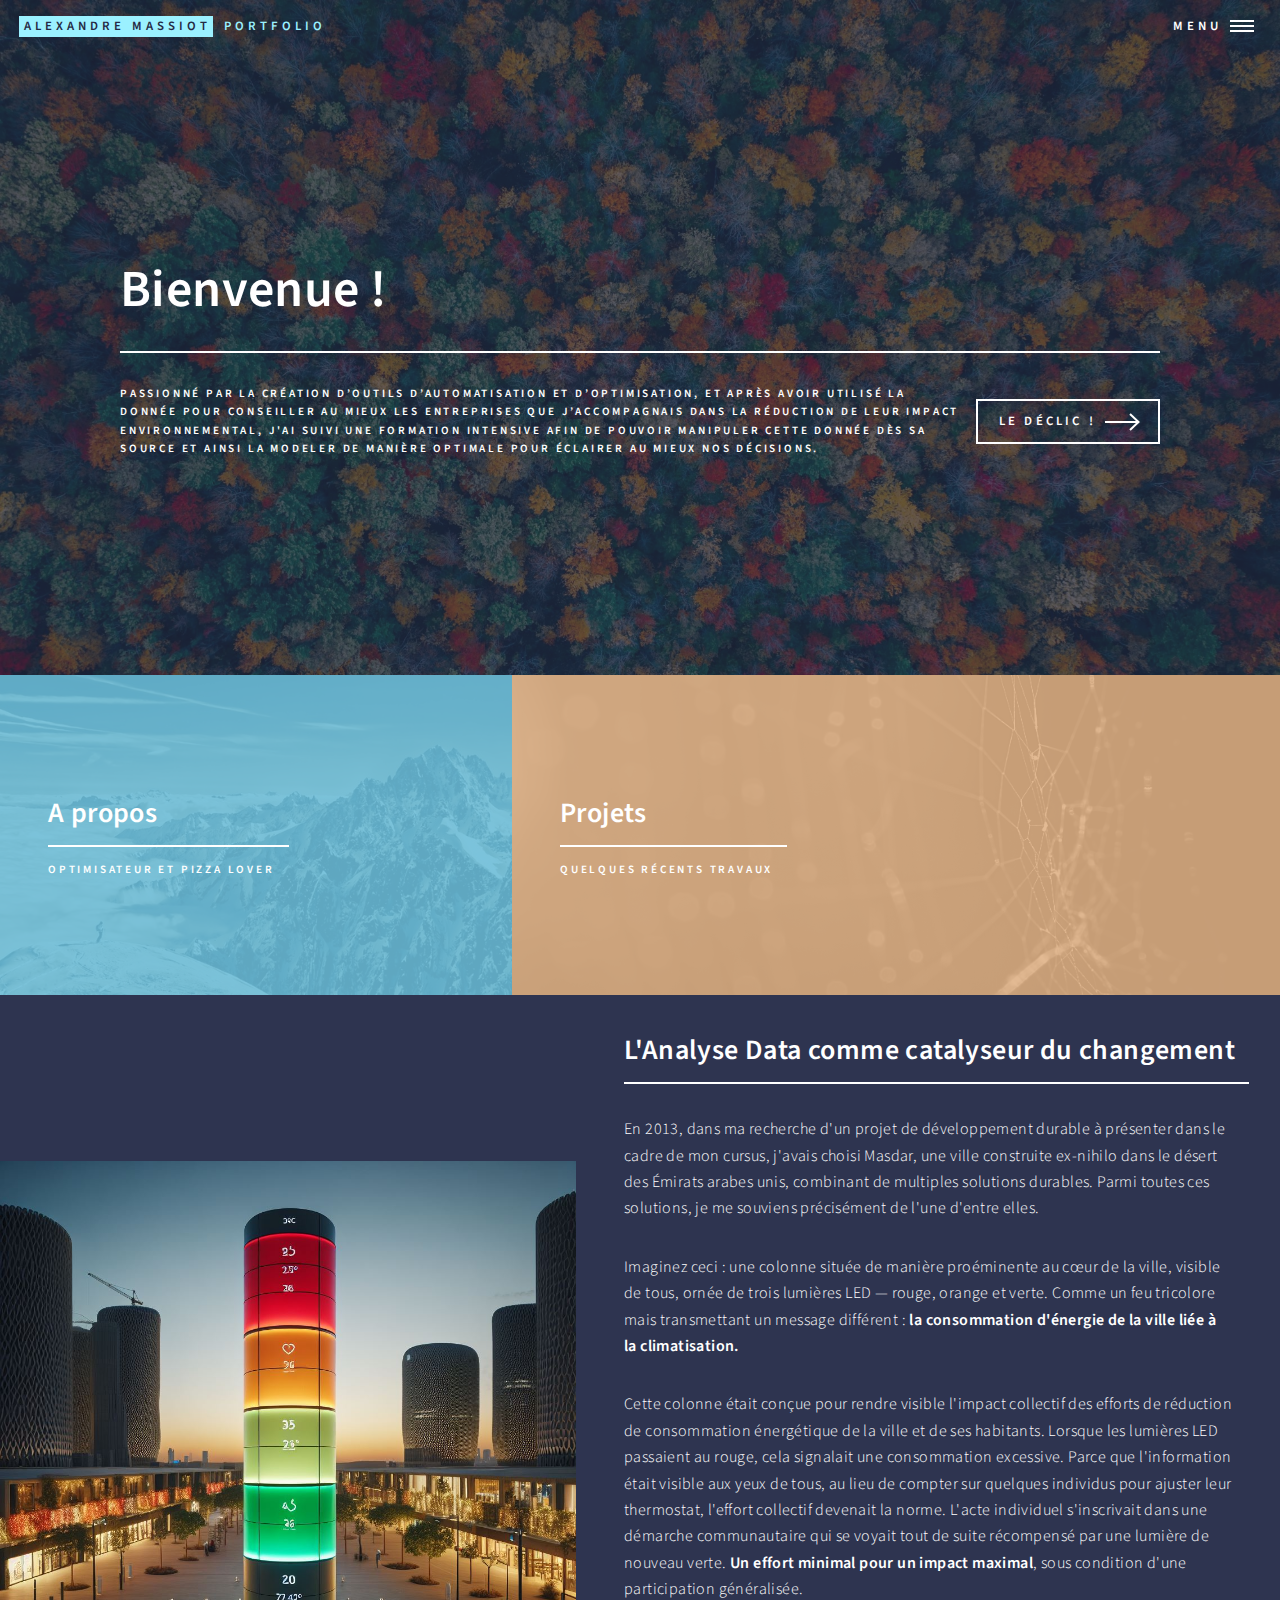
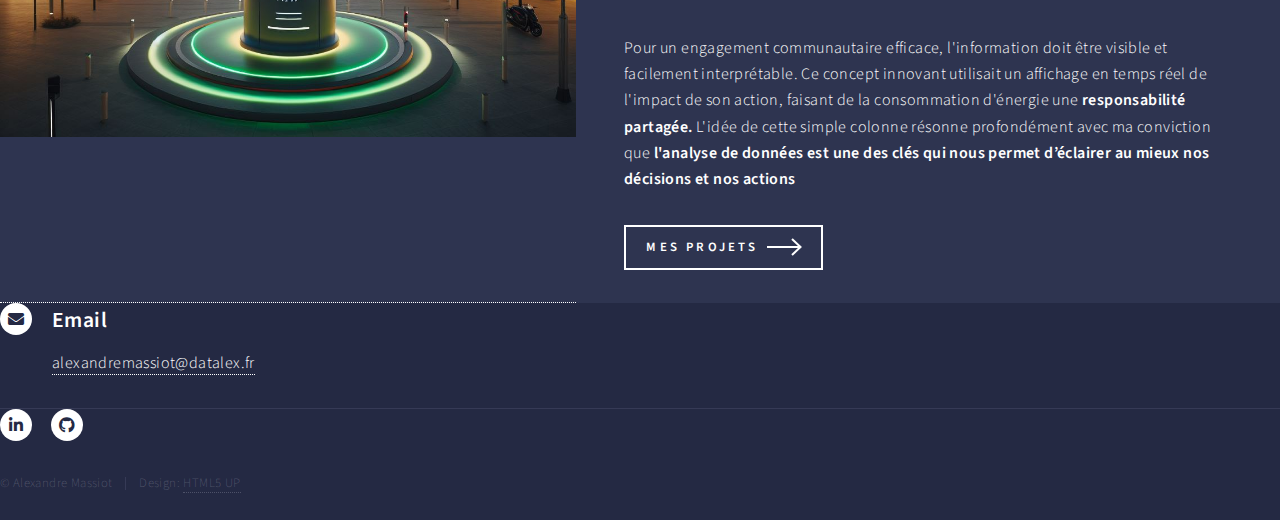
<file: index.html>
<!DOCTYPE HTML>
<!--
	Forty by HTML5 UP
	html5up.net | @ajlkn
	Free for personal and commercial use under the CCA 3.0 license (html5up.net/license)
-->
<html>
	<head>
		<!-- Google Tag Manager -->
		<script>(function(w,d,s,l,i){w[l]=w[l]||[];w[l].push({'gtm.start':
		new Date().getTime(),event:'gtm.js'});var f=d.getElementsByTagName(s)[0],
		j=d.createElement(s),dl=l!='dataLayer'?'&l='+l:'';j.async=true;j.src=
		'https://www.googletagmanager.com/gtm.js?id='+i+dl;f.parentNode.insertBefore(j,f);
		})(window,document,'script','dataLayer','GTM-MFZGXFBJ');</script>
		<!-- End Google Tag Manager -->
		<title>Alexandre Massiot</title>
		<meta charset="utf-8" />
		<meta name="viewport" content="width=device-width, initial-scale=1, user-scalable=no" />
		<link rel="stylesheet" href="assets/css/main.css" />
		<noscript><link rel="stylesheet" href="assets/css/noscript.css" /></noscript>
	</head>
	<body class="is-preload">
	<!-- Google Tag Manager (noscript) -->
	<noscript><iframe src="https://www.googletagmanager.com/ns.html?id=GTM-MFZGXFBJ"
	height="0" width="0" style="display:none;visibility:hidden"></iframe></noscript>
	<!-- End Google Tag Manager (noscript) -->

		<!-- Wrapper -->
			<div id="wrapper">

				<!-- Header -->
					<header id="header" class="alt">
						<a href="index.html" class="logo"><strong>ALEXANDRE MASSIOT</strong> <span>Portfolio</span></a>
						<nav>
							<a href="#menu">Menu</a>
						</nav>
					</header>

				<!-- Menu -->
					<nav id="menu">
						<ul class="links">
							<li><a href="index.html">Accueil</a></li>
							<li><a href="aboutmefr.html">A propos</a></li>
							<li><a href="projects.html">Projets</a></li>
							<!--<li><a href="elements.html">Elements</a></li>-->
						</ul>
						<ul class="actions stacked">
							<li><a href="#contact" class="button primary fit">Me contacter</a></li>
						</ul>
					</nav>

				<!-- Banner -->
					<section id="banner" class="major">
						<div class="inner">
							<span class="image">
								<img src="images/foret.jpg" alt="" />
							</span>
							<header class="major">
								<h1>Bienvenue !</h1>
							</header>
							<div class="content">
								<p>Passionné par la création d’outils d’automatisation et d’optimisation, et après avoir utilisé la donnée pour conseiller au mieux les entreprises que j’accompagnais dans la réduction de leur impact environnemental, j'ai suivi une formation intensive afin de pouvoir manipuler cette donnée dès sa source et ainsi la modeler de manière optimale pour éclairer au mieux nos décisions.</p>
								<ul class="actions">
									<li><a href="#two" class="button next scrolly">Le déclic !</a></li>
								</ul>
							</div>
						</div>
					</section>

				<!-- Main -->
					<div id="main">

						<!-- One -->
							<section id="one" class="tiles">
								<article>
									<span class="image">
										<img src="images/mat.jpg" alt="" />
									</span>
									<header class="major">
										<h3><a href="aboutmefr.html" class="link">A propos</a></h3>
										<p>Optimisateur et pizza lover</p>
									</header>
								</article>
								<article>
									<span class="image">
										<img src="images/spiderweb.jpg" alt="" />
									</span>
									<header class="major">
										<h3><a href="projects.html" class="link">Projets</a></h3>
										<p>Quelques récents travaux</p>
									</header>
								</article>
								<!-- To keep for later
								<article>
									<span class="image">
										<img src="images/pic03.jpg" alt="" />
									</span>
									<header class="major">
										<h3><a href="landing.html" class="link">Magna</a></h3>
										<p>Lorem etiam nullam</p>
									</header>
								</article>
								<article>
									<span class="image">
										<img src="images/pic04.jpg" alt="" />
									</span>
									<header class="major">
										<h3><a href="landing.html" class="link">Ipsum</a></h3>
										<p>Nisl sed aliquam</p>
									</header>
								</article>
								<article>
									<span class="image">
										<img src="images/pic05.jpg" alt="" />
									</span>
									<header class="major">
										<h3><a href="landing.html" class="link">Consequat</a></h3>
										<p>Ipsum dolor sit amet</p>
									</header>
								</article>
								<article>
									<span class="image">
										<img src="images/pic06.jpg" alt="" />
									</span>
									<header class="major">
										<h3><a href="landing.html" class="link">Etiam</a></h3>
										<p>Feugiat amet tempus</p>
									</header>
								</article> -->
							</section>

						<!-- Two -->
							<!--<section id="two">
								<div class="inner">
									<header class="major">
										<h2>Data Analysis as a catalyst for change</h2>
									</header>
									<p>Back in 2013, in my pursuit of innovative solutions for a sustainable development, I vividly recall an intriguing concept that has captured my imagination. I may have dreamed it as my attempts to find concrete information about this idea remain fruitless. Picture this: a column situated prominently in the heart of the city, visible to all, adorned with three LED lights—red, orange, and green. Like a tricolor signal but conveying a different message: the city's energy consumption linked to air conditioning.
									<p>This column was designed to make the collective impact and effort of the city's energy usage visible to everyone. When the LED lights showed red, it signaled excessive consumption, visible to all inhabitants. Instead of relying on a few individuals to adjust their thermostat settings, the concept encouraged a collective effort—raising awareness and fostering a community-wide commitment to conserve energy. A simple act of turning up the thermostat by one degree became a collective initiative with a profound impact. The core philosophy was minimal effort for maximum impact, contingent on widespread participation.</p>
									<p>For effective community engagement, information must be visible and easily interpretable. This innovative concept leveraged a real-time display to empower the community, making sustainability a shared responsibility. While I have been unable to verify the existence of such a column, the idea resonates deeply with my belief in using data visualization to drive sustainable behaviors. It serves as an inspiration for me, reflecting the potential of creative solutions to influence collective environmental consciousness.</p>
									<ul class="actions">
										<li><a href="projects.html" class="button next">Some of my projects</a></li>
									</ul>
								</div>
							</section>-->
							<section id="two" class="spotlights">
								<section>
									<a href="" class="image-text">
										<img src="images/masdar.jpg" alt="" data-position="center center" />
									</a>
									<div class="content">
										<div class="inner">
											<header class="major">
												<h2>L'Analyse Data comme catalyseur du changement</h2>
											</header>
											<p>En 2013, dans ma recherche d'un projet de développement durable à présenter dans le cadre de mon cursus, j'avais choisi Masdar, une ville construite ex-nihilo dans le désert des Émirats arabes unis, combinant de multiples solutions durables. Parmi toutes ces solutions, je me souviens précisément de l'une d'entre elles.</p>
											<p>Imaginez ceci : une colonne située de manière proéminente au cœur de la ville, visible de tous, ornée de trois lumières LED — rouge, orange et verte. Comme un feu tricolore mais transmettant un message différent : <strong>la consommation d'énergie de la ville liée à la climatisation.</strong></p>
											<p>Cette colonne était conçue pour rendre visible l'impact collectif des efforts de réduction de consommation énergétique de la ville et de ses habitants. Lorsque les lumières LED passaient au rouge, cela signalait une consommation excessive. Parce que l'information était visible aux yeux de tous, au lieu de compter sur quelques individus pour ajuster leur thermostat, l'effort collectif devenait la norme. L'acte individuel s'inscrivait dans une démarche communautaire qui se voyait tout de suite récompensé par une lumière de nouveau verte. <strong>Un effort minimal pour un impact maximal</strong>, sous condition d'une participation généralisée.</p>
											<p>Pour un engagement communautaire efficace, l'information doit être visible et facilement interprétable. Ce concept innovant utilisait un affichage en temps réel de l'impact de son action, faisant de la consommation d'énergie une <strong>responsabilité partagée.</strong> L'idée de cette simple colonne résonne profondément avec ma conviction que <strong>l'analyse de données est une des clés qui nous permet d’éclairer au mieux nos décisions et nos actions</strong></p>
											<ul class="actions">
												<li><a href="projects.html" class="button next">Mes projets</a></li>
											</ul>
										</div>
									</div>
								</section>

					</div>

				
					<section id="contact">
						<!-- Contact 
						<div class="inner">
							<section>
								<form method="post" action="#">
									<div class="fields">
										<div class="field half">
											<label for="name">Name</label>
											<input type="text" name="name" id="name" />
										</div>
										<div class="field half">
											<label for="email">Email</label>
											<input type="text" name="email" id="email" />
										</div>
										<div class="field">
											<label for="message">Message</label>
											<textarea name="message" id="message" rows="6"></textarea>
										</div>
									</div>
									<ul class="actions">
										<li><input type="submit" value="Send Message" class="primary" /></li>
										<li><input type="reset" value="Clear" /></li>
									</ul>
								</form>
							</section> -->
							<section class="split">
								<section>
									<div class="contact-method">
										<span class="icon solid alt fa-envelope"></span>
										<h3>Email</h3>
										<a href="#">alexandremassiot@datalex.fr</a>
									</div>
								</section>
								<!--
								<section>
									<div class="contact-method">
										<span class="icon solid alt fa-phone"></span>
										<h3>Phone</h3>
										<span>(000) 000-0000 x12387</span>
									</div>
								</section>
								<section>
									<div class="contact-method">
										<span class="icon solid alt fa-home"></span>
										<h3>Address</h3>
										<span>1234 Somewhere Road #5432<br />
										Nashville, TN 00000<br />
										United States of America</span>
									</div>
								</section>-->
							</section>
						</div>
					</section>

				<!-- Footer -->
					<footer id="footer">
						<div class="inner">
							<ul class="icons">
								<!--
								<li><a href="#" class="icon brands alt fa-twitter"><span class="label">Twitter</span></a></li>
								<li><a href="#" class="icon brands alt fa-facebook-f"><span class="label">Facebook</span></a></li>
								<li><a href="#" class="icon brands alt fa-instagram"><span class="label">Instagram</span></a></li>
								-->
								<li><a href="https://www.linkedin.com/in/alexandremassiot/" target="_blank" class="icon brands alt fa-linkedin-in"><span class="label">LinkedIn</span></a></li>
								<li><a href="https://github.com/NoCodeMass" target="_blank" class="icon brands alt fa-github"><span class="label">GitHub</span></a></li>
								
							</ul>
							<ul class="copyright">
								<li>&copy; Alexandre Massiot</li><li>Design: <a href="https://html5up.net">HTML5 UP</a></li>
							</ul>
						</div>
					</footer>

			</div>

		<!-- Scripts -->
			<script src="assets/js/jquery.min.js"></script>
			<script src="assets/js/jquery.scrolly.min.js"></script>
			<script src="assets/js/jquery.scrollex.min.js"></script>
			<script src="assets/js/browser.min.js"></script>
			<script src="assets/js/breakpoints.min.js"></script>
			<script src="assets/js/util.js"></script>
			<script src="assets/js/main.js"></script>

	</body>
</html>
</file>
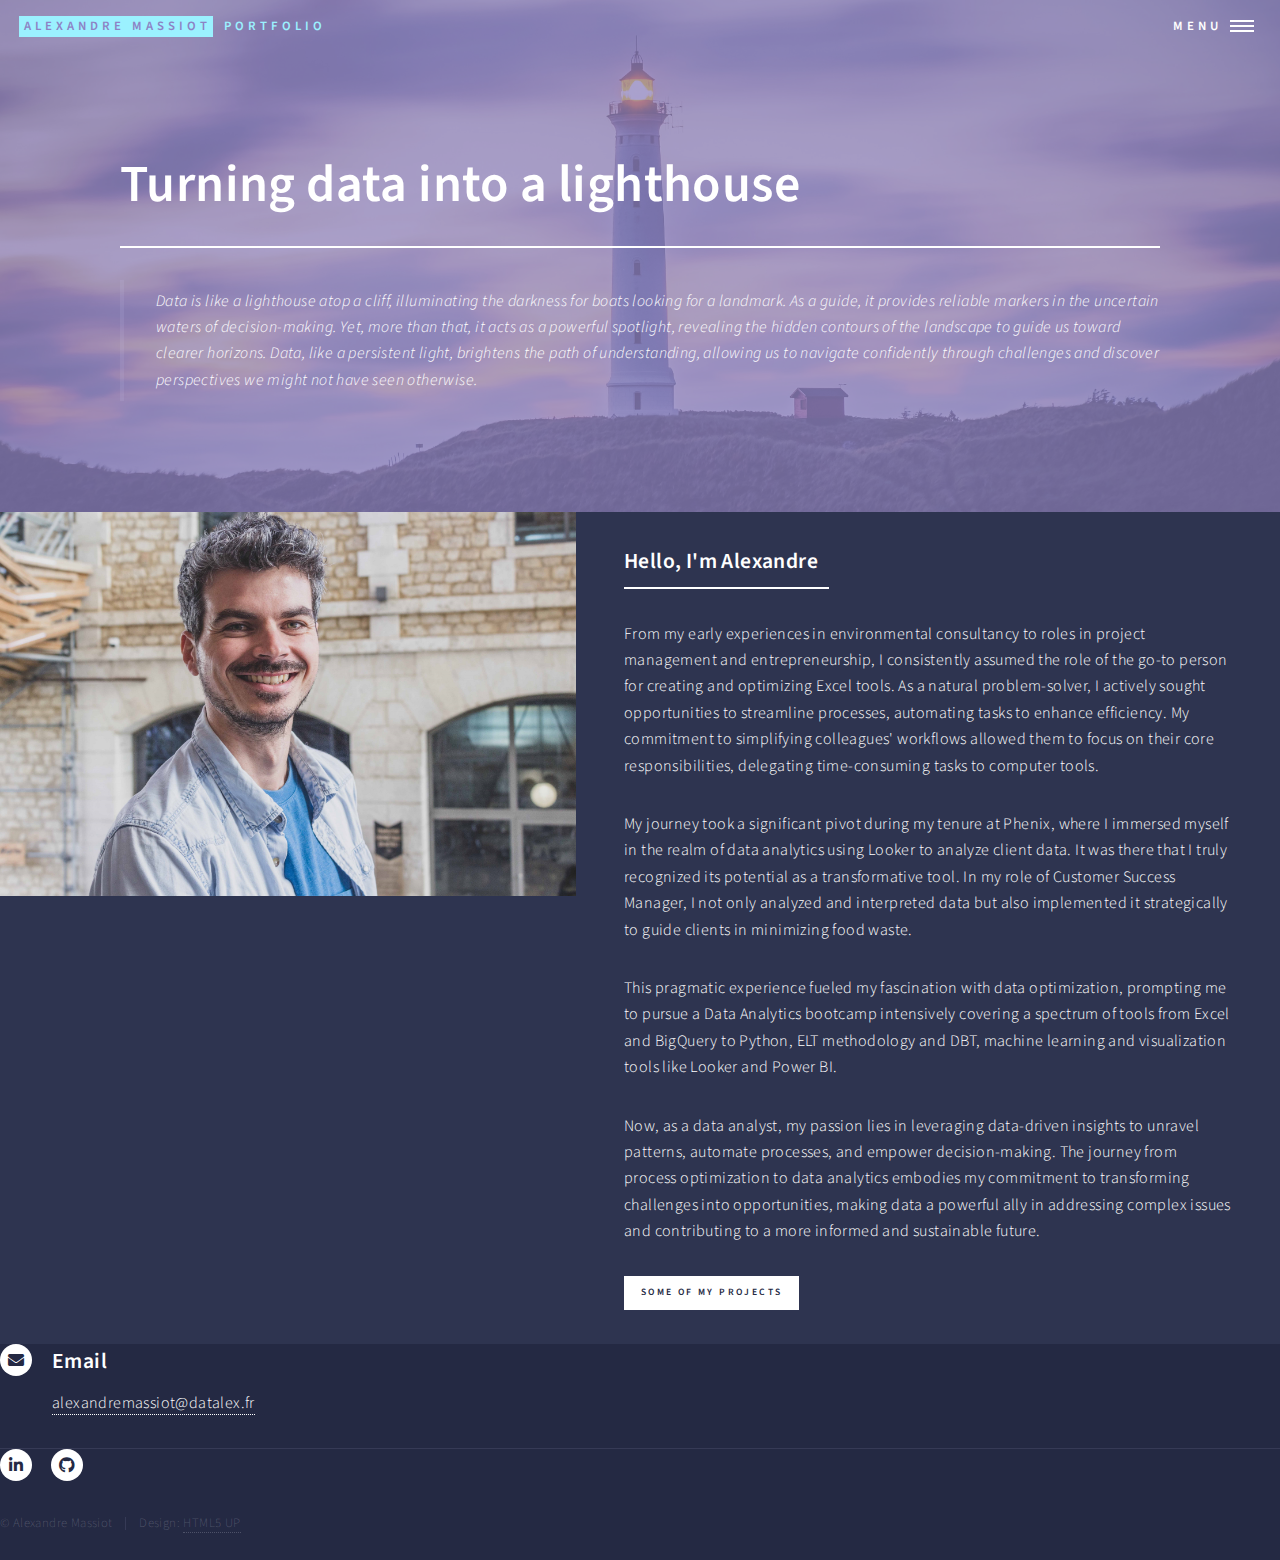
<file: aboutme.html>
<!DOCTYPE HTML>
<!--
	Forty by HTML5 UP
	html5up.net | @ajlkn
	Free for personal and commercial use under the CCA 3.0 license (html5up.net/license)
-->
<html>
	<head>
		<title>About me</title>
		<meta charset="utf-8" />
		<meta name="viewport" content="width=device-width, initial-scale=1, user-scalable=no" />
		<link rel="stylesheet" href="assets/css/main.css" />
		<noscript><link rel="stylesheet" href="assets/css/noscript.css" /></noscript>
	</head>
	<body class="is-preload">

		<!-- Wrapper -->
			<div id="wrapper">

				<!-- Header -->
				<!-- Note: The "styleN" class below should match that of the banner element. -->
					<header id="header" class="alt style2">
						<a href="index.html" class="logo"><strong>Alexandre Massiot</strong> <span>Portfolio</span></a>
						<nav>
							<a href="#menu">Menu</a>
						</nav>
					</header>

				<!-- Menu -->
					<nav id="menu">
						<ul class="links">
							<li><a href="index.html">Home</a></li>
							<li><a href="aboutme.html">About me</a></li>
							<li><a href="projects.html">Projects</a></li>
							<!--<li><a href="elements.html">Elements</a></li>-->
						</ul>
						<ul class="actions stacked">
							<li><a href="#contact" class="button primary fit">Get in touch</a></li>
						</ul>
					</nav>

				<!-- Banner -->
				<!-- Note: The "styleN" class below should match that of the header element. -->
					<section id="banner" class="style2">
						<div class="inner">
							<span class="image">
								<img src="images/lighthouse.jpg" alt="" />
							</span>
							<header class="major">
								<h1>Turning data into a lighthouse</h1>
							</header>
							<div class="content">
								<blockquote>Data is like a lighthouse atop a cliff, illuminating the darkness for boats looking for a landmark. As a guide, it provides reliable markers in the uncertain waters of decision-making. Yet, more than that, it acts as a powerful spotlight, revealing the hidden contours of the landscape to guide us toward clearer horizons. Data, like a persistent light, brightens the path of understanding, allowing us to navigate confidently through challenges and discover perspectives we might not have seen otherwise.</blockquote>
							</div>
						</div>
					</section>

				<!-- Main -->
					<div id="main">

						<!-- One 
							<section id="one">
								<div class="inner">
									<header class="major">
										<h2>Sed amet aliquam</h2>
									</header>
									<p>Nullam et orci eu lorem consequat tincidunt vivamus et sagittis magna sed nunc rhoncus condimentum sem. In efficitur ligula tate urna. Maecenas massa vel lacinia pellentesque lorem ipsum dolor. Nullam et orci eu lorem consequat tincidunt. Vivamus et sagittis libero. Nullam et orci eu lorem consequat tincidunt vivamus et sagittis magna sed nunc rhoncus condimentum sem. In efficitur ligula tate urna.</p>
								</div>
							</section>-->

						<!-- Two -->
							<section id="two" class="spotlights">
								<section>
									<a href="generic.html" class="image">
										<img src="images/alex.jpg" alt="" data-position="center center" />
									</a>
									<div class="content">
										<div class="inner">
											<header class="major">
												<h3>Hello, I'm Alexandre</h3>
											</header>
											<p>From my early experiences in environmental consultancy to roles in project management and entrepreneurship, I consistently assumed the role of the go-to person for creating and optimizing Excel tools. As a natural problem-solver, I actively sought opportunities to streamline processes, automating tasks to enhance efficiency. My commitment to simplifying colleagues' workflows allowed them to focus on their core responsibilities, delegating time-consuming tasks to computer tools.</p>
											<p>My journey took a significant pivot during my tenure at Phenix, where I immersed myself in the realm of data analytics using Looker to analyze client data. It was there that I truly recognized its potential as a transformative tool. In my role of Customer Success Manager, I not only analyzed and interpreted data but also implemented it strategically to guide clients in minimizing food waste.</p>
											<p>This pragmatic experience fueled my fascination with data optimization, prompting me to pursue a Data Analytics bootcamp intensively covering a spectrum of tools from Excel and BigQuery to Python, ELT methodology and DBT, machine learning and visualization tools like Looker and Power BI.</p>
											<p>Now, as a data analyst, my passion lies in leveraging data-driven insights to unravel patterns, automate processes, and empower decision-making. The journey from process optimization to data analytics embodies my commitment to transforming challenges into opportunities, making data a powerful ally in addressing complex issues and contributing to a more informed and sustainable future.</p>
											<ul class="actions">
												<li><a href="projects.html" class="button primary fit small">Some of my projects</a></li>
											</ul>
										</div>
									</div>
								</section>
								<!--<section>
									<a href="generic.html" class="image">
										<img src="images/pic09.jpg" alt="" data-position="top center" />
									</a>
									<div class="content">
										<div class="inner">
											<header class="major">
												<h3>Rhoncus magna</h3>
											</header>
											<p>Nullam et orci eu lorem consequat tincidunt vivamus et sagittis magna sed nunc rhoncus condimentum sem. In efficitur ligula tate urna. Maecenas massa sed magna lacinia magna pellentesque lorem ipsum dolor. Nullam et orci eu lorem consequat tincidunt. Vivamus et sagittis tempus.</p>
											<ul class="actions">
												<li><a href="generic.html" class="button">Learn more</a></li>
											</ul>
										</div>
									</div>
								</section>
								<section>
									<a href="generic.html" class="image">
										<img src="images/pic10.jpg" alt="" data-position="25% 25%" />
									</a>
									<div class="content">
										<div class="inner">
											<header class="major">
												<h3>Sed nunc ligula</h3>
											</header>
											<p>Nullam et orci eu lorem consequat tincidunt vivamus et sagittis magna sed nunc rhoncus condimentum sem. In efficitur ligula tate urna. Maecenas massa sed magna lacinia magna pellentesque lorem ipsum dolor. Nullam et orci eu lorem consequat tincidunt. Vivamus et sagittis tempus.</p>
											<ul class="actions">
												<li><a href="generic.html" class="button">Learn more</a></li>
											</ul>
										</div>
									</div>
								</section>
							</section>-->

						<!-- Three 
							<section id="three">
								<div class="inner">
									<header class="major">
										<h2>Massa libero</h2>
									</header>
									<p>Nullam et orci eu lorem consequat tincidunt vivamus et sagittis libero. Mauris aliquet magna magna sed nunc rhoncus pharetra. Pellentesque condimentum sem. In efficitur ligula tate urna. Maecenas laoreet massa vel lacinia pellentesque lorem ipsum dolor. Nullam et orci eu lorem consequat tincidunt. Vivamus et sagittis libero. Mauris aliquet magna magna sed nunc rhoncus amet pharetra et feugiat tempus.</p>
									<ul class="actions">
										<li><a href="generic.html" class="button next">Get Started</a></li>
									</ul>
								</div>
							</section>-->

					</div>

				<!-- Contact -->
				<section id="contact">
					<!-- Contact 
					<div class="inner">
						<section>
							<form method="post" action="#">
								<div class="fields">
									<div class="field half">
										<label for="name">Name</label>
										<input type="text" name="name" id="name" />
									</div>
									<div class="field half">
										<label for="email">Email</label>
										<input type="text" name="email" id="email" />
									</div>
									<div class="field">
										<label for="message">Message</label>
										<textarea name="message" id="message" rows="6"></textarea>
									</div>
								</div>
								<ul class="actions">
									<li><input type="submit" value="Send Message" class="primary" /></li>
									<li><input type="reset" value="Clear" /></li>
								</ul>
							</form>
						</section> -->
						<section class="split">
							<section>
								<div class="contact-method">
									<span class="icon solid alt fa-envelope"></span>
									<h3>Email</h3>
									<a href="#">alexandremassiot@datalex.fr</a>
								</div>
							</section>
							<!--
							<section>
								<div class="contact-method">
									<span class="icon solid alt fa-phone"></span>
									<h3>Phone</h3>
									<span>(000) 000-0000 x12387</span>
								</div>
							</section>
							<section>
								<div class="contact-method">
									<span class="icon solid alt fa-home"></span>
									<h3>Address</h3>
									<span>1234 Somewhere Road #5432<br />
									Nashville, TN 00000<br />
									United States of America</span>
								</div>
							</section>-->
						</section>
					</div>
				</section>

			<!-- Footer -->
				<footer id="footer">
					<div class="inner">
						<ul class="icons">
							<!--
							<li><a href="#" class="icon brands alt fa-twitter"><span class="label">Twitter</span></a></li>
							<li><a href="#" class="icon brands alt fa-facebook-f"><span class="label">Facebook</span></a></li>
							<li><a href="#" class="icon brands alt fa-instagram"><span class="label">Instagram</span></a></li>
							-->
							<li><a href="https://www.linkedin.com/in/alexandremassiot/" target="_blank" class="icon brands alt fa-linkedin-in"><span class="label">LinkedIn</span></a></li>
							<li><a href="https://github.com/NoCodeMass" target="_blank" class="icon brands alt fa-github"><span class="label">GitHub</span></a></li>
							
						</ul>
						<ul class="copyright">
							<li>&copy; Alexandre Massiot</li><li>Design: <a href="https://html5up.net">HTML5 UP</a></li>
						</ul>
					</div>
				</footer>
			</div>

		<!-- Scripts -->
			<script src="assets/js/jquery.min.js"></script>
			<script src="assets/js/jquery.scrolly.min.js"></script>
			<script src="assets/js/jquery.scrollex.min.js"></script>
			<script src="assets/js/browser.min.js"></script>
			<script src="assets/js/breakpoints.min.js"></script>
			<script src="assets/js/util.js"></script>
			<script src="assets/js/main.js"></script>

	</body>
</html>
</file>
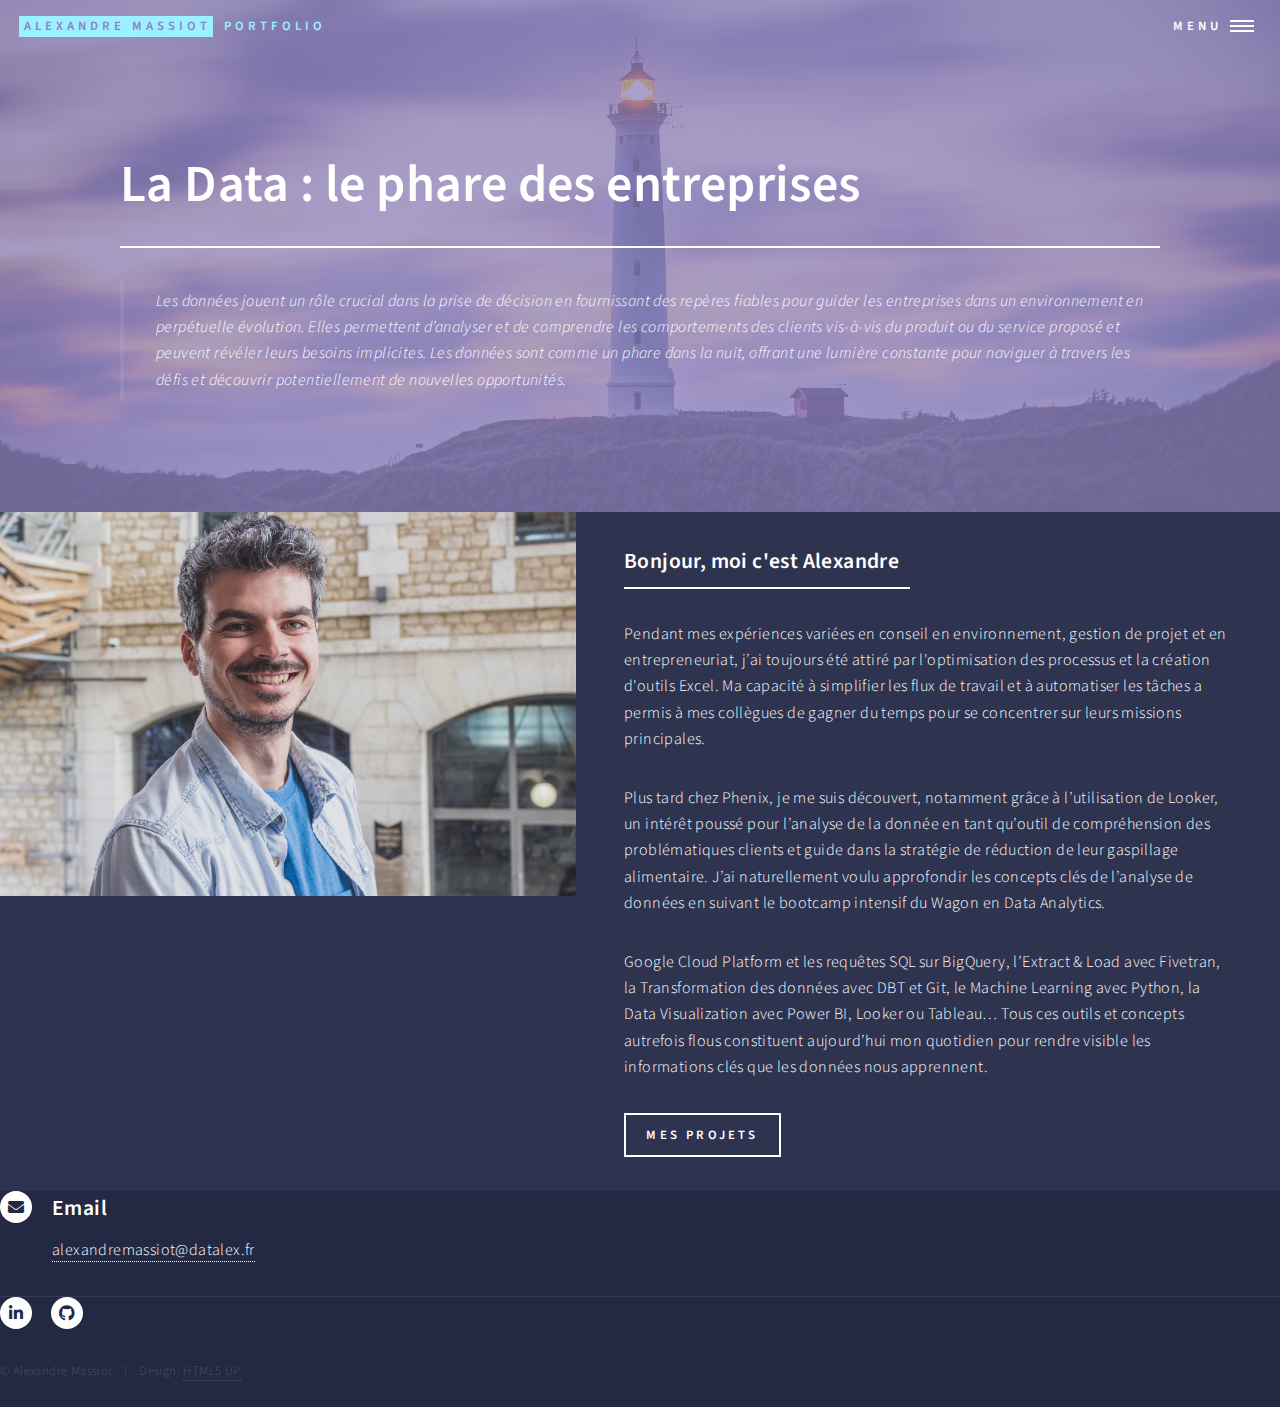
<file: aboutmefr.html>
<!DOCTYPE HTML>
<!--
	Forty by HTML5 UP
	html5up.net | @ajlkn
	Free for personal and commercial use under the CCA 3.0 license (html5up.net/license)
-->
<html>
	<head>
		<title>About me</title>
		<meta charset="utf-8" />
		<meta name="viewport" content="width=device-width, initial-scale=1, user-scalable=no" />
		<link rel="stylesheet" href="assets/css/main.css" />
		<noscript><link rel="stylesheet" href="assets/css/noscript.css" /></noscript>
	</head>
	<body class="is-preload">

		<!-- Wrapper -->
			<div id="wrapper">

				<!-- Header -->
				<!-- Note: The "styleN" class below should match that of the banner element. -->
					<header id="header" class="alt style2">
						<a href="index.html" class="logo"><strong>Alexandre Massiot</strong> <span>Portfolio</span></a>
						<nav>
							<a href="#menu">Menu</a>
						</nav>
					</header>

				<!-- Menu -->
					<nav id="menu">
						<ul class="links">
							<li><a href="index.html">Accueil</a></li>
							<li><a href="aboutmefr.html">A propos</a></li>
							<li><a href="projects.html">Projets</a></li>
							<!--<li><a href="elements.html">Elements</a></li>-->
						</ul>
						<ul class="actions stacked">
							<li><a href="#contact" class="button primary fit">Me contacter</a></li>
						</ul>
					</nav>

				<!-- Banner -->
				<!-- Note: The "styleN" class below should match that of the header element. -->
					<section id="banner" class="style2">
						<div class="inner">
							<span class="image">
								<img src="images/lighthouse.jpg" alt="" />
							</span>
							<header class="major">
								<h1>La Data : le phare des entreprises</h1>
							</header>
							<div class="content">
								<blockquote>Les données jouent un rôle crucial dans la prise de décision en fournissant des repères fiables pour guider les entreprises dans un environnement en perpétuelle évolution. Elles permettent d’analyser et de comprendre les comportements des clients vis-à-vis du produit ou du service proposé et peuvent révéler leurs besoins implicites. Les données sont comme un phare dans la nuit, offrant une lumière constante pour naviguer à travers les défis et découvrir potentiellement de nouvelles opportunités.</blockquote>
							</div>
						</div>
					</section>

				<!-- Main -->
					<div id="main">

						<!-- One 
							<section id="one">
								<div class="inner">
									<header class="major">
										<h2>Sed amet aliquam</h2>
									</header>
									<p>Nullam et orci eu lorem consequat tincidunt vivamus et sagittis magna sed nunc rhoncus condimentum sem. In efficitur ligula tate urna. Maecenas massa vel lacinia pellentesque lorem ipsum dolor. Nullam et orci eu lorem consequat tincidunt. Vivamus et sagittis libero. Nullam et orci eu lorem consequat tincidunt vivamus et sagittis magna sed nunc rhoncus condimentum sem. In efficitur ligula tate urna.</p>
								</div>
							</section>-->

						<!-- Two -->
							<section id="two" class="spotlights">
								<section>
									<a href="generic.html" class="image">
										<img src="images/alex.jpg" alt="" data-position="center center" />
									</a>
									<div class="content">
										<div class="inner">
											<header class="major">
												<h3>Bonjour, moi c'est Alexandre</h3>
											</header>
											<p>Pendant mes expériences variées en conseil en environnement, gestion de projet et en entrepreneuriat, j’ai toujours été attiré par l'optimisation des processus et la création d'outils Excel. 
												Ma capacité à simplifier les flux de travail et à automatiser les tâches a permis à mes collègues de gagner du temps pour se concentrer sur leurs missions principales. 
											</p>
											<p>Plus tard chez Phenix, je me suis découvert, notamment grâce à l’utilisation de Looker, un intérêt poussé pour l’analyse de la donnée en tant qu’outil de compréhension des problématiques clients et guide dans la stratégie de réduction de leur gaspillage alimentaire.
												J’ai naturellement voulu approfondir les concepts clés de l’analyse de données en suivant le bootcamp intensif du Wagon en Data Analytics.
											</p>
											<p>Google Cloud Platform et les requêtes SQL sur BigQuery, l’Extract & Load avec Fivetran, la Transformation des données avec DBT et Git, le Machine Learning avec Python, la Data Visualization avec Power BI, Looker ou Tableau… 
												Tous ces outils et concepts autrefois flous constituent aujourd’hui mon quotidien pour rendre visible les informations clés que les données nous apprennent.
											</p>
											<ul class="actions">
												<li><a href="projects.html" class="button">Mes projets</a></li>
											</ul>
										</div>
									</div>
								</section>
								<!--<section>
									<a href="generic.html" class="image">
										<img src="images/pic09.jpg" alt="" data-position="top center" />
									</a>
									<div class="content">
										<div class="inner">
											<header class="major">
												<h3>Rhoncus magna</h3>
											</header>
											<p>Nullam et orci eu lorem consequat tincidunt vivamus et sagittis magna sed nunc rhoncus condimentum sem. In efficitur ligula tate urna. Maecenas massa sed magna lacinia magna pellentesque lorem ipsum dolor. Nullam et orci eu lorem consequat tincidunt. Vivamus et sagittis tempus.</p>
											<ul class="actions">
												<li><a href="generic.html" class="button">Learn more</a></li>
											</ul>
										</div>
									</div>
								</section>
								<section>
									<a href="generic.html" class="image">
										<img src="images/pic10.jpg" alt="" data-position="25% 25%" />
									</a>
									<div class="content">
										<div class="inner">
											<header class="major">
												<h3>Sed nunc ligula</h3>
											</header>
											<p>Nullam et orci eu lorem consequat tincidunt vivamus et sagittis magna sed nunc rhoncus condimentum sem. In efficitur ligula tate urna. Maecenas massa sed magna lacinia magna pellentesque lorem ipsum dolor. Nullam et orci eu lorem consequat tincidunt. Vivamus et sagittis tempus.</p>
											<ul class="actions">
												<li><a href="generic.html" class="button">Learn more</a></li>
											</ul>
										</div>
									</div>
								</section>
							</section>-->

						<!-- Three 
							<section id="three">
								<div class="inner">
									<header class="major">
										<h2>Massa libero</h2>
									</header>
									<p>Nullam et orci eu lorem consequat tincidunt vivamus et sagittis libero. Mauris aliquet magna magna sed nunc rhoncus pharetra. Pellentesque condimentum sem. In efficitur ligula tate urna. Maecenas laoreet massa vel lacinia pellentesque lorem ipsum dolor. Nullam et orci eu lorem consequat tincidunt. Vivamus et sagittis libero. Mauris aliquet magna magna sed nunc rhoncus amet pharetra et feugiat tempus.</p>
									<ul class="actions">
										<li><a href="generic.html" class="button next">Get Started</a></li>
									</ul>
								</div>
							</section>-->

					</div>

				<!-- Contact -->
				<section id="contact">
					<!-- Contact 
					<div class="inner">
						<section>
							<form method="post" action="#">
								<div class="fields">
									<div class="field half">
										<label for="name">Name</label>
										<input type="text" name="name" id="name" />
									</div>
									<div class="field half">
										<label for="email">Email</label>
										<input type="text" name="email" id="email" />
									</div>
									<div class="field">
										<label for="message">Message</label>
										<textarea name="message" id="message" rows="6"></textarea>
									</div>
								</div>
								<ul class="actions">
									<li><input type="submit" value="Send Message" class="primary" /></li>
									<li><input type="reset" value="Clear" /></li>
								</ul>
							</form>
						</section> -->
						<section class="split">
							<section>
								<div class="contact-method">
									<span class="icon solid alt fa-envelope"></span>
									<h3>Email</h3>
									<a href="#">alexandremassiot@datalex.fr</a>
								</div>
							</section>
							<!--
							<section>
								<div class="contact-method">
									<span class="icon solid alt fa-phone"></span>
									<h3>Phone</h3>
									<span>(000) 000-0000 x12387</span>
								</div>
							</section>
							<section>
								<div class="contact-method">
									<span class="icon solid alt fa-home"></span>
									<h3>Address</h3>
									<span>1234 Somewhere Road #5432<br />
									Nashville, TN 00000<br />
									United States of America</span>
								</div>
							</section>-->
						</section>
					</div>
				</section>

			<!-- Footer -->
				<footer id="footer">
					<div class="inner">
						<ul class="icons">
							<!--
							<li><a href="#" class="icon brands alt fa-twitter"><span class="label">Twitter</span></a></li>
							<li><a href="#" class="icon brands alt fa-facebook-f"><span class="label">Facebook</span></a></li>
							<li><a href="#" class="icon brands alt fa-instagram"><span class="label">Instagram</span></a></li>
							-->
							<li><a href="https://www.linkedin.com/in/alexandremassiot/" target="_blank" class="icon brands alt fa-linkedin-in"><span class="label">LinkedIn</span></a></li>
							<li><a href="https://github.com/NoCodeMass" target="_blank" class="icon brands alt fa-github"><span class="label">GitHub</span></a></li>
							
						</ul>
						<ul class="copyright">
							<li>&copy; Alexandre Massiot</li><li>Design: <a href="https://html5up.net">HTML5 UP</a></li>
						</ul>
					</div>
				</footer>
			</div>

		<!-- Scripts -->
			<script src="assets/js/jquery.min.js"></script>
			<script src="assets/js/jquery.scrolly.min.js"></script>
			<script src="assets/js/jquery.scrollex.min.js"></script>
			<script src="assets/js/browser.min.js"></script>
			<script src="assets/js/breakpoints.min.js"></script>
			<script src="assets/js/util.js"></script>
			<script src="assets/js/main.js"></script>

	</body>
</html>
</file>
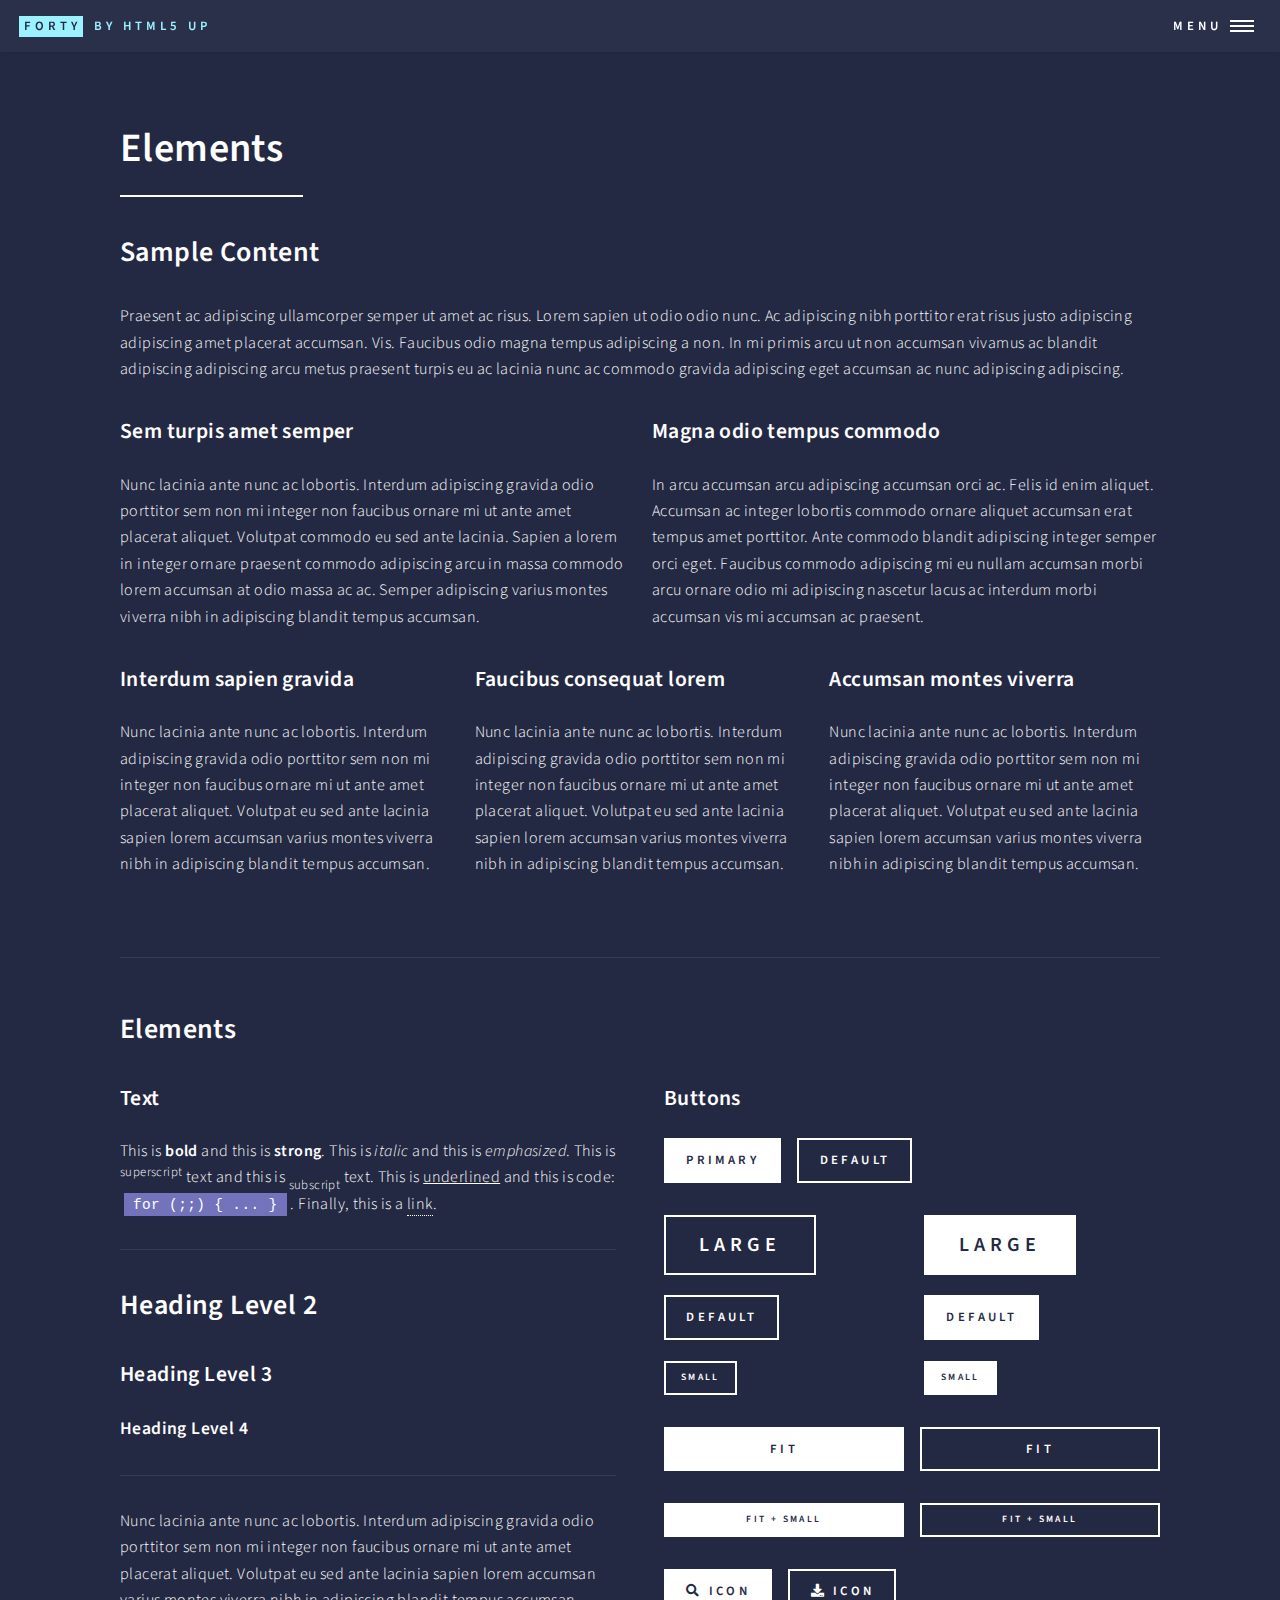
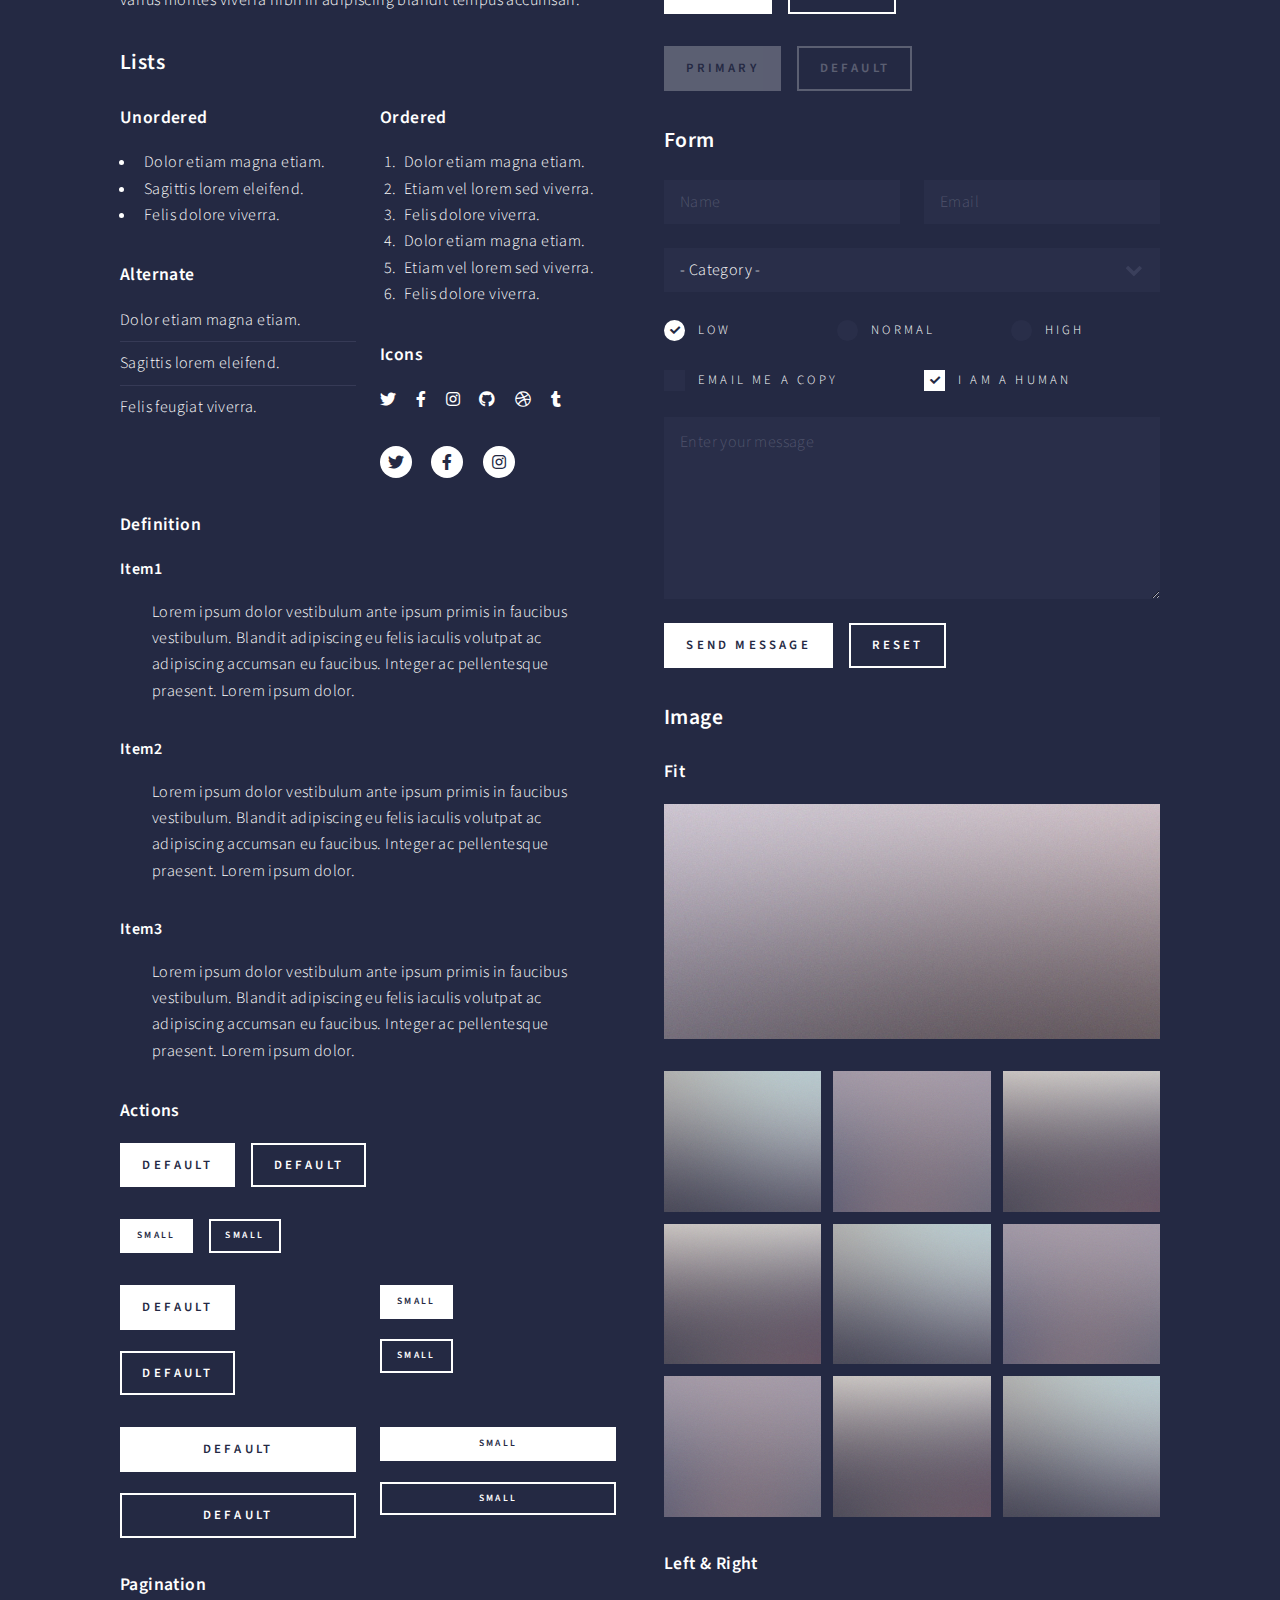
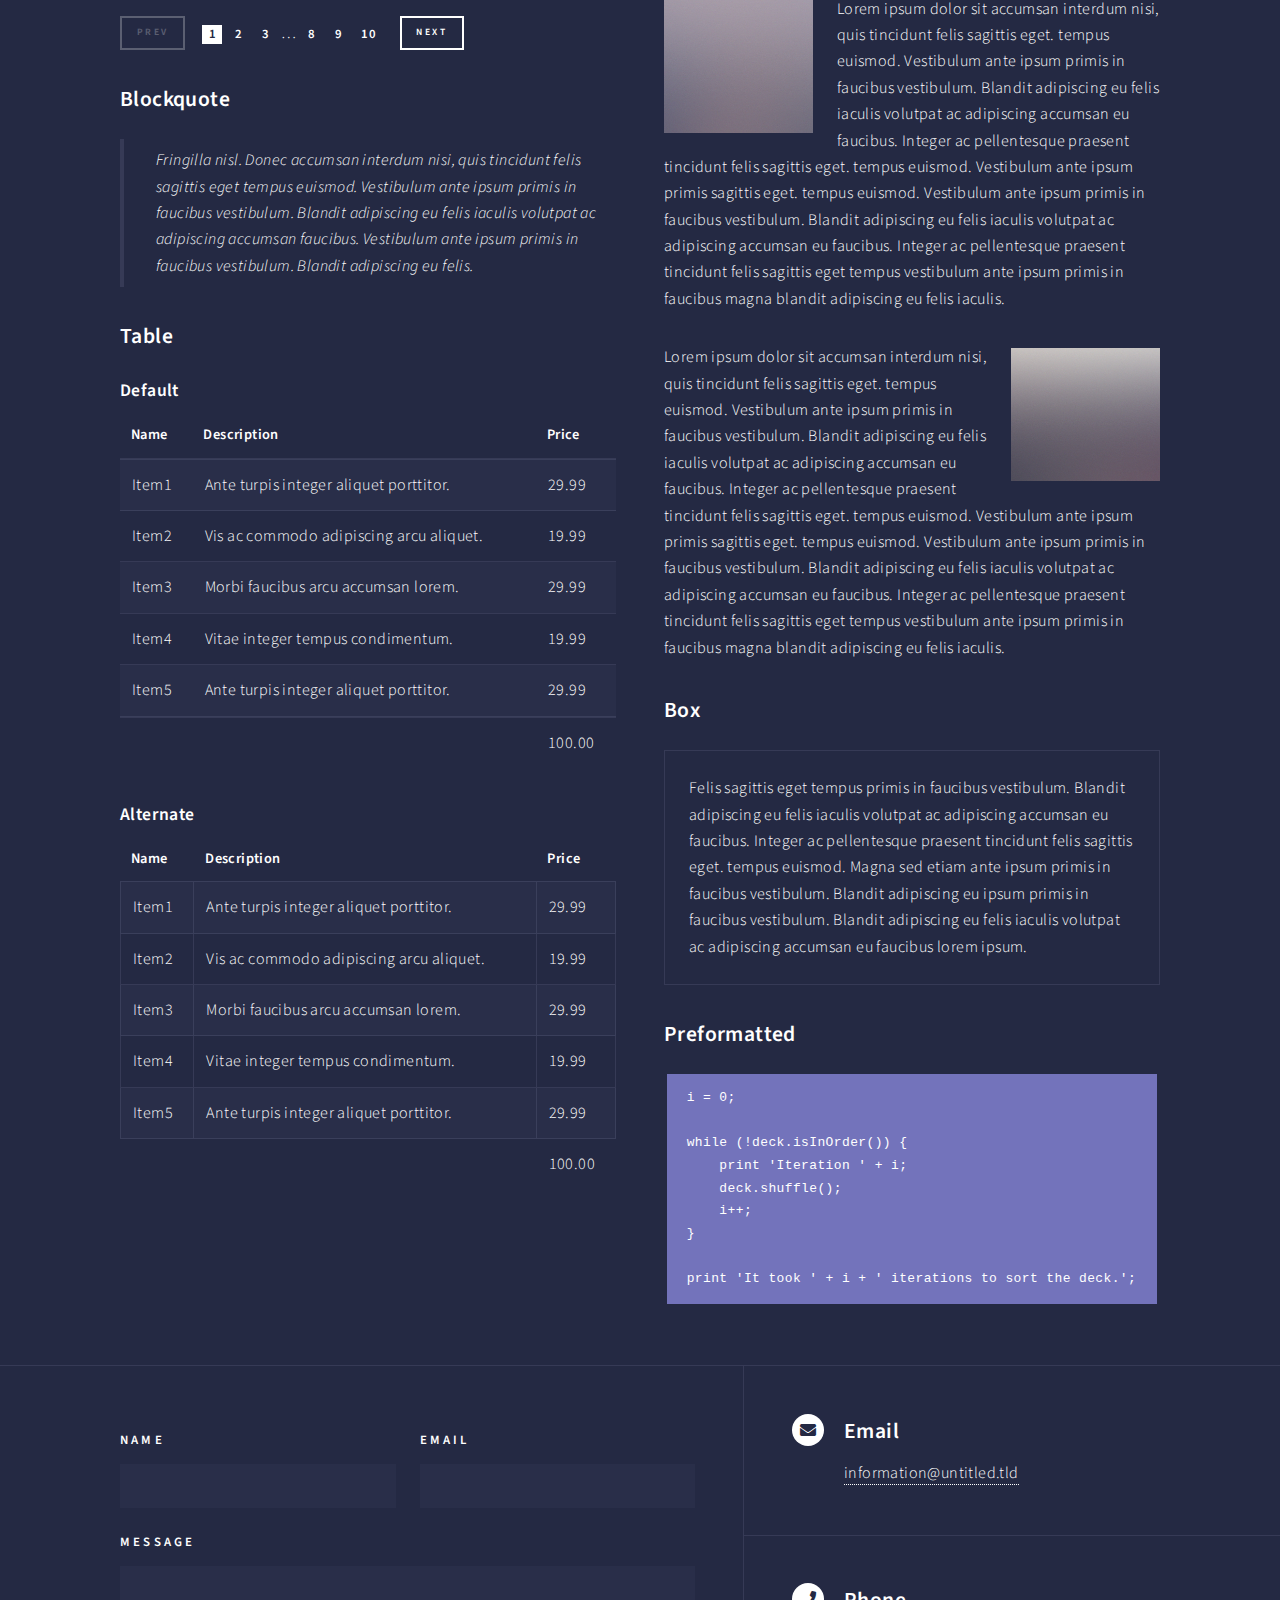
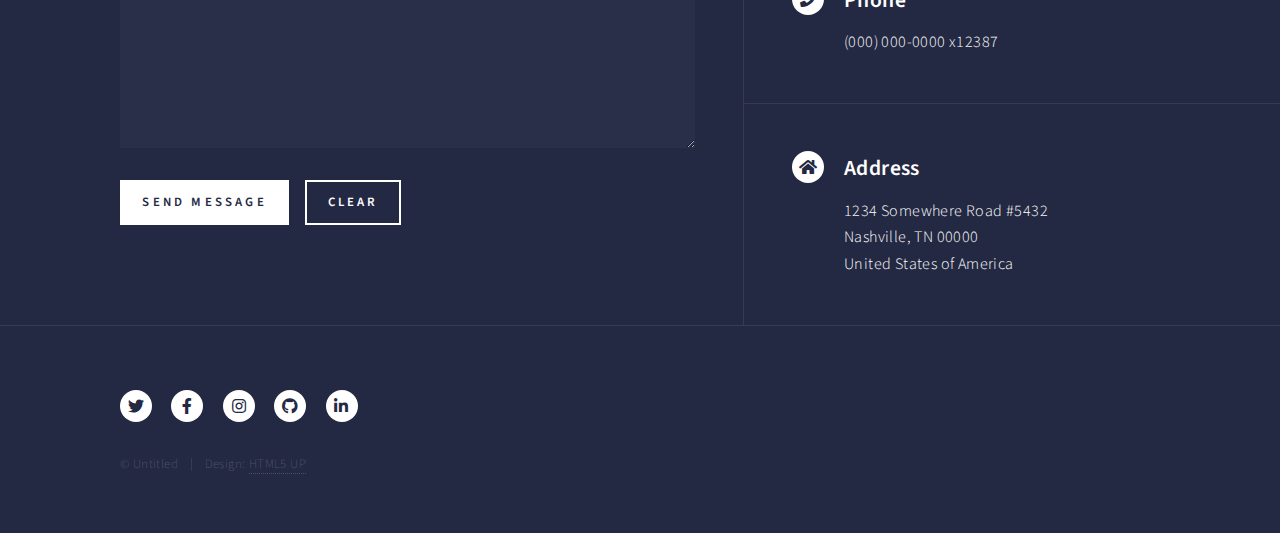
<file: elements.html>
<!DOCTYPE HTML>
<!--
	Forty by HTML5 UP
	html5up.net | @ajlkn
	Free for personal and commercial use under the CCA 3.0 license (html5up.net/license)
-->
<html>
	<head>
		<title>Elements - Forty by HTML5 UP</title>
		<meta charset="utf-8" />
		<meta name="viewport" content="width=device-width, initial-scale=1, user-scalable=no" />
		<link rel="stylesheet" href="assets/css/main.css" />
		<noscript><link rel="stylesheet" href="assets/css/noscript.css" /></noscript>
	</head>
	<body class="is-preload">

		<!-- Wrapper -->
			<div id="wrapper">

				<!-- Header -->
					<header id="header">
						<a href="index.html" class="logo"><strong>Forty</strong> <span>by HTML5 UP</span></a>
						<nav>
							<a href="#menu">Menu</a>
						</nav>
					</header>

				<!-- Menu -->
					<nav id="menu">
						<ul class="links">
							<li><a href="index.html">Home</a></li>
							<li><a href="landing.html">Landing</a></li>
							<li><a href="generic.html">Generic</a></li>
							<li><a href="elements.html">Elements</a></li>
						</ul>
						<ul class="actions stacked">
							<li><a href="#" class="button primary fit">Get Started</a></li>
							<li><a href="#" class="button fit">Log In</a></li>
						</ul>
					</nav>

				<!-- Main -->
					<div id="main" class="alt">

						<!-- One -->
							<section id="one">
								<div class="inner">
									<header class="major">
										<h1>Elements</h1>
									</header>

									<!-- Content -->
										<h2 id="content">Sample Content</h2>
										<p>Praesent ac adipiscing ullamcorper semper ut amet ac risus. Lorem sapien ut odio odio nunc. Ac adipiscing nibh porttitor erat risus justo adipiscing adipiscing amet placerat accumsan. Vis. Faucibus odio magna tempus adipiscing a non. In mi primis arcu ut non accumsan vivamus ac blandit adipiscing adipiscing arcu metus praesent turpis eu ac lacinia nunc ac commodo gravida adipiscing eget accumsan ac nunc adipiscing adipiscing.</p>
										<div class="row">
											<div class="col-6 col-12-small">
												<h3>Sem turpis amet semper</h3>
												<p>Nunc lacinia ante nunc ac lobortis. Interdum adipiscing gravida odio porttitor sem non mi integer non faucibus ornare mi ut ante amet placerat aliquet. Volutpat commodo eu sed ante lacinia. Sapien a lorem in integer ornare praesent commodo adipiscing arcu in massa commodo lorem accumsan at odio massa ac ac. Semper adipiscing varius montes viverra nibh in adipiscing blandit tempus accumsan.</p>
											</div>
											<div class="col-6 col-12-small">
												<h3>Magna odio tempus commodo</h3>
												<p>In arcu accumsan arcu adipiscing accumsan orci ac. Felis id enim aliquet. Accumsan ac integer lobortis commodo ornare aliquet accumsan erat tempus amet porttitor. Ante commodo blandit adipiscing integer semper orci eget. Faucibus commodo adipiscing mi eu nullam accumsan morbi arcu ornare odio mi adipiscing nascetur lacus ac interdum morbi accumsan vis mi accumsan ac praesent.</p>
											</div>
											<!-- Break -->
											<div class="col-4 col-12-medium">
												<h3>Interdum sapien gravida</h3>
												<p>Nunc lacinia ante nunc ac lobortis. Interdum adipiscing gravida odio porttitor sem non mi integer non faucibus ornare mi ut ante amet placerat aliquet. Volutpat eu sed ante lacinia sapien lorem accumsan varius montes viverra nibh in adipiscing blandit tempus accumsan.</p>
											</div>
											<div class="col-4 col-12-medium">
												<h3>Faucibus consequat lorem</h3>
												<p>Nunc lacinia ante nunc ac lobortis. Interdum adipiscing gravida odio porttitor sem non mi integer non faucibus ornare mi ut ante amet placerat aliquet. Volutpat eu sed ante lacinia sapien lorem accumsan varius montes viverra nibh in adipiscing blandit tempus accumsan.</p>
											</div>
											<div class="col-4 col-12-medium">
												<h3>Accumsan montes viverra</h3>
												<p>Nunc lacinia ante nunc ac lobortis. Interdum adipiscing gravida odio porttitor sem non mi integer non faucibus ornare mi ut ante amet placerat aliquet. Volutpat eu sed ante lacinia sapien lorem accumsan varius montes viverra nibh in adipiscing blandit tempus accumsan.</p>
											</div>
										</div>

									<hr class="major" />

									<!-- Elements -->
										<h2 id="elements">Elements</h2>
										<div class="row gtr-200">
											<div class="col-6 col-12-medium">

												<!-- Text stuff -->
													<h3>Text</h3>
													<p>This is <b>bold</b> and this is <strong>strong</strong>. This is <i>italic</i> and this is <em>emphasized</em>.
													This is <sup>superscript</sup> text and this is <sub>subscript</sub> text.
													This is <u>underlined</u> and this is code: <code>for (;;) { ... }</code>.
													Finally, this is a <a href="#">link</a>.</p>
													<hr />
													<h2>Heading Level 2</h2>
													<h3>Heading Level 3</h3>
													<h4>Heading Level 4</h4>
													<hr />
													<p>Nunc lacinia ante nunc ac lobortis. Interdum adipiscing gravida odio porttitor sem non mi integer non faucibus ornare mi ut ante amet placerat aliquet. Volutpat eu sed ante lacinia sapien lorem accumsan varius montes viverra nibh in adipiscing blandit tempus accumsan.</p>

												<!-- Lists -->
													<h3>Lists</h3>
													<div class="row">
														<div class="col-6 col-12-small">

															<h4>Unordered</h4>
															<ul>
																<li>Dolor etiam magna etiam.</li>
																<li>Sagittis lorem eleifend.</li>
																<li>Felis dolore viverra.</li>
															</ul>

															<h4>Alternate</h4>
															<ul class="alt">
																<li>Dolor etiam magna etiam.</li>
																<li>Sagittis lorem eleifend.</li>
																<li>Felis feugiat viverra.</li>
															</ul>

														</div>
														<div class="col-6 col-12-small">

															<h4>Ordered</h4>
															<ol>
																<li>Dolor etiam magna etiam.</li>
																<li>Etiam vel lorem sed viverra.</li>
																<li>Felis dolore viverra.</li>
																<li>Dolor etiam magna etiam.</li>
																<li>Etiam vel lorem sed viverra.</li>
																<li>Felis dolore viverra.</li>
															</ol>

															<h4>Icons</h4>
															<ul class="icons">
																<li><a href="#" class="icon brands fa-twitter"><span class="label">Twitter</span></a></li>
																<li><a href="#" class="icon brands fa-facebook-f"><span class="label">Facebook</span></a></li>
																<li><a href="#" class="icon brands fa-instagram"><span class="label">Instagram</span></a></li>
																<li><a href="#" class="icon brands fa-github"><span class="label">Github</span></a></li>
																<li><a href="#" class="icon brands fa-dribbble"><span class="label">Dribbble</span></a></li>
																<li><a href="#" class="icon brands fa-tumblr"><span class="label">Tumblr</span></a></li>
															</ul>
															<ul class="icons">
																<li><a href="#" class="icon brands alt fa-twitter"><span class="label">Twitter</span></a></li>
																<li><a href="#" class="icon brands alt fa-facebook-f"><span class="label">Facebook</span></a></li>
																<li><a href="#" class="icon brands alt fa-instagram"><span class="label">Instagram</span></a></li>
															</ul>

														</div>
													</div>
													<h4>Definition</h4>
													<dl>
														<dt>Item1</dt>
														<dd>
															<p>Lorem ipsum dolor vestibulum ante ipsum primis in faucibus vestibulum. Blandit adipiscing eu felis iaculis volutpat ac adipiscing accumsan eu faucibus. Integer ac pellentesque praesent. Lorem ipsum dolor.</p>
														</dd>
														<dt>Item2</dt>
														<dd>
															<p>Lorem ipsum dolor vestibulum ante ipsum primis in faucibus vestibulum. Blandit adipiscing eu felis iaculis volutpat ac adipiscing accumsan eu faucibus. Integer ac pellentesque praesent. Lorem ipsum dolor.</p>
														</dd>
														<dt>Item3</dt>
														<dd>
															<p>Lorem ipsum dolor vestibulum ante ipsum primis in faucibus vestibulum. Blandit adipiscing eu felis iaculis volutpat ac adipiscing accumsan eu faucibus. Integer ac pellentesque praesent. Lorem ipsum dolor.</p>
														</dd>
													</dl>

													<h4>Actions</h4>
													<ul class="actions">
														<li><a href="#" class="button primary">Default</a></li>
														<li><a href="#" class="button">Default</a></li>
													</ul>
													<ul class="actions small">
														<li><a href="#" class="button primary small">Small</a></li>
														<li><a href="#" class="button small">Small</a></li>
													</ul>
													<div class="row">
														<div class="col-6 col-12-small">
															<ul class="actions stacked">
																<li><a href="#" class="button primary">Default</a></li>
																<li><a href="#" class="button">Default</a></li>
															</ul>
														</div>
														<div class="col-6 col-12-small">
															<ul class="actions stacked">
																<li><a href="#" class="button primary small">Small</a></li>
																<li><a href="#" class="button small">Small</a></li>
															</ul>
														</div>
														<div class="col-6 col-12-small">
															<ul class="actions stacked">
																<li><a href="#" class="button primary fit">Default</a></li>
																<li><a href="#" class="button fit">Default</a></li>
															</ul>
														</div>
														<div class="col-6 col-12-small">
															<ul class="actions stacked">
																<li><a href="#" class="button primary small fit">Small</a></li>
																<li><a href="#" class="button small fit">Small</a></li>
															</ul>
														</div>
													</div>

													<h4>Pagination</h4>
													<ul class="pagination">
														<li><span class="button small disabled">Prev</span></li>
														<li><a href="#" class="page active">1</a></li>
														<li><a href="#" class="page">2</a></li>
														<li><a href="#" class="page">3</a></li>
														<li><span>&hellip;</span></li>
														<li><a href="#" class="page">8</a></li>
														<li><a href="#" class="page">9</a></li>
														<li><a href="#" class="page">10</a></li>
														<li><a href="#" class="button small">Next</a></li>
													</ul>

												<!-- Blockquote -->
													<h3>Blockquote</h3>
													<blockquote>Fringilla nisl. Donec accumsan interdum nisi, quis tincidunt felis sagittis eget tempus euismod. Vestibulum ante ipsum primis in faucibus vestibulum. Blandit adipiscing eu felis iaculis volutpat ac adipiscing accumsan faucibus. Vestibulum ante ipsum primis in faucibus vestibulum. Blandit adipiscing eu felis.</blockquote>

												<!-- Table -->
													<h3>Table</h3>

													<h4>Default</h4>
													<div class="table-wrapper">
														<table>
															<thead>
																<tr>
																	<th>Name</th>
																	<th>Description</th>
																	<th>Price</th>
																</tr>
															</thead>
															<tbody>
																<tr>
																	<td>Item1</td>
																	<td>Ante turpis integer aliquet porttitor.</td>
																	<td>29.99</td>
																</tr>
																<tr>
																	<td>Item2</td>
																	<td>Vis ac commodo adipiscing arcu aliquet.</td>
																	<td>19.99</td>
																</tr>
																<tr>
																	<td>Item3</td>
																	<td> Morbi faucibus arcu accumsan lorem.</td>
																	<td>29.99</td>
																</tr>
																<tr>
																	<td>Item4</td>
																	<td>Vitae integer tempus condimentum.</td>
																	<td>19.99</td>
																</tr>
																<tr>
																	<td>Item5</td>
																	<td>Ante turpis integer aliquet porttitor.</td>
																	<td>29.99</td>
																</tr>
															</tbody>
															<tfoot>
																<tr>
																	<td colspan="2"></td>
																	<td>100.00</td>
																</tr>
															</tfoot>
														</table>
													</div>

													<h4>Alternate</h4>
													<div class="table-wrapper">
														<table class="alt">
															<thead>
																<tr>
																	<th>Name</th>
																	<th>Description</th>
																	<th>Price</th>
																</tr>
															</thead>
															<tbody>
																<tr>
																	<td>Item1</td>
																	<td>Ante turpis integer aliquet porttitor.</td>
																	<td>29.99</td>
																</tr>
																<tr>
																	<td>Item2</td>
																	<td>Vis ac commodo adipiscing arcu aliquet.</td>
																	<td>19.99</td>
																</tr>
																<tr>
																	<td>Item3</td>
																	<td> Morbi faucibus arcu accumsan lorem.</td>
																	<td>29.99</td>
																</tr>
																<tr>
																	<td>Item4</td>
																	<td>Vitae integer tempus condimentum.</td>
																	<td>19.99</td>
																</tr>
																<tr>
																	<td>Item5</td>
																	<td>Ante turpis integer aliquet porttitor.</td>
																	<td>29.99</td>
																</tr>
															</tbody>
															<tfoot>
																<tr>
																	<td colspan="2"></td>
																	<td>100.00</td>
																</tr>
															</tfoot>
														</table>
													</div>

											</div>
											<div class="col-6 col-12-medium">

												<!-- Buttons -->
													<h3>Buttons</h3>
													<ul class="actions">
														<li><a href="#" class="button primary">Primary</a></li>
														<li><a href="#" class="button">Default</a></li>
													</ul>
													<div class="row">
														<div class="col-6 col-12-xsmall">
															<ul class="actions stacked">
																<li><a href="#" class="button large">Large</a></li>
																<li><a href="#" class="button">Default</a></li>
																<li><a href="#" class="button small">Small</a></li>
															</ul>
														</div>
														<div class="col-6 col-12-xsmall">
															<ul class="actions stacked">
																<li><a href="#" class="button primary large">Large</a></li>
																<li><a href="#" class="button primary">Default</a></li>
																<li><a href="#" class="button primary small">Small</a></li>
															</ul>
														</div>
													</div>
													<ul class="actions fit">
														<li><a href="#" class="button primary fit">Fit</a></li>
														<li><a href="#" class="button fit">Fit</a></li>
													</ul>
													<ul class="actions fit small">
														<li><a href="#" class="button primary fit small">Fit + Small</a></li>
														<li><a href="#" class="button fit small">Fit + Small</a></li>
													</ul>
													<ul class="actions">
														<li><a href="#" class="button primary icon solid fa-search">Icon</a></li>
														<li><a href="#" class="button icon solid fa-download">Icon</a></li>
													</ul>
													<ul class="actions">
														<li><span class="button primary disabled">Primary</span></li>
														<li><span class="button disabled">Default</span></li>
													</ul>

												<!-- Form -->
													<h3>Form</h3>

													<form method="post" action="#">
														<div class="row gtr-uniform">
															<div class="col-6 col-12-xsmall">
																<input type="text" name="demo-name" id="demo-name" value="" placeholder="Name" />
															</div>
															<div class="col-6 col-12-xsmall">
																<input type="email" name="demo-email" id="demo-email" value="" placeholder="Email" />
															</div>
															<!-- Break -->
															<div class="col-12">
																<select name="demo-category" id="demo-category">
																	<option value="">- Category -</option>
																	<option value="1">Manufacturing</option>
																	<option value="1">Shipping</option>
																	<option value="1">Administration</option>
																	<option value="1">Human Resources</option>
																</select>
															</div>
															<!-- Break -->
															<div class="col-4 col-12-small">
																<input type="radio" id="demo-priority-low" name="demo-priority" checked>
																<label for="demo-priority-low">Low</label>
															</div>
															<div class="col-4 col-12-small">
																<input type="radio" id="demo-priority-normal" name="demo-priority">
																<label for="demo-priority-normal">Normal</label>
															</div>
															<div class="col-4 col-12-small">
																<input type="radio" id="demo-priority-high" name="demo-priority">
																<label for="demo-priority-high">High</label>
															</div>
															<!-- Break -->
															<div class="col-6 col-12-small">
																<input type="checkbox" id="demo-copy" name="demo-copy">
																<label for="demo-copy">Email me a copy</label>
															</div>
															<div class="col-6 col-12-small">
																<input type="checkbox" id="demo-human" name="demo-human" checked>
																<label for="demo-human">I am a human</label>
															</div>
															<!-- Break -->
															<div class="col-12">
																<textarea name="demo-message" id="demo-message" placeholder="Enter your message" rows="6"></textarea>
															</div>
															<!-- Break -->
															<div class="col-12">
																<ul class="actions">
																	<li><input type="submit" value="Send Message" class="primary" /></li>
																	<li><input type="reset" value="Reset" /></li>
																</ul>
															</div>
														</div>
													</form>

												<!-- Image -->
													<h3>Image</h3>

													<h4>Fit</h4>
													<span class="image fit"><img src="images/pic03.jpg" alt="" /></span>
													<div class="box alt">
														<div class="row gtr-50 gtr-uniform">
															<div class="col-4"><span class="image fit"><img src="images/pic08.jpg" alt="" /></span></div>
															<div class="col-4"><span class="image fit"><img src="images/pic09.jpg" alt="" /></span></div>
															<div class="col-4"><span class="image fit"><img src="images/pic10.jpg" alt="" /></span></div>
															<!-- Break -->
															<div class="col-4"><span class="image fit"><img src="images/pic10.jpg" alt="" /></span></div>
															<div class="col-4"><span class="image fit"><img src="images/pic08.jpg" alt="" /></span></div>
															<div class="col-4"><span class="image fit"><img src="images/pic09.jpg" alt="" /></span></div>
															<!-- Break -->
															<div class="col-4"><span class="image fit"><img src="images/pic09.jpg" alt="" /></span></div>
															<div class="col-4"><span class="image fit"><img src="images/pic10.jpg" alt="" /></span></div>
															<div class="col-4"><span class="image fit"><img src="images/pic08.jpg" alt="" /></span></div>
														</div>
													</div>

													<h4>Left &amp; Right</h4>
													<p><span class="image left"><img src="images/pic09.jpg" alt="" /></span>Lorem ipsum dolor sit accumsan interdum nisi, quis tincidunt felis sagittis eget. tempus euismod. Vestibulum ante ipsum primis in faucibus vestibulum. Blandit adipiscing eu felis iaculis volutpat ac adipiscing accumsan eu faucibus. Integer ac pellentesque praesent tincidunt felis sagittis eget. tempus euismod. Vestibulum ante ipsum primis sagittis eget. tempus euismod. Vestibulum ante ipsum primis in faucibus vestibulum. Blandit adipiscing eu felis iaculis volutpat ac adipiscing accumsan eu faucibus. Integer ac pellentesque praesent tincidunt felis sagittis eget tempus vestibulum ante ipsum primis in faucibus magna blandit adipiscing eu felis iaculis.</p>
													<p><span class="image right"><img src="images/pic10.jpg" alt="" /></span>Lorem ipsum dolor sit accumsan interdum nisi, quis tincidunt felis sagittis eget. tempus euismod. Vestibulum ante ipsum primis in faucibus vestibulum. Blandit adipiscing eu felis iaculis volutpat ac adipiscing accumsan eu faucibus. Integer ac pellentesque praesent tincidunt felis sagittis eget. tempus euismod. Vestibulum ante ipsum primis sagittis eget. tempus euismod. Vestibulum ante ipsum primis in faucibus vestibulum. Blandit adipiscing eu felis iaculis volutpat ac adipiscing accumsan eu faucibus. Integer ac pellentesque praesent tincidunt felis sagittis eget tempus vestibulum ante ipsum primis in faucibus magna blandit adipiscing eu felis iaculis.</p>

												<!-- Box -->
													<h3>Box</h3>
													<div class="box">
														<p>Felis sagittis eget tempus primis in faucibus vestibulum. Blandit adipiscing eu felis iaculis volutpat ac adipiscing accumsan eu faucibus. Integer ac pellentesque praesent tincidunt felis sagittis eget. tempus euismod. Magna sed etiam ante ipsum primis in faucibus vestibulum. Blandit adipiscing eu ipsum primis in faucibus vestibulum. Blandit adipiscing eu felis iaculis volutpat ac adipiscing accumsan eu faucibus lorem ipsum.</p>
													</div>

												<!-- Preformatted Code -->
													<h3>Preformatted</h3>
													<pre><code>i = 0;

while (!deck.isInOrder()) {
    print 'Iteration ' + i;
    deck.shuffle();
    i++;
}

print 'It took ' + i + ' iterations to sort the deck.';
</code></pre>

											</div>
										</div>

								</div>
							</section>

					</div>

				<!-- Contact -->
					<section id="contact">
						<div class="inner">
							<section>
								<form method="post" action="#">
									<div class="fields">
										<div class="field half">
											<label for="name">Name</label>
											<input type="text" name="name" id="name" />
										</div>
										<div class="field half">
											<label for="email">Email</label>
											<input type="text" name="email" id="email" />
										</div>
										<div class="field">
											<label for="message">Message</label>
											<textarea name="message" id="message" rows="6"></textarea>
										</div>
									</div>
									<ul class="actions">
										<li><input type="submit" value="Send Message" class="primary" /></li>
										<li><input type="reset" value="Clear" /></li>
									</ul>
								</form>
							</section>
							<section class="split">
								<section>
									<div class="contact-method">
										<span class="icon solid alt fa-envelope"></span>
										<h3>Email</h3>
										<a href="#">information@untitled.tld</a>
									</div>
								</section>
								<section>
									<div class="contact-method">
										<span class="icon solid alt fa-phone"></span>
										<h3>Phone</h3>
										<span>(000) 000-0000 x12387</span>
									</div>
								</section>
								<section>
									<div class="contact-method">
										<span class="icon solid alt fa-home"></span>
										<h3>Address</h3>
										<span>1234 Somewhere Road #5432<br />
										Nashville, TN 00000<br />
										United States of America</span>
									</div>
								</section>
							</section>
						</div>
					</section>

				<!-- Footer -->
					<footer id="footer">
						<div class="inner">
							<ul class="icons">
								<li><a href="#" class="icon brands alt fa-twitter"><span class="label">Twitter</span></a></li>
								<li><a href="#" class="icon brands alt fa-facebook-f"><span class="label">Facebook</span></a></li>
								<li><a href="#" class="icon brands alt fa-instagram"><span class="label">Instagram</span></a></li>
								<li><a href="#" class="icon brands alt fa-github"><span class="label">GitHub</span></a></li>
								<li><a href="#" class="icon brands alt fa-linkedin-in"><span class="label">LinkedIn</span></a></li>
							</ul>
							<ul class="copyright">
								<li>&copy; Untitled</li><li>Design: <a href="https://html5up.net">HTML5 UP</a></li>
							</ul>
						</div>
					</footer>

			</div>

		<!-- Scripts -->
			<script src="assets/js/jquery.min.js"></script>
			<script src="assets/js/jquery.scrolly.min.js"></script>
			<script src="assets/js/jquery.scrollex.min.js"></script>
			<script src="assets/js/browser.min.js"></script>
			<script src="assets/js/breakpoints.min.js"></script>
			<script src="assets/js/util.js"></script>
			<script src="assets/js/main.js"></script>

	</body>
</html>
</file>
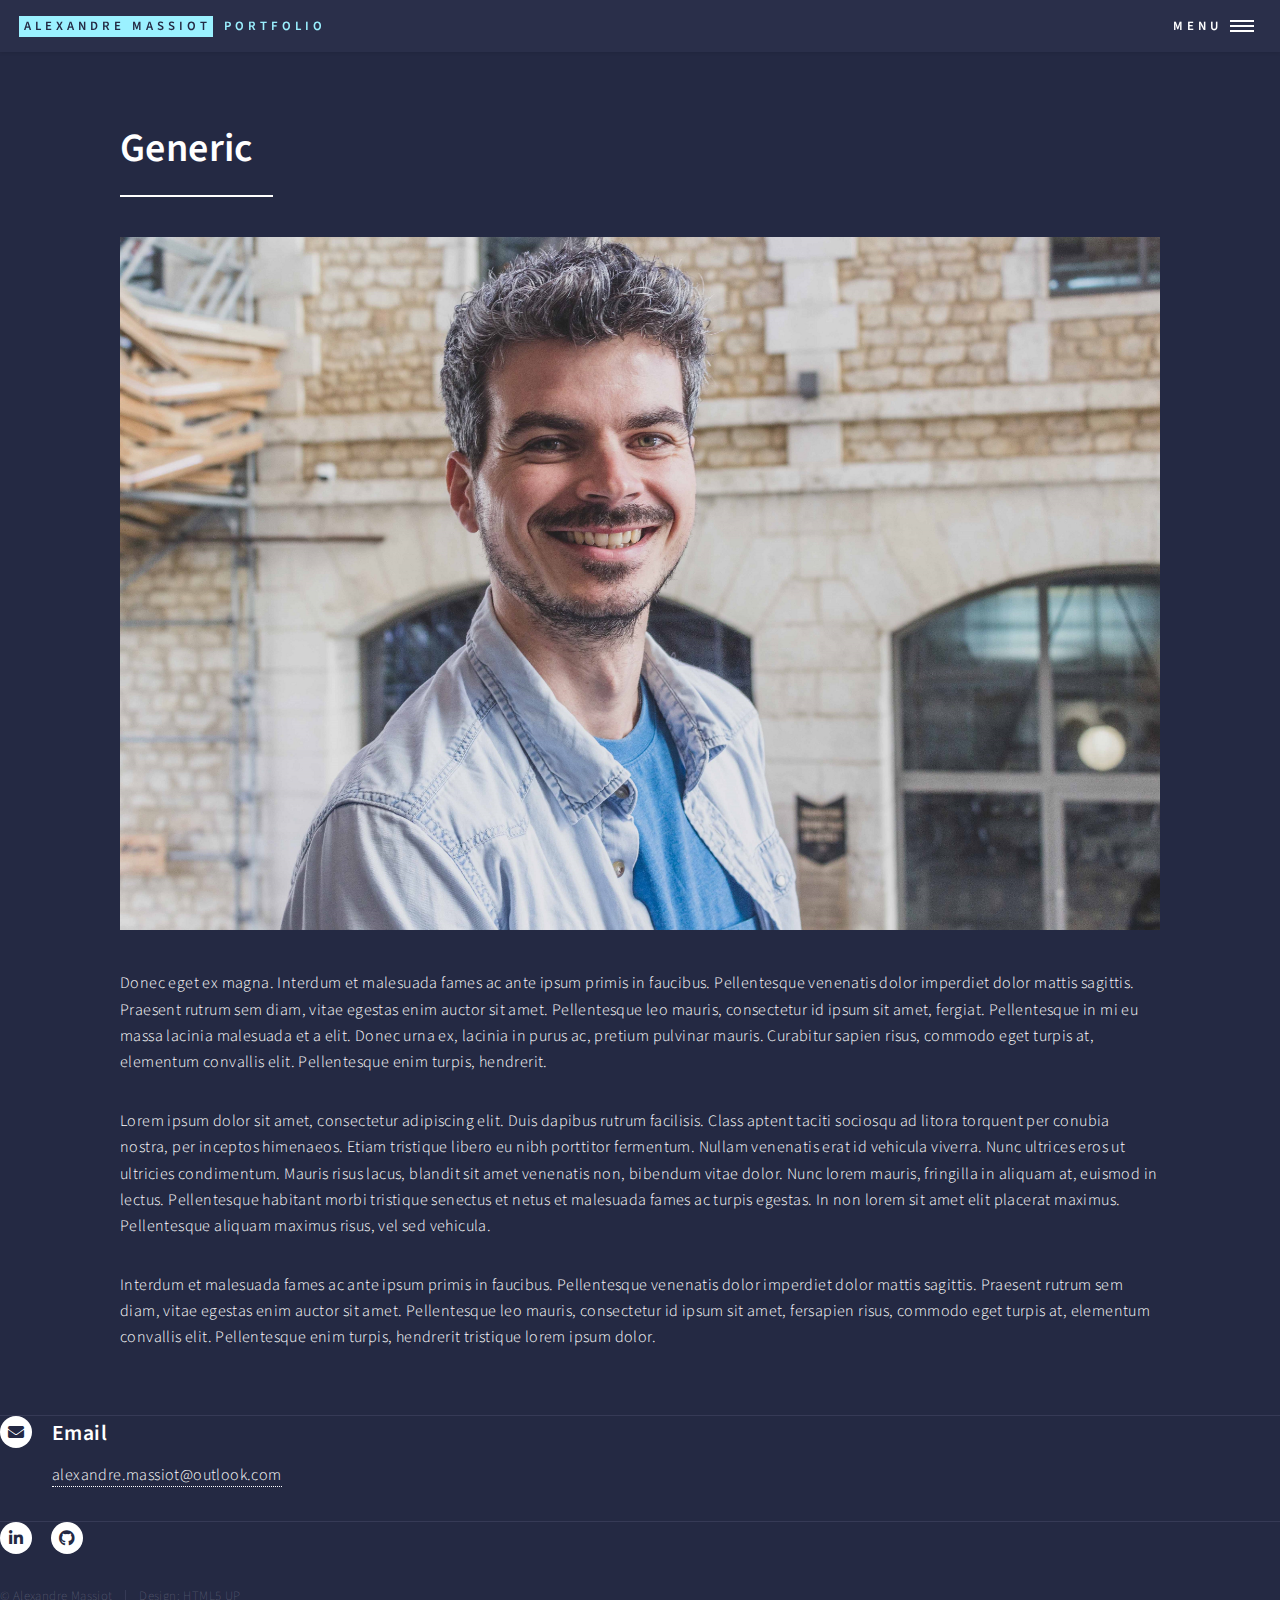
<file: generic.html>
<!DOCTYPE HTML>
<!--
	Forty by HTML5 UP
	html5up.net | @ajlkn
	Free for personal and commercial use under the CCA 3.0 license (html5up.net/license)
-->
<html>
	<head>
		<title>Generic</title>
		<meta charset="utf-8" />
		<meta name="viewport" content="width=device-width, initial-scale=1, user-scalable=no" />
		<link rel="stylesheet" href="assets/css/main.css" />
		<noscript><link rel="stylesheet" href="assets/css/noscript.css" /></noscript>
	</head>
	<body class="is-preload">

		<!-- Wrapper -->
			<div id="wrapper">

				<!-- Header -->
					<header id="header">
						<a href="index.html" class="logo"><strong>Alexandre Massiot</strong> <span>Portfolio</span></a>
						<nav>
							<a href="#menu">Menu</a>
						</nav>
					</header>

				<!-- Menu -->
					<nav id="menu">
						<ul class="links">
							<li><a href="index.html">Home</a></li>
							<li><a href="landing.html">Landing</a></li>
							<li><a href="generic.html">Generic</a></li>
							<li><a href="elements.html">Elements</a></li>
						</ul>
						<ul class="actions stacked">
							<li><a href="#" class="button primary fit">Get Started</a></li>
							<li><a href="#" class="button fit">Log In</a></li>
						</ul>
					</nav>

				<!-- Main -->
					<div id="main" class="alt">

						<!-- One -->
							<section id="one">
								<div class="inner">
									<header class="major">
										<h1>Generic</h1>
									</header>
									<span class="image main"><img src="images/alex.jpg" alt="" /></span>
									<p>Donec eget ex magna. Interdum et malesuada fames ac ante ipsum primis in faucibus. Pellentesque venenatis dolor imperdiet dolor mattis sagittis. Praesent rutrum sem diam, vitae egestas enim auctor sit amet. Pellentesque leo mauris, consectetur id ipsum sit amet, fergiat. Pellentesque in mi eu massa lacinia malesuada et a elit. Donec urna ex, lacinia in purus ac, pretium pulvinar mauris. Curabitur sapien risus, commodo eget turpis at, elementum convallis elit. Pellentesque enim turpis, hendrerit.</p>
									<p>Lorem ipsum dolor sit amet, consectetur adipiscing elit. Duis dapibus rutrum facilisis. Class aptent taciti sociosqu ad litora torquent per conubia nostra, per inceptos himenaeos. Etiam tristique libero eu nibh porttitor fermentum. Nullam venenatis erat id vehicula viverra. Nunc ultrices eros ut ultricies condimentum. Mauris risus lacus, blandit sit amet venenatis non, bibendum vitae dolor. Nunc lorem mauris, fringilla in aliquam at, euismod in lectus. Pellentesque habitant morbi tristique senectus et netus et malesuada fames ac turpis egestas. In non lorem sit amet elit placerat maximus. Pellentesque aliquam maximus risus, vel sed vehicula.</p>
									<p>Interdum et malesuada fames ac ante ipsum primis in faucibus. Pellentesque venenatis dolor imperdiet dolor mattis sagittis. Praesent rutrum sem diam, vitae egestas enim auctor sit amet. Pellentesque leo mauris, consectetur id ipsum sit amet, fersapien risus, commodo eget turpis at, elementum convallis elit. Pellentesque enim turpis, hendrerit tristique lorem ipsum dolor.</p>
								</div>
							</section>

					</div>

				<!-- Contact -->
				<section id="contact">
					<!-- Contact 
					<div class="inner">
						<section>
							<form method="post" action="#">
								<div class="fields">
									<div class="field half">
										<label for="name">Name</label>
										<input type="text" name="name" id="name" />
									</div>
									<div class="field half">
										<label for="email">Email</label>
										<input type="text" name="email" id="email" />
									</div>
									<div class="field">
										<label for="message">Message</label>
										<textarea name="message" id="message" rows="6"></textarea>
									</div>
								</div>
								<ul class="actions">
									<li><input type="submit" value="Send Message" class="primary" /></li>
									<li><input type="reset" value="Clear" /></li>
								</ul>
							</form>
						</section> -->
						<section class="split">
							<section>
								<div class="contact-method">
									<span class="icon solid alt fa-envelope"></span>
									<h3>Email</h3>
									<a href="#">alexandre.massiot@outlook.com</a>
								</div>
							</section>
							<!--
							<section>
								<div class="contact-method">
									<span class="icon solid alt fa-phone"></span>
									<h3>Phone</h3>
									<span>(000) 000-0000 x12387</span>
								</div>
							</section>
							<section>
								<div class="contact-method">
									<span class="icon solid alt fa-home"></span>
									<h3>Address</h3>
									<span>1234 Somewhere Road #5432<br />
									Nashville, TN 00000<br />
									United States of America</span>
								</div>
							</section>-->
						</section>
					</div>
				</section>

			<!-- Footer -->
				<footer id="footer">
					<div class="inner">
						<ul class="icons">
							<!--
							<li><a href="#" class="icon brands alt fa-twitter"><span class="label">Twitter</span></a></li>
							<li><a href="#" class="icon brands alt fa-facebook-f"><span class="label">Facebook</span></a></li>
							<li><a href="#" class="icon brands alt fa-instagram"><span class="label">Instagram</span></a></li>
							-->
							<li><a href="https://www.linkedin.com/in/alexandremassiot/" target="_blank" class="icon brands alt fa-linkedin-in"><span class="label">LinkedIn</span></a></li>
							<li><a href="https://github.com/NoCodeMass" target="_blank" class="icon brands alt fa-github"><span class="label">GitHub</span></a></li>
							
						</ul>
						<ul class="copyright">
							<li>&copy; Alexandre Massiot</li><li>Design: <a href="https://html5up.net">HTML5 UP</a></li>
						</ul>
					</div>
				</footer>

			</div>

		<!-- Scripts -->
			<script src="assets/js/jquery.min.js"></script>
			<script src="assets/js/jquery.scrolly.min.js"></script>
			<script src="assets/js/jquery.scrollex.min.js"></script>
			<script src="assets/js/browser.min.js"></script>
			<script src="assets/js/breakpoints.min.js"></script>
			<script src="assets/js/util.js"></script>
			<script src="assets/js/main.js"></script>

	</body>
</html>
</file>
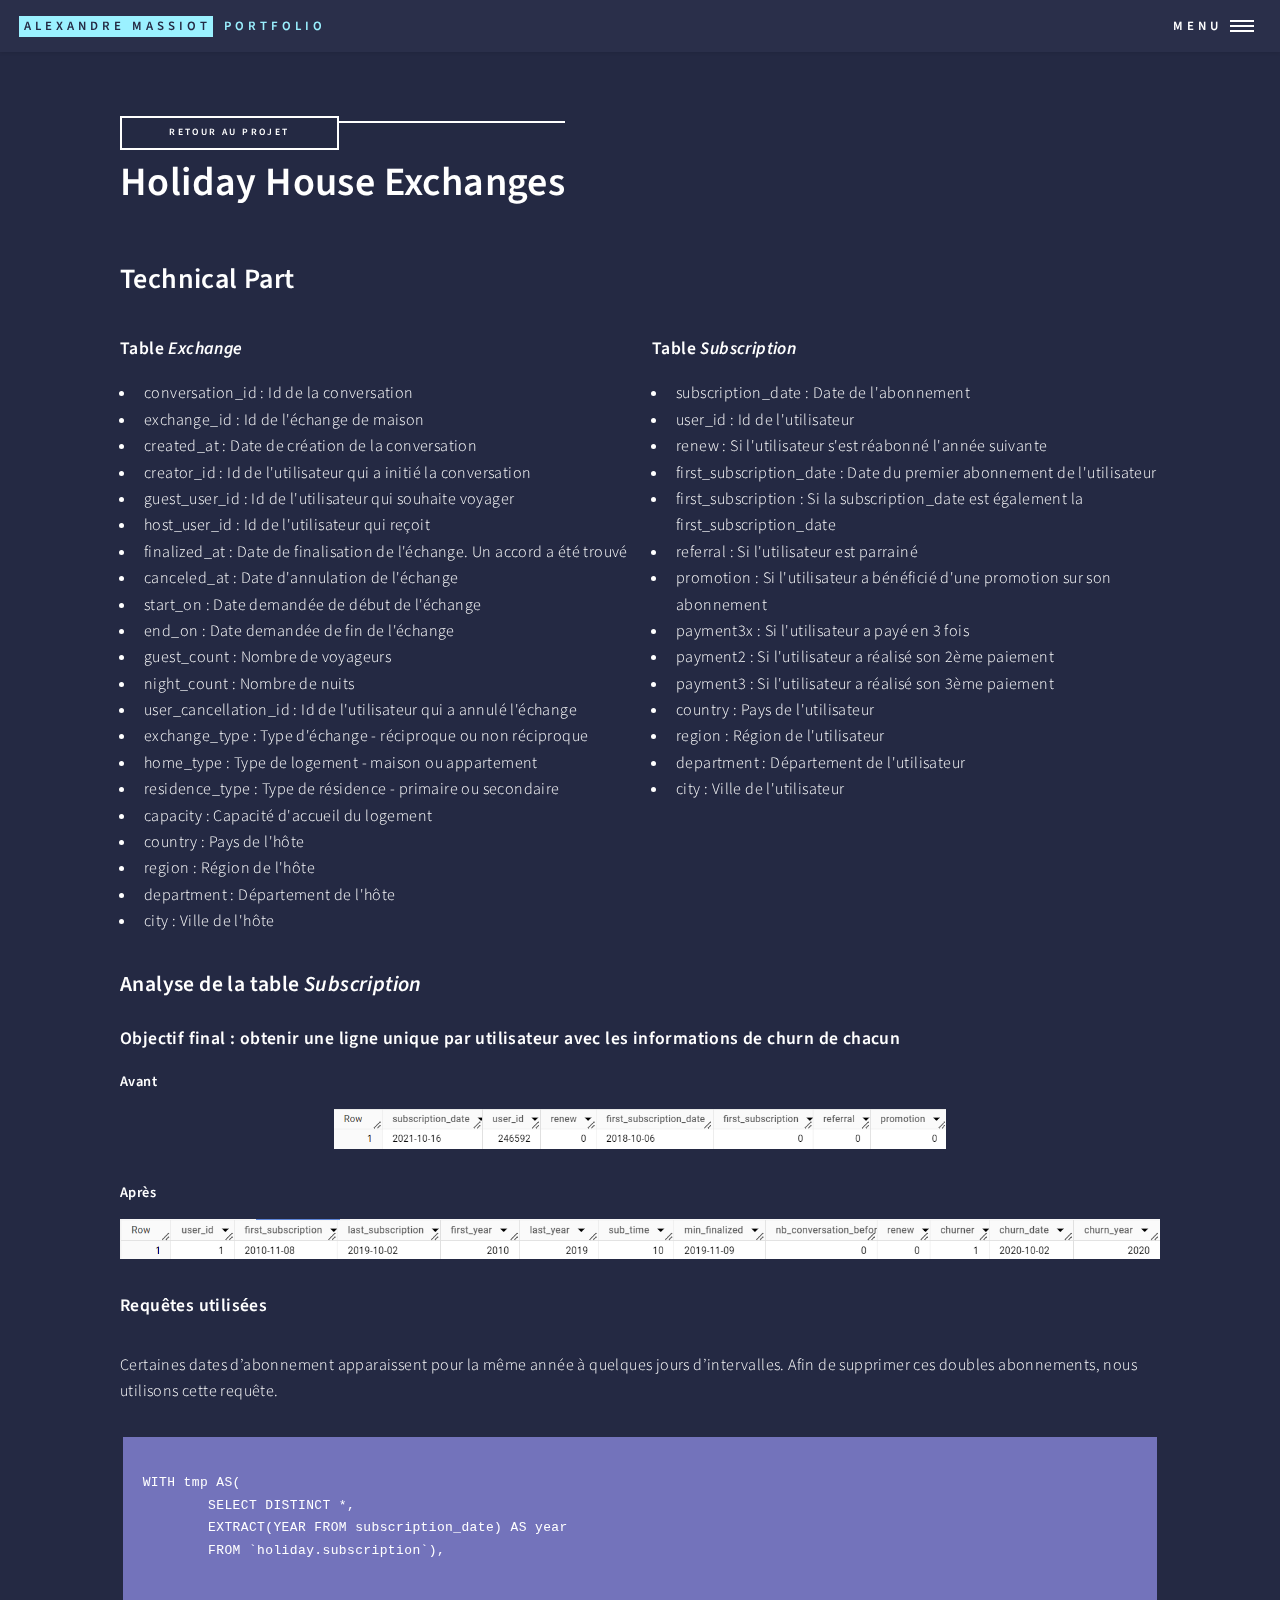
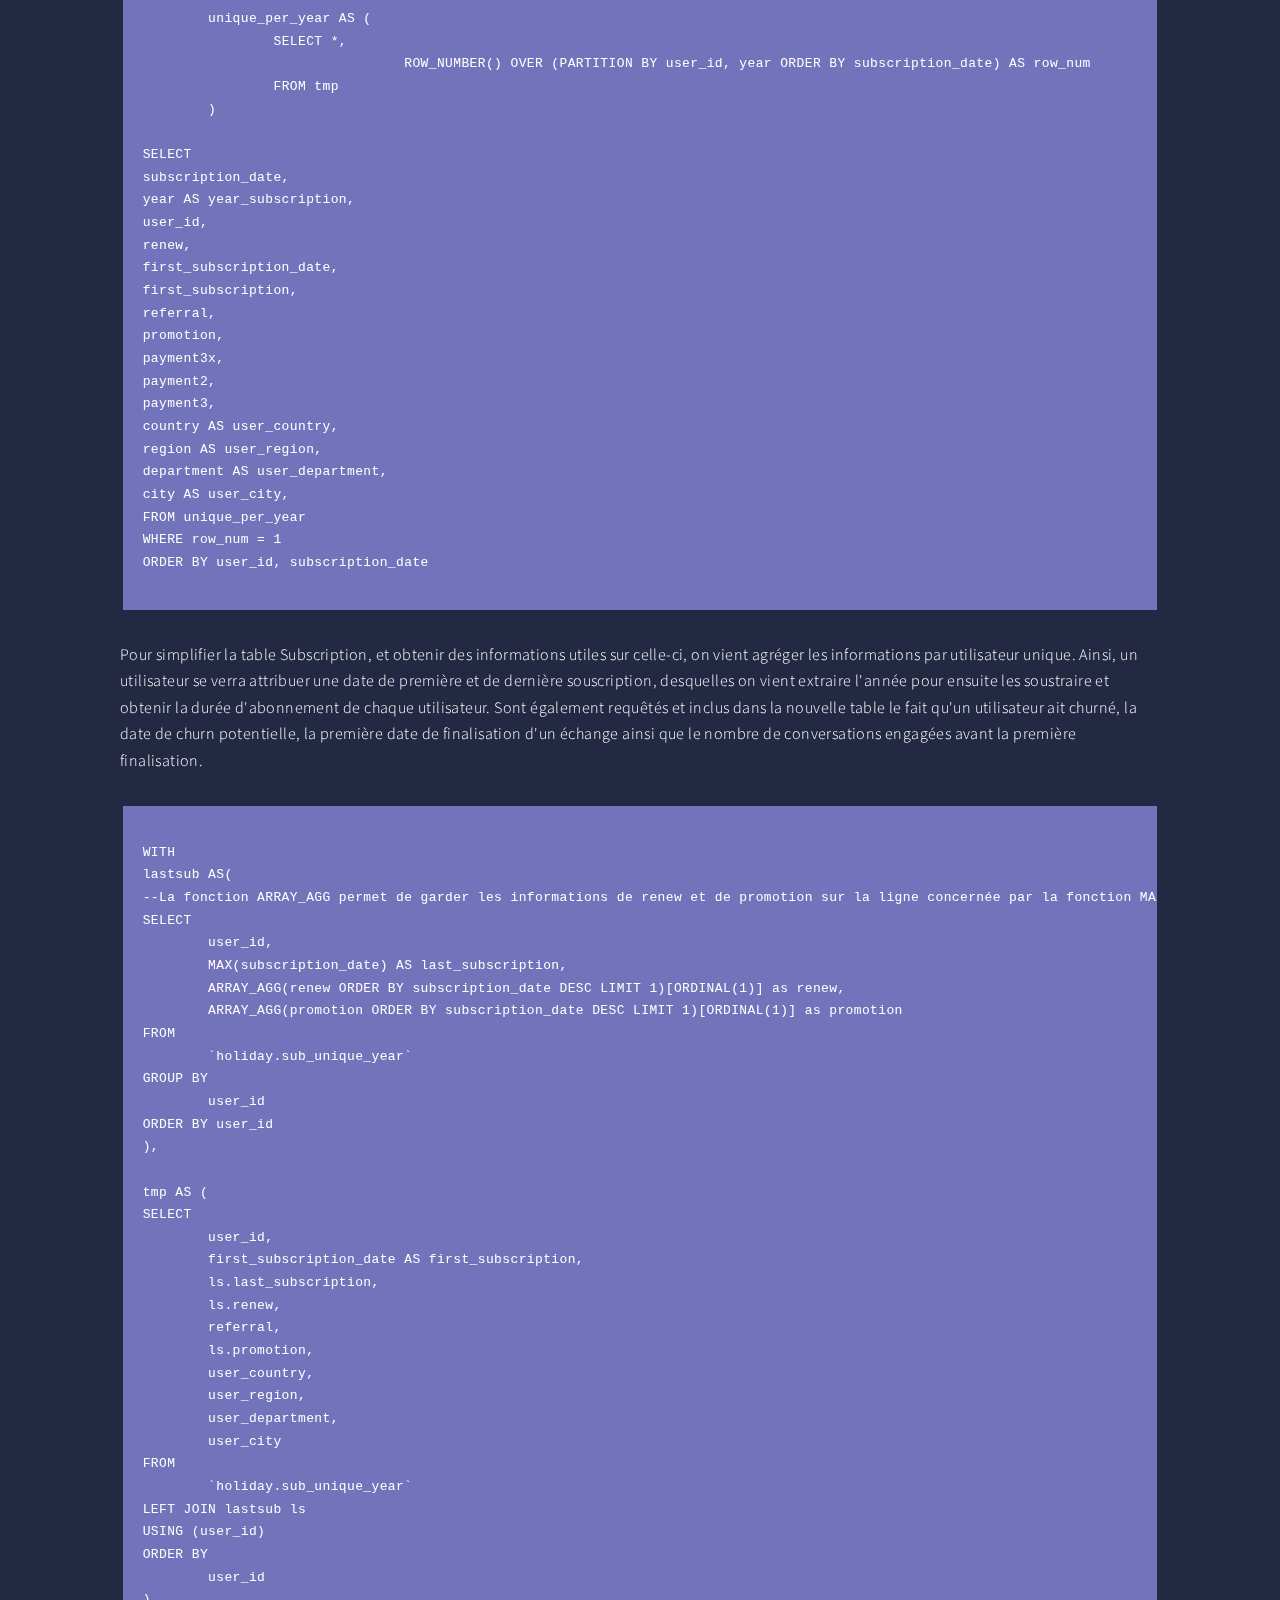
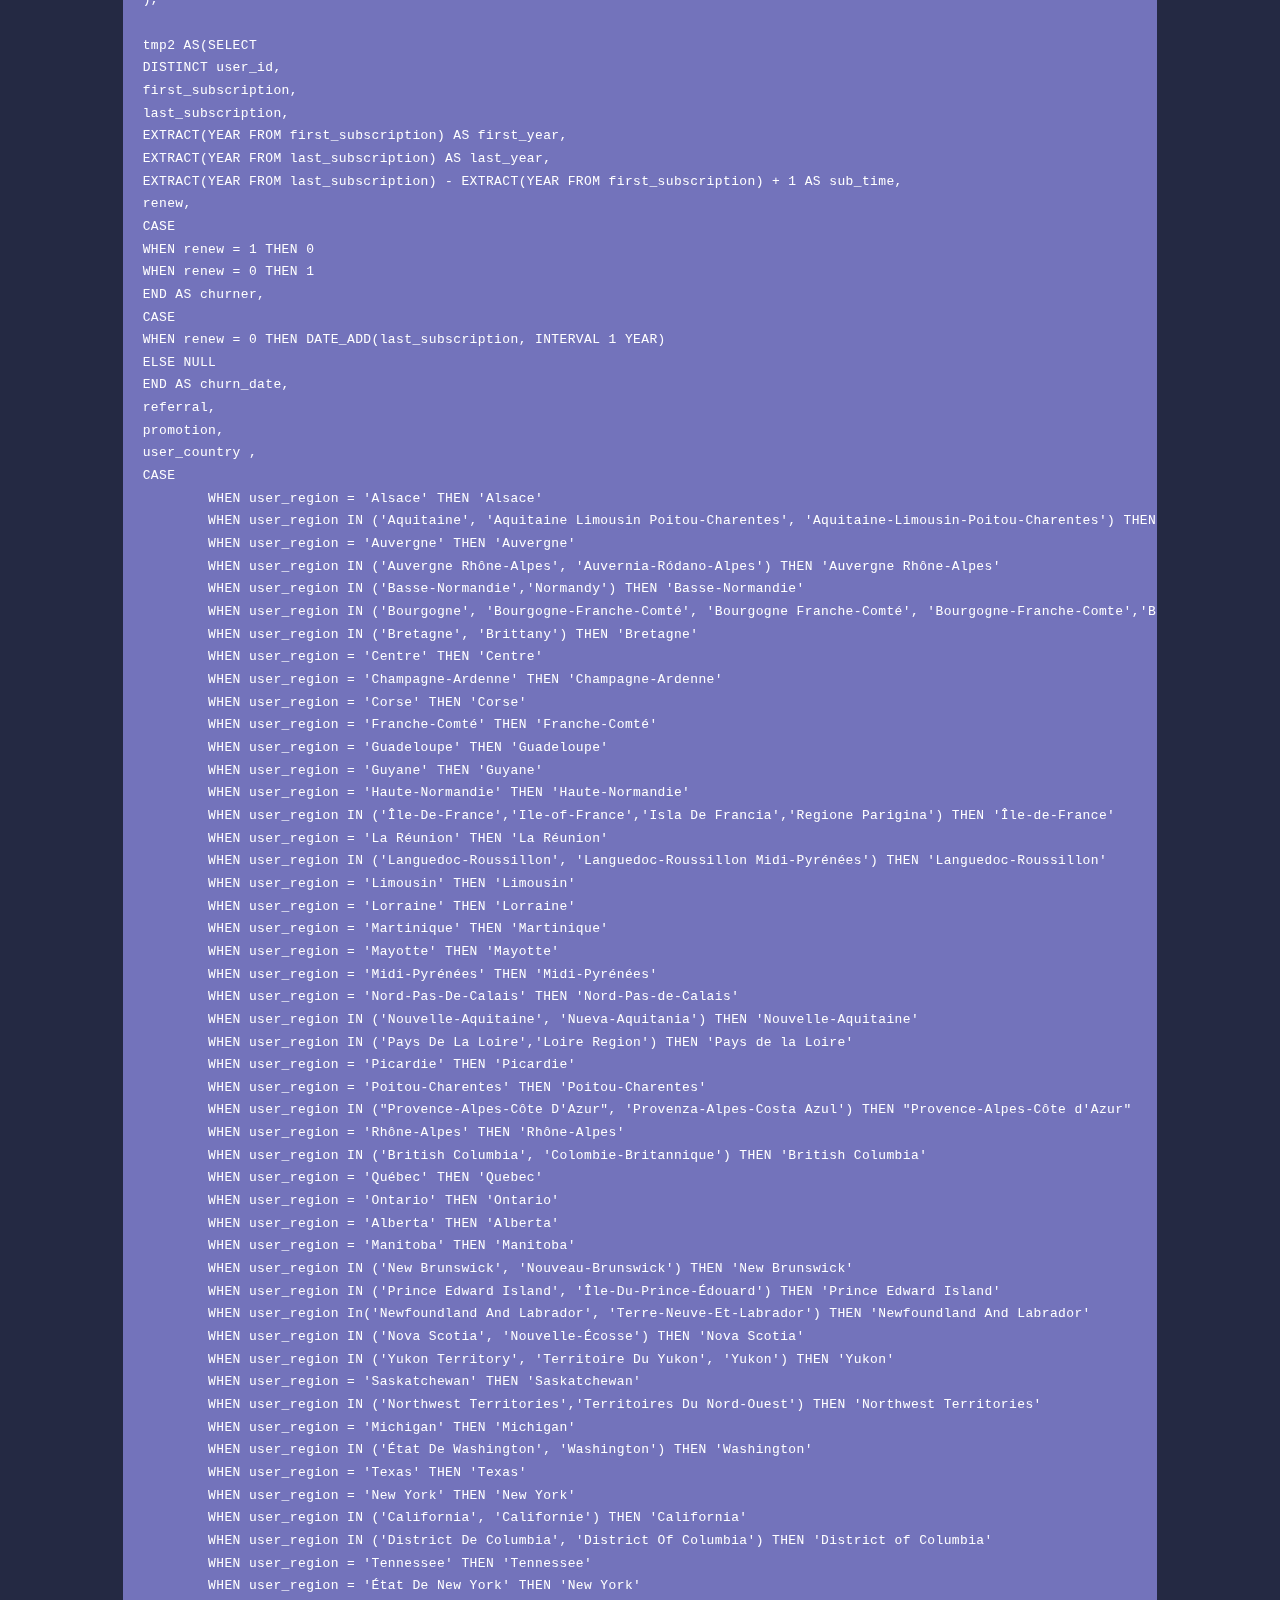
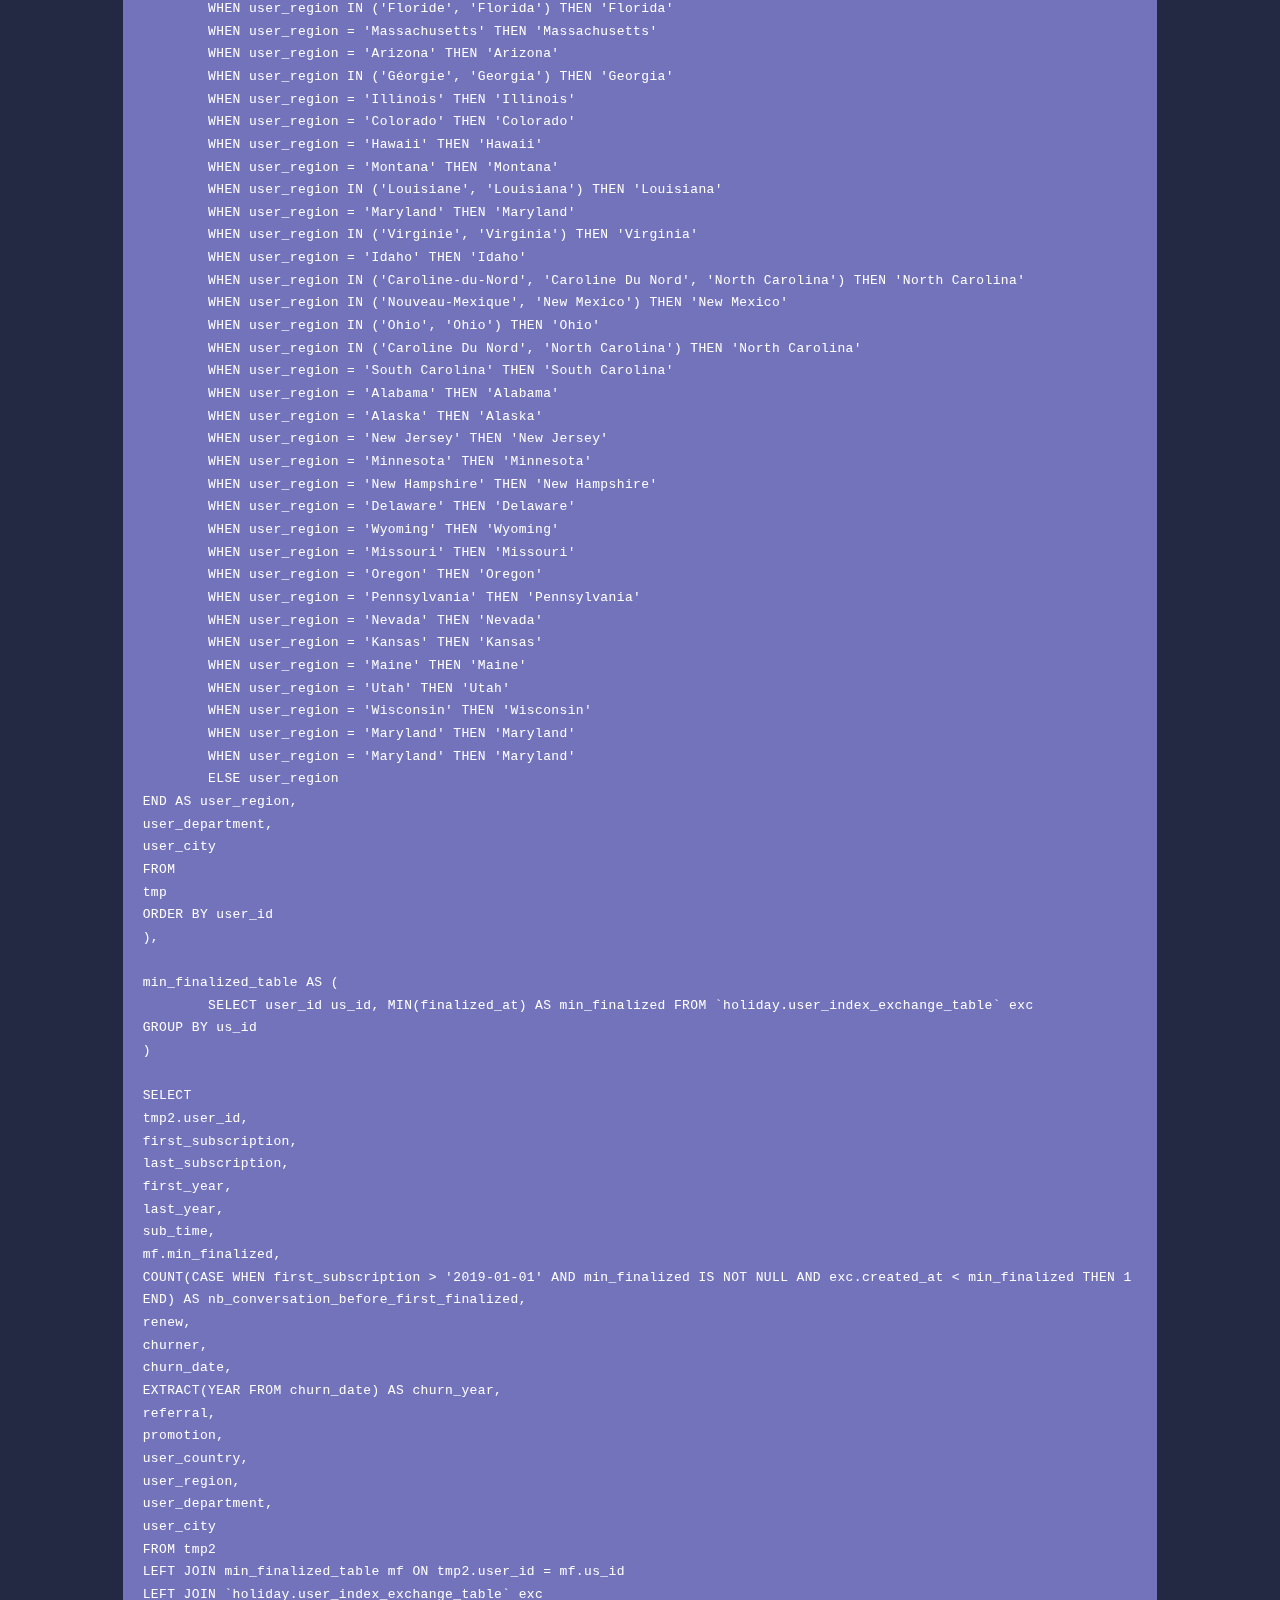
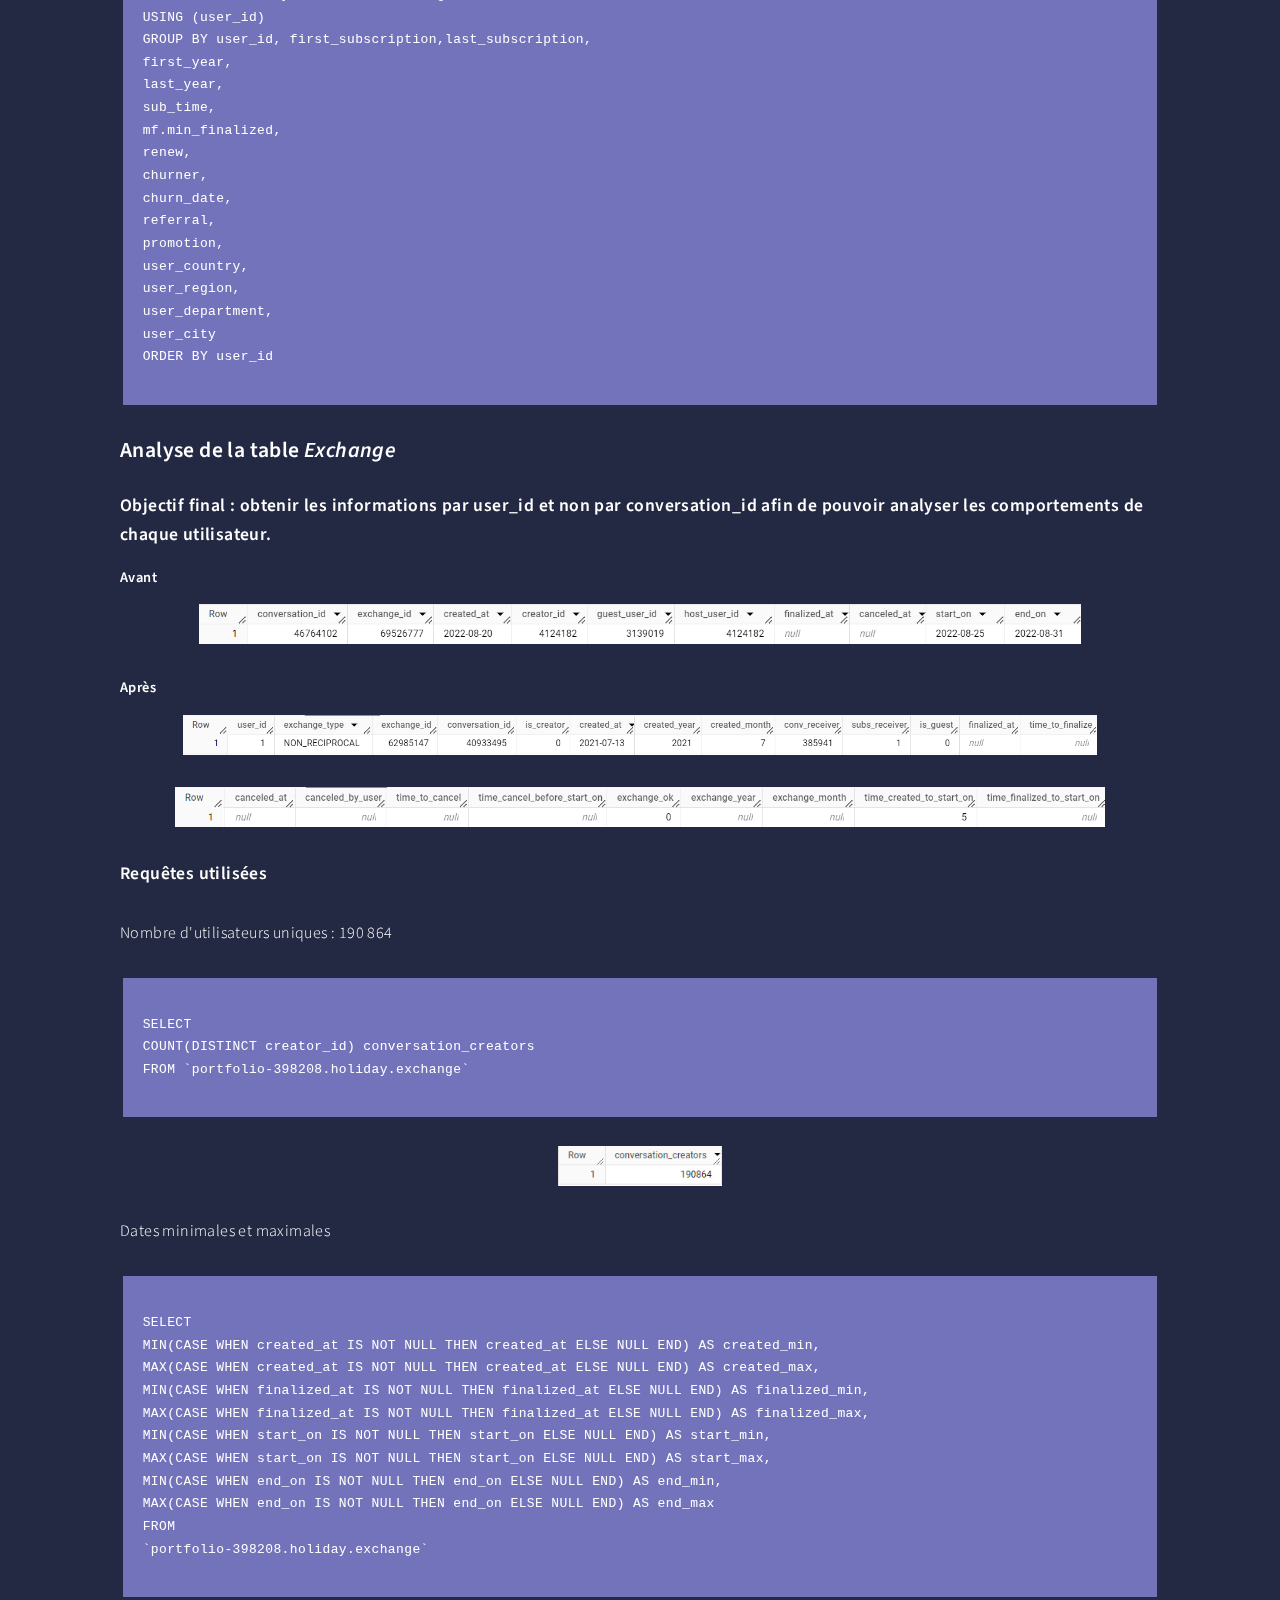
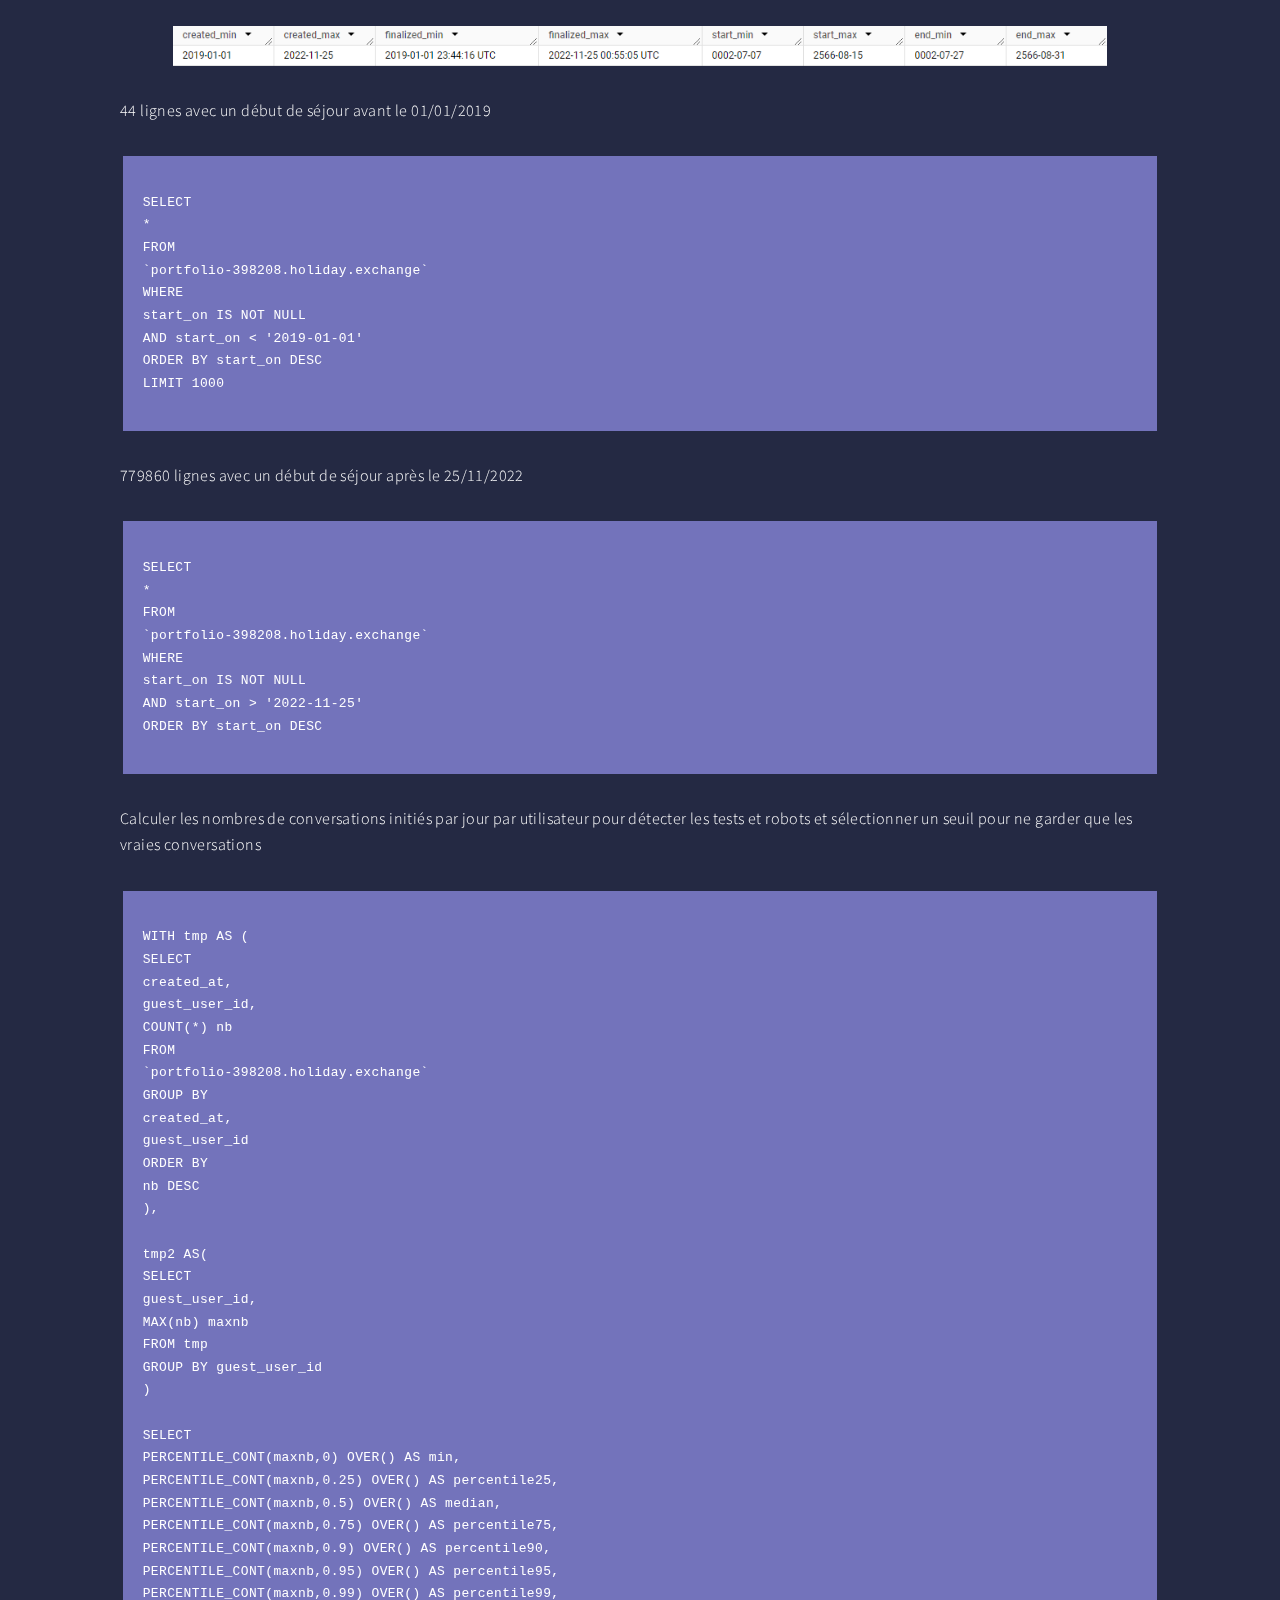
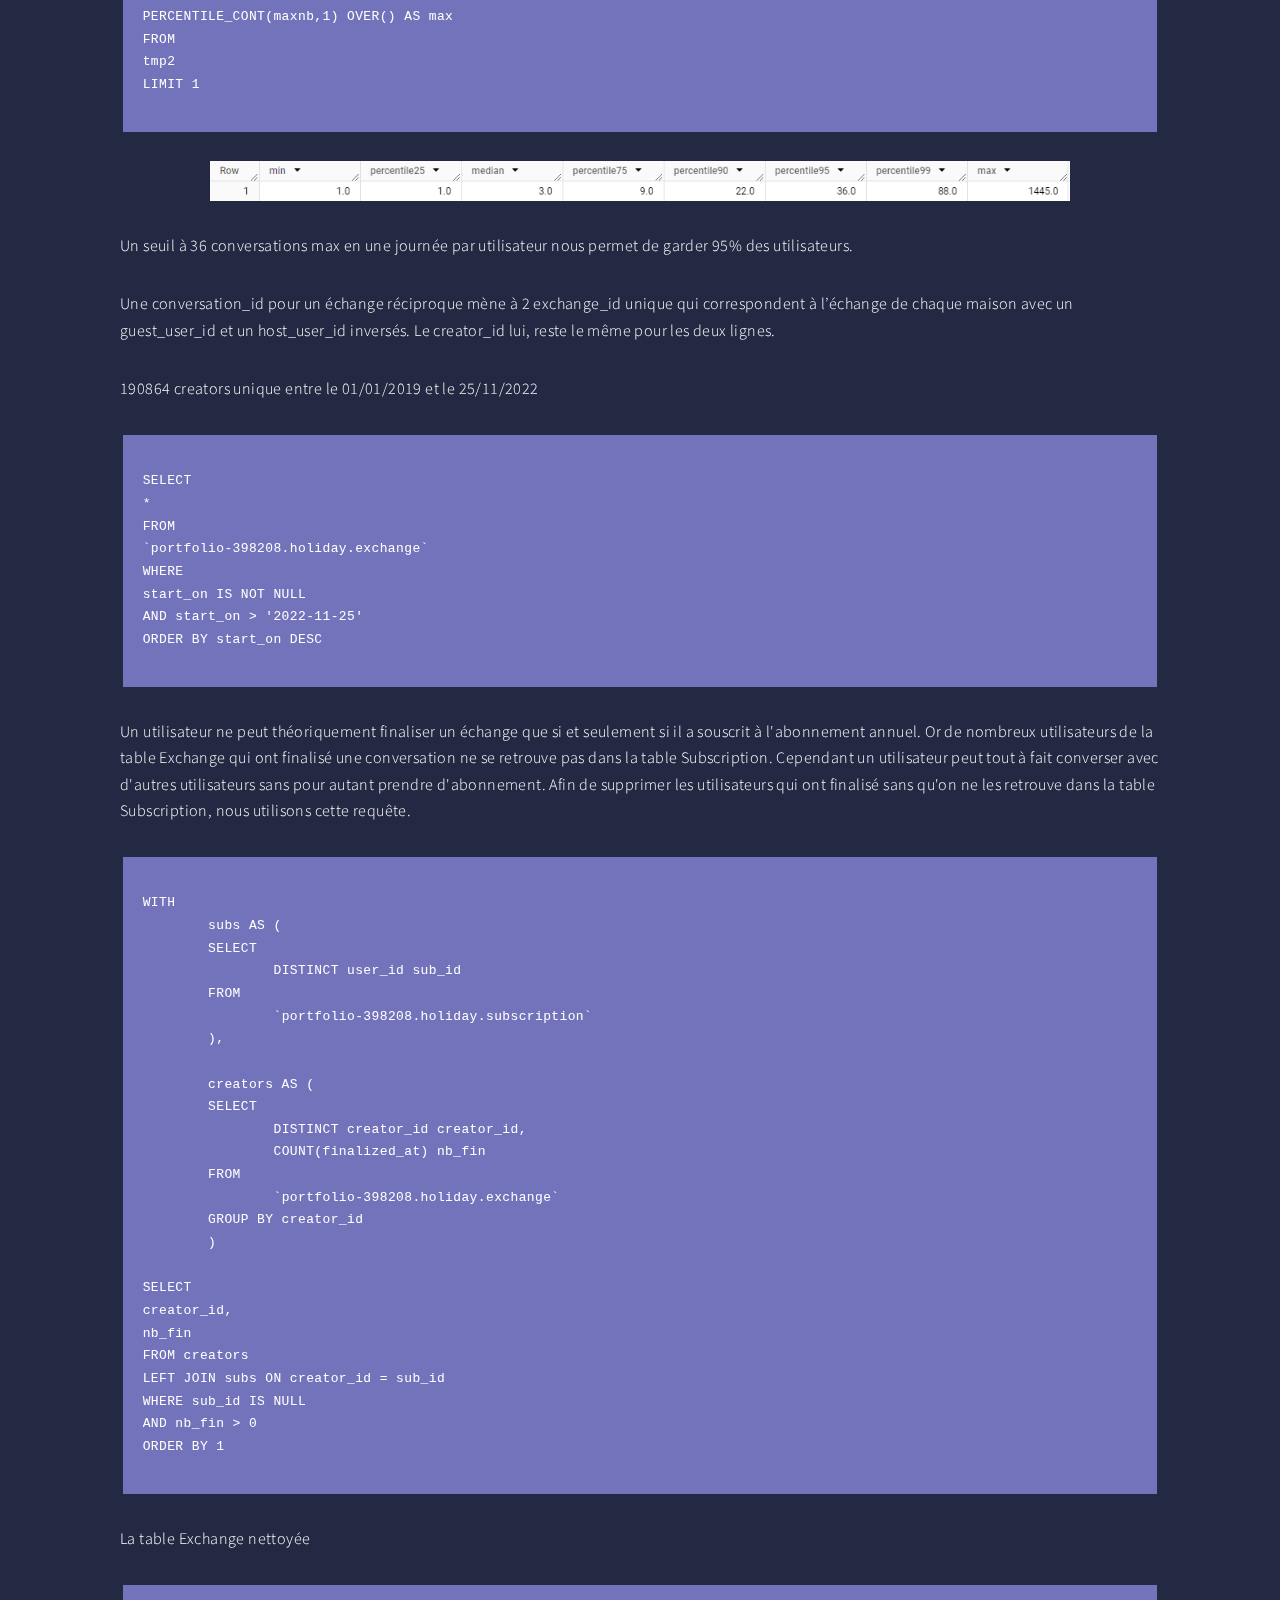
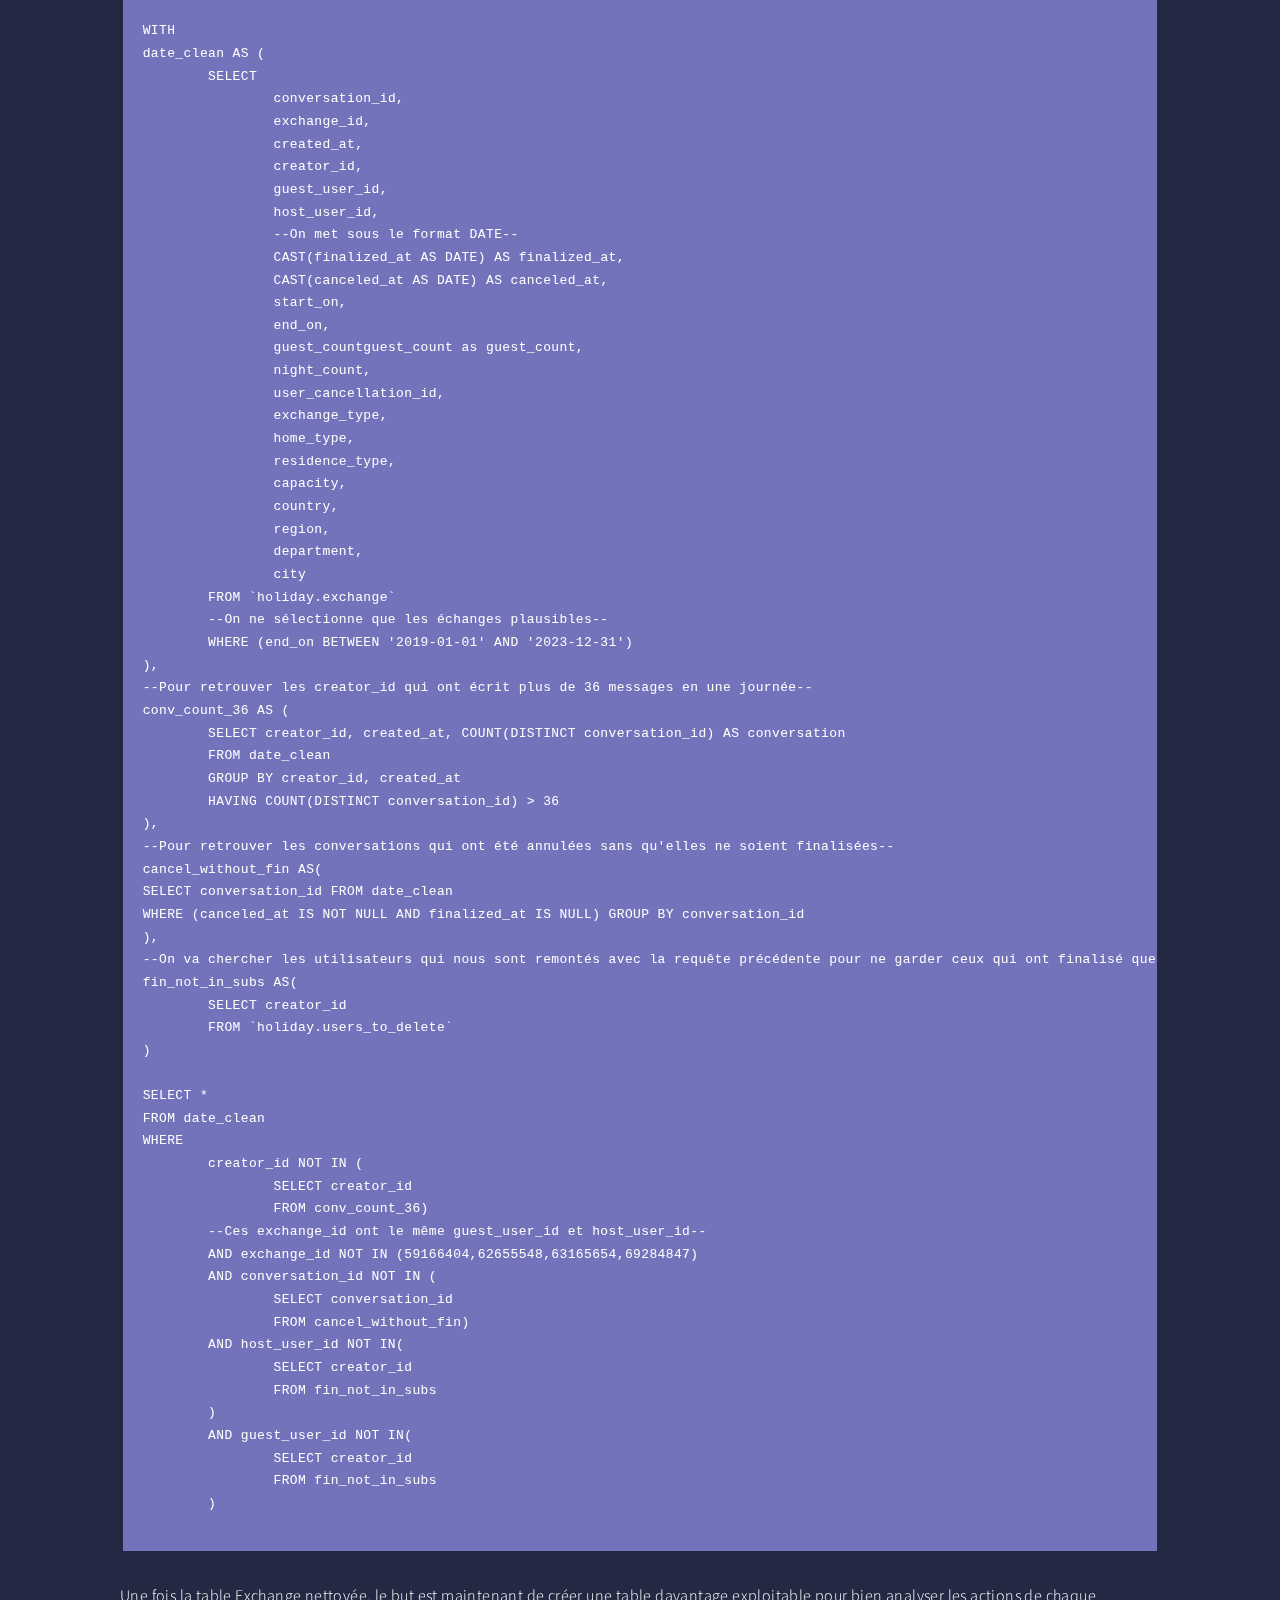
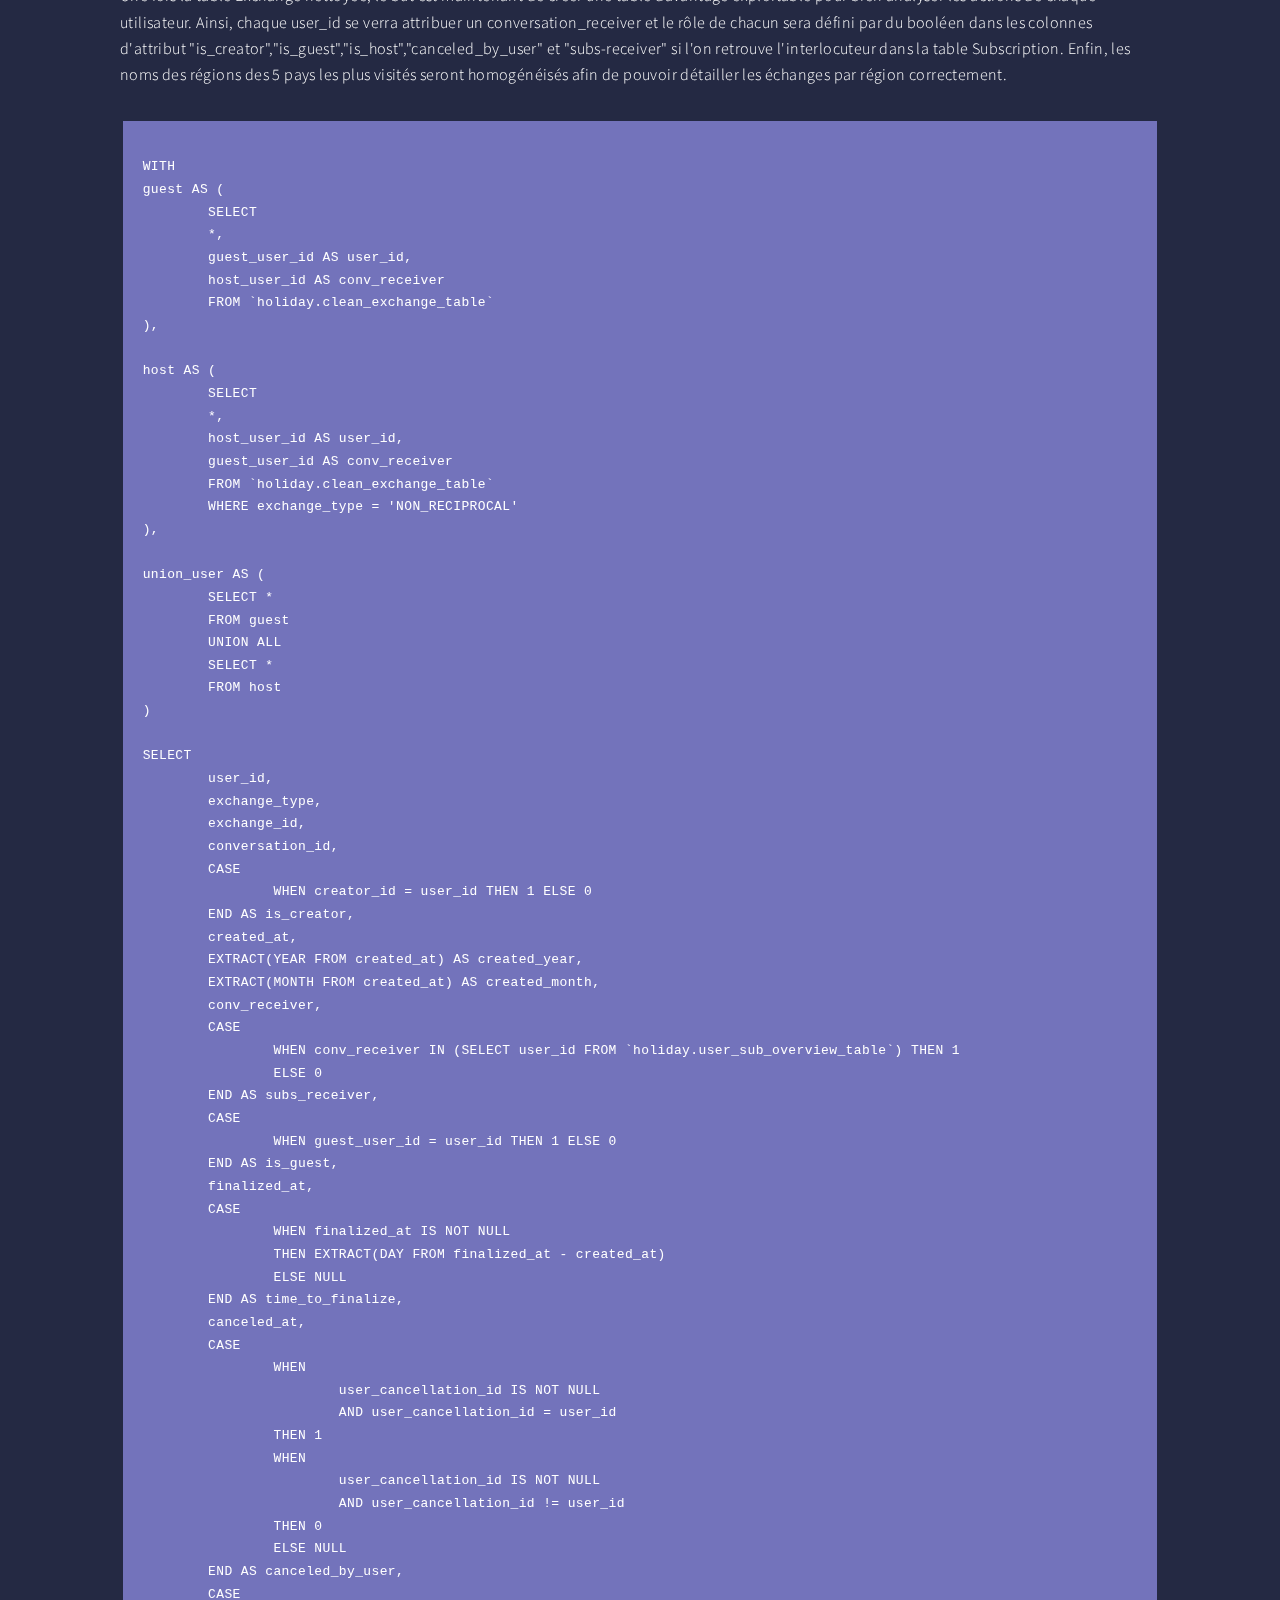
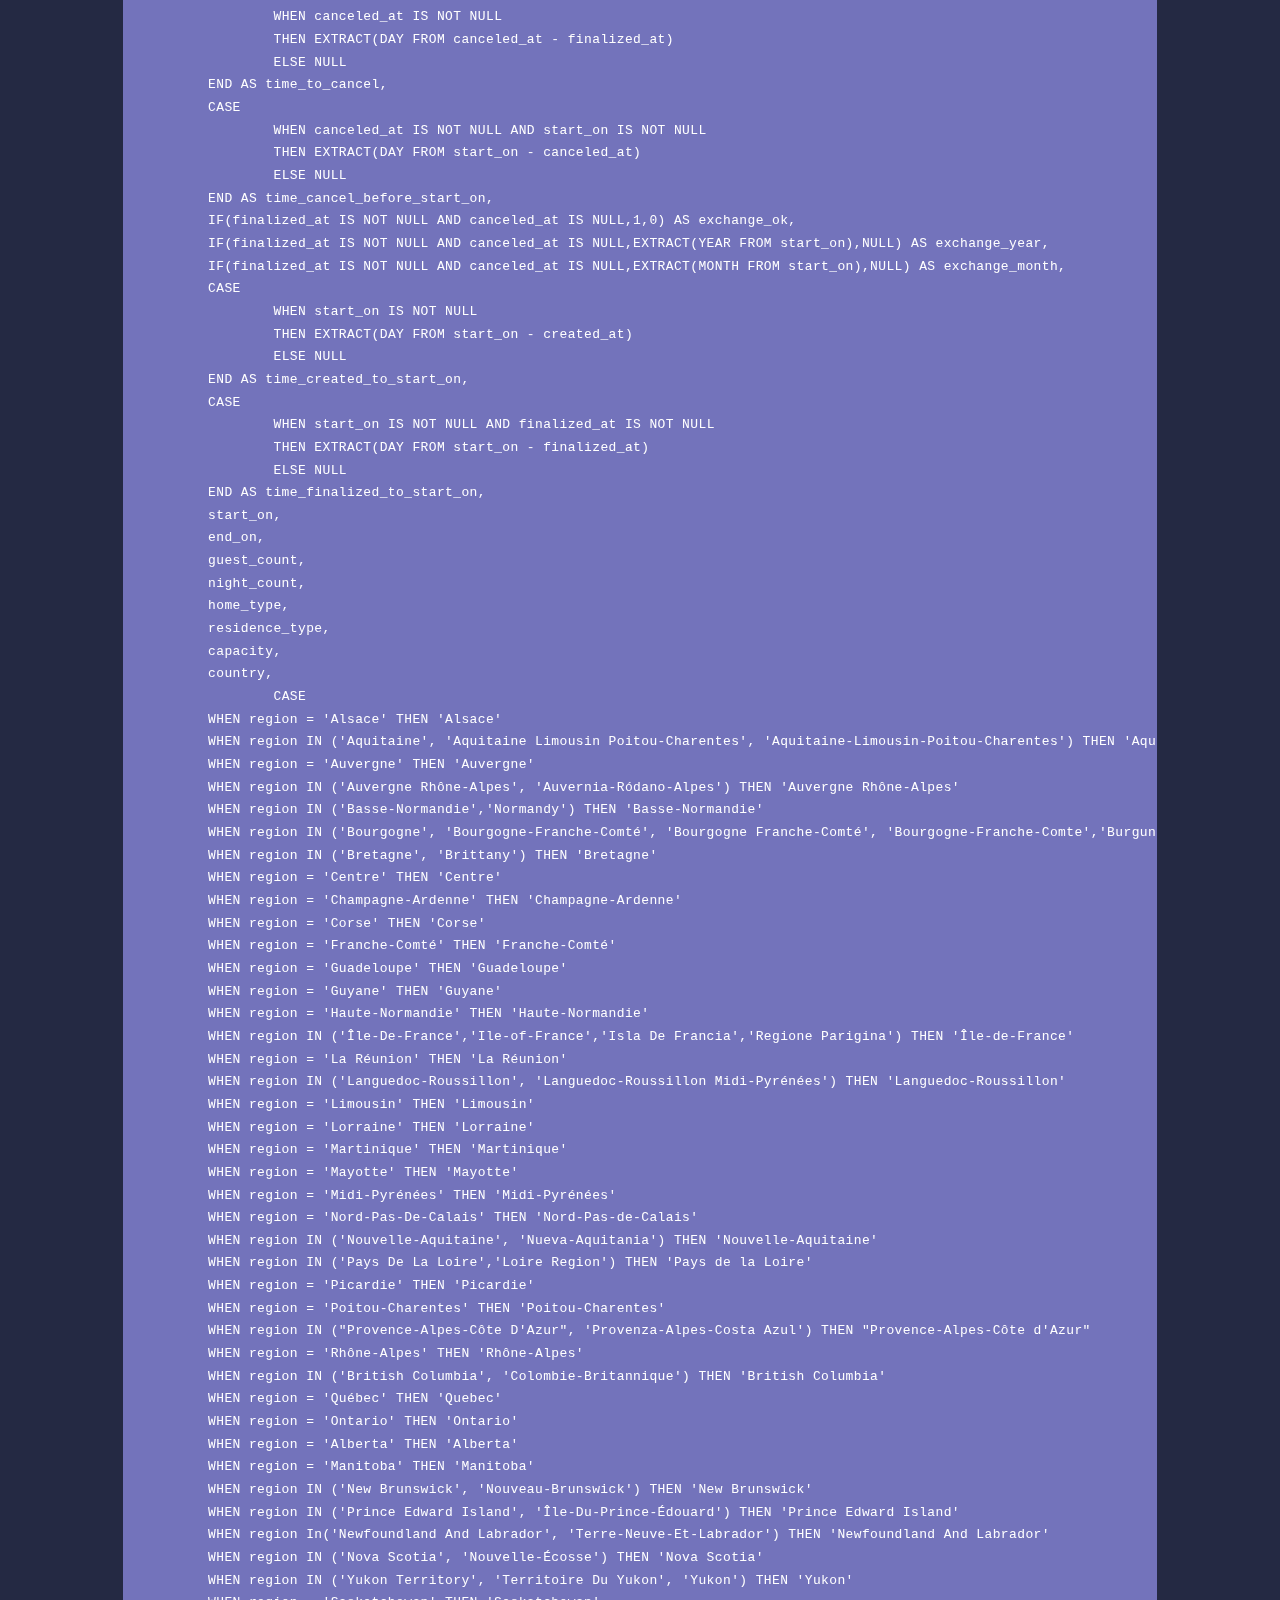
<file: holiday_tech.html>
<!DOCTYPE HTML>
<!--
	Forty by HTML5 UP
	html5up.net | @ajlkn
	Free for personal and commercial use under the CCA 3.0 license (html5up.net/license)
-->
<html>
	<head>
		<title>Holiday House Exchanges</title>
		<meta charset="utf-8" />
		<meta name="viewport" content="width=device-width, initial-scale=1, user-scalable=no" />
		<link rel="stylesheet" href="assets/css/main.css" />
		<noscript><link rel="stylesheet" href="assets/css/noscript.css" /></noscript>
	</head>
	<body class="is-preload">

		<!-- Wrapper -->
			<div id="wrapper">

				<!-- Header -->
					<header id="header">
						<a href="index.html" class="logo"><strong>Alexandre Massiot</strong> <span>Portfolio</span></a>
						<nav>
							<a href="#menu">Menu</a>
						</nav>
					</header>

				<!-- Menu -->
				<nav id="menu">
					<ul class="links">
						<li><a href="index.html">Accueil</a></li>
						<li><a href="aboutmefr.html">A propos</a></li>
						<li><a href="projects.html">Projets</a></li>
						<!--<li><a href="elements.html">Elements</a></li>-->
					</ul>
					<ul class="actions stacked">
						<li><a href="#contact" class="button primary fit">Me contacter</a></li>
					</ul>
				</nav>

				<!-- Main -->
					<div id="main" class="alt">

						<!-- One -->
							<section id="one">
								<div class="inner">
									<header class="major">
										<ul class="actions fit small">
											<li><a href="the_holiday.html" class="button fit small">Retour au projet</a></li>
										</ul>
										<h1>Holiday House Exchanges</h1>
										<h2>Technical Part</h2>
									</header>
									<div class="row">
										<div class="col-6 col-12-small">

											<h4>Table <i>Exchange</i> </h4>
											<ul>
												<li>conversation_id : Id de la conversation</li>
    											<li>exchange_id : Id de l'échange de maison</li>
												<li>created_at : Date de création de la conversation</li>
												<li>creator_id : Id de l'utilisateur qui a initié la conversation</li>
												<li>guest_user_id : Id de l'utilisateur qui souhaite voyager</li>
												<li>host_user_id : Id de l'utilisateur qui reçoit</li>
												<li>finalized_at : Date de finalisation de l'échange. Un accord a été trouvé</li>
												<li>canceled_at : Date d'annulation de l'échange</li>
												<li>start_on : Date demandée de début de l'échange</li>
												<li>end_on : Date demandée de fin de l'échange</li>
												<li>guest_count : Nombre de voyageurs</li>
												<li>night_count : Nombre de nuits</li>
												<li>user_cancellation_id : Id de l'utilisateur qui a annulé l'échange</li>
												<li>exchange_type : Type d'échange - réciproque ou non réciproque</li>
												<li>home_type : Type de logement - maison ou appartement</li>
												<li>residence_type : Type de résidence - primaire ou secondaire</li>
												<li>capacity : Capacité d'accueil du logement</li>
												<li>country : Pays de l'hôte</li>
												<li>region : Région de l'hôte</li>
												<li>department : Département de l'hôte</li>
												<li>city : Ville de l'hôte</li>
											</ul>
										</div>
										<div class="col-6 col-12-small">
											<h4>Table <i>Subscription</i> </h4>
											<ul>
												<li>subscription_date : Date de l'abonnement</li>
    											<li>user_id : Id de l'utilisateur</li>
												<li>renew : Si l'utilisateur s'est réabonné l'année suivante</li>
												<li>first_subscription_date : Date du premier abonnement de l'utilisateur</li>
												<li>first_subscription : Si la subscription_date est également la first_subscription_date </li>
												<li>referral : Si l'utilisateur est parrainé</li>
												<li>promotion : Si l'utilisateur a bénéficié d'une promotion sur son abonnement</li>
												<li>payment3x : Si l'utilisateur a payé en 3 fois</li>
												<li>payment2 : Si l'utilisateur a réalisé son 2ème paiement </li>
												<li>payment3 : Si l'utilisateur a réalisé son 3ème paiement</li>
												<li>country : Pays de l'utilisateur</li>
												<li>region : Région de l'utilisateur</li>
												<li>department : Département de l'utilisateur</li>
												<li>city : Ville de l'utilisateur</li>
											</ul>
										</div>
									</div>
									<h3>Analyse de la table <i>Subscription</i></h3>
									<h4>Objectif final : obtenir une ligne unique par utilisateur avec les informations de churn de chacun</h4>
									<h5>Avant</h5>
									<span class="image centered-image"><img src="images/users1.png" alt="" /></span>
										<p></p>
									<h5>Après</h5>
									<span class="image centered-image"><img src="images/users2.png" alt="" /></span>
									<p></p>
									<h4>Requêtes utilisées</h4>
									<p></p>
									<p>Certaines dates d’abonnement apparaissent pour la même année à quelques jours d’intervalles. Afin de supprimer ces doubles abonnements, nous utilisons cette requête.</p>
									<pre><code>
WITH tmp AS( 
	SELECT DISTINCT *,
	EXTRACT(YEAR FROM subscription_date) AS year
	FROM `holiday.subscription`),
	
	
	unique_per_year AS (
		SELECT *,
				ROW_NUMBER() OVER (PARTITION BY user_id, year ORDER BY subscription_date) AS row_num
		FROM tmp
	)
	
SELECT
subscription_date,
year AS year_subscription,
user_id,
renew,
first_subscription_date,
first_subscription,
referral,
promotion,
payment3x,
payment2,
payment3,
country AS user_country,
region AS user_region,
department AS user_department,
city AS user_city,
FROM unique_per_year
WHERE row_num = 1
ORDER BY user_id, subscription_date
									</code></pre>
									<p></p>
									<p>Pour simplifier la table Subscription, et obtenir des informations utiles sur celle-ci, on vient agréger les informations par utilisateur unique.
									Ainsi, un utilisateur se verra attribuer une date de première et de dernière souscription, desquelles on vient extraire l'année pour ensuite les soustraire et obtenir la durée d'abonnement de chaque utilisateur.
									Sont également requêtés et inclus dans la nouvelle table le fait qu'un utilisateur ait churné, la date de churn potentielle, la première date de finalisation d'un échange ainsi que le nombre de conversations engagées avant la première finalisation.
									</p>
									<pre><code>
WITH
lastsub AS(
--La fonction ARRAY_AGG permet de garder les informations de renew et de promotion sur la ligne concernée par la fonction MAX(subscription_date)--
SELECT
	user_id,
	MAX(subscription_date) AS last_subscription,
	ARRAY_AGG(renew ORDER BY subscription_date DESC LIMIT 1)[ORDINAL(1)] as renew,
	ARRAY_AGG(promotion ORDER BY subscription_date DESC LIMIT 1)[ORDINAL(1)] as promotion
FROM
	`holiday.sub_unique_year`
GROUP BY
	user_id
ORDER BY user_id
),

tmp AS (
SELECT
	user_id,
	first_subscription_date AS first_subscription,
	ls.last_subscription,
	ls.renew,
	referral,
	ls.promotion,
	user_country,
	user_region,
	user_department,
	user_city
FROM
	`holiday.sub_unique_year`
LEFT JOIN lastsub ls
USING (user_id)
ORDER BY
	user_id 
),

tmp2 AS(SELECT
DISTINCT user_id,
first_subscription,
last_subscription,
EXTRACT(YEAR FROM first_subscription) AS first_year,
EXTRACT(YEAR FROM last_subscription) AS last_year,
EXTRACT(YEAR FROM last_subscription) - EXTRACT(YEAR FROM first_subscription) + 1 AS sub_time,
renew,
CASE
WHEN renew = 1 THEN 0
WHEN renew = 0 THEN 1
END AS churner,
CASE
WHEN renew = 0 THEN DATE_ADD(last_subscription, INTERVAL 1 YEAR)
ELSE NULL
END AS churn_date,
referral,
promotion,
user_country ,
CASE
	WHEN user_region = 'Alsace' THEN 'Alsace'
	WHEN user_region IN ('Aquitaine', 'Aquitaine Limousin Poitou-Charentes', 'Aquitaine-Limousin-Poitou-Charentes') THEN 'Aquitaine'
	WHEN user_region = 'Auvergne' THEN 'Auvergne'
	WHEN user_region IN ('Auvergne Rhône-Alpes', 'Auvernia-Ródano-Alpes') THEN 'Auvergne Rhône-Alpes'
	WHEN user_region IN ('Basse-Normandie','Normandy') THEN 'Basse-Normandie'
	WHEN user_region IN ('Bourgogne', 'Bourgogne-Franche-Comté', 'Bourgogne Franche-Comté', 'Bourgogne-Franche-Comte','Burgundy-Franche-Comte') THEN 'Bourgogne'
	WHEN user_region IN ('Bretagne', 'Brittany') THEN 'Bretagne'
	WHEN user_region = 'Centre' THEN 'Centre'
	WHEN user_region = 'Champagne-Ardenne' THEN 'Champagne-Ardenne'
	WHEN user_region = 'Corse' THEN 'Corse'
	WHEN user_region = 'Franche-Comté' THEN 'Franche-Comté'
	WHEN user_region = 'Guadeloupe' THEN 'Guadeloupe'
	WHEN user_region = 'Guyane' THEN 'Guyane'
	WHEN user_region = 'Haute-Normandie' THEN 'Haute-Normandie'
	WHEN user_region IN ('Île-De-France','Ile-of-France','Isla De Francia','Regione Parigina') THEN 'Île-de-France'
	WHEN user_region = 'La Réunion' THEN 'La Réunion'
	WHEN user_region IN ('Languedoc-Roussillon', 'Languedoc-Roussillon Midi-Pyrénées') THEN 'Languedoc-Roussillon'
	WHEN user_region = 'Limousin' THEN 'Limousin'
	WHEN user_region = 'Lorraine' THEN 'Lorraine'
	WHEN user_region = 'Martinique' THEN 'Martinique'
	WHEN user_region = 'Mayotte' THEN 'Mayotte'
	WHEN user_region = 'Midi-Pyrénées' THEN 'Midi-Pyrénées'
	WHEN user_region = 'Nord-Pas-De-Calais' THEN 'Nord-Pas-de-Calais'
	WHEN user_region IN ('Nouvelle-Aquitaine', 'Nueva-Aquitania') THEN 'Nouvelle-Aquitaine'
	WHEN user_region IN ('Pays De La Loire','Loire Region') THEN 'Pays de la Loire'
	WHEN user_region = 'Picardie' THEN 'Picardie'
	WHEN user_region = 'Poitou-Charentes' THEN 'Poitou-Charentes'
	WHEN user_region IN ("Provence-Alpes-Côte D'Azur", 'Provenza-Alpes-Costa Azul') THEN "Provence-Alpes-Côte d'Azur"
	WHEN user_region = 'Rhône-Alpes' THEN 'Rhône-Alpes'
	WHEN user_region IN ('British Columbia', 'Colombie-Britannique') THEN 'British Columbia'
	WHEN user_region = 'Québec' THEN 'Quebec'
	WHEN user_region = 'Ontario' THEN 'Ontario'
	WHEN user_region = 'Alberta' THEN 'Alberta'
	WHEN user_region = 'Manitoba' THEN 'Manitoba'
	WHEN user_region IN ('New Brunswick', 'Nouveau-Brunswick') THEN 'New Brunswick'
	WHEN user_region IN ('Prince Edward Island', 'Île-Du-Prince-Édouard') THEN 'Prince Edward Island'
	WHEN user_region In('Newfoundland And Labrador', 'Terre-Neuve-Et-Labrador') THEN 'Newfoundland And Labrador'
	WHEN user_region IN ('Nova Scotia', 'Nouvelle-Écosse') THEN 'Nova Scotia'
	WHEN user_region IN ('Yukon Territory', 'Territoire Du Yukon', 'Yukon') THEN 'Yukon'
	WHEN user_region = 'Saskatchewan' THEN 'Saskatchewan'
	WHEN user_region IN ('Northwest Territories','Territoires Du Nord-Ouest') THEN 'Northwest Territories'
	WHEN user_region = 'Michigan' THEN 'Michigan'
	WHEN user_region IN ('État De Washington', 'Washington') THEN 'Washington'
	WHEN user_region = 'Texas' THEN 'Texas'
	WHEN user_region = 'New York' THEN 'New York'
	WHEN user_region IN ('California', 'Californie') THEN 'California'
	WHEN user_region IN ('District De Columbia', 'District Of Columbia') THEN 'District of Columbia'
	WHEN user_region = 'Tennessee' THEN 'Tennessee'
	WHEN user_region = 'État De New York' THEN 'New York'
	WHEN user_region IN ('Floride', 'Florida') THEN 'Florida'
	WHEN user_region = 'Massachusetts' THEN 'Massachusetts'
	WHEN user_region = 'Arizona' THEN 'Arizona'
	WHEN user_region IN ('Géorgie', 'Georgia') THEN 'Georgia'
	WHEN user_region = 'Illinois' THEN 'Illinois'
	WHEN user_region = 'Colorado' THEN 'Colorado'
	WHEN user_region = 'Hawaii' THEN 'Hawaii'
	WHEN user_region = 'Montana' THEN 'Montana'
	WHEN user_region IN ('Louisiane', 'Louisiana') THEN 'Louisiana'
	WHEN user_region = 'Maryland' THEN 'Maryland'
	WHEN user_region IN ('Virginie', 'Virginia') THEN 'Virginia'
	WHEN user_region = 'Idaho' THEN 'Idaho'
	WHEN user_region IN ('Caroline-du-Nord', 'Caroline Du Nord', 'North Carolina') THEN 'North Carolina'
	WHEN user_region IN ('Nouveau-Mexique', 'New Mexico') THEN 'New Mexico'
	WHEN user_region IN ('Ohio', 'Ohio') THEN 'Ohio'
	WHEN user_region IN ('Caroline Du Nord', 'North Carolina') THEN 'North Carolina'
	WHEN user_region = 'South Carolina' THEN 'South Carolina'
	WHEN user_region = 'Alabama' THEN 'Alabama'
	WHEN user_region = 'Alaska' THEN 'Alaska'
	WHEN user_region = 'New Jersey' THEN 'New Jersey'
	WHEN user_region = 'Minnesota' THEN 'Minnesota'
	WHEN user_region = 'New Hampshire' THEN 'New Hampshire'
	WHEN user_region = 'Delaware' THEN 'Delaware'
	WHEN user_region = 'Wyoming' THEN 'Wyoming'
	WHEN user_region = 'Missouri' THEN 'Missouri'
	WHEN user_region = 'Oregon' THEN 'Oregon'
	WHEN user_region = 'Pennsylvania' THEN 'Pennsylvania'
	WHEN user_region = 'Nevada' THEN 'Nevada'
	WHEN user_region = 'Kansas' THEN 'Kansas'
	WHEN user_region = 'Maine' THEN 'Maine'
	WHEN user_region = 'Utah' THEN 'Utah'
	WHEN user_region = 'Wisconsin' THEN 'Wisconsin'
	WHEN user_region = 'Maryland' THEN 'Maryland'
	WHEN user_region = 'Maryland' THEN 'Maryland'
	ELSE user_region
END AS user_region,
user_department,
user_city
FROM
tmp
ORDER BY user_id
),

min_finalized_table AS (
	SELECT user_id us_id, MIN(finalized_at) AS min_finalized FROM `holiday.user_index_exchange_table` exc
GROUP BY us_id
)

SELECT 
tmp2.user_id,
first_subscription,
last_subscription,
first_year,
last_year,
sub_time,
mf.min_finalized,
COUNT(CASE WHEN first_subscription > '2019-01-01' AND min_finalized IS NOT NULL AND exc.created_at < min_finalized THEN 1 
END) AS nb_conversation_before_first_finalized,
renew,
churner,
churn_date,
EXTRACT(YEAR FROM churn_date) AS churn_year,
referral,
promotion,
user_country,
user_region,
user_department,
user_city
FROM tmp2
LEFT JOIN min_finalized_table mf ON tmp2.user_id = mf.us_id
LEFT JOIN `holiday.user_index_exchange_table` exc
USING (user_id)
GROUP BY user_id, first_subscription,last_subscription,
first_year,
last_year,
sub_time,
mf.min_finalized,
renew,
churner,
churn_date,
referral,
promotion,
user_country,
user_region,
user_department,
user_city
ORDER BY user_id
									</code></pre>
										<h3>Analyse de la table <i>Exchange</i></h3>
										<h4>Objectif final : obtenir les informations par user_id et non par conversation_id afin de pouvoir analyser les comportements de chaque utilisateur.</h4>
									<h5>Avant</h5>
									<span class="image centered-image"><img src="images/exchange1.png" alt="" /></span>
										<p></p>
									<h5>Après</h5>
									<span class="image centered-image"><img src="images/exchange2.png" alt="" /></span>
									<p></p>
									<span class="image centered-image"><img src="images/exchange3.png" alt="" /></span>
									<p></p>
									<h4>Requêtes utilisées</h4>
									<p></p>
										<p>Nombre d'utilisateurs uniques : 190 864</p>
									<pre><code>
SELECT 
COUNT(DISTINCT creator_id) conversation_creators
FROM `portfolio-398208.holiday.exchange`
									</code></pre>
									<span class="image centered-image"><img src="images/nb_users.png" alt="" /></span>
									<p></p>
									<p>Dates minimales et maximales</p>
									<pre><code>
SELECT
MIN(CASE WHEN created_at IS NOT NULL THEN created_at ELSE NULL END) AS created_min,
MAX(CASE WHEN created_at IS NOT NULL THEN created_at ELSE NULL END) AS created_max,
MIN(CASE WHEN finalized_at IS NOT NULL THEN finalized_at ELSE NULL END) AS finalized_min,
MAX(CASE WHEN finalized_at IS NOT NULL THEN finalized_at ELSE NULL END) AS finalized_max,
MIN(CASE WHEN start_on IS NOT NULL THEN start_on ELSE NULL END) AS start_min,
MAX(CASE WHEN start_on IS NOT NULL THEN start_on ELSE NULL END) AS start_max,
MIN(CASE WHEN end_on IS NOT NULL THEN end_on ELSE NULL END) AS end_min,
MAX(CASE WHEN end_on IS NOT NULL THEN end_on ELSE NULL END) AS end_max
FROM
`portfolio-398208.holiday.exchange`
										</code></pre>
										<span class="image centered-image"><img src="images/minmaxdates.png" alt="" /></span>
										<p></p>
										<p>44 lignes avec un début de séjour avant le 01/01/2019</p>
									<pre><code>
SELECT
*
FROM
`portfolio-398208.holiday.exchange`
WHERE 
start_on IS NOT NULL
AND start_on < '2019-01-01'
ORDER BY start_on DESC
LIMIT 1000
										</code></pre>
										<p></p>
										<p>779860 lignes avec un début de séjour après le 25/11/2022</p>
									<pre><code>
SELECT
*
FROM
`portfolio-398208.holiday.exchange`
WHERE 
start_on IS NOT NULL
AND start_on > '2022-11-25'
ORDER BY start_on DESC
										</code></pre>
										<p></p>
										<p>Calculer les nombres de conversations initiés par jour par utilisateur pour détecter les tests et robots et sélectionner un seuil pour ne garder que les vraies conversations</p>
									<pre><code>
WITH tmp AS (
SELECT
created_at,
guest_user_id,
COUNT(*) nb
FROM
`portfolio-398208.holiday.exchange`
GROUP BY
created_at,
guest_user_id
ORDER BY
nb DESC
),

tmp2 AS(
SELECT 
guest_user_id,
MAX(nb) maxnb
FROM tmp
GROUP BY guest_user_id
)

SELECT
PERCENTILE_CONT(maxnb,0) OVER() AS min,
PERCENTILE_CONT(maxnb,0.25) OVER() AS percentile25,
PERCENTILE_CONT(maxnb,0.5) OVER() AS median,
PERCENTILE_CONT(maxnb,0.75) OVER() AS percentile75,
PERCENTILE_CONT(maxnb,0.9) OVER() AS percentile90,
PERCENTILE_CONT(maxnb,0.95) OVER() AS percentile95,
PERCENTILE_CONT(maxnb,0.99) OVER() AS percentile99,
PERCENTILE_CONT(maxnb,1) OVER() AS max
FROM
tmp2
LIMIT 1
										</code></pre>
										<span class="image centered-image"><img src="images/percentile.png" alt="" /></span>
										<p></p>
										<p> Un seuil à 36 conversations max en une journée par utilisateur nous permet de garder 95% des utilisateurs.</p>
										<p>Une conversation_id pour un échange réciproque mène à 2 exchange_id unique qui correspondent à l’échange de chaque maison avec un guest_user_id et un host_user_id inversés. Le creator_id lui, reste le même pour les deux lignes.</p>
										<p></p>
										<p>190864 creators unique entre le 01/01/2019 et le 25/11/2022</p>
									<pre><code>
SELECT
*
FROM
`portfolio-398208.holiday.exchange`
WHERE 
start_on IS NOT NULL
AND start_on > '2022-11-25'
ORDER BY start_on DESC
									</code></pre>
									<p></p>
									<p>Un utilisateur ne peut théoriquement finaliser un échange que si et seulement si il a souscrit à l'abonnement annuel. Or de nombreux utilisateurs de la table Exchange qui ont finalisé une conversation ne se retrouve pas dans la table Subscription. Cependant un utilisateur peut tout à fait converser avec d'autres utilisateurs sans pour autant prendre d'abonnement. Afin de supprimer les utilisateurs qui ont finalisé sans qu'on ne les retrouve dans la table Subscription, nous utilisons cette requête.</p>
									<pre><code>
WITH
	subs AS (
	SELECT
		DISTINCT user_id sub_id
	FROM
		`portfolio-398208.holiday.subscription` 
	),

	creators AS (
	SELECT
		DISTINCT creator_id creator_id,
		COUNT(finalized_at) nb_fin
	FROM
		`portfolio-398208.holiday.exchange`
	GROUP BY creator_id
	)
									  
SELECT 
creator_id,
nb_fin
FROM creators
LEFT JOIN subs ON creator_id = sub_id
WHERE sub_id IS NULL
AND nb_fin > 0
ORDER BY 1
									</code></pre>
									<p></p>
									<p>La table Exchange nettoyée</p>
									<pre><code>
WITH
date_clean AS (
	SELECT
		conversation_id,
		exchange_id,
		created_at,
		creator_id,
		guest_user_id,
		host_user_id,
		--On met sous le format DATE--
		CAST(finalized_at AS DATE) AS finalized_at,
		CAST(canceled_at AS DATE) AS canceled_at,
		start_on,
		end_on,
		guest_countguest_count as guest_count,
		night_count,
		user_cancellation_id,
		exchange_type,
		home_type,
		residence_type,
		capacity,
		country,
		region,
		department,
		city
	FROM `holiday.exchange`
	--On ne sélectionne que les échanges plausibles--
	WHERE (end_on BETWEEN '2019-01-01' AND '2023-12-31')
),
--Pour retrouver les creator_id qui ont écrit plus de 36 messages en une journée--
conv_count_36 AS (
	SELECT creator_id, created_at, COUNT(DISTINCT conversation_id) AS conversation
	FROM date_clean
	GROUP BY creator_id, created_at
	HAVING COUNT(DISTINCT conversation_id) > 36
),
--Pour retrouver les conversations qui ont été annulées sans qu'elles ne soient finalisées--
cancel_without_fin AS(
SELECT conversation_id FROM date_clean 
WHERE (canceled_at IS NOT NULL AND finalized_at IS NULL) GROUP BY conversation_id
),
--On va chercher les utilisateurs qui nous sont remontés avec la requête précédente pour ne garder ceux qui ont finalisé que si et seulement si on les retrouve dans la table Subscription.--
fin_not_in_subs AS(
	SELECT creator_id
	FROM `holiday.users_to_delete`
)

SELECT *
FROM date_clean
WHERE 
	creator_id NOT IN (
		SELECT creator_id
		FROM conv_count_36)
	--Ces exchange_id ont le même guest_user_id et host_user_id--
	AND exchange_id NOT IN (59166404,62655548,63165654,69284847)   
	AND conversation_id NOT IN (
		SELECT conversation_id
		FROM cancel_without_fin)
	AND host_user_id NOT IN(
		SELECT creator_id
		FROM fin_not_in_subs
	)
	AND guest_user_id NOT IN(
		SELECT creator_id
		FROM fin_not_in_subs
	)
									</code></pre>
									<p></p>
									<p>Une fois la table Exchange nettoyée, le but est maintenant de créer une table davantage exploitable pour bien analyser les actions de chaque utilisateur.
									Ainsi, chaque user_id se verra attribuer un conversation_receiver et le rôle de chacun sera défini par du booléen dans les colonnes d'attribut "is_creator","is_guest","is_host","canceled_by_user" et "subs-receiver" si l'on retrouve l'interlocuteur dans la table Subscription.
									Enfin, les noms des régions des 5 pays les plus visités seront homogénéisés afin de pouvoir détailler les échanges par région correctement.
									</p>
									<pre><code>
WITH
guest AS (
	SELECT 
	*, 
	guest_user_id AS user_id,
	host_user_id AS conv_receiver 
	FROM `holiday.clean_exchange_table`
),

host AS (
	SELECT 
	*, 
	host_user_id AS user_id,
	guest_user_id AS conv_receiver 
	FROM `holiday.clean_exchange_table`
	WHERE exchange_type = 'NON_RECIPROCAL'
),

union_user AS (
	SELECT *
	FROM guest
	UNION ALL
	SELECT *
	FROM host
)

SELECT
	user_id,
	exchange_type,
	exchange_id,
	conversation_id,
	CASE 
		WHEN creator_id = user_id THEN 1 ELSE 0 
	END AS is_creator,
	created_at,
	EXTRACT(YEAR FROM created_at) AS created_year,
	EXTRACT(MONTH FROM created_at) AS created_month,
	conv_receiver,
	CASE
		WHEN conv_receiver IN (SELECT user_id FROM `holiday.user_sub_overview_table`) THEN 1 
		ELSE 0
	END AS subs_receiver,
	CASE 
		WHEN guest_user_id = user_id THEN 1 ELSE 0 
	END AS is_guest,
	finalized_at,
	CASE
		WHEN finalized_at IS NOT NULL
		THEN EXTRACT(DAY FROM finalized_at - created_at)
		ELSE NULL
	END AS time_to_finalize,
	canceled_at,
	CASE
		WHEN 
			user_cancellation_id IS NOT NULL 
			AND user_cancellation_id = user_id 
		THEN 1
		WHEN
			user_cancellation_id IS NOT NULL 
			AND user_cancellation_id != user_id
		THEN 0
		ELSE NULL
	END AS canceled_by_user,
	CASE
		WHEN canceled_at IS NOT NULL
		THEN EXTRACT(DAY FROM canceled_at - finalized_at)
		ELSE NULL
	END AS time_to_cancel,
	CASE
		WHEN canceled_at IS NOT NULL AND start_on IS NOT NULL
		THEN EXTRACT(DAY FROM start_on - canceled_at)
		ELSE NULL
	END AS time_cancel_before_start_on,
	IF(finalized_at IS NOT NULL AND canceled_at IS NULL,1,0) AS exchange_ok,
	IF(finalized_at IS NOT NULL AND canceled_at IS NULL,EXTRACT(YEAR FROM start_on),NULL) AS exchange_year,
	IF(finalized_at IS NOT NULL AND canceled_at IS NULL,EXTRACT(MONTH FROM start_on),NULL) AS exchange_month,
	CASE
		WHEN start_on IS NOT NULL
		THEN EXTRACT(DAY FROM start_on - created_at)
		ELSE NULL
	END AS time_created_to_start_on,
	CASE
		WHEN start_on IS NOT NULL AND finalized_at IS NOT NULL
		THEN EXTRACT(DAY FROM start_on - finalized_at)
		ELSE NULL
	END AS time_finalized_to_start_on,
	start_on,
	end_on,
	guest_count,
	night_count,
	home_type,
	residence_type,
	capacity,
	country,
		CASE
	WHEN region = 'Alsace' THEN 'Alsace'
	WHEN region IN ('Aquitaine', 'Aquitaine Limousin Poitou-Charentes', 'Aquitaine-Limousin-Poitou-Charentes') THEN 'Aquitaine'
	WHEN region = 'Auvergne' THEN 'Auvergne'
	WHEN region IN ('Auvergne Rhône-Alpes', 'Auvernia-Ródano-Alpes') THEN 'Auvergne Rhône-Alpes'
	WHEN region IN ('Basse-Normandie','Normandy') THEN 'Basse-Normandie'
	WHEN region IN ('Bourgogne', 'Bourgogne-Franche-Comté', 'Bourgogne Franche-Comté', 'Bourgogne-Franche-Comte','Burgundy-Franche-Comte') THEN 'Bourgogne'
	WHEN region IN ('Bretagne', 'Brittany') THEN 'Bretagne'
	WHEN region = 'Centre' THEN 'Centre'
	WHEN region = 'Champagne-Ardenne' THEN 'Champagne-Ardenne'
	WHEN region = 'Corse' THEN 'Corse'
	WHEN region = 'Franche-Comté' THEN 'Franche-Comté'
	WHEN region = 'Guadeloupe' THEN 'Guadeloupe'
	WHEN region = 'Guyane' THEN 'Guyane'
	WHEN region = 'Haute-Normandie' THEN 'Haute-Normandie'
	WHEN region IN ('Île-De-France','Ile-of-France','Isla De Francia','Regione Parigina') THEN 'Île-de-France'
	WHEN region = 'La Réunion' THEN 'La Réunion'
	WHEN region IN ('Languedoc-Roussillon', 'Languedoc-Roussillon Midi-Pyrénées') THEN 'Languedoc-Roussillon'
	WHEN region = 'Limousin' THEN 'Limousin'
	WHEN region = 'Lorraine' THEN 'Lorraine'
	WHEN region = 'Martinique' THEN 'Martinique'
	WHEN region = 'Mayotte' THEN 'Mayotte'
	WHEN region = 'Midi-Pyrénées' THEN 'Midi-Pyrénées'
	WHEN region = 'Nord-Pas-De-Calais' THEN 'Nord-Pas-de-Calais'
	WHEN region IN ('Nouvelle-Aquitaine', 'Nueva-Aquitania') THEN 'Nouvelle-Aquitaine'
	WHEN region IN ('Pays De La Loire','Loire Region') THEN 'Pays de la Loire'
	WHEN region = 'Picardie' THEN 'Picardie'
	WHEN region = 'Poitou-Charentes' THEN 'Poitou-Charentes'
	WHEN region IN ("Provence-Alpes-Côte D'Azur", 'Provenza-Alpes-Costa Azul') THEN "Provence-Alpes-Côte d'Azur"
	WHEN region = 'Rhône-Alpes' THEN 'Rhône-Alpes'
	WHEN region IN ('British Columbia', 'Colombie-Britannique') THEN 'British Columbia'
	WHEN region = 'Québec' THEN 'Quebec'
	WHEN region = 'Ontario' THEN 'Ontario'
	WHEN region = 'Alberta' THEN 'Alberta'
	WHEN region = 'Manitoba' THEN 'Manitoba'
	WHEN region IN ('New Brunswick', 'Nouveau-Brunswick') THEN 'New Brunswick'
	WHEN region IN ('Prince Edward Island', 'Île-Du-Prince-Édouard') THEN 'Prince Edward Island'
	WHEN region In('Newfoundland And Labrador', 'Terre-Neuve-Et-Labrador') THEN 'Newfoundland And Labrador'
	WHEN region IN ('Nova Scotia', 'Nouvelle-Écosse') THEN 'Nova Scotia'
	WHEN region IN ('Yukon Territory', 'Territoire Du Yukon', 'Yukon') THEN 'Yukon'
	WHEN region = 'Saskatchewan' THEN 'Saskatchewan'
	WHEN region IN ('Northwest Territories','Territoires Du Nord-Ouest') THEN 'Northwest Territories'
	WHEN region = 'Michigan' THEN 'Michigan'
	WHEN region IN ('État De Washington', 'Washington') THEN 'Washington'
	WHEN region = 'Texas' THEN 'Texas'
	WHEN region = 'New York' THEN 'New York'
	WHEN region IN ('California', 'Californie') THEN 'California'
	WHEN region IN ('District De Columbia', 'District Of Columbia') THEN 'District of Columbia'
	WHEN region = 'Tennessee' THEN 'Tennessee'
	WHEN region = 'État De New York' THEN 'New York'
	WHEN region IN ('Floride', 'Florida') THEN 'Florida'
	WHEN region = 'Massachusetts' THEN 'Massachusetts'
	WHEN region = 'Arizona' THEN 'Arizona'
	WHEN region IN ('Géorgie', 'Georgia') THEN 'Georgia'
	WHEN region = 'Illinois' THEN 'Illinois'
	WHEN region = 'Colorado' THEN 'Colorado'
	WHEN region = 'Hawaii' THEN 'Hawaii'
	WHEN region = 'Montana' THEN 'Montana'
	WHEN region IN ('Louisiane', 'Louisiana') THEN 'Louisiana'
	WHEN region = 'Maryland' THEN 'Maryland'
	WHEN region IN ('Virginie', 'Virginia') THEN 'Virginia'
	WHEN region = 'Idaho' THEN 'Idaho'
	WHEN region IN ('Caroline-du-Nord', 'Caroline Du Nord', 'North Carolina') THEN 'North Carolina'
	WHEN region IN ('Nouveau-Mexique', 'New Mexico') THEN 'New Mexico'
	WHEN region IN ('Ohio', 'Ohio') THEN 'Ohio'
	WHEN region IN ('Caroline Du Nord', 'North Carolina') THEN 'North Carolina'
	WHEN region = 'South Carolina' THEN 'South Carolina'
	WHEN region = 'Alabama' THEN 'Alabama'
	WHEN region = 'Alaska' THEN 'Alaska'
	WHEN region = 'New Jersey' THEN 'New Jersey'
	WHEN region = 'Minnesota' THEN 'Minnesota'
	WHEN region = 'New Hampshire' THEN 'New Hampshire'
	WHEN region = 'Delaware' THEN 'Delaware'
	WHEN region = 'Wyoming' THEN 'Wyoming'
	WHEN region = 'Missouri' THEN 'Missouri'
	WHEN region = 'Oregon' THEN 'Oregon'
	WHEN region = 'Pennsylvania' THEN 'Pennsylvania'
	WHEN region = 'Nevada' THEN 'Nevada'
	WHEN region = 'Kansas' THEN 'Kansas'
	WHEN region = 'Maine' THEN 'Maine'
	WHEN region = 'Utah' THEN 'Utah'
	WHEN region = 'Wisconsin' THEN 'Wisconsin'
	WHEN region = 'Maryland' THEN 'Maryland'
	WHEN region IN ('Illes Balears', 'Îles Baléares', 'Balearic Islands', 'Islas Baleares') THEN 'Illes Balears'
    WHEN region IN ('Comunidad De Madrid', 'Communauté De Madrid', 'Comunitat Valenciana') THEN 'Comunidad De Madrid'
    WHEN region IN ('Catalogne', 'Catalonia', 'Catalunya', 'Cataluña', 'Cataluña, Catalonia') THEN 'Catalunya'
    WHEN region IN ('Andalucía', 'Andalousie', 'Andalusia') THEN 'Andalucía'
    WHEN region IN ('Comunidad Valenciana', 'Valence', 'Valencian Community') THEN 'Comunidad Valenciana'
    WHEN region IN ('Castilla Y León', 'Castille-Et-León', 'Castille-León', 'Castilla-León', 'Castille Et León', 'Castille-Leon', 'Castille Leon') THEN 'Castilla y León'
    WHEN region IN ('Murcie', 'Région De Murcia', 'Región De Murcia') THEN 'Región De Murcia'
    WHEN region IN ('Cantabrique', 'Cantabrie') THEN 'Cantabrique'
    WHEN region IN ('Galice', 'Galicia') THEN 'Galicia'
    WHEN region IN ('Islas Canarias', 'Canaries', 'Canary Islands') THEN 'Islas Canarias'
    WHEN region IN ('Navarre', 'Navarra', 'Comunidad Foral de Navarra', 'Comunitat Foral de Navarra') THEN 'Navarra'
    WHEN region IN ('Pays Basque', 'Euskadi', 'País Vasco') THEN 'País Vasco'
    WHEN region IN ('Aragon') THEN 'Aragon'
    WHEN region IN ('Extremadura', 'Estrémadure') THEN 'Extremadura'
    WHEN region IN ('La Rioja') THEN 'La Rioja'
    WHEN region IN ('Asturies', 'Les Asturies', 'Principado De Asturias') THEN 'Principado De Asturias'
    WHEN region IN ('Veneto', 'Vénétie') THEN 'Veneto'
    WHEN region IN ('Lazio', 'Latium') THEN 'Lazio'
    WHEN region = 'Umbria' THEN 'Umbria'
    WHEN region IN ('Sardegna', 'Sardaigne') THEN 'Sardaigne'
    WHEN region IN ('Lombardia', 'Lombardie') THEN 'Lombardie'
    WHEN region IN ('Toscana', 'Toscane', 'Tuscany') THEN 'Toscana'
    WHEN region IN ('Sicilia', 'Sicile', 'Sicily') THEN 'Sicilia'
    WHEN region = 'Puglia' THEN 'Puglia'
    WHEN region IN ('Emilia-Romagna', 'Emilia Romagna') THEN 'Emilia-Romagna'
    WHEN region = 'Marches' THEN 'Marches'
    WHEN region = 'Valle D\'aosta' THEN 'Valle D\'aosta'
    WHEN region IN ('Pouilles', 'Pouille') THEN 'Pouilles'
    WHEN region IN ('Ligurie', 'Liguria') THEN 'Ligurie'
    WHEN region IN ('Piemonte', 'Piémont', 'Piedmont') THEN 'Piemonte'
    WHEN region IN ('Abruzzo', 'Abruzzes') THEN 'Abruzzo'
    WHEN region = 'Ombrie' THEN 'Ombrie'
    WHEN region IN ('Friuli-Venezia Giulia', 'Frioul-Vénétie Julienne') THEN 'Frioul-Vénétie Julienne'
    WHEN region = 'Basilicata' THEN 'Basilicata'
    WHEN region = 'Calabria' THEN 'Calabria'
    WHEN region IN ('Trentino-Alto Adige', 'Trentin-Haut-Adige', 'Trentino-Südtirol') THEN 'Trentino-Alto Adige'
	ELSE region
	END AS region,
	department,
	city
FROM union_user
ORDER BY user_id
									</code></pre>
								<ul class="actions" style="float: right;">
									<li><a href="the_holiday.html" class="button">Retour au projet</a></li>
									<li></li>
								</ul>
								<p>.</p>
								</div>
							
							</section>
					

					</div>
					

				<!-- Contact -->
				<section id="contact">
					<!-- Contact 
					<div class="inner">
						<section>
							<form method="post" action="#">
								<div class="fields">
									<div class="field half">
										<label for="name">Name</label>
										<input type="text" name="name" id="name" />
									</div>
									<div class="field half">
										<label for="email">Email</label>
										<input type="text" name="email" id="email" />
									</div>
									<div class="field">
										<label for="message">Message</label>
										<textarea name="message" id="message" rows="6"></textarea>
									</div>
								</div>
								<ul class="actions">
									<li><input type="submit" value="Send Message" class="primary" /></li>
									<li><input type="reset" value="Clear" /></li>
								</ul>
							</form>
						</section> -->
						<section class="split">
							<section>
								<div class="contact-method">
									<span class="icon solid alt fa-envelope"></span>
									<h3>Email</h3>
									<a href="#">alexandremassiot@datalex.fr</a>
								</div>
							</section>
							<!--
							<section>
								<div class="contact-method">
									<span class="icon solid alt fa-phone"></span>
									<h3>Phone</h3>
									<span>(000) 000-0000 x12387</span>
								</div>
							</section>
							<section>
								<div class="contact-method">
									<span class="icon solid alt fa-home"></span>
									<h3>Address</h3>
									<span>1234 Somewhere Road #5432<br />
									Nashville, TN 00000<br />
									United States of America</span>
								</div>
							</section>-->
						</section>
					</div>
				</section>

			<!-- Footer -->
				<footer id="footer">
					<div class="inner">
						<ul class="icons">
							<!--
							<li><a href="#" class="icon brands alt fa-twitter"><span class="label">Twitter</span></a></li>
							<li><a href="#" class="icon brands alt fa-facebook-f"><span class="label">Facebook</span></a></li>
							<li><a href="#" class="icon brands alt fa-instagram"><span class="label">Instagram</span></a></li>
							-->
							<li><a href="https://www.linkedin.com/in/alexandremassiot/" target="_blank" class="icon brands alt fa-linkedin-in"><span class="label">LinkedIn</span></a></li>
							<li><a href="https://github.com/NoCodeMass" target="_blank" class="icon brands alt fa-github"><span class="label">GitHub</span></a></li>
							
						</ul>
						<ul class="copyright">
							<li>&copy; Alexandre Massiot</li><li>Design: <a href="https://html5up.net">HTML5 UP</a></li>
						</ul>
					</div>
				</footer>

			</div>

		<!-- Scripts -->
			<script src="assets/js/jquery.min.js"></script>
			<script src="assets/js/jquery.scrolly.min.js"></script>
			<script src="assets/js/jquery.scrollex.min.js"></script>
			<script src="assets/js/browser.min.js"></script>
			<script src="assets/js/breakpoints.min.js"></script>
			<script src="assets/js/util.js"></script>
			<script src="assets/js/main.js"></script>

	</body>
</html>
</file>
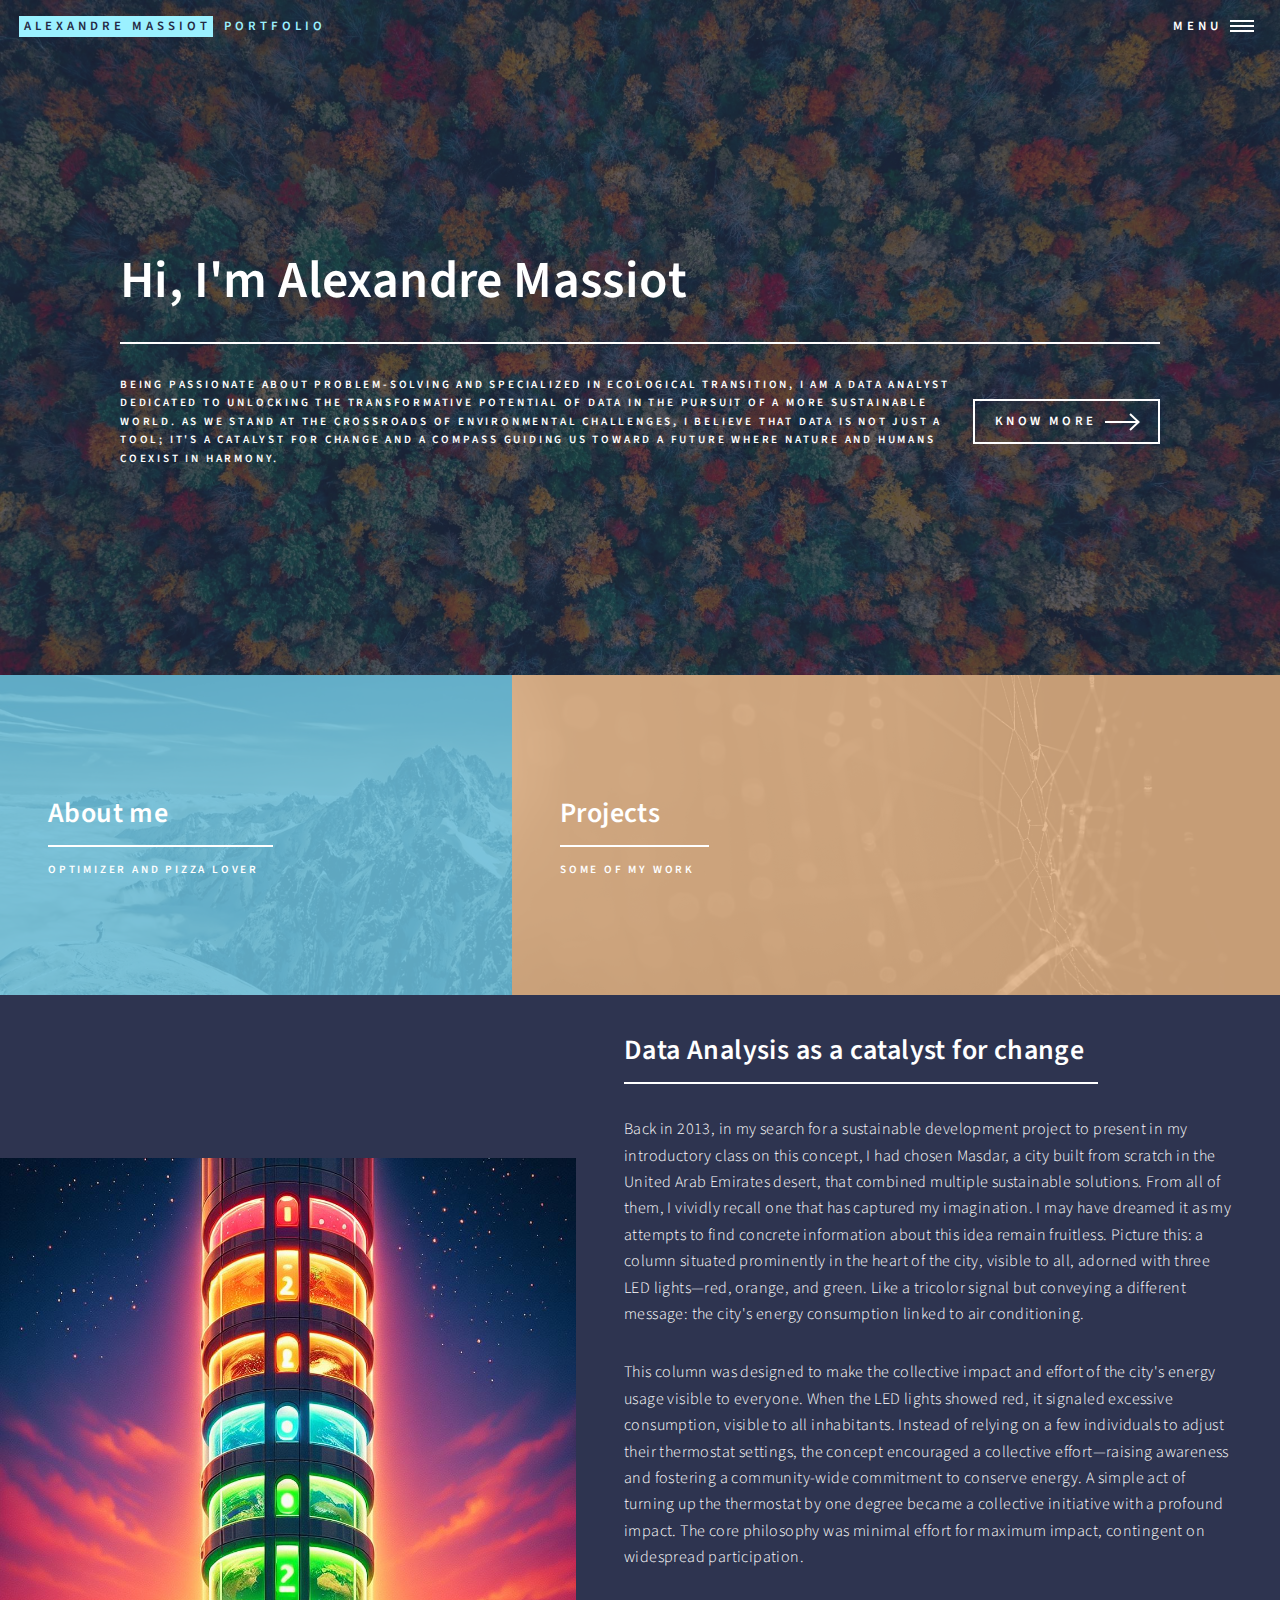
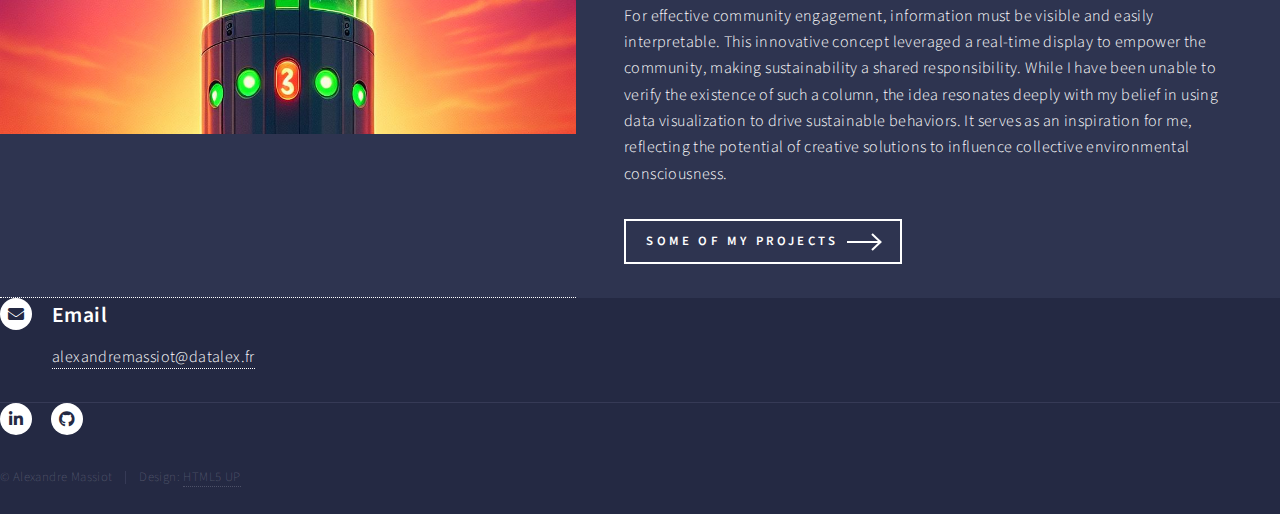
<file: indexen.html>
<!DOCTYPE HTML>
<!--
	Forty by HTML5 UP
	html5up.net | @ajlkn
	Free for personal and commercial use under the CCA 3.0 license (html5up.net/license)
-->
<html>
	<head>
		<title>Alexandre Massiot</title>
		<meta charset="utf-8" />
		<meta name="viewport" content="width=device-width, initial-scale=1, user-scalable=no" />
		<link rel="stylesheet" href="assets/css/main.css" />
		<noscript><link rel="stylesheet" href="assets/css/noscript.css" /></noscript>
	</head>
	<body class="is-preload">

		<!-- Wrapper -->
			<div id="wrapper">

				<!-- Header -->
					<header id="header" class="alt">
						<a href="index.html" class="logo"><strong>ALEXANDRE MASSIOT</strong> <span>Portfolio</span></a>
						<nav>
							<a href="#menu">Menu</a>
						</nav>
					</header>

				<!-- Menu -->
					<nav id="menu">
						<ul class="links">
							<li><a href="elements.html">Home</a></li>
							<li><a href="aboutme.html">About me</a></li>
							<li><a href="projects.html">Projects</a></li>
							<!--<li><a href="elements.html">Elements</a></li>-->
						</ul>
						<ul class="actions stacked">
							<li><a href="#contact" class="button primary fit">Get in touch</a></li>
						</ul>
					</nav>

				<!-- Banner -->
					<section id="banner" class="major">
						<div class="inner">
							<span class="image">
								<img src="images/foret.jpg" alt="" />
							</span>
							<header class="major">
								<h1>Hi, I'm Alexandre Massiot</h1>
							</header>
							<div class="content">
								<p>Being passionate about problem-solving and specialized in ecological transition, I am a Data Analyst dedicated to unlocking the transformative potential of data in the pursuit of a more sustainable world. As we stand at the crossroads of environmental challenges, I believe that data is not just a tool; it's a catalyst for change and a compass guiding us toward a future where nature and humans coexist in harmony.</p>
								<ul class="actions">
									<li><a href="#two" class="button next scrolly">Know more</a></li>
								</ul>
							</div>
						</div>
					</section>

				<!-- Main -->
					<div id="main">

						<!-- One -->
							<section id="one" class="tiles">
								<article>
									<span class="image">
										<img src="images/mat.jpg" alt="" />
									</span>
									<header class="major">
										<h3><a href="aboutme.html" class="link">About me</a></h3>
										<p>Optimizer and pizza lover</p>
									</header>
								</article>
								<article>
									<span class="image">
										<img src="images/spiderweb.jpg" alt="" />
									</span>
									<header class="major">
										<h3><a href="projects.html" class="link">Projects</a></h3>
										<p>Some of my work</p>
									</header>
								</article>
								<!-- To keep for later
								<article>
									<span class="image">
										<img src="images/pic03.jpg" alt="" />
									</span>
									<header class="major">
										<h3><a href="landing.html" class="link">Magna</a></h3>
										<p>Lorem etiam nullam</p>
									</header>
								</article>
								<article>
									<span class="image">
										<img src="images/pic04.jpg" alt="" />
									</span>
									<header class="major">
										<h3><a href="landing.html" class="link">Ipsum</a></h3>
										<p>Nisl sed aliquam</p>
									</header>
								</article>
								<article>
									<span class="image">
										<img src="images/pic05.jpg" alt="" />
									</span>
									<header class="major">
										<h3><a href="landing.html" class="link">Consequat</a></h3>
										<p>Ipsum dolor sit amet</p>
									</header>
								</article>
								<article>
									<span class="image">
										<img src="images/pic06.jpg" alt="" />
									</span>
									<header class="major">
										<h3><a href="landing.html" class="link">Etiam</a></h3>
										<p>Feugiat amet tempus</p>
									</header>
								</article> -->
							</section>

						<!-- Two -->
							<!--<section id="two">
								<div class="inner">
									<header class="major">
										<h2>Data Analysis as a catalyst for change</h2>
									</header>
									<p>Back in 2013, in my pursuit of innovative solutions for a sustainable development, I vividly recall an intriguing concept that has captured my imagination. I may have dreamed it as my attempts to find concrete information about this idea remain fruitless. Picture this: a column situated prominently in the heart of the city, visible to all, adorned with three LED lights—red, orange, and green. Like a tricolor signal but conveying a different message: the city's energy consumption linked to air conditioning.
									<p>This column was designed to make the collective impact and effort of the city's energy usage visible to everyone. When the LED lights showed red, it signaled excessive consumption, visible to all inhabitants. Instead of relying on a few individuals to adjust their thermostat settings, the concept encouraged a collective effort—raising awareness and fostering a community-wide commitment to conserve energy. A simple act of turning up the thermostat by one degree became a collective initiative with a profound impact. The core philosophy was minimal effort for maximum impact, contingent on widespread participation.</p>
									<p>For effective community engagement, information must be visible and easily interpretable. This innovative concept leveraged a real-time display to empower the community, making sustainability a shared responsibility. While I have been unable to verify the existence of such a column, the idea resonates deeply with my belief in using data visualization to drive sustainable behaviors. It serves as an inspiration for me, reflecting the potential of creative solutions to influence collective environmental consciousness.</p>
									<ul class="actions">
										<li><a href="projects.html" class="button next">Some of my projects</a></li>
									</ul>
								</div>
							</section>-->
							<section id="two" class="spotlights">
								<section>
									<a href="" class="image-text">
										<img src="images/column.jpg" alt="" data-position="center center" />
									</a>
									<div class="content">
										<div class="inner">
											<header class="major">
												<h2>Data Analysis as a catalyst for change</h2>
											</header>
											<p>Back in 2013, in my search for a sustainable development project to present in my introductory class on this concept, I had chosen Masdar, a city built from scratch in the United Arab Emirates desert, that combined multiple sustainable solutions. From all of them, I vividly recall one that has captured my imagination. I may have dreamed it as my attempts to find concrete information about this idea remain fruitless. Picture this: a column situated prominently in the heart of the city, visible to all, adorned with three LED lights—red, orange, and green. Like a tricolor signal but conveying a different message: the city's energy consumption linked to air conditioning.
											<p>This column was designed to make the collective impact and effort of the city's energy usage visible to everyone. When the LED lights showed red, it signaled excessive consumption, visible to all inhabitants. Instead of relying on a few individuals to adjust their thermostat settings, the concept encouraged a collective effort—raising awareness and fostering a community-wide commitment to conserve energy. A simple act of turning up the thermostat by one degree became a collective initiative with a profound impact. The core philosophy was minimal effort for maximum impact, contingent on widespread participation.</p>
											<p>For effective community engagement, information must be visible and easily interpretable. This innovative concept leveraged a real-time display to empower the community, making sustainability a shared responsibility. While I have been unable to verify the existence of such a column, the idea resonates deeply with my belief in using data visualization to drive sustainable behaviors. It serves as an inspiration for me, reflecting the potential of creative solutions to influence collective environmental consciousness.</p>
											<ul class="actions">
												<li><a href="projects.html" class="button next">Some of my projects</a></li>
											</ul>
										</div>
									</div>
								</section>

					</div>

				
					<section id="contact">
						<!-- Contact 
						<div class="inner">
							<section>
								<form method="post" action="#">
									<div class="fields">
										<div class="field half">
											<label for="name">Name</label>
											<input type="text" name="name" id="name" />
										</div>
										<div class="field half">
											<label for="email">Email</label>
											<input type="text" name="email" id="email" />
										</div>
										<div class="field">
											<label for="message">Message</label>
											<textarea name="message" id="message" rows="6"></textarea>
										</div>
									</div>
									<ul class="actions">
										<li><input type="submit" value="Send Message" class="primary" /></li>
										<li><input type="reset" value="Clear" /></li>
									</ul>
								</form>
							</section> -->
							<section class="split">
								<section>
									<div class="contact-method">
										<span class="icon solid alt fa-envelope"></span>
										<h3>Email</h3>
										<a href="#">alexandremassiot@datalex.fr</a>
									</div>
								</section>
								<!--
								<section>
									<div class="contact-method">
										<span class="icon solid alt fa-phone"></span>
										<h3>Phone</h3>
										<span>(000) 000-0000 x12387</span>
									</div>
								</section>
								<section>
									<div class="contact-method">
										<span class="icon solid alt fa-home"></span>
										<h3>Address</h3>
										<span>1234 Somewhere Road #5432<br />
										Nashville, TN 00000<br />
										United States of America</span>
									</div>
								</section>-->
							</section>
						</div>
					</section>

				<!-- Footer -->
					<footer id="footer">
						<div class="inner">
							<ul class="icons">
								<!--
								<li><a href="#" class="icon brands alt fa-twitter"><span class="label">Twitter</span></a></li>
								<li><a href="#" class="icon brands alt fa-facebook-f"><span class="label">Facebook</span></a></li>
								<li><a href="#" class="icon brands alt fa-instagram"><span class="label">Instagram</span></a></li>
								-->
								<li><a href="https://www.linkedin.com/in/alexandremassiot/" target="_blank" class="icon brands alt fa-linkedin-in"><span class="label">LinkedIn</span></a></li>
								<li><a href="https://github.com/NoCodeMass" target="_blank" class="icon brands alt fa-github"><span class="label">GitHub</span></a></li>
								
							</ul>
							<ul class="copyright">
								<li>&copy; Alexandre Massiot</li><li>Design: <a href="https://html5up.net">HTML5 UP</a></li>
							</ul>
						</div>
					</footer>

			</div>

		<!-- Scripts -->
			<script src="assets/js/jquery.min.js"></script>
			<script src="assets/js/jquery.scrolly.min.js"></script>
			<script src="assets/js/jquery.scrollex.min.js"></script>
			<script src="assets/js/browser.min.js"></script>
			<script src="assets/js/breakpoints.min.js"></script>
			<script src="assets/js/util.js"></script>
			<script src="assets/js/main.js"></script>

	</body>
</html>
</file>
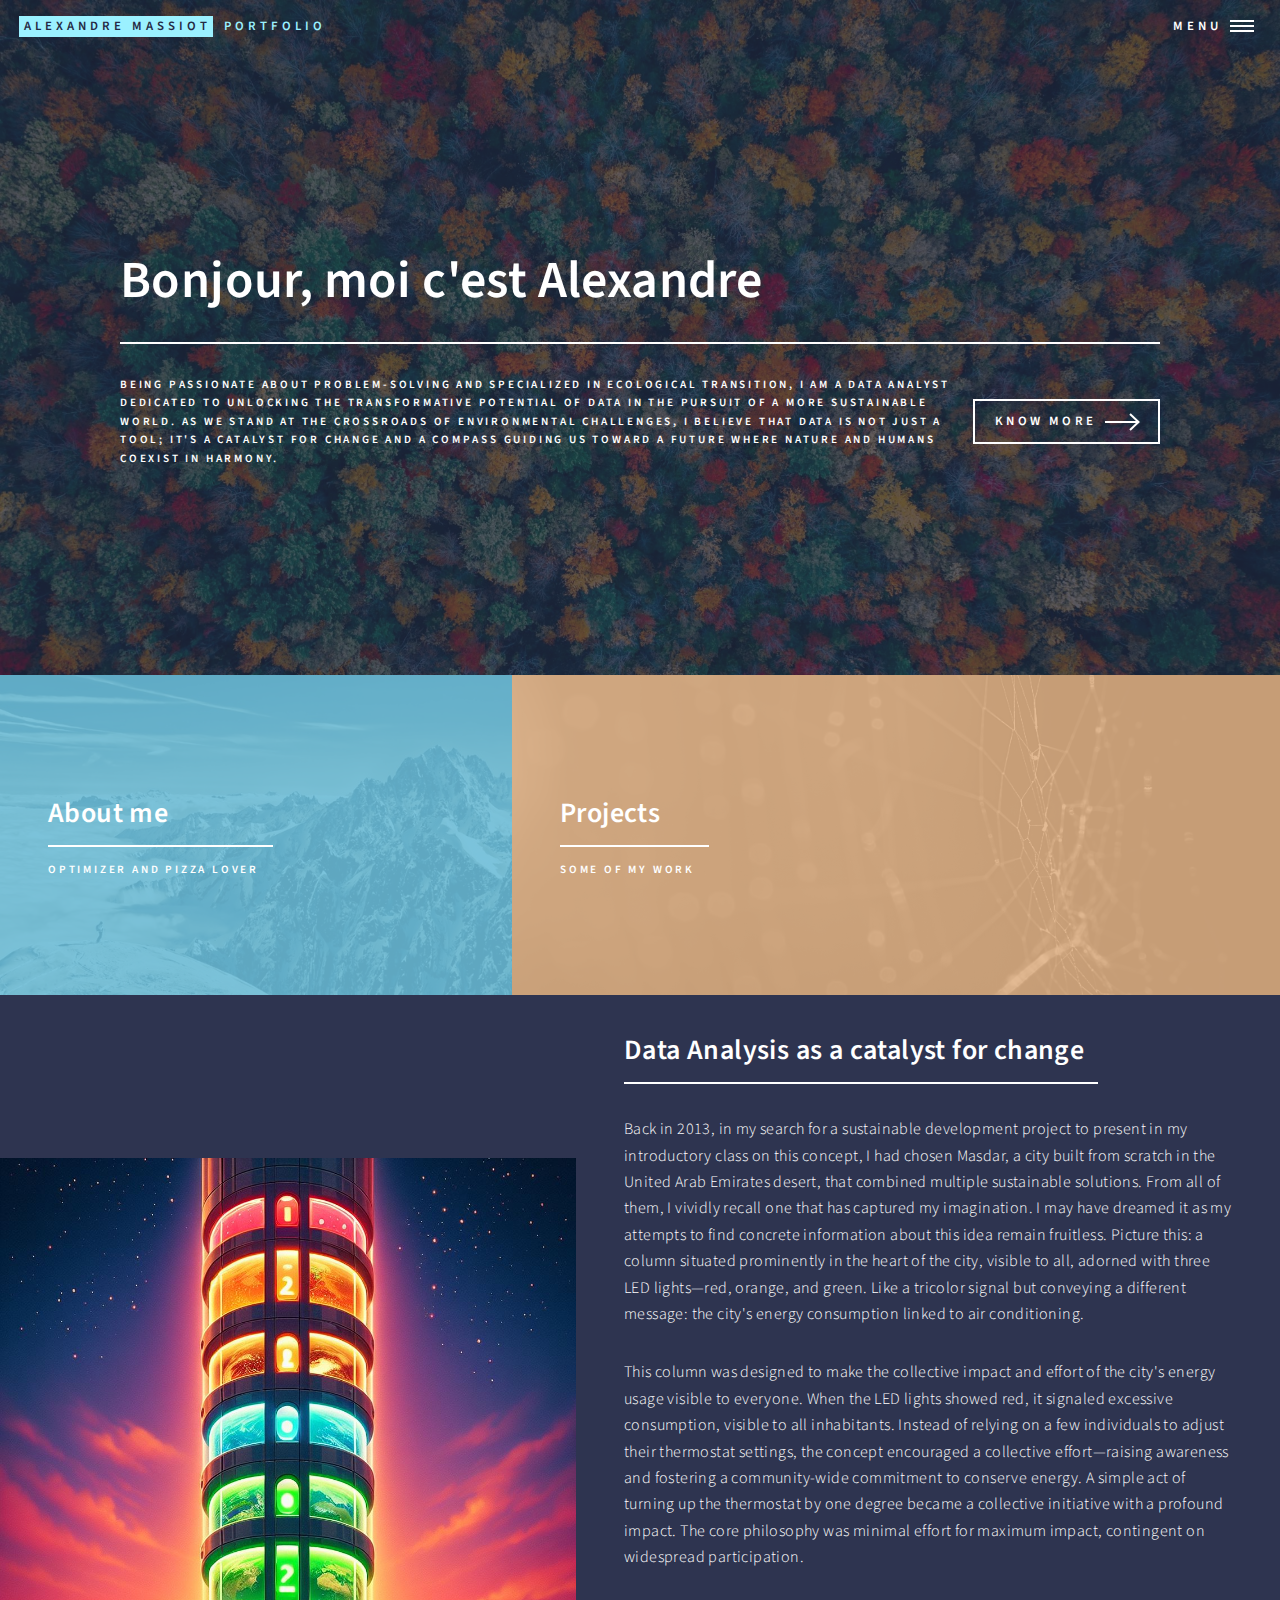
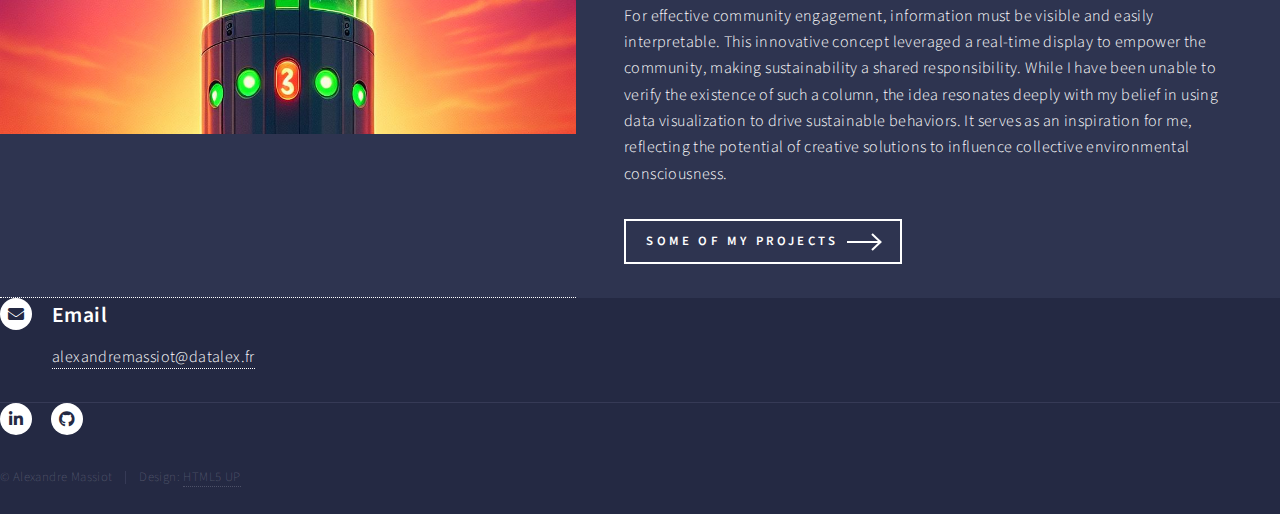
<file: indexfr.html>
<!DOCTYPE HTML>
<!--
	Forty by HTML5 UP
	html5up.net | @ajlkn
	Free for personal and commercial use under the CCA 3.0 license (html5up.net/license)
-->
<html>
	<head>
		<title>Alexandre Massiot</title>
		<meta charset="utf-8" />
		<meta name="viewport" content="width=device-width, initial-scale=1, user-scalable=no" />
		<link rel="stylesheet" href="assets/css/main.css" />
		<noscript><link rel="stylesheet" href="assets/css/noscript.css" /></noscript>
	</head>
	<body class="is-preload">

		<!-- Wrapper -->
			<div id="wrapper">

				<!-- Header -->
					<header id="header" class="alt">
						<a href="index.html" class="logo"><strong>ALEXANDRE MASSIOT</strong> <span>Portfolio</span></a>
						<nav>
							<a href="#menu">Menu</a>
						</nav>
					</header>

				<!-- Menu -->
					<nav id="menu">
						<ul class="links">
							<li><a href="elements.html">Accueil</a></li>
							<li><a href="aboutme.html">A propos</a></li>
							<li><a href="projects.html">Projets</a></li>
							<!--<li><a href="elements.html">Elements</a></li>-->
						</ul>
						<ul class="actions stacked">
							<li><a href="#contact" class="button primary fit">Me contacter</a></li>
						</ul>
					</nav>

				<!-- Banner -->
					<section id="banner" class="major">
						<div class="inner">
							<span class="image">
								<img src="images/foret.jpg" alt="" />
							</span>
							<header class="major">
								<h1>Bonjour, moi c'est Alexandre</h1>
							</header>
							<div class="content">
								<p>Being passionate about problem-solving and specialized in ecological transition, I am a Data Analyst dedicated to unlocking the transformative potential of data in the pursuit of a more sustainable world. As we stand at the crossroads of environmental challenges, I believe that data is not just a tool; it's a catalyst for change and a compass guiding us toward a future where nature and humans coexist in harmony.</p>
								<ul class="actions">
									<li><a href="#two" class="button next scrolly">Know more</a></li>
								</ul>
							</div>
						</div>
					</section>

				<!-- Main -->
					<div id="main">

						<!-- One -->
							<section id="one" class="tiles">
								<article>
									<span class="image">
										<img src="images/mat.jpg" alt="" />
									</span>
									<header class="major">
										<h3><a href="aboutme.html" class="link">About me</a></h3>
										<p>Optimizer and pizza lover</p>
									</header>
								</article>
								<article>
									<span class="image">
										<img src="images/spiderweb.jpg" alt="" />
									</span>
									<header class="major">
										<h3><a href="projects.html" class="link">Projects</a></h3>
										<p>Some of my work</p>
									</header>
								</article>
								<!-- To keep for later
								<article>
									<span class="image">
										<img src="images/pic03.jpg" alt="" />
									</span>
									<header class="major">
										<h3><a href="landing.html" class="link">Magna</a></h3>
										<p>Lorem etiam nullam</p>
									</header>
								</article>
								<article>
									<span class="image">
										<img src="images/pic04.jpg" alt="" />
									</span>
									<header class="major">
										<h3><a href="landing.html" class="link">Ipsum</a></h3>
										<p>Nisl sed aliquam</p>
									</header>
								</article>
								<article>
									<span class="image">
										<img src="images/pic05.jpg" alt="" />
									</span>
									<header class="major">
										<h3><a href="landing.html" class="link">Consequat</a></h3>
										<p>Ipsum dolor sit amet</p>
									</header>
								</article>
								<article>
									<span class="image">
										<img src="images/pic06.jpg" alt="" />
									</span>
									<header class="major">
										<h3><a href="landing.html" class="link">Etiam</a></h3>
										<p>Feugiat amet tempus</p>
									</header>
								</article> -->
							</section>

						<!-- Two -->
							<!--<section id="two">
								<div class="inner">
									<header class="major">
										<h2>Data Analysis as a catalyst for change</h2>
									</header>
									<p>Back in 2013, in my pursuit of innovative solutions for a sustainable development, I vividly recall an intriguing concept that has captured my imagination. I may have dreamed it as my attempts to find concrete information about this idea remain fruitless. Picture this: a column situated prominently in the heart of the city, visible to all, adorned with three LED lights—red, orange, and green. Like a tricolor signal but conveying a different message: the city's energy consumption linked to air conditioning.
									<p>This column was designed to make the collective impact and effort of the city's energy usage visible to everyone. When the LED lights showed red, it signaled excessive consumption, visible to all inhabitants. Instead of relying on a few individuals to adjust their thermostat settings, the concept encouraged a collective effort—raising awareness and fostering a community-wide commitment to conserve energy. A simple act of turning up the thermostat by one degree became a collective initiative with a profound impact. The core philosophy was minimal effort for maximum impact, contingent on widespread participation.</p>
									<p>For effective community engagement, information must be visible and easily interpretable. This innovative concept leveraged a real-time display to empower the community, making sustainability a shared responsibility. While I have been unable to verify the existence of such a column, the idea resonates deeply with my belief in using data visualization to drive sustainable behaviors. It serves as an inspiration for me, reflecting the potential of creative solutions to influence collective environmental consciousness.</p>
									<ul class="actions">
										<li><a href="projects.html" class="button next">Some of my projects</a></li>
									</ul>
								</div>
							</section>-->
							<section id="two" class="spotlights">
								<section>
									<a href="" class="image-text">
										<img src="images/column.jpg" alt="" data-position="center center" />
									</a>
									<div class="content">
										<div class="inner">
											<header class="major">
												<h2>Data Analysis as a catalyst for change</h2>
											</header>
											<p>Back in 2013, in my search for a sustainable development project to present in my introductory class on this concept, I had chosen Masdar, a city built from scratch in the United Arab Emirates desert, that combined multiple sustainable solutions. From all of them, I vividly recall one that has captured my imagination. I may have dreamed it as my attempts to find concrete information about this idea remain fruitless. Picture this: a column situated prominently in the heart of the city, visible to all, adorned with three LED lights—red, orange, and green. Like a tricolor signal but conveying a different message: the city's energy consumption linked to air conditioning.
											<p>This column was designed to make the collective impact and effort of the city's energy usage visible to everyone. When the LED lights showed red, it signaled excessive consumption, visible to all inhabitants. Instead of relying on a few individuals to adjust their thermostat settings, the concept encouraged a collective effort—raising awareness and fostering a community-wide commitment to conserve energy. A simple act of turning up the thermostat by one degree became a collective initiative with a profound impact. The core philosophy was minimal effort for maximum impact, contingent on widespread participation.</p>
											<p>For effective community engagement, information must be visible and easily interpretable. This innovative concept leveraged a real-time display to empower the community, making sustainability a shared responsibility. While I have been unable to verify the existence of such a column, the idea resonates deeply with my belief in using data visualization to drive sustainable behaviors. It serves as an inspiration for me, reflecting the potential of creative solutions to influence collective environmental consciousness.</p>
											<ul class="actions">
												<li><a href="projects.html" class="button next">Some of my projects</a></li>
											</ul>
										</div>
									</div>
								</section>

					</div>

				
					<section id="contact">
						<!-- Contact 
						<div class="inner">
							<section>
								<form method="post" action="#">
									<div class="fields">
										<div class="field half">
											<label for="name">Name</label>
											<input type="text" name="name" id="name" />
										</div>
										<div class="field half">
											<label for="email">Email</label>
											<input type="text" name="email" id="email" />
										</div>
										<div class="field">
											<label for="message">Message</label>
											<textarea name="message" id="message" rows="6"></textarea>
										</div>
									</div>
									<ul class="actions">
										<li><input type="submit" value="Send Message" class="primary" /></li>
										<li><input type="reset" value="Clear" /></li>
									</ul>
								</form>
							</section> -->
							<section class="split">
								<section>
									<div class="contact-method">
										<span class="icon solid alt fa-envelope"></span>
										<h3>Email</h3>
										<a href="#">alexandremassiot@datalex.fr</a>
									</div>
								</section>
								<!--
								<section>
									<div class="contact-method">
										<span class="icon solid alt fa-phone"></span>
										<h3>Phone</h3>
										<span>(000) 000-0000 x12387</span>
									</div>
								</section>
								<section>
									<div class="contact-method">
										<span class="icon solid alt fa-home"></span>
										<h3>Address</h3>
										<span>1234 Somewhere Road #5432<br />
										Nashville, TN 00000<br />
										United States of America</span>
									</div>
								</section>-->
							</section>
						</div>
					</section>

				<!-- Footer -->
					<footer id="footer">
						<div class="inner">
							<ul class="icons">
								<!--
								<li><a href="#" class="icon brands alt fa-twitter"><span class="label">Twitter</span></a></li>
								<li><a href="#" class="icon brands alt fa-facebook-f"><span class="label">Facebook</span></a></li>
								<li><a href="#" class="icon brands alt fa-instagram"><span class="label">Instagram</span></a></li>
								-->
								<li><a href="https://www.linkedin.com/in/alexandremassiot/" target="_blank" class="icon brands alt fa-linkedin-in"><span class="label">LinkedIn</span></a></li>
								<li><a href="https://github.com/NoCodeMass" target="_blank" class="icon brands alt fa-github"><span class="label">GitHub</span></a></li>
								
							</ul>
							<ul class="copyright">
								<li>&copy; Alexandre Massiot</li><li>Design: <a href="https://html5up.net">HTML5 UP</a></li>
							</ul>
						</div>
					</footer>

			</div>

		<!-- Scripts -->
			<script src="assets/js/jquery.min.js"></script>
			<script src="assets/js/jquery.scrolly.min.js"></script>
			<script src="assets/js/jquery.scrollex.min.js"></script>
			<script src="assets/js/browser.min.js"></script>
			<script src="assets/js/breakpoints.min.js"></script>
			<script src="assets/js/util.js"></script>
			<script src="assets/js/main.js"></script>

	</body>
</html>
</file>
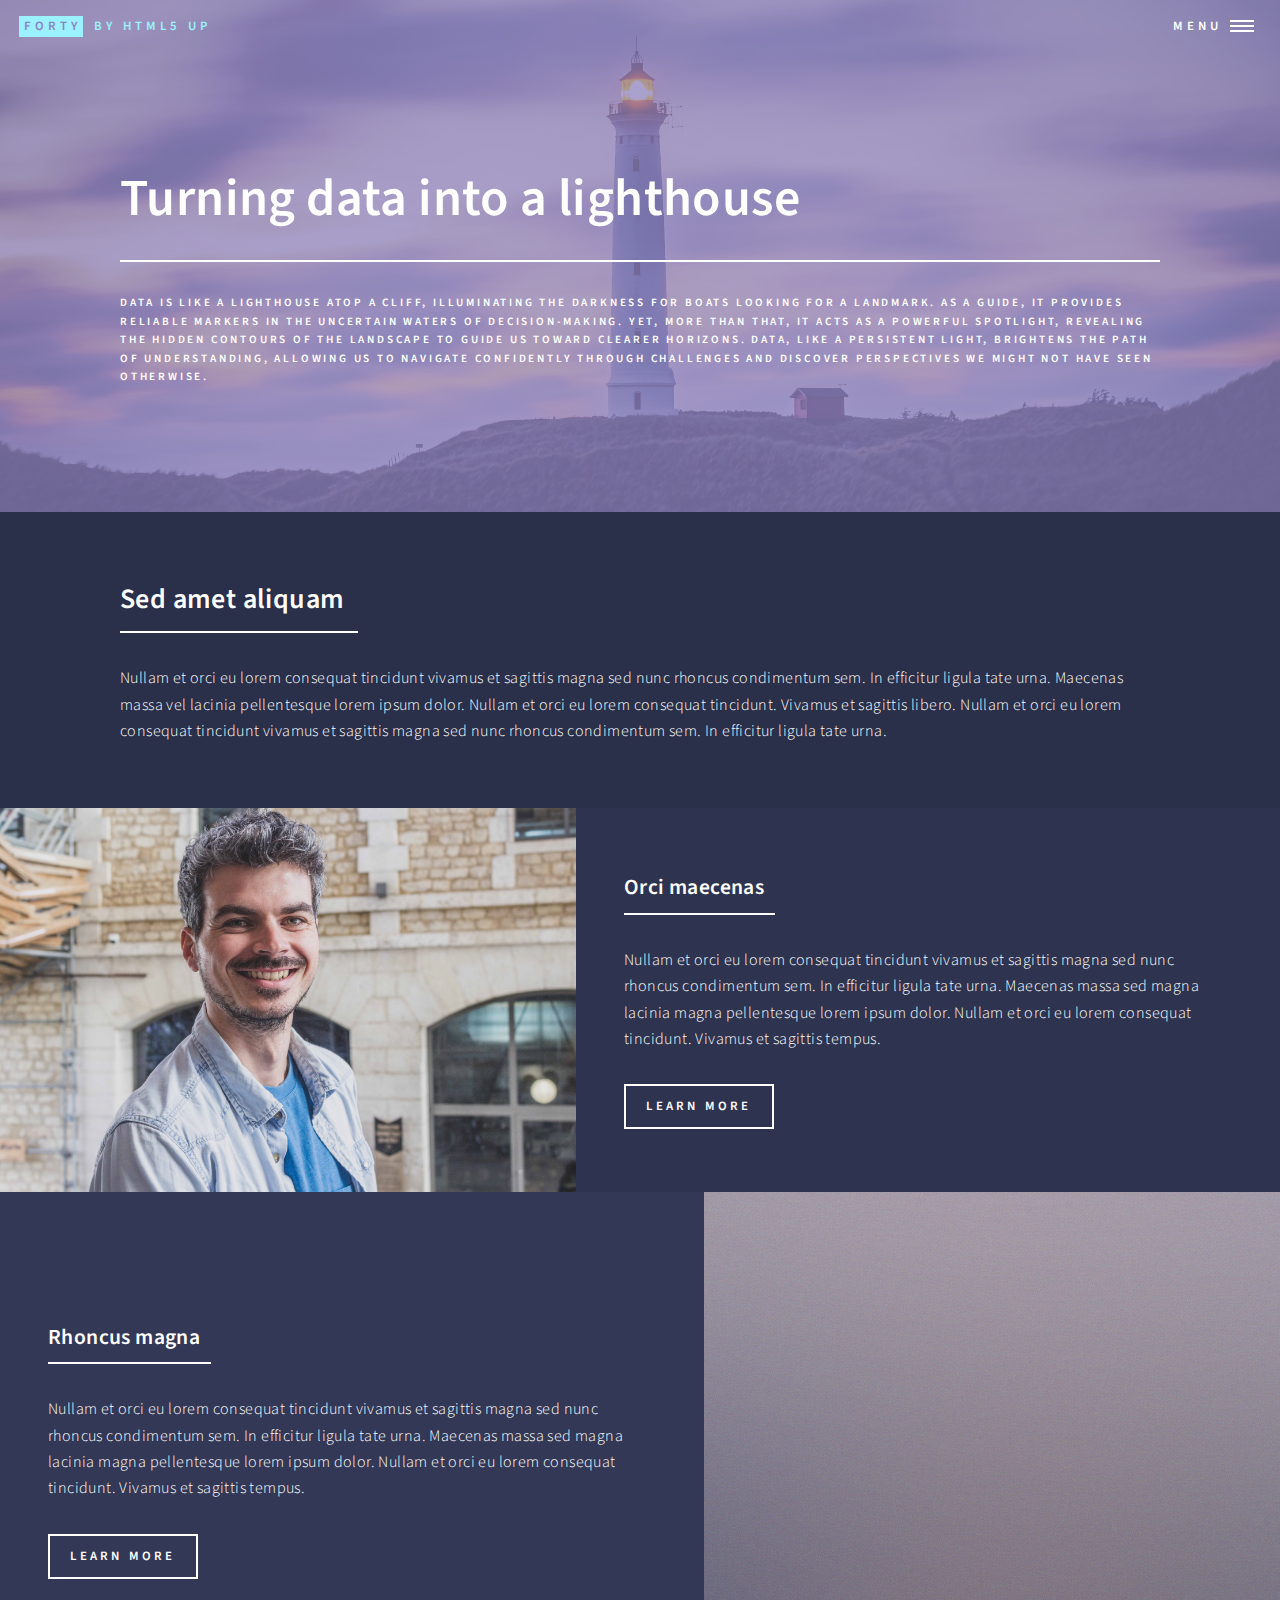
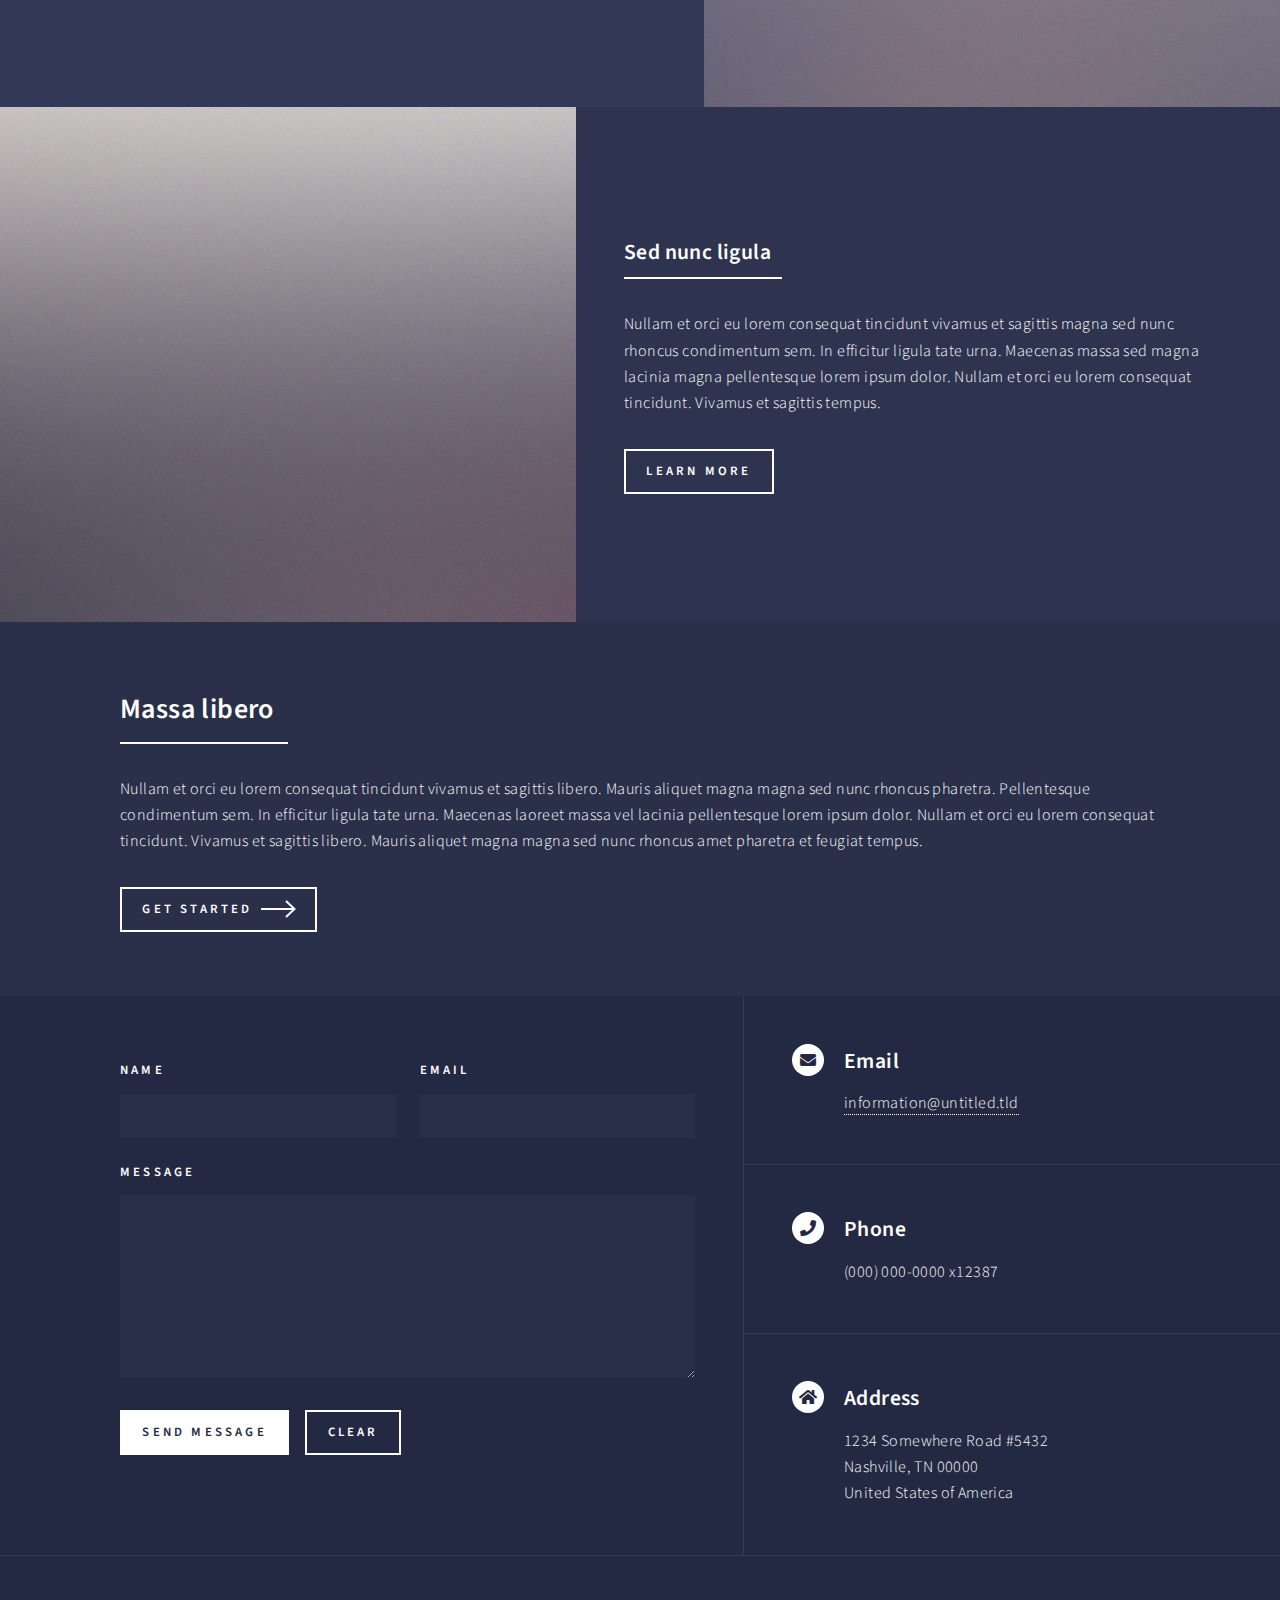
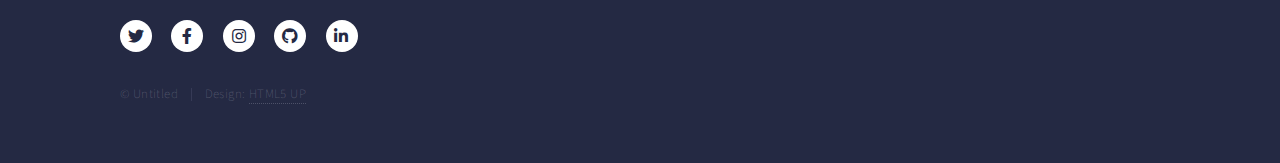
<file: landing.html>
<!DOCTYPE HTML>
<!--
	Forty by HTML5 UP
	html5up.net | @ajlkn
	Free for personal and commercial use under the CCA 3.0 license (html5up.net/license)
-->
<html>
	<head>
		<title>Landing - Forty by HTML5 UP</title>
		<meta charset="utf-8" />
		<meta name="viewport" content="width=device-width, initial-scale=1, user-scalable=no" />
		<link rel="stylesheet" href="assets/css/main.css" />
		<noscript><link rel="stylesheet" href="assets/css/noscript.css" /></noscript>
	</head>
	<body class="is-preload">

		<!-- Wrapper -->
			<div id="wrapper">

				<!-- Header -->
				<!-- Note: The "styleN" class below should match that of the banner element. -->
					<header id="header" class="alt style2">
						<a href="index.html" class="logo"><strong>Forty</strong> <span>by HTML5 UP</span></a>
						<nav>
							<a href="#menu">Menu</a>
						</nav>
					</header>

				<!-- Menu -->
					<nav id="menu">
						<ul class="links">
							<li><a href="index.html">Home</a></li>
							<li><a href="landing.html">Landing</a></li>
							<li><a href="generic.html">Generic</a></li>
							<li><a href="elements.html">Elements</a></li>
						</ul>
						<ul class="actions stacked">
							<li><a href="#" class="button primary fit">Get Started</a></li>
							<li><a href="#" class="button fit">Log In</a></li>
						</ul>
					</nav>

				<!-- Banner -->
				<!-- Note: The "styleN" class below should match that of the header element. -->
					<section id="banner" class="style2">
						<div class="inner">
							<span class="image">
								<img src="images/lighthouse.jpg" alt="" />
							</span>
							<header class="major">
								<h1>Turning data into a lighthouse</h1>
							</header>
							<div class="content">
								<p>Data is like a lighthouse atop a cliff, illuminating the darkness for boats looking for a landmark. As a guide, it provides reliable markers in the uncertain waters of decision-making. Yet, more than that, it acts as a powerful spotlight, revealing the hidden contours of the landscape to guide us toward clearer horizons. Data, like a persistent light, brightens the path of understanding, allowing us to navigate confidently through challenges and discover perspectives we might not have seen otherwise.</p>
							</div>
						</div>
					</section>

				<!-- Main -->
					<div id="main">

						<!-- One -->
							<section id="one">
								<div class="inner">
									<header class="major">
										<h2>Sed amet aliquam</h2>
									</header>
									<p>Nullam et orci eu lorem consequat tincidunt vivamus et sagittis magna sed nunc rhoncus condimentum sem. In efficitur ligula tate urna. Maecenas massa vel lacinia pellentesque lorem ipsum dolor. Nullam et orci eu lorem consequat tincidunt. Vivamus et sagittis libero. Nullam et orci eu lorem consequat tincidunt vivamus et sagittis magna sed nunc rhoncus condimentum sem. In efficitur ligula tate urna.</p>
								</div>
							</section>

						<!-- Two -->
							<section id="two" class="spotlights">
								<section>
									<a href="generic.html" class="image">
										<img src="images/alex.jpg" alt="" data-position="center center" />
									</a>
									<div class="content">
										<div class="inner">
											<header class="major">
												<h3>Orci maecenas</h3>
											</header>
											<p>Nullam et orci eu lorem consequat tincidunt vivamus et sagittis magna sed nunc rhoncus condimentum sem. In efficitur ligula tate urna. Maecenas massa sed magna lacinia magna pellentesque lorem ipsum dolor. Nullam et orci eu lorem consequat tincidunt. Vivamus et sagittis tempus.</p>
											<ul class="actions">
												<li><a href="generic.html" class="button">Learn more</a></li>
											</ul>
										</div>
									</div>
								</section>
								<section>
									<a href="generic.html" class="image">
										<img src="images/pic09.jpg" alt="" data-position="top center" />
									</a>
									<div class="content">
										<div class="inner">
											<header class="major">
												<h3>Rhoncus magna</h3>
											</header>
											<p>Nullam et orci eu lorem consequat tincidunt vivamus et sagittis magna sed nunc rhoncus condimentum sem. In efficitur ligula tate urna. Maecenas massa sed magna lacinia magna pellentesque lorem ipsum dolor. Nullam et orci eu lorem consequat tincidunt. Vivamus et sagittis tempus.</p>
											<ul class="actions">
												<li><a href="generic.html" class="button">Learn more</a></li>
											</ul>
										</div>
									</div>
								</section>
								<section>
									<a href="generic.html" class="image">
										<img src="images/pic10.jpg" alt="" data-position="25% 25%" />
									</a>
									<div class="content">
										<div class="inner">
											<header class="major">
												<h3>Sed nunc ligula</h3>
											</header>
											<p>Nullam et orci eu lorem consequat tincidunt vivamus et sagittis magna sed nunc rhoncus condimentum sem. In efficitur ligula tate urna. Maecenas massa sed magna lacinia magna pellentesque lorem ipsum dolor. Nullam et orci eu lorem consequat tincidunt. Vivamus et sagittis tempus.</p>
											<ul class="actions">
												<li><a href="generic.html" class="button">Learn more</a></li>
											</ul>
										</div>
									</div>
								</section>
							</section>

						<!-- Three -->
							<section id="three">
								<div class="inner">
									<header class="major">
										<h2>Massa libero</h2>
									</header>
									<p>Nullam et orci eu lorem consequat tincidunt vivamus et sagittis libero. Mauris aliquet magna magna sed nunc rhoncus pharetra. Pellentesque condimentum sem. In efficitur ligula tate urna. Maecenas laoreet massa vel lacinia pellentesque lorem ipsum dolor. Nullam et orci eu lorem consequat tincidunt. Vivamus et sagittis libero. Mauris aliquet magna magna sed nunc rhoncus amet pharetra et feugiat tempus.</p>
									<ul class="actions">
										<li><a href="generic.html" class="button next">Get Started</a></li>
									</ul>
								</div>
							</section>

					</div>

				<!-- Contact -->
					<section id="contact">
						<div class="inner">
							<section>
								<form method="post" action="#">
									<div class="fields">
										<div class="field half">
											<label for="name">Name</label>
											<input type="text" name="name" id="name" />
										</div>
										<div class="field half">
											<label for="email">Email</label>
											<input type="text" name="email" id="email" />
										</div>
										<div class="field">
											<label for="message">Message</label>
											<textarea name="message" id="message" rows="6"></textarea>
										</div>
									</div>
									<ul class="actions">
										<li><input type="submit" value="Send Message" class="primary" /></li>
										<li><input type="reset" value="Clear" /></li>
									</ul>
								</form>
							</section>
							<section class="split">
								<section>
									<div class="contact-method">
										<span class="icon solid alt fa-envelope"></span>
										<h3>Email</h3>
										<a href="#">information@untitled.tld</a>
									</div>
								</section>
								<section>
									<div class="contact-method">
										<span class="icon solid alt fa-phone"></span>
										<h3>Phone</h3>
										<span>(000) 000-0000 x12387</span>
									</div>
								</section>
								<section>
									<div class="contact-method">
										<span class="icon solid alt fa-home"></span>
										<h3>Address</h3>
										<span>1234 Somewhere Road #5432<br />
										Nashville, TN 00000<br />
										United States of America</span>
									</div>
								</section>
							</section>
						</div>
					</section>

				<!-- Footer -->
					<footer id="footer">
						<div class="inner">
							<ul class="icons">
								<li><a href="#" class="icon brands alt fa-twitter"><span class="label">Twitter</span></a></li>
								<li><a href="#" class="icon brands alt fa-facebook-f"><span class="label">Facebook</span></a></li>
								<li><a href="#" class="icon brands alt fa-instagram"><span class="label">Instagram</span></a></li>
								<li><a href="#" class="icon brands alt fa-github"><span class="label">GitHub</span></a></li>
								<li><a href="#" class="icon brands alt fa-linkedin-in"><span class="label">LinkedIn</span></a></li>
							</ul>
							<ul class="copyright">
								<li>&copy; Untitled</li><li>Design: <a href="https://html5up.net">HTML5 UP</a></li>
							</ul>
						</div>
					</footer>

			</div>

		<!-- Scripts -->
			<script src="assets/js/jquery.min.js"></script>
			<script src="assets/js/jquery.scrolly.min.js"></script>
			<script src="assets/js/jquery.scrollex.min.js"></script>
			<script src="assets/js/browser.min.js"></script>
			<script src="assets/js/breakpoints.min.js"></script>
			<script src="assets/js/util.js"></script>
			<script src="assets/js/main.js"></script>

	</body>
</html>
</file>
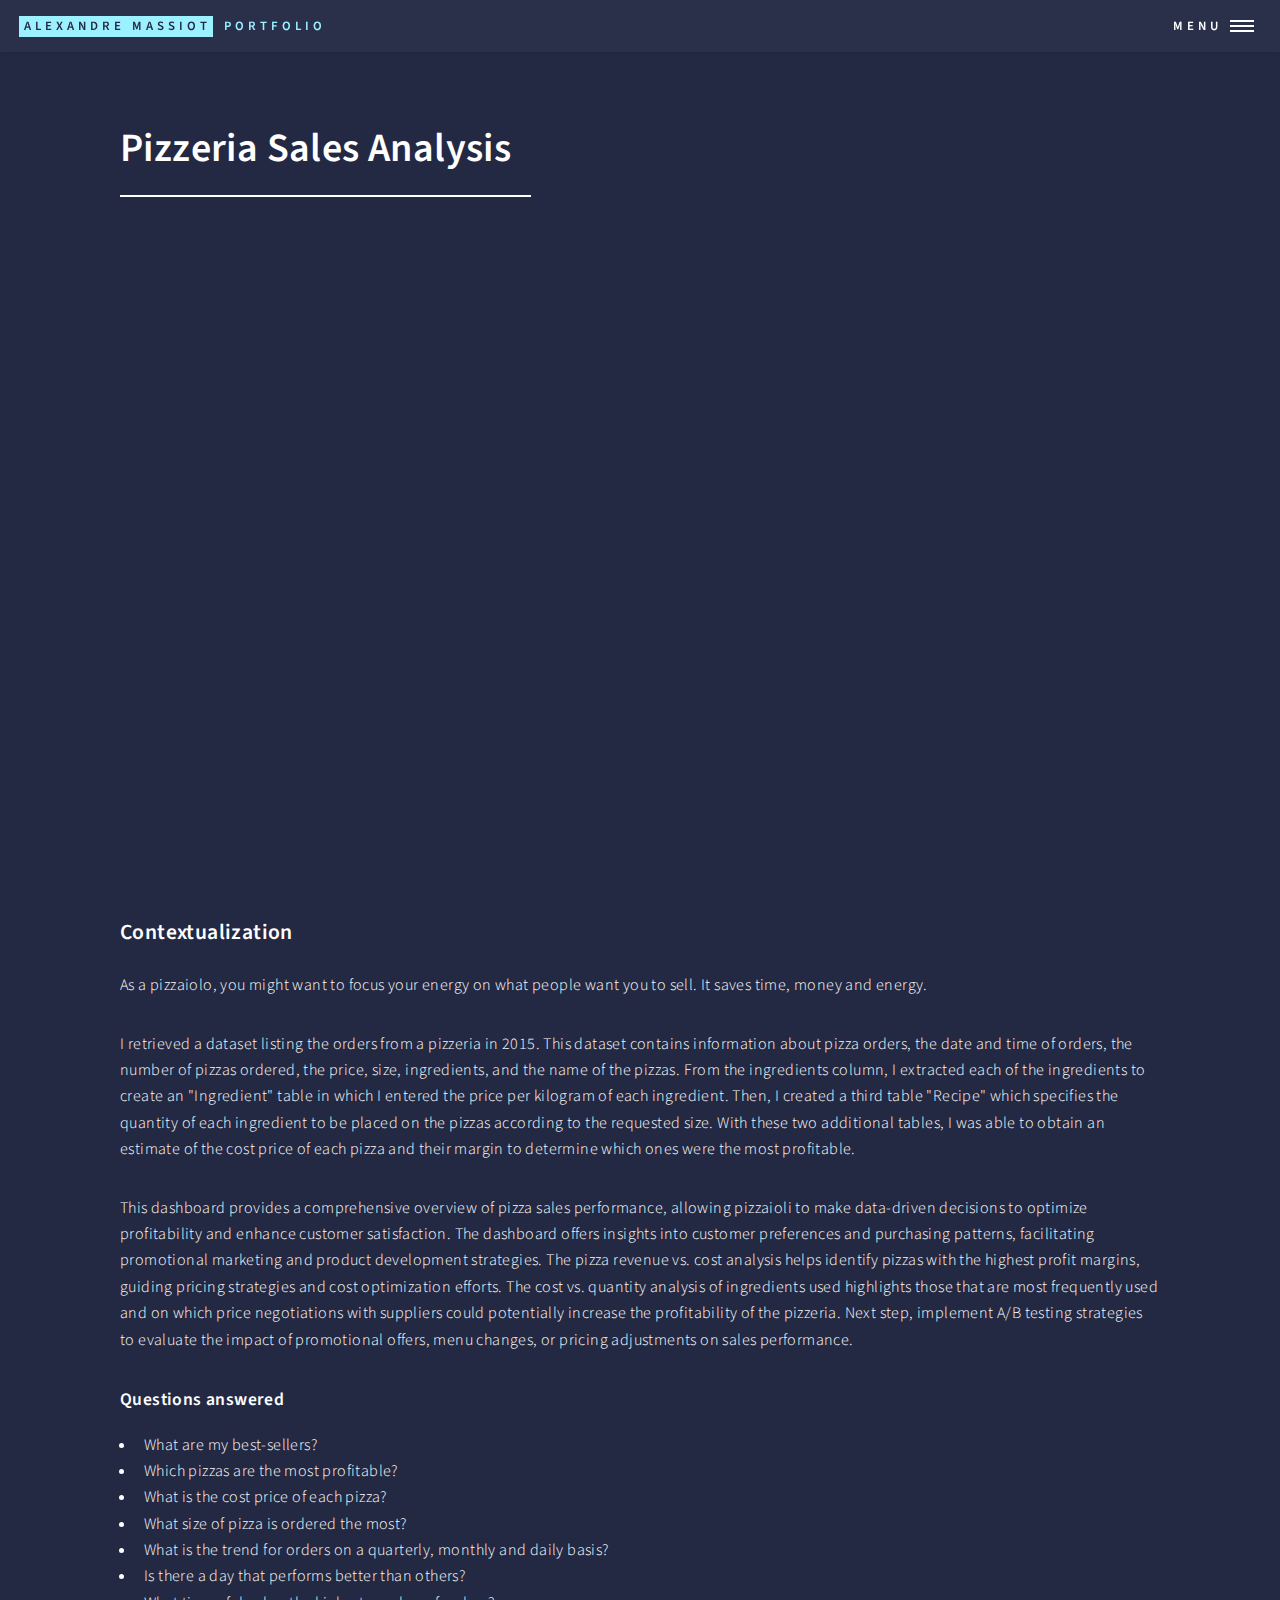
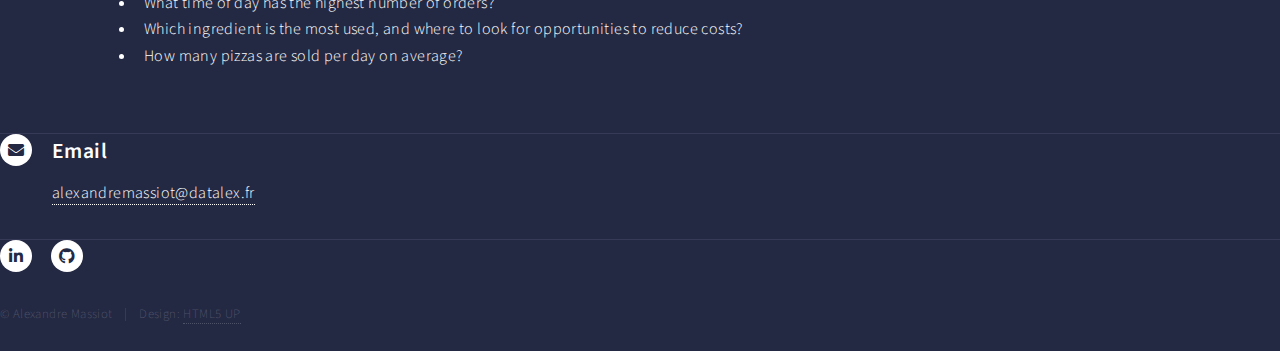
<file: pizza.html>
<!DOCTYPE HTML>
<!--
	Forty by HTML5 UP
	html5up.net | @ajlkn
	Free for personal and commercial use under the CCA 3.0 license (html5up.net/license)
-->
<html>
	<head>
		<title>Pizzeria Sales Analysis</title>
		<meta charset="utf-8" />
		<meta name="viewport" content="width=device-width, initial-scale=1, user-scalable=no" />
		<link rel="stylesheet" href="assets/css/main.css" />
		<noscript><link rel="stylesheet" href="assets/css/noscript.css" /></noscript>
	</head>
	<body class="is-preload">

		<!-- Wrapper -->
			<div id="wrapper">

				<!-- Header -->
					<header id="header">
						<a href="index.html" class="logo"><strong>Alexandre Massiot</strong> <span>Portfolio</span></a>
						<nav>
							<a href="#menu">Menu</a>
						</nav>
					</header>

				<!-- Menu -->
				<nav id="menu">
					<ul class="links">
						<li><a href="index.html">Home</a></li>
						<li><a href="aboutme.html">About me</a></li>
						<li><a href="projects.html">Projects</a></li>
						<!--<li><a href="elements.html">Elements</a></li>-->
					</ul>
					<ul class="actions stacked">
						<li><a href="#contact" class="button primary fit">Get in touch</a></li>
					</ul>
				</nav>

				<!-- Main -->
					<div id="main" class="alt">

						<!-- One -->
							<section id="one">
								<div class="inner">
									<header class="major">
										<h1>Pizzeria Sales Analysis</h1>
									</header>
									<!--<span class="image main"><img src="images/pizza2.jpg" alt="" /></span> -->
											<div pbi-resize="powerbi" pbi-resize-src="https://app.powerbi.com/view?r=eyJrIjoiZmQwZjVjNmQtNThlNS00OTE1LTk2MDgtZTk3ZmMzMDRhZWMzIiwidCI6ImE1YzkzOTZjLWUxZGYtNGMzZC1hMzU0LWQxZGI0MDAwMjdhNiJ9" pbi-resize-min-width="600" pbi-default-width="600px" pbi-default-height="488" pbi-resize-width="1270" pbi-resize-height="720" pbi-resize-load-event="page-load" pbi-resize-header="false" style="position: relative;"><iframe frameborder="0" allowfullscreen="true"></iframe></div>
											<script type="text/javascript">
											!function(){if("undefined"==typeof window.powerbiresizescript){window.powerbiresizescript=1;window.onmessage=function(event){var isReportPageLoadedEvent=function(event){try{if(event&&event.data&&event.data.url==='/reports/undefined/events/pageChanged'){return!0}}catch(error){return undefined}};if(isReportPageLoadedEvent(event)){var iframe=getIframeElement(event.source)
											setTimeout(function(){if(iframe&&iframe.parentNode.children.length>1){switch(iframe.parentNode.getAttribute('pbi-resize-load-event')){case 'click':showElement(iframe);break;case 'page-load':case 'seconds-timeout':case 'in-view':var button=getChildByTag(iframe.parentNode,'div');setButtonState(button,'readynow');break}}},(iframe.parentNode.getAttribute('pbi-resize-delay-show')||1)*1000)}};function getChildByTag(parent,tagName){if(parent){for(var i=0;i<parent.children.length;i++){if(parent.children[i].tagName.toLowerCase()===tagName.toLowerCase()){return parent.children[i]}}}
											return null}
											function getIframeElement(srcWindow){var frames=document.getElementsByTagName('iframe');for(var i=0;i<frames.length;i++){if(frames[i].contentWindow===srcWindow){return frames[i]}}}
											function showElement(iframe){if(!iframe){return}
											var parent=iframe.parentNode;var button=getChildByTag(parent,'div');if(button){parent.removeChild(button)}
											var spinner=getChildByTag(parent,'span');if(spinner){parent.removeChild(spinner)}
											iframe.style.position='static';iframe.style.visibility='visible';var img=getChildByTag(parent,'img');if(img){parent.removeChild(img)}}
											function setButtonState(button,state){button.setAttribute('data-state',state);var states=[{state:'waiting',text:button.getAttribute('pbi-resize-wait-txt')},{state:'loading',text:button.getAttribute('pbi-resize-load-txt')},{state:'loadingnow',text:button.getAttribute('pbi-resize-load-txt')},{state:'ready',text:button.getAttribute('pbi-resize-rdy-txt')},{state:'readynow',text:button.getAttribute('pbi-resize-load-txt')}]
											var text='';for(var i=0;i<states.length;i++){if(states[i].state===state){text=states[i].text}}
											var spinner=getChildByTag(button,'span');button.innerHTML=text+spinner.outerHTML;switch(state){case 'loading':button.onclick=function(){setButtonState(button,'loadingnow')}
											button.parentNode.onclick=function(){setButtonState(button,'loadingnow')}
											break;case 'readynow':resize();var iframe=getChildByTag(button.parentNode,'iframe');showElement(iframe)
											break;case 'ready':resize();var spinner=getChildByTag(button,'span');spinner.style.display='none';button.style.width='auto';button.onclick=function(e){var iframe=getChildByTag(e.target.parentNode,'iframe');showElement(iframe)}
											button.parentNode.onclick=function(e){var iframe=getChildByTag(e.target.parentNode,'iframe');showElement(iframe)}
											break}}
											var e=function(){for(var e=document.querySelectorAll('[pbi-resize="powerbi"]'),i=0;i<e.length;i++){e[i].style.width='100%';var actualWidth=e[i].clientWidth;var contentMinWidth=e[i].getAttribute("pbi-resize-min-width");var height=e[i].getAttribute('height');var webImg=e[i].getAttribute('pbi-resize-img');var mobileImg=e[i].getAttribute('pbi-resize-m-img')||webImg;var webWidth=e[i].getAttribute("pbi-resize-width");var webHeight=e[i].getAttribute("pbi-resize-height");var webSrc=e[i].getAttribute("pbi-resize-src");var mobileWidth=e[i].getAttribute("pbi-resize-m-width");var mobileHeight=e[i].getAttribute("pbi-resize-m-height");var mobileSrc=e[i].getAttribute("pbi-resize-m-src");var loadEvent=e[i].getAttribute('pbi-resize-load-event');var header=e[i].getAttribute('pbi-resize-header');var img=getChildByTag(e[i],'img');var iframe=getChildByTag(e[i],'iframe');var currentSrc=iframe?iframe.getAttribute('src'):null;var mobileRatio=mobileWidth/mobileHeight;var webRatio=webWidth/webHeight;var isWebSize=actualWidth>contentMinWidth;var newSrc=!(webSrc&&mobileSrc)?webSrc:(isWebSize?webSrc:mobileSrc);var resizedToWeb=((iframe&&iframe.src==mobileSrc)||(img&&img.src==mobileImg))&&isWebSize&&mobileSrc!=webSrc;var resizedToMobile=((iframe&&iframe.src==webSrc)||(img&&img.src==webImg))&&!isWebSize&&mobileSrc!=webSrc;var currentSrcIsImage=e[i].children.length>1?!0:!1;if(!currentSrc){if(iframe){iframe.style.position='absolute';iframe.style.top=0;iframe.style.left=0;iframe.style.visibility='hidden'}
											if(img){img.setAttribute('src',(!isWebSize&&mobileImg)?mobileImg:webImg)}
											if((!webImg&&webSrc&&isWebSize)||(!mobileImg&&mobileSrc&&!isWebSize)){iframe.setAttribute('src',(!isWebSize&&mobileSrc)?mobileSrc:webSrc);showElement(iframe);resize();break}else if((webImg&&webSrc)||(mobileImg&&mobileSrc)){var button=getChildByTag(e[i],'div');setButtonState(button,'waiting');switch(loadEvent){case 'page-load':loadIframe(iframe.parentNode,newSrc);break;case 'seconds-timeout':var timeout=parseInt(e[i].getAttribute('pbi-resize-seconds'))*1000;t=setTimeout(function(){loadIframe(iframe.parentNode,newSrc)},timeout);break;case 'in-view':if(currentSrcIsImage&&!iframe.src&&isInViewport(img)){loadIframe(iframe.parentNode,newSrc)}
											window.addEventListener('scroll',function(){if(currentSrcIsImage&&!iframe.src&&isInViewport(img)){loadIframe(iframe.parentNode,newSrc)}},!1);break;case 'click':button.onclick=function(){loadIframe(iframe.parentNode,newSrc)}
											e[i].firstChild.onclick=function(){loadIframe(iframe.parentNode,newSrc)}
											break}}}
											if((currentSrc==webImg&&!webImg&&webSrc&&isWebSize)||(currentSrc==mobileImg&&!mobileImg&&mobileSrc&&!isWebSize)){showElement(iframe)}
											else if(resizedToMobile||resizedToWeb){changeCurrentSrc(e[i].children[0],isWebSize,currentSrcIsImage?webImg:webSrc,currentSrcIsImage?mobileImg:mobileSrc,newSrc)}
											if(currentSrcIsImage&&((resizedToMobile&&!mobileImg&&mobileSrc)||(resizedToWeb&&!webImg&&webSrc))){showElement(iframe)}
											else if(!currentSrcIsImage&&((resizedToMobile&&mobileImg&&!mobileSrc)||(resizedToWeb&&webImg&&!webSrc))){showElement(iframe)}
											if(img&&img.parentNode){resizeElement(img,header,actualWidth,isWebSize,webRatio,mobileRatio,webHeight,mobileHeight)}
											if(iframe){resizeElement(iframe,header,actualWidth,isWebSize,webRatio,mobileRatio,webHeight,mobileHeight)}}};function resizeElement(element,header,actualWidth,isWebSize,webRatio,mobileRatio,webHeight,mobileHeight){var warn=!1;if(mobileRatio&&mobileHeight){var pageSize=isWebSize?webRatio:mobileRatio;var pageHeight=isWebSize?webHeight:mobileHeight}
											else{var pageSize=webRatio;var pageHeight=webHeight}
											var p169=16.0/9.0;var p43=4.0/3.0;var heightOffset=header.toLowerCase()=="true"?36:56;if(actualWidth<569&&pageSize===p169){element.parentNode.style.width="568.88px";element.style.width="568.88px";element.style.height=320+heightOffset+"px";warn=!0}
											else if(actualWidth<=437&&pageSize===p43){element.parentNode.style.width="426.66px";element.style.width="426.66px";element.style.height=320+heightOffset+"px";warn=!0}
											else if(actualWidth<320||actualWidth/pageSize<320||(pageHeight<320&&pageSize!==p169&&pageSize!==p43)){var height=Math.max(actualWidth,320)/pageSize;if(height<320){element.parentNode.style.width=320*pageSize+"px";element.style.width=320*pageSize+"px";element.style.height=320+heightOffset+"px"}
											else if(actualWidth<320){element.parentNode.style.width=320+"px";element.style.width=320+"px";element.style.height=height+heightOffset+"px"}
											else{element.parentNode.style.width=actualWidth+"px";element.style.width=actualWidth+"px";element.style.height=height+heightOffset+"px"}
											warn=!0}
											else{element.parentNode.style.width="100%";element.style.width="100%";element.style.height=Math.max(element.clientWidth/pageSize,320)+heightOffset+"px"}
											if(warn){console.warn("pbi-resize: requested iframe dimension is below the minimum supported dimensions. Minimum supported width is 320px. Minimum supported height is 376px. Change your Power BI report page size to ensure your content looks great when embedded in your web page or blog.")}}
											document.addEventListener("DOMContentLoaded",e);window.addEventListener("resize",e);window.addEventListener("orientationchange",e);function isInViewport(e){var bounding=e.getBoundingClientRect();return(bounding.top>=0&&bounding.left>=0&&bounding.bottom<=(window.innerHeight||document.documentElement.clientHeight)&&bounding.right<=(window.innerWidth||document.documentElement.clientWidth))};function changeCurrentSrc(e,isWebSize,web,mobile,newSrc){if(web&&mobile){var iframe=e.nextElementSibling;if(e instanceof HTMLImageElement&&iframe.src&&(newSrc!=iframe.src)){iframe.setAttribute('src',newSrc);setButtonState(iframe.nextElementSibling,'loading')}
											var currentSrc=isWebSize?web:mobile;e.setAttribute('src',currentSrc)}}
											function resize(){if(navigator.userAgent.indexOf('MSIE')!==-1||navigator.appVersion.indexOf('Trident/')>0){var evt=document.createEvent('UIEvents');evt.initUIEvent('resize',!0,!1,window,0);window.dispatchEvent(evt)}else{window.dispatchEvent(new Event('resize'))}}
											function loadIframe(parent,src){var iframe=getChildByTag(parent,'iframe');var button=getChildByTag(parent,'div');var spinner=getChildByTag(button,'span');spinner.style.display='block';var style=document.createElement('style');style.type='text/css';var keyFrames='@keyframes pbi-resize-spinner {\
															0% {\
																transform: rotate(0deg);\
															}\
															100% {\
																transform: rotate(360deg);\
															}\
														}';style.innerHTML=keyFrames;document.getElementsByTagName('head')[0].appendChild(style);iframe.setAttribute('src',src);iframe.setAttribute('frameborder','0');iframe.setAttribute('allowFullScreen','true');setButtonState(button,'loading')}}}();
											</script>	
									<p></p>
									<h3>Contextualization</h3>
									<p>As a pizzaiolo, you might want to focus your energy on what people want you to sell. It saves time, money and energy.
									<p>I retrieved a dataset listing the orders from a pizzeria in 2015.
									This dataset contains information about pizza orders, the date and time of orders, the number of pizzas ordered, the price, size, ingredients, and the name of the pizzas. 
									From the ingredients column, I extracted each of the ingredients to create an "Ingredient" table in which I entered the price per kilogram of each ingredient. 
									Then, I created a third table "Recipe" which specifies the quantity of each ingredient to be placed on the pizzas according to the requested size. 
									With these two additional tables, I was able to obtain an estimate of the cost price of each pizza and their margin to determine which ones were the most profitable. 
									<p>This dashboard provides a comprehensive overview of pizza sales performance, allowing pizzaioli to make data-driven decisions to optimize profitability and enhance customer satisfaction. 
									The dashboard offers insights into customer preferences and purchasing patterns, facilitating promotional marketing and product development strategies. 
									The pizza revenue vs. cost analysis helps identify pizzas with the highest profit margins, guiding pricing strategies and cost optimization efforts. 
									The cost vs. quantity analysis of ingredients used highlights those that are most frequently used and on which price negotiations with suppliers could potentially increase the profitability of the pizzeria.
									Next step, implement A/B testing strategies to evaluate the impact of promotional offers, menu changes, or pricing adjustments on sales performance.</p>
									<h4>Questions answered</h4>
									<ul>
										<li>What are my best-sellers?</li>
										<li>Which pizzas are the most profitable?</li>
										<li>What is the cost price of each pizza?</li>
										<li>What size of pizza is ordered the most?</li>
										<li>What is the trend for orders on a quarterly, monthly and daily basis?</li>
										<li>Is there a day that performs better than others?</li>
										<li>What time of day has the highest number of orders?</li>
										<li>Which ingredient is the most used, and where to look for opportunities to reduce costs?</li>
										<li>How many pizzas are sold per day on average?</li>
									</ul>
								</div>
							</section>

					</div>

				<!-- Contact -->
				<section id="contact">
					<!-- Contact 
					<div class="inner">
						<section>
							<form method="post" action="#">
								<div class="fields">
									<div class="field half">
										<label for="name">Name</label>
										<input type="text" name="name" id="name" />
									</div>
									<div class="field half">
										<label for="email">Email</label>
										<input type="text" name="email" id="email" />
									</div>
									<div class="field">
										<label for="message">Message</label>
										<textarea name="message" id="message" rows="6"></textarea>
									</div>
								</div>
								<ul class="actions">
									<li><input type="submit" value="Send Message" class="primary" /></li>
									<li><input type="reset" value="Clear" /></li>
								</ul>
							</form>
						</section> -->
						<section class="split">
							<section>
								<div class="contact-method">
									<span class="icon solid alt fa-envelope"></span>
									<h3>Email</h3>
									<a href="#">alexandremassiot@datalex.fr</a>
								</div>
							</section>
							<!--
							<section>
								<div class="contact-method">
									<span class="icon solid alt fa-phone"></span>
									<h3>Phone</h3>
									<span>(000) 000-0000 x12387</span>
								</div>
							</section>
							<section>
								<div class="contact-method">
									<span class="icon solid alt fa-home"></span>
									<h3>Address</h3>
									<span>1234 Somewhere Road #5432<br />
									Nashville, TN 00000<br />
									United States of America</span>
								</div>
							</section>-->
						</section>
					</div>
				</section>

			<!-- Footer -->
				<footer id="footer">
					<div class="inner">
						<ul class="icons">
							<!--
							<li><a href="#" class="icon brands alt fa-twitter"><span class="label">Twitter</span></a></li>
							<li><a href="#" class="icon brands alt fa-facebook-f"><span class="label">Facebook</span></a></li>
							<li><a href="#" class="icon brands alt fa-instagram"><span class="label">Instagram</span></a></li>
							-->
							<li><a href="https://www.linkedin.com/in/alexandremassiot/" target="_blank" class="icon brands alt fa-linkedin-in"><span class="label">LinkedIn</span></a></li>
							<li><a href="https://github.com/NoCodeMass" target="_blank" class="icon brands alt fa-github"><span class="label">GitHub</span></a></li>
							
						</ul>
						<ul class="copyright">
							<li>&copy; Alexandre Massiot</li><li>Design: <a href="https://html5up.net">HTML5 UP</a></li>
						</ul>
					</div>
				</footer>

			</div>

		<!-- Scripts -->
			<script src="assets/js/jquery.min.js"></script>
			<script src="assets/js/jquery.scrolly.min.js"></script>
			<script src="assets/js/jquery.scrollex.min.js"></script>
			<script src="assets/js/browser.min.js"></script>
			<script src="assets/js/breakpoints.min.js"></script>
			<script src="assets/js/util.js"></script>
			<script src="assets/js/main.js"></script>

	</body>
</html>
</file>
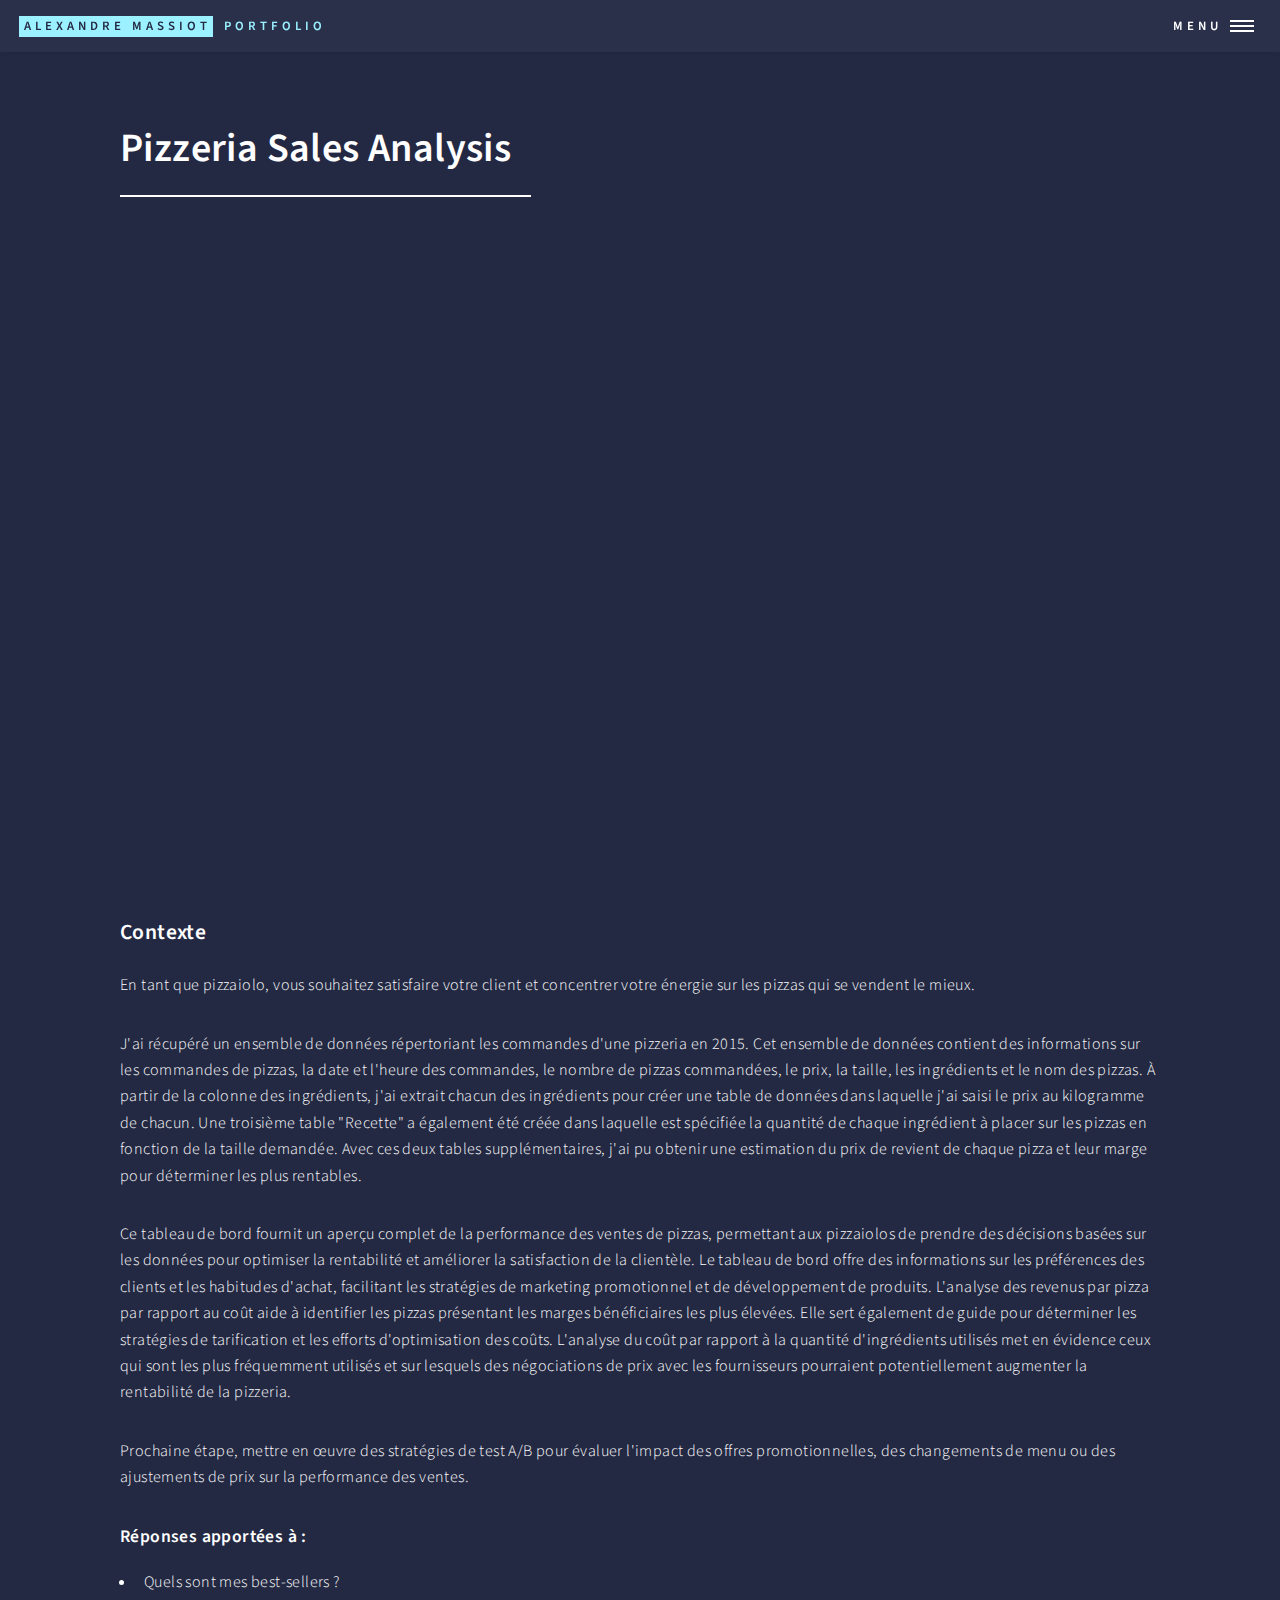
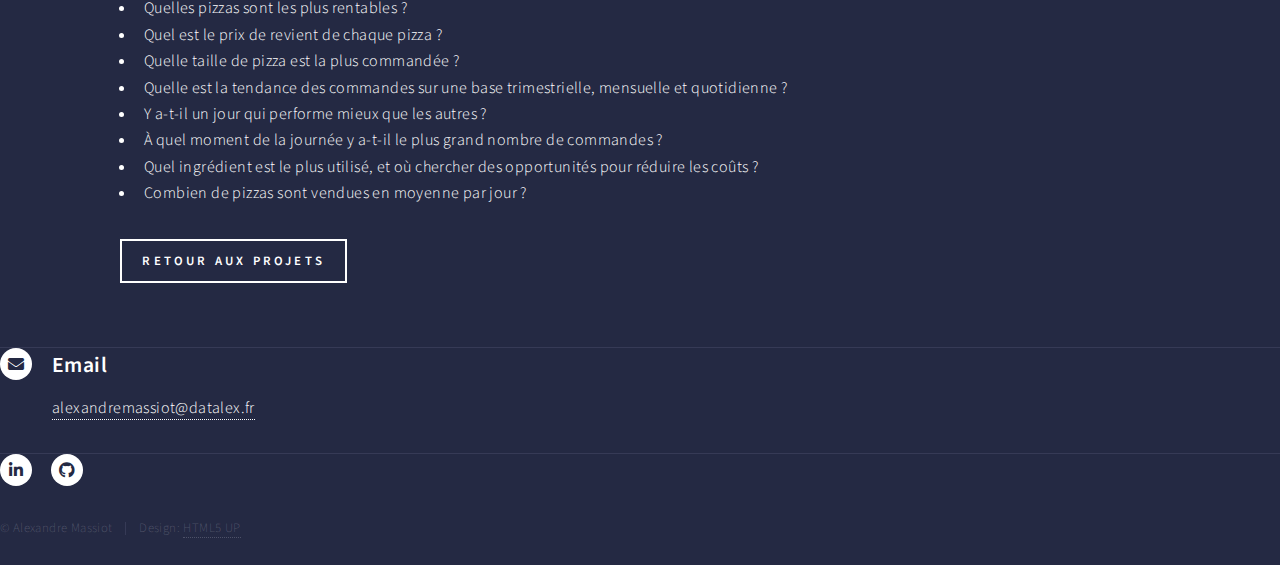
<file: pizzafr.html>
<!DOCTYPE HTML>
<!--
	Forty by HTML5 UP
	html5up.net | @ajlkn
	Free for personal and commercial use under the CCA 3.0 license (html5up.net/license)
-->
<html>
	<head>
		<title>Pizzeria Sales Analysis</title>
		<meta charset="utf-8" />
		<meta name="viewport" content="width=device-width, initial-scale=1, user-scalable=no" />
		<link rel="stylesheet" href="assets/css/main.css" />
		<noscript><link rel="stylesheet" href="assets/css/noscript.css" /></noscript>
	</head>
	<body class="is-preload">

		<!-- Wrapper -->
			<div id="wrapper">

				<!-- Header -->
					<header id="header">
						<a href="index.html" class="logo"><strong>Alexandre Massiot</strong> <span>Portfolio</span></a>
						<nav>
							<a href="#menu">Menu</a>
						</nav>
					</header>

				<!-- Menu -->
				<nav id="menu">
					<ul class="links">
						<li><a href="index.html">Accueil</a></li>
						<li><a href="aboutmefr.html">A propos</a></li>
						<li><a href="projects.html">Projets</a></li>
						<!--<li><a href="elements.html">Elements</a></li>-->
					</ul>
					<ul class="actions stacked">
						<li><a href="#contact" class="button primary fit">Me contacter</a></li>
					</ul>
				</nav>

				<!-- Main -->
					<div id="main" class="alt">

						<!-- One -->
							<section id="one">
								<div class="inner">
									<header class="major">
										<h1>Pizzeria Sales Analysis</h1>
									</header>
									<!--<span class="image main"><img src="images/pizza2.jpg" alt="" /></span> -->
											<div pbi-resize="powerbi" pbi-resize-src="https://app.powerbi.com/view?r=eyJrIjoiZmQwZjVjNmQtNThlNS00OTE1LTk2MDgtZTk3ZmMzMDRhZWMzIiwidCI6ImE1YzkzOTZjLWUxZGYtNGMzZC1hMzU0LWQxZGI0MDAwMjdhNiJ9" pbi-resize-min-width="600" pbi-default-width="600px" pbi-default-height="488" pbi-resize-width="1270" pbi-resize-height="720" pbi-resize-load-event="page-load" pbi-resize-header="false" style="position: relative;"><iframe frameborder="0" allowfullscreen="true"></iframe></div>
											<script type="text/javascript">
											!function(){if("undefined"==typeof window.powerbiresizescript){window.powerbiresizescript=1;window.onmessage=function(event){var isReportPageLoadedEvent=function(event){try{if(event&&event.data&&event.data.url==='/reports/undefined/events/pageChanged'){return!0}}catch(error){return undefined}};if(isReportPageLoadedEvent(event)){var iframe=getIframeElement(event.source)
											setTimeout(function(){if(iframe&&iframe.parentNode.children.length>1){switch(iframe.parentNode.getAttribute('pbi-resize-load-event')){case 'click':showElement(iframe);break;case 'page-load':case 'seconds-timeout':case 'in-view':var button=getChildByTag(iframe.parentNode,'div');setButtonState(button,'readynow');break}}},(iframe.parentNode.getAttribute('pbi-resize-delay-show')||1)*1000)}};function getChildByTag(parent,tagName){if(parent){for(var i=0;i<parent.children.length;i++){if(parent.children[i].tagName.toLowerCase()===tagName.toLowerCase()){return parent.children[i]}}}
											return null}
											function getIframeElement(srcWindow){var frames=document.getElementsByTagName('iframe');for(var i=0;i<frames.length;i++){if(frames[i].contentWindow===srcWindow){return frames[i]}}}
											function showElement(iframe){if(!iframe){return}
											var parent=iframe.parentNode;var button=getChildByTag(parent,'div');if(button){parent.removeChild(button)}
											var spinner=getChildByTag(parent,'span');if(spinner){parent.removeChild(spinner)}
											iframe.style.position='static';iframe.style.visibility='visible';var img=getChildByTag(parent,'img');if(img){parent.removeChild(img)}}
											function setButtonState(button,state){button.setAttribute('data-state',state);var states=[{state:'waiting',text:button.getAttribute('pbi-resize-wait-txt')},{state:'loading',text:button.getAttribute('pbi-resize-load-txt')},{state:'loadingnow',text:button.getAttribute('pbi-resize-load-txt')},{state:'ready',text:button.getAttribute('pbi-resize-rdy-txt')},{state:'readynow',text:button.getAttribute('pbi-resize-load-txt')}]
											var text='';for(var i=0;i<states.length;i++){if(states[i].state===state){text=states[i].text}}
											var spinner=getChildByTag(button,'span');button.innerHTML=text+spinner.outerHTML;switch(state){case 'loading':button.onclick=function(){setButtonState(button,'loadingnow')}
											button.parentNode.onclick=function(){setButtonState(button,'loadingnow')}
											break;case 'readynow':resize();var iframe=getChildByTag(button.parentNode,'iframe');showElement(iframe)
											break;case 'ready':resize();var spinner=getChildByTag(button,'span');spinner.style.display='none';button.style.width='auto';button.onclick=function(e){var iframe=getChildByTag(e.target.parentNode,'iframe');showElement(iframe)}
											button.parentNode.onclick=function(e){var iframe=getChildByTag(e.target.parentNode,'iframe');showElement(iframe)}
											break}}
											var e=function(){for(var e=document.querySelectorAll('[pbi-resize="powerbi"]'),i=0;i<e.length;i++){e[i].style.width='100%';var actualWidth=e[i].clientWidth;var contentMinWidth=e[i].getAttribute("pbi-resize-min-width");var height=e[i].getAttribute('height');var webImg=e[i].getAttribute('pbi-resize-img');var mobileImg=e[i].getAttribute('pbi-resize-m-img')||webImg;var webWidth=e[i].getAttribute("pbi-resize-width");var webHeight=e[i].getAttribute("pbi-resize-height");var webSrc=e[i].getAttribute("pbi-resize-src");var mobileWidth=e[i].getAttribute("pbi-resize-m-width");var mobileHeight=e[i].getAttribute("pbi-resize-m-height");var mobileSrc=e[i].getAttribute("pbi-resize-m-src");var loadEvent=e[i].getAttribute('pbi-resize-load-event');var header=e[i].getAttribute('pbi-resize-header');var img=getChildByTag(e[i],'img');var iframe=getChildByTag(e[i],'iframe');var currentSrc=iframe?iframe.getAttribute('src'):null;var mobileRatio=mobileWidth/mobileHeight;var webRatio=webWidth/webHeight;var isWebSize=actualWidth>contentMinWidth;var newSrc=!(webSrc&&mobileSrc)?webSrc:(isWebSize?webSrc:mobileSrc);var resizedToWeb=((iframe&&iframe.src==mobileSrc)||(img&&img.src==mobileImg))&&isWebSize&&mobileSrc!=webSrc;var resizedToMobile=((iframe&&iframe.src==webSrc)||(img&&img.src==webImg))&&!isWebSize&&mobileSrc!=webSrc;var currentSrcIsImage=e[i].children.length>1?!0:!1;if(!currentSrc){if(iframe){iframe.style.position='absolute';iframe.style.top=0;iframe.style.left=0;iframe.style.visibility='hidden'}
											if(img){img.setAttribute('src',(!isWebSize&&mobileImg)?mobileImg:webImg)}
											if((!webImg&&webSrc&&isWebSize)||(!mobileImg&&mobileSrc&&!isWebSize)){iframe.setAttribute('src',(!isWebSize&&mobileSrc)?mobileSrc:webSrc);showElement(iframe);resize();break}else if((webImg&&webSrc)||(mobileImg&&mobileSrc)){var button=getChildByTag(e[i],'div');setButtonState(button,'waiting');switch(loadEvent){case 'page-load':loadIframe(iframe.parentNode,newSrc);break;case 'seconds-timeout':var timeout=parseInt(e[i].getAttribute('pbi-resize-seconds'))*1000;t=setTimeout(function(){loadIframe(iframe.parentNode,newSrc)},timeout);break;case 'in-view':if(currentSrcIsImage&&!iframe.src&&isInViewport(img)){loadIframe(iframe.parentNode,newSrc)}
											window.addEventListener('scroll',function(){if(currentSrcIsImage&&!iframe.src&&isInViewport(img)){loadIframe(iframe.parentNode,newSrc)}},!1);break;case 'click':button.onclick=function(){loadIframe(iframe.parentNode,newSrc)}
											e[i].firstChild.onclick=function(){loadIframe(iframe.parentNode,newSrc)}
											break}}}
											if((currentSrc==webImg&&!webImg&&webSrc&&isWebSize)||(currentSrc==mobileImg&&!mobileImg&&mobileSrc&&!isWebSize)){showElement(iframe)}
											else if(resizedToMobile||resizedToWeb){changeCurrentSrc(e[i].children[0],isWebSize,currentSrcIsImage?webImg:webSrc,currentSrcIsImage?mobileImg:mobileSrc,newSrc)}
											if(currentSrcIsImage&&((resizedToMobile&&!mobileImg&&mobileSrc)||(resizedToWeb&&!webImg&&webSrc))){showElement(iframe)}
											else if(!currentSrcIsImage&&((resizedToMobile&&mobileImg&&!mobileSrc)||(resizedToWeb&&webImg&&!webSrc))){showElement(iframe)}
											if(img&&img.parentNode){resizeElement(img,header,actualWidth,isWebSize,webRatio,mobileRatio,webHeight,mobileHeight)}
											if(iframe){resizeElement(iframe,header,actualWidth,isWebSize,webRatio,mobileRatio,webHeight,mobileHeight)}}};function resizeElement(element,header,actualWidth,isWebSize,webRatio,mobileRatio,webHeight,mobileHeight){var warn=!1;if(mobileRatio&&mobileHeight){var pageSize=isWebSize?webRatio:mobileRatio;var pageHeight=isWebSize?webHeight:mobileHeight}
											else{var pageSize=webRatio;var pageHeight=webHeight}
											var p169=16.0/9.0;var p43=4.0/3.0;var heightOffset=header.toLowerCase()=="true"?36:56;if(actualWidth<569&&pageSize===p169){element.parentNode.style.width="568.88px";element.style.width="568.88px";element.style.height=320+heightOffset+"px";warn=!0}
											else if(actualWidth<=437&&pageSize===p43){element.parentNode.style.width="426.66px";element.style.width="426.66px";element.style.height=320+heightOffset+"px";warn=!0}
											else if(actualWidth<320||actualWidth/pageSize<320||(pageHeight<320&&pageSize!==p169&&pageSize!==p43)){var height=Math.max(actualWidth,320)/pageSize;if(height<320){element.parentNode.style.width=320*pageSize+"px";element.style.width=320*pageSize+"px";element.style.height=320+heightOffset+"px"}
											else if(actualWidth<320){element.parentNode.style.width=320+"px";element.style.width=320+"px";element.style.height=height+heightOffset+"px"}
											else{element.parentNode.style.width=actualWidth+"px";element.style.width=actualWidth+"px";element.style.height=height+heightOffset+"px"}
											warn=!0}
											else{element.parentNode.style.width="100%";element.style.width="100%";element.style.height=Math.max(element.clientWidth/pageSize,320)+heightOffset+"px"}
											if(warn){console.warn("pbi-resize: requested iframe dimension is below the minimum supported dimensions. Minimum supported width is 320px. Minimum supported height is 376px. Change your Power BI report page size to ensure your content looks great when embedded in your web page or blog.")}}
											document.addEventListener("DOMContentLoaded",e);window.addEventListener("resize",e);window.addEventListener("orientationchange",e);function isInViewport(e){var bounding=e.getBoundingClientRect();return(bounding.top>=0&&bounding.left>=0&&bounding.bottom<=(window.innerHeight||document.documentElement.clientHeight)&&bounding.right<=(window.innerWidth||document.documentElement.clientWidth))};function changeCurrentSrc(e,isWebSize,web,mobile,newSrc){if(web&&mobile){var iframe=e.nextElementSibling;if(e instanceof HTMLImageElement&&iframe.src&&(newSrc!=iframe.src)){iframe.setAttribute('src',newSrc);setButtonState(iframe.nextElementSibling,'loading')}
											var currentSrc=isWebSize?web:mobile;e.setAttribute('src',currentSrc)}}
											function resize(){if(navigator.userAgent.indexOf('MSIE')!==-1||navigator.appVersion.indexOf('Trident/')>0){var evt=document.createEvent('UIEvents');evt.initUIEvent('resize',!0,!1,window,0);window.dispatchEvent(evt)}else{window.dispatchEvent(new Event('resize'))}}
											function loadIframe(parent,src){var iframe=getChildByTag(parent,'iframe');var button=getChildByTag(parent,'div');var spinner=getChildByTag(button,'span');spinner.style.display='block';var style=document.createElement('style');style.type='text/css';var keyFrames='@keyframes pbi-resize-spinner {\
															0% {\
																transform: rotate(0deg);\
															}\
															100% {\
																transform: rotate(360deg);\
															}\
														}';style.innerHTML=keyFrames;document.getElementsByTagName('head')[0].appendChild(style);iframe.setAttribute('src',src);iframe.setAttribute('frameborder','0');iframe.setAttribute('allowFullScreen','true');setButtonState(button,'loading')}}}();
											</script>	
									<p></p>
									<h3>Contexte</h3>
									<p>En tant que pizzaiolo, vous souhaitez satisfaire votre client et concentrer votre énergie sur les pizzas qui se vendent le mieux.</p>
									<p>J'ai récupéré un ensemble de données répertoriant les commandes d'une pizzeria en 2015. Cet ensemble de données contient des informations sur les commandes de pizzas, la date et l'heure des commandes, le nombre de pizzas commandées, le prix, la taille, les ingrédients et le nom des pizzas. À partir de la colonne des ingrédients, j'ai extrait chacun des ingrédients pour créer une table de données dans laquelle j'ai saisi le prix au kilogramme de chacun. Une troisième table "Recette" a également été créée dans laquelle est spécifiée la quantité de chaque ingrédient à placer sur les pizzas en fonction de la taille demandée. Avec ces deux tables supplémentaires, j'ai pu obtenir une estimation du prix de revient de chaque pizza et leur marge pour déterminer les plus rentables.</p>
									<p>Ce tableau de bord fournit un aperçu complet de la performance des ventes de pizzas, permettant aux pizzaiolos de prendre des décisions basées sur les données pour optimiser la rentabilité et améliorer la satisfaction de la clientèle. Le tableau de bord offre des informations sur les préférences des clients et les habitudes d'achat, facilitant les stratégies de marketing promotionnel et de développement de produits. L'analyse des revenus par pizza par rapport au coût aide à identifier les pizzas présentant les marges bénéficiaires les plus élevées. Elle sert également de guide pour déterminer les stratégies de tarification et les efforts d'optimisation des coûts. L'analyse du coût par rapport à la quantité d'ingrédients utilisés met en évidence ceux qui sont les plus fréquemment utilisés et sur lesquels des négociations de prix avec les fournisseurs pourraient potentiellement augmenter la rentabilité de la pizzeria.</p>
									<p>Prochaine étape, mettre en œuvre des stratégies de test A/B pour évaluer l'impact des offres promotionnelles, des changements de menu ou des ajustements de prix sur la performance des ventes.</p>
									<h4>Réponses apportées à :</h4>
									<ul>
									<li>Quels sont mes best-sellers ?</li>
									<li>Quelles pizzas sont les plus rentables ?</li>
									<li>Quel est le prix de revient de chaque pizza ?</li>
									<li>Quelle taille de pizza est la plus commandée ?</li>
									<li>Quelle est la tendance des commandes sur une base trimestrielle, mensuelle et quotidienne ?</li>
									<li>Y a-t-il un jour qui performe mieux que les autres ?</li>
									<li>À quel moment de la journée y a-t-il le plus grand nombre de commandes ?</li>
									<li>Quel ingrédient est le plus utilisé, et où chercher des opportunités pour réduire les coûts ?</li>
									<li>Combien de pizzas sont vendues en moyenne par jour ?</li>
									</ul>

									<ul class="actions">
										<li><a href="projects.html" class="button">Retour aux projets</a></li>
									</ul>

								</div>
							</section>

					</div>

				<!-- Contact -->
				<section id="contact">
					<!-- Contact 
					<div class="inner">
						<section>
							<form method="post" action="#">
								<div class="fields">
									<div class="field half">
										<label for="name">Name</label>
										<input type="text" name="name" id="name" />
									</div>
									<div class="field half">
										<label for="email">Email</label>
										<input type="text" name="email" id="email" />
									</div>
									<div class="field">
										<label for="message">Message</label>
										<textarea name="message" id="message" rows="6"></textarea>
									</div>
								</div>
								<ul class="actions">
									<li><input type="submit" value="Send Message" class="primary" /></li>
									<li><input type="reset" value="Clear" /></li>
								</ul>
							</form>
						</section> -->
						<section class="split">
							<section>
								<div class="contact-method">
									<span class="icon solid alt fa-envelope"></span>
									<h3>Email</h3>
									<a href="#">alexandremassiot@datalex.fr</a>
								</div>
							</section>
							<!--
							<section>
								<div class="contact-method">
									<span class="icon solid alt fa-phone"></span>
									<h3>Phone</h3>
									<span>(000) 000-0000 x12387</span>
								</div>
							</section>
							<section>
								<div class="contact-method">
									<span class="icon solid alt fa-home"></span>
									<h3>Address</h3>
									<span>1234 Somewhere Road #5432<br />
									Nashville, TN 00000<br />
									United States of America</span>
								</div>
							</section>-->
						</section>
					</div>
				</section>

			<!-- Footer -->
				<footer id="footer">
					<div class="inner">
						<ul class="icons">
							<!--
							<li><a href="#" class="icon brands alt fa-twitter"><span class="label">Twitter</span></a></li>
							<li><a href="#" class="icon brands alt fa-facebook-f"><span class="label">Facebook</span></a></li>
							<li><a href="#" class="icon brands alt fa-instagram"><span class="label">Instagram</span></a></li>
							-->
							<li><a href="https://www.linkedin.com/in/alexandremassiot/" target="_blank" class="icon brands alt fa-linkedin-in"><span class="label">LinkedIn</span></a></li>
							<li><a href="https://github.com/NoCodeMass" target="_blank" class="icon brands alt fa-github"><span class="label">GitHub</span></a></li>
							
						</ul>
						<ul class="copyright">
							<li>&copy; Alexandre Massiot</li><li>Design: <a href="https://html5up.net">HTML5 UP</a></li>
						</ul>
					</div>
				</footer>

			</div>

		<!-- Scripts -->
			<script src="assets/js/jquery.min.js"></script>
			<script src="assets/js/jquery.scrolly.min.js"></script>
			<script src="assets/js/jquery.scrollex.min.js"></script>
			<script src="assets/js/browser.min.js"></script>
			<script src="assets/js/breakpoints.min.js"></script>
			<script src="assets/js/util.js"></script>
			<script src="assets/js/main.js"></script>

	</body>
</html>
</file>
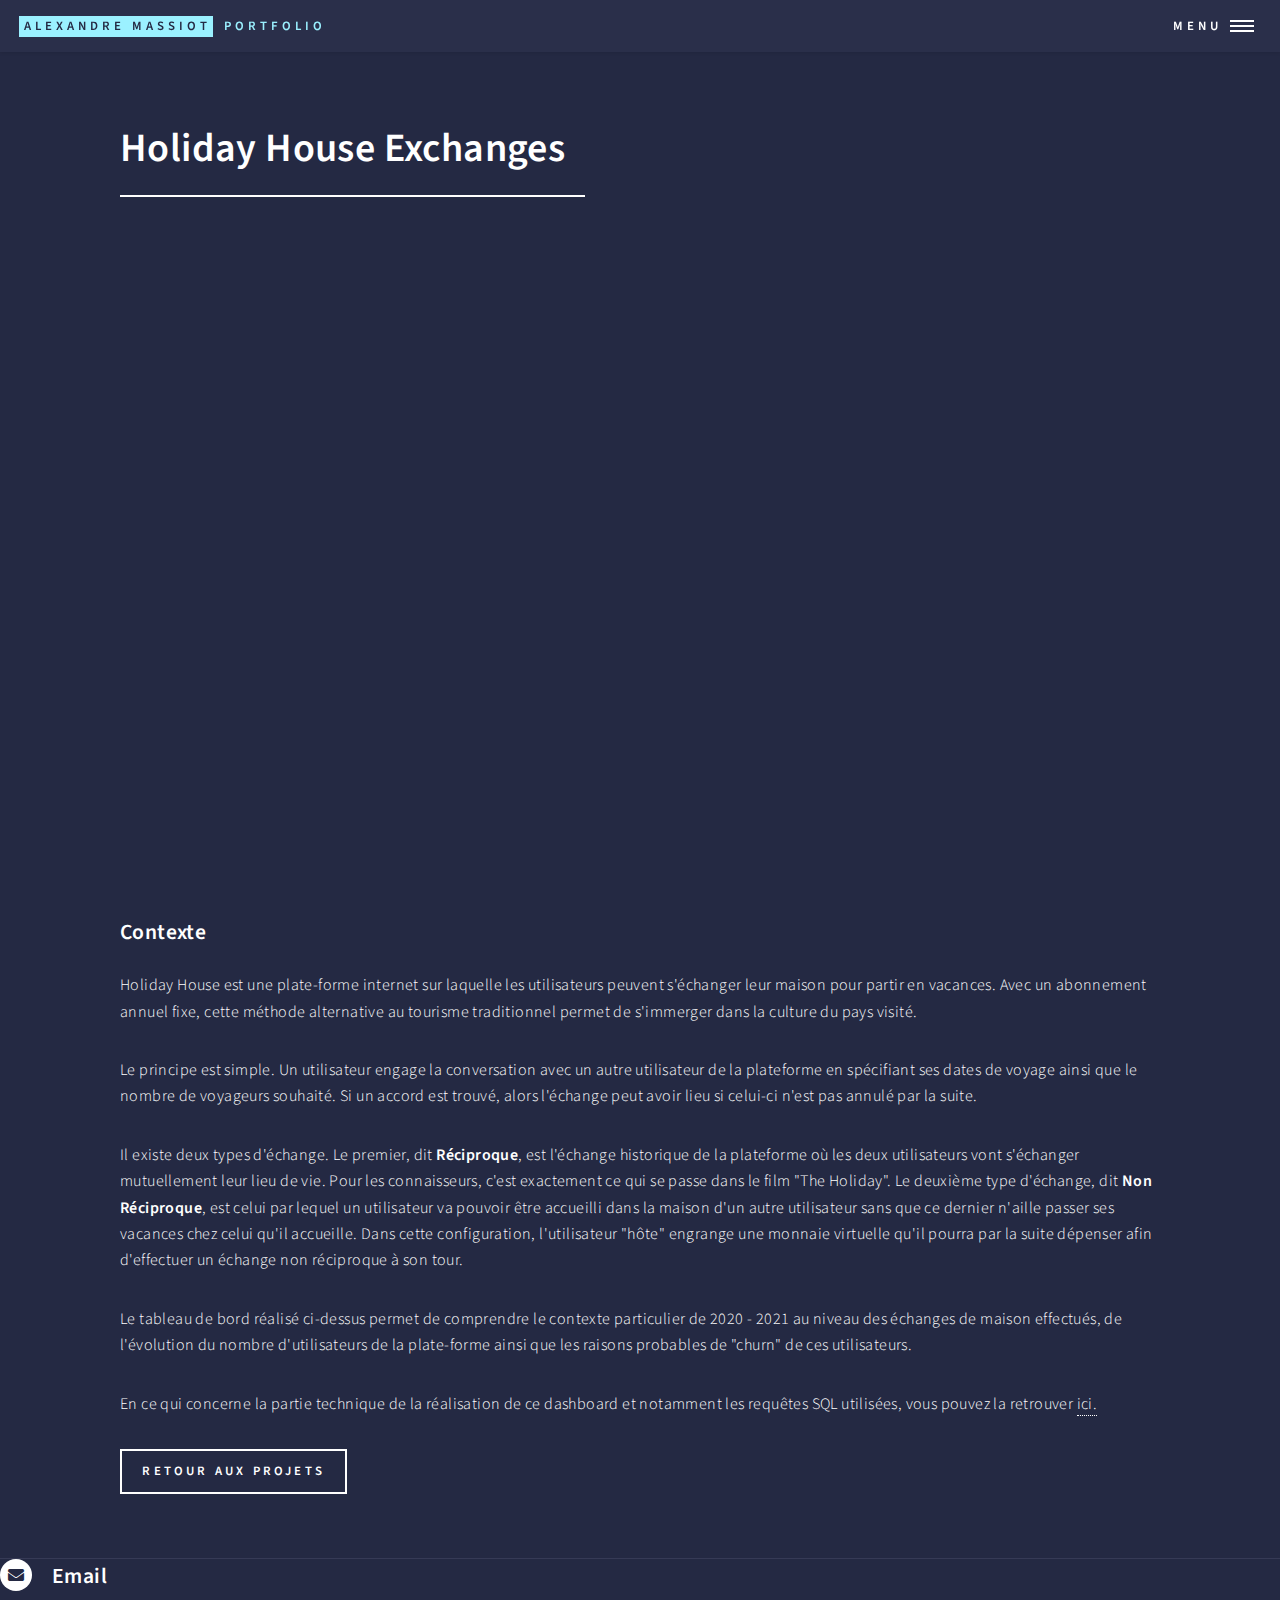
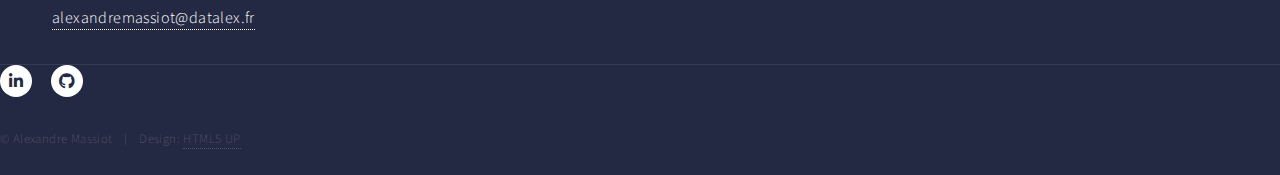
<file: the_holiday.html>
<!DOCTYPE HTML>
<!--
	Forty by HTML5 UP
	html5up.net | @ajlkn
	Free for personal and commercial use under the CCA 3.0 license (html5up.net/license)
-->
<html>
	<head>
		<title>Swap your House</title>
		<meta charset="utf-8" />
		<meta name="viewport" content="width=device-width, initial-scale=1, user-scalable=no" />
		<link rel="stylesheet" href="assets/css/main.css" />
		<noscript><link rel="stylesheet" href="assets/css/noscript.css" /></noscript>
	</head>
	<body class="is-preload">

		<!-- Wrapper -->
			<div id="wrapper">

				<!-- Header -->
					<header id="header">
						<a href="index.html" class="logo"><strong>Alexandre Massiot</strong> <span>Portfolio</span></a>
						<nav>
							<a href="#menu">Menu</a>
						</nav>
					</header>

				<!-- Menu -->
				<nav id="menu">
					<ul class="links">
						<li><a href="index.html">Home</a></li>
						<li><a href="aboutmefr.html">About me</a></li>
						<li><a href="projects.html">Projects</a></li>
						<!--<li><a href="elements.html">Elements</a></li>-->
					</ul>
					<ul class="actions stacked">
						<li><a href="#contact" class="button primary fit">Me contacter</a></li>
					</ul>
				</nav>

				<!-- Main -->
					<div id="main" class="alt">

						<!-- One -->
							<section id="one">
								<div class="inner">
									<header class="major">
										<h1>Holiday House Exchanges</h1>
									</header>
											<div pbi-resize="powerbi" pbi-resize-src="https://app.powerbi.com/view?r=eyJrIjoiYzZjYzZlYjktNzUzYy00NmI2LTliODctMzc1MzI0ZjU4NWNmIiwidCI6ImE1YzkzOTZjLWUxZGYtNGMzZC1hMzU0LWQxZGI0MDAwMjdhNiJ9" pbi-resize-min-width="600" pbi-default-width="600px" pbi-default-height="488" pbi-resize-width="1270" pbi-resize-height="720" pbi-resize-load-event="page-load" pbi-resize-header="false" style="position: relative;"><iframe frameborder="0" allowfullscreen="true"></iframe></div>
											<script type="text/javascript">
											!function(){if("undefined"==typeof window.powerbiresizescript){window.powerbiresizescript=1;window.onmessage=function(event){var isReportPageLoadedEvent=function(event){try{if(event&&event.data&&event.data.url==='/reports/undefined/events/pageChanged'){return!0}}catch(error){return undefined}};if(isReportPageLoadedEvent(event)){var iframe=getIframeElement(event.source)
											setTimeout(function(){if(iframe&&iframe.parentNode.children.length>1){switch(iframe.parentNode.getAttribute('pbi-resize-load-event')){case 'click':showElement(iframe);break;case 'page-load':case 'seconds-timeout':case 'in-view':var button=getChildByTag(iframe.parentNode,'div');setButtonState(button,'readynow');break}}},(iframe.parentNode.getAttribute('pbi-resize-delay-show')||1)*1000)}};function getChildByTag(parent,tagName){if(parent){for(var i=0;i<parent.children.length;i++){if(parent.children[i].tagName.toLowerCase()===tagName.toLowerCase()){return parent.children[i]}}}
											return null}
											function getIframeElement(srcWindow){var frames=document.getElementsByTagName('iframe');for(var i=0;i<frames.length;i++){if(frames[i].contentWindow===srcWindow){return frames[i]}}}
											function showElement(iframe){if(!iframe){return}
											var parent=iframe.parentNode;var button=getChildByTag(parent,'div');if(button){parent.removeChild(button)}
											var spinner=getChildByTag(parent,'span');if(spinner){parent.removeChild(spinner)}
											iframe.style.position='static';iframe.style.visibility='visible';var img=getChildByTag(parent,'img');if(img){parent.removeChild(img)}}
											function setButtonState(button,state){button.setAttribute('data-state',state);var states=[{state:'waiting',text:button.getAttribute('pbi-resize-wait-txt')},{state:'loading',text:button.getAttribute('pbi-resize-load-txt')},{state:'loadingnow',text:button.getAttribute('pbi-resize-load-txt')},{state:'ready',text:button.getAttribute('pbi-resize-rdy-txt')},{state:'readynow',text:button.getAttribute('pbi-resize-load-txt')}]
											var text='';for(var i=0;i<states.length;i++){if(states[i].state===state){text=states[i].text}}
											var spinner=getChildByTag(button,'span');button.innerHTML=text+spinner.outerHTML;switch(state){case 'loading':button.onclick=function(){setButtonState(button,'loadingnow')}
											button.parentNode.onclick=function(){setButtonState(button,'loadingnow')}
											break;case 'readynow':resize();var iframe=getChildByTag(button.parentNode,'iframe');showElement(iframe)
											break;case 'ready':resize();var spinner=getChildByTag(button,'span');spinner.style.display='none';button.style.width='auto';button.onclick=function(e){var iframe=getChildByTag(e.target.parentNode,'iframe');showElement(iframe)}
											button.parentNode.onclick=function(e){var iframe=getChildByTag(e.target.parentNode,'iframe');showElement(iframe)}
											break}}
											var e=function(){for(var e=document.querySelectorAll('[pbi-resize="powerbi"]'),i=0;i<e.length;i++){e[i].style.width='100%';var actualWidth=e[i].clientWidth;var contentMinWidth=e[i].getAttribute("pbi-resize-min-width");var height=e[i].getAttribute('height');var webImg=e[i].getAttribute('pbi-resize-img');var mobileImg=e[i].getAttribute('pbi-resize-m-img')||webImg;var webWidth=e[i].getAttribute("pbi-resize-width");var webHeight=e[i].getAttribute("pbi-resize-height");var webSrc=e[i].getAttribute("pbi-resize-src");var mobileWidth=e[i].getAttribute("pbi-resize-m-width");var mobileHeight=e[i].getAttribute("pbi-resize-m-height");var mobileSrc=e[i].getAttribute("pbi-resize-m-src");var loadEvent=e[i].getAttribute('pbi-resize-load-event');var header=e[i].getAttribute('pbi-resize-header');var img=getChildByTag(e[i],'img');var iframe=getChildByTag(e[i],'iframe');var currentSrc=iframe?iframe.getAttribute('src'):null;var mobileRatio=mobileWidth/mobileHeight;var webRatio=webWidth/webHeight;var isWebSize=actualWidth>contentMinWidth;var newSrc=!(webSrc&&mobileSrc)?webSrc:(isWebSize?webSrc:mobileSrc);var resizedToWeb=((iframe&&iframe.src==mobileSrc)||(img&&img.src==mobileImg))&&isWebSize&&mobileSrc!=webSrc;var resizedToMobile=((iframe&&iframe.src==webSrc)||(img&&img.src==webImg))&&!isWebSize&&mobileSrc!=webSrc;var currentSrcIsImage=e[i].children.length>1?!0:!1;if(!currentSrc){if(iframe){iframe.style.position='absolute';iframe.style.top=0;iframe.style.left=0;iframe.style.visibility='hidden'}
											if(img){img.setAttribute('src',(!isWebSize&&mobileImg)?mobileImg:webImg)}
											if((!webImg&&webSrc&&isWebSize)||(!mobileImg&&mobileSrc&&!isWebSize)){iframe.setAttribute('src',(!isWebSize&&mobileSrc)?mobileSrc:webSrc);showElement(iframe);resize();break}else if((webImg&&webSrc)||(mobileImg&&mobileSrc)){var button=getChildByTag(e[i],'div');setButtonState(button,'waiting');switch(loadEvent){case 'page-load':loadIframe(iframe.parentNode,newSrc);break;case 'seconds-timeout':var timeout=parseInt(e[i].getAttribute('pbi-resize-seconds'))*1000;t=setTimeout(function(){loadIframe(iframe.parentNode,newSrc)},timeout);break;case 'in-view':if(currentSrcIsImage&&!iframe.src&&isInViewport(img)){loadIframe(iframe.parentNode,newSrc)}
											window.addEventListener('scroll',function(){if(currentSrcIsImage&&!iframe.src&&isInViewport(img)){loadIframe(iframe.parentNode,newSrc)}},!1);break;case 'click':button.onclick=function(){loadIframe(iframe.parentNode,newSrc)}
											e[i].firstChild.onclick=function(){loadIframe(iframe.parentNode,newSrc)}
											break}}}
											if((currentSrc==webImg&&!webImg&&webSrc&&isWebSize)||(currentSrc==mobileImg&&!mobileImg&&mobileSrc&&!isWebSize)){showElement(iframe)}
											else if(resizedToMobile||resizedToWeb){changeCurrentSrc(e[i].children[0],isWebSize,currentSrcIsImage?webImg:webSrc,currentSrcIsImage?mobileImg:mobileSrc,newSrc)}
											if(currentSrcIsImage&&((resizedToMobile&&!mobileImg&&mobileSrc)||(resizedToWeb&&!webImg&&webSrc))){showElement(iframe)}
											else if(!currentSrcIsImage&&((resizedToMobile&&mobileImg&&!mobileSrc)||(resizedToWeb&&webImg&&!webSrc))){showElement(iframe)}
											if(img&&img.parentNode){resizeElement(img,header,actualWidth,isWebSize,webRatio,mobileRatio,webHeight,mobileHeight)}
											if(iframe){resizeElement(iframe,header,actualWidth,isWebSize,webRatio,mobileRatio,webHeight,mobileHeight)}}};function resizeElement(element,header,actualWidth,isWebSize,webRatio,mobileRatio,webHeight,mobileHeight){var warn=!1;if(mobileRatio&&mobileHeight){var pageSize=isWebSize?webRatio:mobileRatio;var pageHeight=isWebSize?webHeight:mobileHeight}
											else{var pageSize=webRatio;var pageHeight=webHeight}
											var p169=16.0/9.0;var p43=4.0/3.0;var heightOffset=header.toLowerCase()=="true"?36:56;if(actualWidth<569&&pageSize===p169){element.parentNode.style.width="568.88px";element.style.width="568.88px";element.style.height=320+heightOffset+"px";warn=!0}
											else if(actualWidth<=437&&pageSize===p43){element.parentNode.style.width="426.66px";element.style.width="426.66px";element.style.height=320+heightOffset+"px";warn=!0}
											else if(actualWidth<320||actualWidth/pageSize<320||(pageHeight<320&&pageSize!==p169&&pageSize!==p43)){var height=Math.max(actualWidth,320)/pageSize;if(height<320){element.parentNode.style.width=320*pageSize+"px";element.style.width=320*pageSize+"px";element.style.height=320+heightOffset+"px"}
											else if(actualWidth<320){element.parentNode.style.width=320+"px";element.style.width=320+"px";element.style.height=height+heightOffset+"px"}
											else{element.parentNode.style.width=actualWidth+"px";element.style.width=actualWidth+"px";element.style.height=height+heightOffset+"px"}
											warn=!0}
											else{element.parentNode.style.width="100%";element.style.width="100%";element.style.height=Math.max(element.clientWidth/pageSize,320)+heightOffset+"px"}
											if(warn){console.warn("pbi-resize: requested iframe dimension is below the minimum supported dimensions. Minimum supported width is 320px. Minimum supported height is 376px. Change your Power BI report page size to ensure your content looks great when embedded in your web page or blog.")}}
											document.addEventListener("DOMContentLoaded",e);window.addEventListener("resize",e);window.addEventListener("orientationchange",e);function isInViewport(e){var bounding=e.getBoundingClientRect();return(bounding.top>=0&&bounding.left>=0&&bounding.bottom<=(window.innerHeight||document.documentElement.clientHeight)&&bounding.right<=(window.innerWidth||document.documentElement.clientWidth))};function changeCurrentSrc(e,isWebSize,web,mobile,newSrc){if(web&&mobile){var iframe=e.nextElementSibling;if(e instanceof HTMLImageElement&&iframe.src&&(newSrc!=iframe.src)){iframe.setAttribute('src',newSrc);setButtonState(iframe.nextElementSibling,'loading')}
											var currentSrc=isWebSize?web:mobile;e.setAttribute('src',currentSrc)}}
											function resize(){if(navigator.userAgent.indexOf('MSIE')!==-1||navigator.appVersion.indexOf('Trident/')>0){var evt=document.createEvent('UIEvents');evt.initUIEvent('resize',!0,!1,window,0);window.dispatchEvent(evt)}else{window.dispatchEvent(new Event('resize'))}}
											function loadIframe(parent,src){var iframe=getChildByTag(parent,'iframe');var button=getChildByTag(parent,'div');var spinner=getChildByTag(button,'span');spinner.style.display='block';var style=document.createElement('style');style.type='text/css';var keyFrames='@keyframes pbi-resize-spinner {\
															0% {\
																transform: rotate(0deg);\
															}\
															100% {\
																transform: rotate(360deg);\
															}\
														}';style.innerHTML=keyFrames;document.getElementsByTagName('head')[0].appendChild(style);iframe.setAttribute('src',src);iframe.setAttribute('frameborder','0');iframe.setAttribute('allowFullScreen','true');setButtonState(button,'loading')}}}();
											</script>
									<p></p>
									<h3>Contexte</h3>
									<p>Holiday House est une plate-forme internet sur laquelle les utilisateurs peuvent s'échanger leur maison pour partir en vacances. Avec un abonnement annuel fixe, cette méthode alternative au tourisme traditionnel permet de s'immerger dans la culture du pays visité.</p>
									<p>Le principe est simple. Un utilisateur engage la conversation avec un autre utilisateur de la plateforme en spécifiant ses dates de voyage ainsi que le nombre de voyageurs souhaité. Si un accord est trouvé, alors l'échange peut avoir lieu si celui-ci n'est pas annulé par la suite.</p>
									<p>Il existe deux types d'échange. Le premier, dit <strong>Réciproque</strong>, est l'échange historique de la plateforme où les deux utilisateurs vont s'échanger mutuellement leur lieu de vie. Pour les connaisseurs, c'est exactement ce qui se passe dans le film "The Holiday". Le deuxième type d'échange, dit <strong>Non Réciproque</strong>, est celui par lequel un utilisateur va pouvoir être accueilli dans la maison d'un autre utilisateur sans que ce dernier n'aille passer ses vacances chez celui qu'il accueille. Dans cette configuration, l'utilisateur "hôte" engrange une monnaie virtuelle qu'il pourra par la suite dépenser afin d'effectuer un échange non réciproque à son tour.</p>
									<p>Le tableau de bord réalisé ci-dessus permet de comprendre le contexte particulier de 2020 - 2021 au niveau des échanges de maison effectués, de l'évolution du nombre d'utilisateurs de la plate-forme ainsi que les raisons probables de "churn" de ces utilisateurs.</p>
									<p>En ce qui concerne la partie technique de la réalisation de ce dashboard et notamment les requêtes SQL utilisées, vous pouvez la retrouver <a href="holiday_tech.html">ici.</a></p>
									<ul class="actions">
										<li><a href="projects.html" class="button">Retour aux projets</a></li>
									</ul>

								</div>
							</section>

					</div>

				<!-- Contact -->
				<section id="contact">
					<!-- Contact 
					<div class="inner">
						<section>
							<form method="post" action="#">
								<div class="fields">
									<div class="field half">
										<label for="name">Name</label>
										<input type="text" name="name" id="name" />
									</div>
									<div class="field half">
										<label for="email">Email</label>
										<input type="text" name="email" id="email" />
									</div>
									<div class="field">
										<label for="message">Message</label>
										<textarea name="message" id="message" rows="6"></textarea>
									</div>
								</div>
								<ul class="actions">
									<li><input type="submit" value="Send Message" class="primary" /></li>
									<li><input type="reset" value="Clear" /></li>
								</ul>
							</form>
						</section> -->
						<section class="split">
							<section>
								<div class="contact-method">
									<span class="icon solid alt fa-envelope"></span>
									<h3>Email</h3>
									<a href="#">alexandremassiot@datalex.fr</a>
								</div>
							</section>
							<!--
							<section>
								<div class="contact-method">
									<span class="icon solid alt fa-phone"></span>
									<h3>Phone</h3>
									<span>(000) 000-0000 x12387</span>
								</div>
							</section>
							<section>
								<div class="contact-method">
									<span class="icon solid alt fa-home"></span>
									<h3>Address</h3>
									<span>1234 Somewhere Road #5432<br />
									Nashville, TN 00000<br />
									United States of America</span>
								</div>
							</section>-->
						</section>
					</div>
				</section>

			<!-- Footer -->
				<footer id="footer">
					<div class="inner">
						<ul class="icons">
							<!--
							<li><a href="#" class="icon brands alt fa-twitter"><span class="label">Twitter</span></a></li>
							<li><a href="#" class="icon brands alt fa-facebook-f"><span class="label">Facebook</span></a></li>
							<li><a href="#" class="icon brands alt fa-instagram"><span class="label">Instagram</span></a></li>
							-->
							<li><a href="https://www.linkedin.com/in/alexandremassiot/" target="_blank" class="icon brands alt fa-linkedin-in"><span class="label">LinkedIn</span></a></li>
							<li><a href="https://github.com/NoCodeMass" target="_blank" class="icon brands alt fa-github"><span class="label">GitHub</span></a></li>
							
						</ul>
						<ul class="copyright">
							<li>&copy; Alexandre Massiot</li><li>Design: <a href="https://html5up.net">HTML5 UP</a></li>
						</ul>
					</div>
				</footer>

			</div>

		<!-- Scripts -->
			<script src="assets/js/jquery.min.js"></script>
			<script src="assets/js/jquery.scrolly.min.js"></script>
			<script src="assets/js/jquery.scrollex.min.js"></script>
			<script src="assets/js/browser.min.js"></script>
			<script src="assets/js/breakpoints.min.js"></script>
			<script src="assets/js/util.js"></script>
			<script src="assets/js/main.js"></script>

	</body>
</html>
</file>
<file: assets/css/noscript.css>
/*
	Forty by HTML5 UP
	html5up.net | @ajlkn
	Free for personal and commercial use under the CCA 3.0 license (html5up.net/license)
*/

/* Banner */

	body.is-preload #banner:after {
		opacity: 0.85;
	}

	body.is-preload #banner > .inner {
		-moz-filter: none;
		-webkit-filter: none;
		-ms-filter: none;
		filter: none;
		-moz-transform: none;
		-webkit-transform: none;
		-ms-transform: none;
		transform: none;
		opacity: 1;
	}
</file>
<file: assets/css/main.css>
@import url(fontawesome-all.min.css);
@import url("https://fonts.googleapis.com/css?family=Source+Sans+Pro:300,300italic,600,600italic");

/*
	Forty by HTML5 UP
	html5up.net | @ajlkn
	Free for personal and commercial use under the CCA 3.0 license (html5up.net/license)
*/

html, body, div, span, applet, object,
iframe, h1, h2, h3, h4, h5, h6, p, blockquote,
pre, a, abbr, acronym, address, big, cite,
code, del, dfn, em, img, ins, kbd, q, s, samp,
small, strike, strong, sub, sup, tt, var, b,
u, i, center, dl, dt, dd, ol, ul, li, fieldset,
form, label, legend, table, caption, tbody,
tfoot, thead, tr, th, td, article, aside,
canvas, details, embed, figure, figcaption,
footer, header, hgroup, menu, nav, output, ruby,
section, summary, time, mark, audio, video {
	margin: 0;
	padding: 0;
	border: 0;
	font-size: 100%;
	font: inherit;
	vertical-align: baseline;}

article, aside, details, figcaption, figure,
footer, header, hgroup, menu, nav, section {
	display: block;}

body {
	line-height: 1;
}

ol, ul {
	list-style: none;
}

blockquote, q {
	quotes: none;
}

	blockquote:before, blockquote:after, q:before, q:after {
		content: '';
		content: none;
	}

table {
	border-collapse: collapse;
	border-spacing: 0;
}

body {
	-webkit-text-size-adjust: none;
}

mark {
	background-color: transparent;
	color: inherit;
}

input::-moz-focus-inner {
	border: 0;
	padding: 0;
}

input, select, textarea {
	-moz-appearance: none;
	-webkit-appearance: none;
	-ms-appearance: none;
	appearance: none;
}

/* Basic */

	@-ms-viewport {
		width: device-width;
	}

	body {
		-ms-overflow-style: scrollbar;
	}

	@media screen and (max-width: 480px) {

		html, body {
			min-width: 320px;
		}

	}

	html {
		box-sizing: border-box;
	}

	*, *:before, *:after {
		box-sizing: inherit;
	}

	body {
		background: #242943;
	}

		body.is-preload *, body.is-preload *:before, body.is-preload *:after {
			-moz-animation: none !important;
			-webkit-animation: none !important;
			-ms-animation: none !important;
			animation: none !important;
			-moz-transition: none !important;
			-webkit-transition: none !important;
			-ms-transition: none !important;
			transition: none !important;
		}

/* Type */

	body, input, select, textarea {
		color: #ffffff;
		font-family: "Source Sans Pro", Helvetica, sans-serif;
		font-size: 17pt;
		font-weight: 300;
		letter-spacing: 0.025em;
		line-height: 1.65;
	}

		@media screen and (max-width: 1680px) {

			body, input, select, textarea {
				font-size: 14pt;
			}

		}

		@media screen and (max-width: 1280px) {

			body, input, select, textarea {
				font-size: 12pt;
			}

		}

		@media screen and (max-width: 360px) {

			body, input, select, textarea {
				font-size: 11pt;
			}

		}

	a {
		-moz-transition: color 0.2s ease-in-out, border-bottom-color 0.2s ease-in-out;
		-webkit-transition: color 0.2s ease-in-out, border-bottom-color 0.2s ease-in-out;
		-ms-transition: color 0.2s ease-in-out, border-bottom-color 0.2s ease-in-out;
		transition: color 0.2s ease-in-out, border-bottom-color 0.2s ease-in-out;
		border-bottom: dotted 1px;
		color: inherit;
		text-decoration: none;
	}

		a:hover {
			border-bottom-color: transparent;
			color: #9bf1ff !important;
		}

		a:active {
			color: #53e3fb !important;
		}

	strong, b {
		color: #ffffff;
		font-weight: 600;
	}

	em, i {
		font-style: italic;
	}

	p {
		margin: 0 0 2em 0;
	}

	h1, h2, h3, h4, h5, h6 {
		color: #ffffff;
		font-weight: 600;
		line-height: 1.65;
		margin: 0 0 1em 0;
	}

		h1 a, h2 a, h3 a, h4 a, h5 a, h6 a {
			color: inherit;
			border-bottom: 0;
		}

	h1 {
		font-size: 2.5em;
	}

	h2 {
		font-size: 1.75em;
	}

	h3 {
		font-size: 1.35em;
	}

	h4 {
		font-size: 1.1em;
	}

	h5 {
		font-size: 0.9em;
	}

	h6 {
		font-size: 0.7em;
	}

	@media screen and (max-width: 736px) {

		h1 {
			font-size: 2em;
		}

		h2 {
			font-size: 1.5em;
		}

		h3 {
			font-size: 1.25em;
		}

	}

	sub {
		font-size: 0.8em;
		position: relative;
		top: 0.5em;
	}

	sup {
		font-size: 0.8em;
		position: relative;
		top: -0.5em;
	}

	blockquote {
		border-left: solid 4px rgba(212, 212, 255, 0.1);
		font-style: italic;
		margin: 0 0 2em 0;
		padding: 0.5em 0 0.5em 2em;
	}

	code {
		background: rgb(115, 115, 187);
		font-family: "Courier New", monospace;
		font-size: 0.9em;
		margin: 0 0.25em;
		padding: 0.25em 0.65em;
	}

	pre {
		-webkit-overflow-scrolling: touch;
		font-family: "Courier New", monospace;
		font-size: 0.9em;
		margin: 0 0 2em 0;
	}

		pre code {
			display: block;
			line-height: 1.75;
			padding: 1em 1.5em;
			overflow-x: auto;
		}

	hr {
		border: 0;
		border-bottom: solid 1px rgba(212, 212, 255, 0.1);
		margin: 2em 0;
	}

		hr.major {
			margin: 3em 0;
		}

	.align-left {
		text-align: left;
	}

	.align-center {
		text-align: center;
	}

	.align-right {
		text-align: right;
	}

/* Row */

	.row {
		display: flex;
		flex-wrap: wrap;
		box-sizing: border-box;
		align-items: stretch;
	}

		.row > * {
			box-sizing: border-box;
		}

		.row.gtr-uniform > * > :last-child {
			margin-bottom: 0;
		}

		.row.aln-left {
			justify-content: flex-start;
		}

		.row.aln-center {
			justify-content: center;
		}

		.row.aln-right {
			justify-content: flex-end;
		}

		.row.aln-top {
			align-items: flex-start;
		}

		.row.aln-middle {
			align-items: center;
		}

		.row.aln-bottom {
			align-items: flex-end;
		}

		.row > .imp {
			order: -1;
		}

		.row > .col-1 {
			width: 8.33333%;
		}

		.row > .off-1 {
			margin-left: 8.33333%;
		}

		.row > .col-2 {
			width: 16.66667%;
		}

		.row > .off-2 {
			margin-left: 16.66667%;
		}

		.row > .col-3 {
			width: 25%;
		}

		.row > .off-3 {
			margin-left: 25%;
		}

		.row > .col-4 {
			width: 33.33333%;
		}

		.row > .off-4 {
			margin-left: 33.33333%;
		}

		.row > .col-5 {
			width: 41.66667%;
		}

		.row > .off-5 {
			margin-left: 41.66667%;
		}

		.row > .col-6 {
			width: 50%;
		}

		.row > .off-6 {
			margin-left: 50%;
		}

		.row > .col-7 {
			width: 58.33333%;
		}

		.row > .off-7 {
			margin-left: 58.33333%;
		}

		.row > .col-8 {
			width: 66.66667%;
		}

		.row > .off-8 {
			margin-left: 66.66667%;
		}

		.row > .col-9 {
			width: 75%;
		}

		.row > .off-9 {
			margin-left: 75%;
		}

		.row > .col-10 {
			width: 83.33333%;
		}

		.row > .off-10 {
			margin-left: 83.33333%;
		}

		.row > .col-11 {
			width: 91.66667%;
		}

		.row > .off-11 {
			margin-left: 91.66667%;
		}

		.row > .col-12 {
			width: 100%;
		}

		.row > .off-12 {
			margin-left: 100%;
		}

		.row.gtr-0 {
			margin-top: 0;
			margin-left: 0em;
		}

			.row.gtr-0 > * {
				padding: 0 0 0 0em;
			}

			.row.gtr-0.gtr-uniform {
				margin-top: 0em;
			}

				.row.gtr-0.gtr-uniform > * {
					padding-top: 0em;
				}

		.row.gtr-25 {
			margin-top: 0;
			margin-left: -0.5em;
		}

			.row.gtr-25 > * {
				padding: 0 0 0 0.5em;
			}

			.row.gtr-25.gtr-uniform {
				margin-top: -0.5em;
			}

				.row.gtr-25.gtr-uniform > * {
					padding-top: 0.5em;
				}

		.row.gtr-50 {
			margin-top: 0;
			margin-left: -1em;
		}

			.row.gtr-50 > * {
				padding: 0 0 0 1em;
			}

			.row.gtr-50.gtr-uniform {
				margin-top: -1em;
			}

				.row.gtr-50.gtr-uniform > * {
					padding-top: 1em;
				}

		.row {
			margin-top: 0;
			margin-left: -2em;
		}

			.row > * {
				padding: 0 0 0 2em;
			}

			.row.gtr-uniform {
				margin-top: -2em;
			}

				.row.gtr-uniform > * {
					padding-top: 2em;
				}

		.row.gtr-150 {
			margin-top: 0;
			margin-left: -3em;
		}

			.row.gtr-150 > * {
				padding: 0 0 0 3em;
			}

			.row.gtr-150.gtr-uniform {
				margin-top: -3em;
			}

				.row.gtr-150.gtr-uniform > * {
					padding-top: 3em;
				}

		.row.gtr-200 {
			margin-top: 0;
			margin-left: -4em;
		}

			.row.gtr-200 > * {
				padding: 0 0 0 4em;
			}

			.row.gtr-200.gtr-uniform {
				margin-top: -4em;
			}

				.row.gtr-200.gtr-uniform > * {
					padding-top: 4em;
				}

		@media screen and (max-width: 1680px) {

			.row {
				display: flex;
				flex-wrap: wrap;
				box-sizing: border-box;
				align-items: stretch;
			}

				.row > * {
					box-sizing: border-box;
				}

				.row.gtr-uniform > * > :last-child {
					margin-bottom: 0;
				}

				.row.aln-left {
					justify-content: flex-start;
				}

				.row.aln-center {
					justify-content: center;
				}

				.row.aln-right {
					justify-content: flex-end;
				}

				.row.aln-top {
					align-items: flex-start;
				}

				.row.aln-middle {
					align-items: center;
				}

				.row.aln-bottom {
					align-items: flex-end;
				}

				.row > .imp-xlarge {
					order: -1;
				}

				.row > .col-1-xlarge {
					width: 8.33333%;
				}

				.row > .off-1-xlarge {
					margin-left: 8.33333%;
				}

				.row > .col-2-xlarge {
					width: 16.66667%;
				}

				.row > .off-2-xlarge {
					margin-left: 16.66667%;
				}

				.row > .col-3-xlarge {
					width: 25%;
				}

				.row > .off-3-xlarge {
					margin-left: 25%;
				}

				.row > .col-4-xlarge {
					width: 33.33333%;
				}

				.row > .off-4-xlarge {
					margin-left: 33.33333%;
				}

				.row > .col-5-xlarge {
					width: 41.66667%;
				}

				.row > .off-5-xlarge {
					margin-left: 41.66667%;
				}

				.row > .col-6-xlarge {
					width: 50%;
				}

				.row > .off-6-xlarge {
					margin-left: 50%;
				}

				.row > .col-7-xlarge {
					width: 58.33333%;
				}

				.row > .off-7-xlarge {
					margin-left: 58.33333%;
				}

				.row > .col-8-xlarge {
					width: 66.66667%;
				}

				.row > .off-8-xlarge {
					margin-left: 66.66667%;
				}

				.row > .col-9-xlarge {
					width: 75%;
				}

				.row > .off-9-xlarge {
					margin-left: 75%;
				}

				.row > .col-10-xlarge {
					width: 83.33333%;
				}

				.row > .off-10-xlarge {
					margin-left: 83.33333%;
				}

				.row > .col-11-xlarge {
					width: 91.66667%;
				}

				.row > .off-11-xlarge {
					margin-left: 91.66667%;
				}

				.row > .col-12-xlarge {
					width: 100%;
				}

				.row > .off-12-xlarge {
					margin-left: 100%;
				}

				.row.gtr-0 {
					margin-top: 0;
					margin-left: 0em;
				}

					.row.gtr-0 > * {
						padding: 0 0 0 0em;
					}

					.row.gtr-0.gtr-uniform {
						margin-top: 0em;
					}

						.row.gtr-0.gtr-uniform > * {
							padding-top: 0em;
						}

				.row.gtr-25 {
					margin-top: 0;
					margin-left: -0.5em;
				}

					.row.gtr-25 > * {
						padding: 0 0 0 0.5em;
					}

					.row.gtr-25.gtr-uniform {
						margin-top: -0.5em;
					}

						.row.gtr-25.gtr-uniform > * {
							padding-top: 0.5em;
						}

				.row.gtr-50 {
					margin-top: 0;
					margin-left: -1em;
				}

					.row.gtr-50 > * {
						padding: 0 0 0 1em;
					}

					.row.gtr-50.gtr-uniform {
						margin-top: -1em;
					}

						.row.gtr-50.gtr-uniform > * {
							padding-top: 1em;
						}

				.row {
					margin-top: 0;
					margin-left: -2em;
				}

					.row > * {
						padding: 0 0 0 2em;
					}

					.row.gtr-uniform {
						margin-top: -2em;
					}

						.row.gtr-uniform > * {
							padding-top: 2em;
						}

				.row.gtr-150 {
					margin-top: 0;
					margin-left: -3em;
				}

					.row.gtr-150 > * {
						padding: 0 0 0 3em;
					}

					.row.gtr-150.gtr-uniform {
						margin-top: -3em;
					}

						.row.gtr-150.gtr-uniform > * {
							padding-top: 3em;
						}

				.row.gtr-200 {
					margin-top: 0;
					margin-left: -4em;
				}

					.row.gtr-200 > * {
						padding: 0 0 0 4em;
					}

					.row.gtr-200.gtr-uniform {
						margin-top: -4em;
					}

						.row.gtr-200.gtr-uniform > * {
							padding-top: 4em;
						}

		}

		@media screen and (max-width: 1280px) {

			.row {
				display: flex;
				flex-wrap: wrap;
				box-sizing: border-box;
				align-items: stretch;
			}

				.row > * {
					box-sizing: border-box;
				}

				.row.gtr-uniform > * > :last-child {
					margin-bottom: 0;
				}

				.row.aln-left {
					justify-content: flex-start;
				}

				.row.aln-center {
					justify-content: center;
				}

				.row.aln-right {
					justify-content: flex-end;
				}

				.row.aln-top {
					align-items: flex-start;
				}

				.row.aln-middle {
					align-items: center;
				}

				.row.aln-bottom {
					align-items: flex-end;
				}

				.row > .imp-large {
					order: -1;
				}

				.row > .col-1-large {
					width: 8.33333%;
				}

				.row > .off-1-large {
					margin-left: 8.33333%;
				}

				.row > .col-2-large {
					width: 16.66667%;
				}

				.row > .off-2-large {
					margin-left: 16.66667%;
				}

				.row > .col-3-large {
					width: 25%;
				}

				.row > .off-3-large {
					margin-left: 25%;
				}

				.row > .col-4-large {
					width: 33.33333%;
				}

				.row > .off-4-large {
					margin-left: 33.33333%;
				}

				.row > .col-5-large {
					width: 41.66667%;
				}

				.row > .off-5-large {
					margin-left: 41.66667%;
				}

				.row > .col-6-large {
					width: 50%;
				}

				.row > .off-6-large {
					margin-left: 50%;
				}

				.row > .col-7-large {
					width: 58.33333%;
				}

				.row > .off-7-large {
					margin-left: 58.33333%;
				}

				.row > .col-8-large {
					width: 66.66667%;
				}

				.row > .off-8-large {
					margin-left: 66.66667%;
				}

				.row > .col-9-large {
					width: 75%;
				}

				.row > .off-9-large {
					margin-left: 75%;
				}

				.row > .col-10-large {
					width: 83.33333%;
				}

				.row > .off-10-large {
					margin-left: 83.33333%;
				}

				.row > .col-11-large {
					width: 91.66667%;
				}

				.row > .off-11-large {
					margin-left: 91.66667%;
				}

				.row > .col-12-large {
					width: 100%;
				}

				.row > .off-12-large {
					margin-left: 100%;
				}

				.row.gtr-0 {
					margin-top: 0;
					margin-left: 0em;
				}

					.row.gtr-0 > * {
						padding: 0 0 0 0em;
					}

					.row.gtr-0.gtr-uniform {
						margin-top: 0em;
					}

						.row.gtr-0.gtr-uniform > * {
							padding-top: 0em;
						}

				.row.gtr-25 {
					margin-top: 0;
					margin-left: -0.375em;
				}

					.row.gtr-25 > * {
						padding: 0 0 0 0.375em;
					}

					.row.gtr-25.gtr-uniform {
						margin-top: -0.375em;
					}

						.row.gtr-25.gtr-uniform > * {
							padding-top: 0.375em;
						}

				.row.gtr-50 {
					margin-top: 0;
					margin-left: -0.75em;
				}

					.row.gtr-50 > * {
						padding: 0 0 0 0.75em;
					}

					.row.gtr-50.gtr-uniform {
						margin-top: -0.75em;
					}

						.row.gtr-50.gtr-uniform > * {
							padding-top: 0.75em;
						}

				.row {
					margin-top: 0;
					margin-left: -1.5em;
				}

					.row > * {
						padding: 0 0 0 1.5em;
					}

					.row.gtr-uniform {
						margin-top: -1.5em;
					}

						.row.gtr-uniform > * {
							padding-top: 1.5em;
						}

				.row.gtr-150 {
					margin-top: 0;
					margin-left: -2.25em;
				}

					.row.gtr-150 > * {
						padding: 0 0 0 2.25em;
					}

					.row.gtr-150.gtr-uniform {
						margin-top: -2.25em;
					}

						.row.gtr-150.gtr-uniform > * {
							padding-top: 2.25em;
						}

				.row.gtr-200 {
					margin-top: 0;
					margin-left: -3em;
				}

					.row.gtr-200 > * {
						padding: 0 0 0 3em;
					}

					.row.gtr-200.gtr-uniform {
						margin-top: -3em;
					}

						.row.gtr-200.gtr-uniform > * {
							padding-top: 3em;
						}

		}

		@media screen and (max-width: 980px) {

			.row {
				display: flex;
				flex-wrap: wrap;
				box-sizing: border-box;
				align-items: stretch;
			}

				.row > * {
					box-sizing: border-box;
				}

				.row.gtr-uniform > * > :last-child {
					margin-bottom: 0;
				}

				.row.aln-left {
					justify-content: flex-start;
				}

				.row.aln-center {
					justify-content: center;
				}

				.row.aln-right {
					justify-content: flex-end;
				}

				.row.aln-top {
					align-items: flex-start;
				}

				.row.aln-middle {
					align-items: center;
				}

				.row.aln-bottom {
					align-items: flex-end;
				}

				.row > .imp-medium {
					order: -1;
				}

				.row > .col-1-medium {
					width: 8.33333%;
				}

				.row > .off-1-medium {
					margin-left: 8.33333%;
				}

				.row > .col-2-medium {
					width: 16.66667%;
				}

				.row > .off-2-medium {
					margin-left: 16.66667%;
				}

				.row > .col-3-medium {
					width: 25%;
				}

				.row > .off-3-medium {
					margin-left: 25%;
				}

				.row > .col-4-medium {
					width: 33.33333%;
				}

				.row > .off-4-medium {
					margin-left: 33.33333%;
				}

				.row > .col-5-medium {
					width: 41.66667%;
				}

				.row > .off-5-medium {
					margin-left: 41.66667%;
				}

				.row > .col-6-medium {
					width: 50%;
				}

				.row > .off-6-medium {
					margin-left: 50%;
				}

				.row > .col-7-medium {
					width: 58.33333%;
				}

				.row > .off-7-medium {
					margin-left: 58.33333%;
				}

				.row > .col-8-medium {
					width: 66.66667%;
				}

				.row > .off-8-medium {
					margin-left: 66.66667%;
				}

				.row > .col-9-medium {
					width: 75%;
				}

				.row > .off-9-medium {
					margin-left: 75%;
				}

				.row > .col-10-medium {
					width: 83.33333%;
				}

				.row > .off-10-medium {
					margin-left: 83.33333%;
				}

				.row > .col-11-medium {
					width: 91.66667%;
				}

				.row > .off-11-medium {
					margin-left: 91.66667%;
				}

				.row > .col-12-medium {
					width: 100%;
				}

				.row > .off-12-medium {
					margin-left: 100%;
				}

				.row.gtr-0 {
					margin-top: 0;
					margin-left: 0em;
				}

					.row.gtr-0 > * {
						padding: 0 0 0 0em;
					}

					.row.gtr-0.gtr-uniform {
						margin-top: 0em;
					}

						.row.gtr-0.gtr-uniform > * {
							padding-top: 0em;
						}

				.row.gtr-25 {
					margin-top: 0;
					margin-left: -0.375em;
				}

					.row.gtr-25 > * {
						padding: 0 0 0 0.375em;
					}

					.row.gtr-25.gtr-uniform {
						margin-top: -0.375em;
					}

						.row.gtr-25.gtr-uniform > * {
							padding-top: 0.375em;
						}

				.row.gtr-50 {
					margin-top: 0;
					margin-left: -0.75em;
				}

					.row.gtr-50 > * {
						padding: 0 0 0 0.75em;
					}

					.row.gtr-50.gtr-uniform {
						margin-top: -0.75em;
					}

						.row.gtr-50.gtr-uniform > * {
							padding-top: 0.75em;
						}

				.row {
					margin-top: 0;
					margin-left: -1.5em;
				}

					.row > * {
						padding: 0 0 0 1.5em;
					}

					.row.gtr-uniform {
						margin-top: -1.5em;
					}

						.row.gtr-uniform > * {
							padding-top: 1.5em;
						}

				.row.gtr-150 {
					margin-top: 0;
					margin-left: -2.25em;
				}

					.row.gtr-150 > * {
						padding: 0 0 0 2.25em;
					}

					.row.gtr-150.gtr-uniform {
						margin-top: -2.25em;
					}

						.row.gtr-150.gtr-uniform > * {
							padding-top: 2.25em;
						}

				.row.gtr-200 {
					margin-top: 0;
					margin-left: -3em;
				}

					.row.gtr-200 > * {
						padding: 0 0 0 3em;
					}

					.row.gtr-200.gtr-uniform {
						margin-top: -3em;
					}

						.row.gtr-200.gtr-uniform > * {
							padding-top: 3em;
						}

		}

		@media screen and (max-width: 736px) {

			.row {
				display: flex;
				flex-wrap: wrap;
				box-sizing: border-box;
				align-items: stretch;
			}

				.row > * {
					box-sizing: border-box;
				}

				.row.gtr-uniform > * > :last-child {
					margin-bottom: 0;
				}

				.row.aln-left {
					justify-content: flex-start;
				}

				.row.aln-center {
					justify-content: center;
				}

				.row.aln-right {
					justify-content: flex-end;
				}

				.row.aln-top {
					align-items: flex-start;
				}

				.row.aln-middle {
					align-items: center;
				}

				.row.aln-bottom {
					align-items: flex-end;
				}

				.row > .imp-small {
					order: -1;
				}

				.row > .col-1-small {
					width: 8.33333%;
				}

				.row > .off-1-small {
					margin-left: 8.33333%;
				}

				.row > .col-2-small {
					width: 16.66667%;
				}

				.row > .off-2-small {
					margin-left: 16.66667%;
				}

				.row > .col-3-small {
					width: 25%;
				}

				.row > .off-3-small {
					margin-left: 25%;
				}

				.row > .col-4-small {
					width: 33.33333%;
				}

				.row > .off-4-small {
					margin-left: 33.33333%;
				}

				.row > .col-5-small {
					width: 41.66667%;
				}

				.row > .off-5-small {
					margin-left: 41.66667%;
				}

				.row > .col-6-small {
					width: 50%;
				}

				.row > .off-6-small {
					margin-left: 50%;
				}

				.row > .col-7-small {
					width: 58.33333%;
				}

				.row > .off-7-small {
					margin-left: 58.33333%;
				}

				.row > .col-8-small {
					width: 66.66667%;
				}

				.row > .off-8-small {
					margin-left: 66.66667%;
				}

				.row > .col-9-small {
					width: 75%;
				}

				.row > .off-9-small {
					margin-left: 75%;
				}

				.row > .col-10-small {
					width: 83.33333%;
				}

				.row > .off-10-small {
					margin-left: 83.33333%;
				}

				.row > .col-11-small {
					width: 91.66667%;
				}

				.row > .off-11-small {
					margin-left: 91.66667%;
				}

				.row > .col-12-small {
					width: 100%;
				}

				.row > .off-12-small {
					margin-left: 100%;
				}

				.row.gtr-0 {
					margin-top: 0;
					margin-left: 0em;
				}

					.row.gtr-0 > * {
						padding: 0 0 0 0em;
					}

					.row.gtr-0.gtr-uniform {
						margin-top: 0em;
					}

						.row.gtr-0.gtr-uniform > * {
							padding-top: 0em;
						}

				.row.gtr-25 {
					margin-top: 0;
					margin-left: -0.3125em;
				}

					.row.gtr-25 > * {
						padding: 0 0 0 0.3125em;
					}

					.row.gtr-25.gtr-uniform {
						margin-top: -0.3125em;
					}

						.row.gtr-25.gtr-uniform > * {
							padding-top: 0.3125em;
						}

				.row.gtr-50 {
					margin-top: 0;
					margin-left: -0.625em;
				}

					.row.gtr-50 > * {
						padding: 0 0 0 0.625em;
					}

					.row.gtr-50.gtr-uniform {
						margin-top: -0.625em;
					}

						.row.gtr-50.gtr-uniform > * {
							padding-top: 0.625em;
						}

				.row {
					margin-top: 0;
					margin-left: -1.25em;
				}

					.row > * {
						padding: 0 0 0 1.25em;
					}

					.row.gtr-uniform {
						margin-top: -1.25em;
					}

						.row.gtr-uniform > * {
							padding-top: 1.25em;
						}

				.row.gtr-150 {
					margin-top: 0;
					margin-left: -1.875em;
				}

					.row.gtr-150 > * {
						padding: 0 0 0 1.875em;
					}

					.row.gtr-150.gtr-uniform {
						margin-top: -1.875em;
					}

						.row.gtr-150.gtr-uniform > * {
							padding-top: 1.875em;
						}

				.row.gtr-200 {
					margin-top: 0;
					margin-left: -2.5em;
				}

					.row.gtr-200 > * {
						padding: 0 0 0 2.5em;
					}

					.row.gtr-200.gtr-uniform {
						margin-top: -2.5em;
					}

						.row.gtr-200.gtr-uniform > * {
							padding-top: 2.5em;
						}

		}

		@media screen and (max-width: 480px) {

			.row {
				display: flex;
				flex-wrap: wrap;
				box-sizing: border-box;
				align-items: stretch;
			}

				.row > * {
					box-sizing: border-box;
				}

				.row.gtr-uniform > * > :last-child {
					margin-bottom: 0;
				}

				.row.aln-left {
					justify-content: flex-start;
				}

				.row.aln-center {
					justify-content: center;
				}

				.row.aln-right {
					justify-content: flex-end;
				}

				.row.aln-top {
					align-items: flex-start;
				}

				.row.aln-middle {
					align-items: center;
				}

				.row.aln-bottom {
					align-items: flex-end;
				}

				.row > .imp-xsmall {
					order: -1;
				}

				.row > .col-1-xsmall {
					width: 8.33333%;
				}

				.row > .off-1-xsmall {
					margin-left: 8.33333%;
				}

				.row > .col-2-xsmall {
					width: 16.66667%;
				}

				.row > .off-2-xsmall {
					margin-left: 16.66667%;
				}

				.row > .col-3-xsmall {
					width: 25%;
				}

				.row > .off-3-xsmall {
					margin-left: 25%;
				}

				.row > .col-4-xsmall {
					width: 33.33333%;
				}

				.row > .off-4-xsmall {
					margin-left: 33.33333%;
				}

				.row > .col-5-xsmall {
					width: 41.66667%;
				}

				.row > .off-5-xsmall {
					margin-left: 41.66667%;
				}

				.row > .col-6-xsmall {
					width: 50%;
				}

				.row > .off-6-xsmall {
					margin-left: 50%;
				}

				.row > .col-7-xsmall {
					width: 58.33333%;
				}

				.row > .off-7-xsmall {
					margin-left: 58.33333%;
				}

				.row > .col-8-xsmall {
					width: 66.66667%;
				}

				.row > .off-8-xsmall {
					margin-left: 66.66667%;
				}

				.row > .col-9-xsmall {
					width: 75%;
				}

				.row > .off-9-xsmall {
					margin-left: 75%;
				}

				.row > .col-10-xsmall {
					width: 83.33333%;
				}

				.row > .off-10-xsmall {
					margin-left: 83.33333%;
				}

				.row > .col-11-xsmall {
					width: 91.66667%;
				}

				.row > .off-11-xsmall {
					margin-left: 91.66667%;
				}

				.row > .col-12-xsmall {
					width: 100%;
				}

				.row > .off-12-xsmall {
					margin-left: 100%;
				}

				.row.gtr-0 {
					margin-top: 0;
					margin-left: 0em;
				}

					.row.gtr-0 > * {
						padding: 0 0 0 0em;
					}

					.row.gtr-0.gtr-uniform {
						margin-top: 0em;
					}

						.row.gtr-0.gtr-uniform > * {
							padding-top: 0em;
						}

				.row.gtr-25 {
					margin-top: 0;
					margin-left: -0.3125em;
				}

					.row.gtr-25 > * {
						padding: 0 0 0 0.3125em;
					}

					.row.gtr-25.gtr-uniform {
						margin-top: -0.3125em;
					}

						.row.gtr-25.gtr-uniform > * {
							padding-top: 0.3125em;
						}

				.row.gtr-50 {
					margin-top: 0;
					margin-left: -0.625em;
				}

					.row.gtr-50 > * {
						padding: 0 0 0 0.625em;
					}

					.row.gtr-50.gtr-uniform {
						margin-top: -0.625em;
					}

						.row.gtr-50.gtr-uniform > * {
							padding-top: 0.625em;
						}

				.row {
					margin-top: 0;
					margin-left: -1.25em;
				}

					.row > * {
						padding: 0 0 0 1.25em;
					}

					.row.gtr-uniform {
						margin-top: -1.25em;
					}

						.row.gtr-uniform > * {
							padding-top: 1.25em;
						}

				.row.gtr-150 {
					margin-top: 0;
					margin-left: -1.875em;
				}

					.row.gtr-150 > * {
						padding: 0 0 0 1.875em;
					}

					.row.gtr-150.gtr-uniform {
						margin-top: -1.875em;
					}

						.row.gtr-150.gtr-uniform > * {
							padding-top: 1.875em;
						}

				.row.gtr-200 {
					margin-top: 0;
					margin-left: -2.5em;
				}

					.row.gtr-200 > * {
						padding: 0 0 0 2.5em;
					}

					.row.gtr-200.gtr-uniform {
						margin-top: -2.5em;
					}

						.row.gtr-200.gtr-uniform > * {
							padding-top: 2.5em;
						}

		}

/* Section/Article */

	section.special, article.special {
		text-align: center;
	}

	header.major {
		width: -moz-max-content;
		width: -webkit-max-content;
		width: -ms-max-content;
		width: max-content;
		margin-bottom: 2em;
	}

		header.major > :first-child {
			margin-bottom: 0;
			width: calc(100% + 0.5em);
		}

			header.major > :first-child:after {
				content: '';
				background-color: #ffffff;
				display: block;
				height: 2px;
				margin: 0.325em 0 0.5em 0;
				width: 100%;
			}

		header.major > p {
			font-size: 0.7em;
			font-weight: 600;
			letter-spacing: 0.25em;
			margin-bottom: 0;
			text-transform: uppercase;
		}

		body.is-ie header.major > :first-child:after {
			max-width: 9em;
		}

		body.is-ie header.major > h1:after {
			max-width: 100% !important;
		}

	@media screen and (max-width: 736px) {

		header.major > p br {
			display: none;
		}

	}

/* Form */

	form {
		margin: 0 0 2em 0;
	}

		form > :last-child {
			margin-bottom: 0;
		}

		form > .fields {
			display: -moz-flex;
			display: -webkit-flex;
			display: -ms-flex;
			display: flex;
			-moz-flex-wrap: wrap;
			-webkit-flex-wrap: wrap;
			-ms-flex-wrap: wrap;
			flex-wrap: wrap;
			width: calc(100% + 3em);
			margin: -1.5em 0 2em -1.5em;
		}

			form > .fields > .field {
				-moz-flex-grow: 0;
				-webkit-flex-grow: 0;
				-ms-flex-grow: 0;
				flex-grow: 0;
				-moz-flex-shrink: 0;
				-webkit-flex-shrink: 0;
				-ms-flex-shrink: 0;
				flex-shrink: 0;
				padding: 1.5em 0 0 1.5em;
				width: calc(100% - 1.5em);
			}

				form > .fields > .field.half {
					width: calc(50% - 0.75em);
				}

				form > .fields > .field.third {
					width: calc(100%/3 - 0.5em);
				}

				form > .fields > .field.quarter {
					width: calc(25% - 0.375em);
				}

		@media screen and (max-width: 480px) {

			form > .fields {
				width: calc(100% + 3em);
				margin: -1.5em 0 2em -1.5em;
			}

				form > .fields > .field {
					padding: 1.5em 0 0 1.5em;
					width: calc(100% - 1.5em);
				}

					form > .fields > .field.half {
						width: calc(100% - 1.5em);
					}

					form > .fields > .field.third {
						width: calc(100% - 1.5em);
					}

					form > .fields > .field.quarter {
						width: calc(100% - 1.5em);
					}

		}

	label {
		color: #ffffff;
		display: block;
		font-size: 0.8em;
		font-weight: 600;
		letter-spacing: 0.25em;
		margin: 0 0 1em 0;
		text-transform: uppercase;
	}

	input[type="text"],
	input[type="password"],
	input[type="email"],
	input[type="tel"],
	input[type="search"],
	input[type="url"],
	select,
	textarea {
		-moz-appearance: none;
		-webkit-appearance: none;
		-ms-appearance: none;
		appearance: none;
		background: rgba(212, 212, 255, 0.035);
		border: none;
		border-radius: 0;
		color: inherit;
		display: block;
		outline: 0;
		padding: 0 1em;
		text-decoration: none;
		width: 100%;
	}

		input[type="text"]:invalid,
		input[type="password"]:invalid,
		input[type="email"]:invalid,
		input[type="tel"]:invalid,
		input[type="search"]:invalid,
		input[type="url"]:invalid,
		select:invalid,
		textarea:invalid {
			box-shadow: none;
		}

		input[type="text"]:focus,
		input[type="password"]:focus,
		input[type="email"]:focus,
		input[type="tel"]:focus,
		input[type="search"]:focus,
		input[type="url"]:focus,
		select:focus,
		textarea:focus {
			border-color: #9bf1ff;
			box-shadow: 0 0 0 2px #9bf1ff;
		}

	select {
		background-image: url("data:image/svg+xml;charset=utf8,%3Csvg xmlns='http://www.w3.org/2000/svg' width='40' height='40' preserveAspectRatio='none' viewBox='0 0 40 40'%3E%3Cpath d='M9.4,12.3l10.4,10.4l10.4-10.4c0.2-0.2,0.5-0.4,0.9-0.4c0.3,0,0.6,0.1,0.9,0.4l3.3,3.3c0.2,0.2,0.4,0.5,0.4,0.9 c0,0.4-0.1,0.6-0.4,0.9L20.7,31.9c-0.2,0.2-0.5,0.4-0.9,0.4c-0.3,0-0.6-0.1-0.9-0.4L4.3,17.3c-0.2-0.2-0.4-0.5-0.4-0.9 c0-0.4,0.1-0.6,0.4-0.9l3.3-3.3c0.2-0.2,0.5-0.4,0.9-0.4S9.1,12.1,9.4,12.3z' fill='rgba(212, 212, 255, 0.1)' /%3E%3C/svg%3E");
		background-size: 1.25rem;
		background-repeat: no-repeat;
		background-position: calc(100% - 1rem) center;
		height: 2.75em;
		padding-right: 2.75em;
		text-overflow: ellipsis;
	}

		select option {
			color: #ffffff;
			background: #242943;
		}

		select:focus::-ms-value {
			background-color: transparent;
		}

		select::-ms-expand {
			display: none;
		}

	input[type="text"],
	input[type="password"],
	input[type="email"],
	input[type="tel"],
	input[type="search"],
	input[type="url"],
	select {
		height: 2.75em;
	}

	textarea {
		padding: 0.75em 1em;
	}

	input[type="checkbox"],
	input[type="radio"] {
		-moz-appearance: none;
		-webkit-appearance: none;
		-ms-appearance: none;
		appearance: none;
		display: block;
		float: left;
		margin-right: -2em;
		opacity: 0;
		width: 1em;
		z-index: -1;
	}

		input[type="checkbox"] + label,
		input[type="radio"] + label {
			text-decoration: none;
			color: #ffffff;
			cursor: pointer;
			display: inline-block;
			font-weight: 300;
			padding-left: 2.65em;
			padding-right: 0.75em;
			position: relative;
		}

			input[type="checkbox"] + label:before,
			input[type="radio"] + label:before {
				-moz-osx-font-smoothing: grayscale;
				-webkit-font-smoothing: antialiased;
				display: inline-block;
				font-style: normal;
				font-variant: normal;
				text-rendering: auto;
				line-height: 1;
				text-transform: none !important;
				font-family: 'Font Awesome 5 Free';
				font-weight: 900;
			}

			input[type="checkbox"] + label:before,
			input[type="radio"] + label:before {
				background: rgba(212, 212, 255, 0.035);
				content: '';
				display: inline-block;
				font-size: 0.8em;
				height: 2.0625em;
				left: 0;
				letter-spacing: 0;
				line-height: 2.0625em;
				position: absolute;
				text-align: center;
				top: 0;
				width: 2.0625em;
			}

		input[type="checkbox"]:checked + label:before,
		input[type="radio"]:checked + label:before {
			background: #ffffff;
			border-color: #9bf1ff;
			content: '\f00c';
			color: #242943;
		}

		input[type="checkbox"]:focus + label:before,
		input[type="radio"]:focus + label:before {
			box-shadow: 0 0 0 2px #9bf1ff;
		}

	input[type="radio"] + label:before {
		border-radius: 100%;
	}

	::-webkit-input-placeholder {
		color: rgba(244, 244, 255, 0.2) !important;
		opacity: 1.0;
	}

	:-moz-placeholder {
		color: rgba(244, 244, 255, 0.2) !important;
		opacity: 1.0;
	}

	::-moz-placeholder {
		color: rgba(244, 244, 255, 0.2) !important;
		opacity: 1.0;
	}

	:-ms-input-placeholder {
		color: rgba(244, 244, 255, 0.2) !important;
		opacity: 1.0;
	}

/* Box */

	.box {
		border: solid 1px rgba(212, 212, 255, 0.1);
		margin-bottom: 2em;
		padding: 1.5em;
	}

		.box > :last-child,
		.box > :last-child > :last-child,
		.box > :last-child > :last-child > :last-child {
			margin-bottom: 0;
		}

		.box.alt {
			border: 0;
			border-radius: 0;
			padding: 0;
		}

/* Icon */

	.icon {
		text-decoration: none;
		border-bottom: none;
		position: relative;
	}

		.icon:before {
			-moz-osx-font-smoothing: grayscale;
			-webkit-font-smoothing: antialiased;
			display: inline-block;
			font-style: normal;
			font-variant: normal;
			text-rendering: auto;
			line-height: 1;
			text-transform: none !important;
			font-family: 'Font Awesome 5 Free';
			font-weight: 400;
		}

		.icon > .label {
			display: none;
		}

		.icon:before {
			line-height: inherit;
		}

		.icon.solid:before {
			font-weight: 900;
		}

		.icon.brands:before {
			font-family: 'Font Awesome 5 Brands';
		}

		.icon.alt:before {
			background-color: #ffffff;
			border-radius: 100%;
			color: #242943;
			display: inline-block;
			height: 2em;
			line-height: 2em;
			text-align: center;
			width: 2em;
		}

	a.icon.alt:before {
		-moz-transition: background-color 0.2s ease-in-out;
		-webkit-transition: background-color 0.2s ease-in-out;
		-ms-transition: background-color 0.2s ease-in-out;
		transition: background-color 0.2s ease-in-out;
	}

	a.icon.alt:hover:before {
		background-color: #6fc3df;
	}

	a.icon.alt:active:before {
		background-color: #37a6cb;
	}

/* Image */

	.image {
		border: 0;
		display: inline-block;
		position: relative;
	}

		.image img {
			display: block;
		}

		.image.left, .image.right {
			max-width: 30%;
		}

			.image.left img, .image.right img {
				width: 100%;
			}

		.image.left {
			float: left;
			margin: 0 1.5em 1.25em 0;
			top: 0.25em;
		}

		.image.right {
			float: right;
			margin: 0 0 1.25em 1.5em;
			top: 0.25em;
		}

		.image.fit {
			display: block;
			margin: 0 0 2em 0;
			width: 100%;
		}

			.image.fit img {
				width: 100%;
			}

		.image.main {
			display: block;
			margin: 2.5em 0;
			width: 100%;
		}

			.image.main img {
				width: 100%;
			}

			@media screen and (max-width: 736px) {

				.image.main {
					margin: 1.5em 0;
				}

			}
	.image-text {
		display: flex;
		align-items: center;
	}

		.image-text img {
			max-width: 100%;
    		margin-right: 1.5em;
		}

		@media screen and (max-width: 736px) {
			.image-text img {
				max-width: 100%;
				margin-right: 1em;
			}
		}
		.centered-image {
			display: flex;
			justify-content: center;
			align-items: center;
		}
		
		.centered-image img {
			width: auto;
			height: 40px; /* Hauteur fixe pour toutes les images */
			max-width: 100%; /* Pour que l'image ne dépasse pas de la largeur de son conteneur */
		}

		.dashboard-container {
			display: flex;
			justify-content: center;
			align-items: center;
			height: 100vh; /* Set the container height to 100% of the viewport height */
		}
		
		.dashboard-container iframe {
			/*max-width: 100%;  Ensure the iframe fills the container horizontally */
			max-height: 100%; /* Ensure the iframe fills the container vertically */
		}

/* List */

	ol {
		list-style: decimal;
		margin: 0 0 2em 0;
		padding-left: 1.25em;
	}

		ol li {
			padding-left: 0.25em;
		}

	ul {
		list-style: disc;
		margin: 0 0 2em 0;
		padding-left: 1em;
	}

		ul li {
			padding-left: 0.5em;
		}

		ul.alt {
			list-style: none;
			padding-left: 0;
		}

			ul.alt li {
				border-top: solid 1px rgba(212, 212, 255, 0.1);
				padding: 0.5em 0;
			}

				ul.alt li:first-child {
					border-top: 0;
					padding-top: 0;
				}

	dl {
		margin: 0 0 2em 0;
	}

		dl dt {
			display: block;
			font-weight: 600;
			margin: 0 0 1em 0;
		}

		dl dd {
			margin-left: 2em;
		}

/* Actions */

	ul.actions {
		display: -moz-flex;
		display: -webkit-flex;
		display: -ms-flex;
		display: flex;
		cursor: default;
		list-style: none;
		margin-left: -1em;
		padding-left: 0;
	}

		ul.actions li {
			padding: 0 0 0 1em;
			vertical-align: middle;
		}

		ul.actions.special {
			-moz-justify-content: center;
			-webkit-justify-content: center;
			-ms-justify-content: center;
			justify-content: center;
			width: 100%;
			margin-left: 0;
		}

			ul.actions.special li:first-child {
				padding-left: 0;
			}

		ul.actions.stacked {
			-moz-flex-direction: column;
			-webkit-flex-direction: column;
			-ms-flex-direction: column;
			flex-direction: column;
			margin-left: 0;
		}

			ul.actions.stacked li {
				padding: 1.3em 0 0 0;
			}

				ul.actions.stacked li:first-child {
					padding-top: 0;
				}

		ul.actions.fit {
			width: calc(100% + 1em);
		}

			ul.actions.fit li {
				-moz-flex-grow: 1;
				-webkit-flex-grow: 1;
				-ms-flex-grow: 1;
				flex-grow: 1;
				-moz-flex-shrink: 1;
				-webkit-flex-shrink: 1;
				-ms-flex-shrink: 1;
				flex-shrink: 1;
				width: 100%;
			}

				ul.actions.fit li > * {
					width: 100%;
				}

			ul.actions.fit.stacked {
				width: 100%;
			}

/* Icons */

	ul.icons {
		cursor: default;
		list-style: none;
		padding-left: 0;
	}

		ul.icons li {
			display: inline-block;
			padding: 0 1em 0 0;
		}

			ul.icons li:last-child {
				padding-right: 0;
			}

		@media screen and (max-width: 736px) {

			ul.icons li {
				padding: 0 0.75em 0 0;
			}

		}

/* Pagination */

	ul.pagination {
		cursor: default;
		list-style: none;
		padding-left: 0;
	}

		ul.pagination li {
			display: inline-block;
			padding-left: 0;
			vertical-align: middle;
		}

			ul.pagination li > .page {
				-moz-transition: background-color 0.2s ease-in-out, color 0.2s ease-in-out;
				-webkit-transition: background-color 0.2s ease-in-out, color 0.2s ease-in-out;
				-ms-transition: background-color 0.2s ease-in-out, color 0.2s ease-in-out;
				transition: background-color 0.2s ease-in-out, color 0.2s ease-in-out;
				border-bottom: 0;
				display: inline-block;
				font-size: 0.8em;
				font-weight: 600;
				height: 1.5em;
				line-height: 1.5em;
				margin: 0 0.125em;
				min-width: 1.5em;
				padding: 0 0.5em;
				text-align: center;
			}

				ul.pagination li > .page.active {
					background-color: #ffffff;
					color: #242943;
				}

					ul.pagination li > .page.active:hover {
						background-color: #9bf1ff;
						color: #242943 !important;
					}

					ul.pagination li > .page.active:active {
						background-color: #53e3fb;
					}

			ul.pagination li:first-child {
				padding-right: 0.75em;
			}

			ul.pagination li:last-child {
				padding-left: 0.75em;
			}

		@media screen and (max-width: 480px) {

			ul.pagination li:nth-child(n+2):nth-last-child(n+2) {
				display: none;
			}

			ul.pagination li:first-child {
				padding-right: 0;
			}

		}

/* Table */

	.table-wrapper {
		-webkit-overflow-scrolling: touch;
		overflow-x: auto;
	}

	table {
		margin: 0 0 2em 0;
		width: 100%;
	}

		table tbody tr {
			border: solid 1px rgba(212, 212, 255, 0.1);
			border-left: 0;
			border-right: 0;
		}

			table tbody tr:nth-child(2n + 1) {
				background-color: rgba(212, 212, 255, 0.035);
			}

		table td {
			padding: 0.75em 0.75em;
		}

		table th {
			color: #ffffff;
			font-size: 0.9em;
			font-weight: 600;
			padding: 0 0.75em 0.75em 0.75em;
			text-align: left;
		}

		table thead {
			border-bottom: solid 2px rgba(212, 212, 255, 0.1);
		}

		table tfoot {
			border-top: solid 2px rgba(212, 212, 255, 0.1);
		}

		table.alt {
			border-collapse: separate;
		}

			table.alt tbody tr td {
				border: solid 1px rgba(212, 212, 255, 0.1);
				border-left-width: 0;
				border-top-width: 0;
			}

				table.alt tbody tr td:first-child {
					border-left-width: 1px;
				}

			table.alt tbody tr:first-child td {
				border-top-width: 1px;
			}

			table.alt thead {
				border-bottom: 0;
			}

			table.alt tfoot {
				border-top: 0;
			}

/* Button */

	input[type="submit"],
	input[type="reset"],
	input[type="button"],
	button,
	.button {
		-moz-appearance: none;
		-webkit-appearance: none;
		-ms-appearance: none;
		appearance: none;
		-moz-transition: background-color 0.2s ease-in-out, box-shadow 0.2s ease-in-out, color 0.2s ease-in-out;
		-webkit-transition: background-color 0.2s ease-in-out, box-shadow 0.2s ease-in-out, color 0.2s ease-in-out;
		-ms-transition: background-color 0.2s ease-in-out, box-shadow 0.2s ease-in-out, color 0.2s ease-in-out;
		transition: background-color 0.2s ease-in-out, box-shadow 0.2s ease-in-out, color 0.2s ease-in-out;
		background-color: transparent;
		border: 0;
		border-radius: 0;
		box-shadow: inset 0 0 0 2px #ffffff;
		color: #ffffff;
		cursor: pointer;
		display: inline-block;
		font-size: 0.8em;
		font-weight: 600;
		height: 3.5em;
		letter-spacing: 0.25em;
		line-height: 3.5em;
		padding: 0 1.75em;
		text-align: center;
		text-decoration: none;
		text-transform: uppercase;
		white-space: nowrap;
	}

		input[type="submit"]:hover, input[type="submit"]:active,
		input[type="reset"]:hover,
		input[type="reset"]:active,
		input[type="button"]:hover,
		input[type="button"]:active,
		button:hover,
		button:active,
		.button:hover,
		.button:active {
			box-shadow: inset 0 0 0 2px #9bf1ff;
			color: #9bf1ff;
		}

		input[type="submit"]:active,
		input[type="reset"]:active,
		input[type="button"]:active,
		button:active,
		.button:active {
			background-color: rgba(155, 241, 255, 0.1);
			box-shadow: inset 0 0 0 2px #53e3fb;
			color: #53e3fb;
		}

		input[type="submit"].icon:before,
		input[type="reset"].icon:before,
		input[type="button"].icon:before,
		button.icon:before,
		.button.icon:before {
			margin-right: 0.5em;
		}

		input[type="submit"].fit,
		input[type="reset"].fit,
		input[type="button"].fit,
		button.fit,
		.button.fit {
			width: 100%;
		}

		input[type="submit"].small,
		input[type="reset"].small,
		input[type="button"].small,
		button.small,
		.button.small {
			font-size: 0.6em;
		}

		input[type="submit"].large,
		input[type="reset"].large,
		input[type="button"].large,
		button.large,
		.button.large {
			font-size: 1.25em;
			height: 3em;
			line-height: 3em;
		}

		input[type="submit"].next,
		input[type="reset"].next,
		input[type="button"].next,
		button.next,
		.button.next {
			padding-right: 4.5em;
			position: relative;
		}

			input[type="submit"].next:before, input[type="submit"].next:after,
			input[type="reset"].next:before,
			input[type="reset"].next:after,
			input[type="button"].next:before,
			input[type="button"].next:after,
			button.next:before,
			button.next:after,
			.button.next:before,
			.button.next:after {
				-moz-transition: opacity 0.2s ease-in-out;
				-webkit-transition: opacity 0.2s ease-in-out;
				-ms-transition: opacity 0.2s ease-in-out;
				transition: opacity 0.2s ease-in-out;
				background-position: center right;
				background-repeat: no-repeat;
				background-size: 36px 24px;
				content: '';
				display: block;
				height: 100%;
				position: absolute;
				right: 1.5em;
				top: 0;
				vertical-align: middle;
				width: 36px;
			}

			input[type="submit"].next:before,
			input[type="reset"].next:before,
			input[type="button"].next:before,
			button.next:before,
			.button.next:before {
				background-image: url("data:image/svg+xml;charset=utf8,%3Csvg xmlns='http://www.w3.org/2000/svg' xmlns:xlink='http://www.w3.org/1999/xlink' width='36px' height='24px' viewBox='0 0 36 24' zoomAndPan='disable'%3E%3Cstyle%3Eline %7B stroke: %23ffffff%3B stroke-width: 2px%3B %7D%3C/style%3E%3Cline x1='0' y1='12' x2='34' y2='12' /%3E%3Cline x1='25' y1='4' x2='34' y2='12.5' /%3E%3Cline x1='25' y1='20' x2='34' y2='11.5' /%3E%3C/svg%3E");
			}

			input[type="submit"].next:after,
			input[type="reset"].next:after,
			input[type="button"].next:after,
			button.next:after,
			.button.next:after {
				background-image: url("data:image/svg+xml;charset=utf8,%3Csvg xmlns='http://www.w3.org/2000/svg' xmlns:xlink='http://www.w3.org/1999/xlink' width='36px' height='24px' viewBox='0 0 36 24' zoomAndPan='disable'%3E%3Cstyle%3Eline %7B stroke: %239bf1ff%3B stroke-width: 2px%3B %7D%3C/style%3E%3Cline x1='0' y1='12' x2='34' y2='12' /%3E%3Cline x1='25' y1='4' x2='34' y2='12.5' /%3E%3Cline x1='25' y1='20' x2='34' y2='11.5' /%3E%3C/svg%3E");
				opacity: 0;
				z-index: 1;
			}

			input[type="submit"].next:hover:after, input[type="submit"].next:active:after,
			input[type="reset"].next:hover:after,
			input[type="reset"].next:active:after,
			input[type="button"].next:hover:after,
			input[type="button"].next:active:after,
			button.next:hover:after,
			button.next:active:after,
			.button.next:hover:after,
			.button.next:active:after {
				opacity: 1;
			}

			@media screen and (max-width: 1280px) {

				input[type="submit"].next,
				input[type="reset"].next,
				input[type="button"].next,
				button.next,
				.button.next {
					padding-right: 5em;
				}

			}

		input[type="submit"].primary,
		input[type="reset"].primary,
		input[type="button"].primary,
		button.primary,
		.button.primary {
			background-color: #ffffff;
			box-shadow: none;
			color: #242943;
		}

			input[type="submit"].primary:hover, input[type="submit"].primary:active,
			input[type="reset"].primary:hover,
			input[type="reset"].primary:active,
			input[type="button"].primary:hover,
			input[type="button"].primary:active,
			button.primary:hover,
			button.primary:active,
			.button.primary:hover,
			.button.primary:active {
				background-color: #9bf1ff;
				color: #242943 !important;
			}

			input[type="submit"].primary:active,
			input[type="reset"].primary:active,
			input[type="button"].primary:active,
			button.primary:active,
			.button.primary:active {
				background-color: #53e3fb;
			}

		input[type="submit"].disabled, input[type="submit"]:disabled,
		input[type="reset"].disabled,
		input[type="reset"]:disabled,
		input[type="button"].disabled,
		input[type="button"]:disabled,
		button.disabled,
		button:disabled,
		.button.disabled,
		.button:disabled {
			pointer-events: none;
			cursor: default;
			opacity: 0.25;
		}

/* Tiles */

	.tiles {
		display: -moz-flex;
		display: -webkit-flex;
		display: -ms-flex;
		display: flex;
		-moz-flex-wrap: wrap;
		-webkit-flex-wrap: wrap;
		-ms-flex-wrap: wrap;
		flex-wrap: wrap;
		border-top: 0 !important;
	}

		.tiles + * {
			border-top: 0 !important;
		}

		.tiles article {
			-moz-align-items: center;
			-webkit-align-items: center;
			-ms-align-items: center;
			align-items: center;
			display: -moz-flex;
			display: -webkit-flex;
			display: -ms-flex;
			display: flex;
			-moz-transition: -moz-transform 0.25s ease, opacity 0.25s ease, -moz-filter 1s ease, -webkit-filter 1s ease;
			-webkit-transition: -webkit-transform 0.25s ease, opacity 0.25s ease, -webkit-filter 1s ease, -webkit-filter 1s ease;
			-ms-transition: -ms-transform 0.25s ease, opacity 0.25s ease, -ms-filter 1s ease, -webkit-filter 1s ease;
			transition: transform 0.25s ease, opacity 0.25s ease, filter 1s ease, -webkit-filter 1s ease;
			padding: 4em 4em 2em 4em ;
			background-position: center;
			background-repeat: no-repeat;
			background-size: cover;
			cursor: default;
			height: 40vh;
			max-height: 40em;
			min-height: 23em;
			overflow: hidden;
			position: relative;
			width: 40%;
		}

			.tiles article .image {
				display: none;
			}

			.tiles article header {
				position: relative;
				z-index: 3;
			}

			.tiles article h3 {
				font-size: 1.75em;
			}

				.tiles article h3 a:hover {
					color: inherit !important;
				}

			.tiles article .link.primary {
				border: 0;
				height: 100%;
				left: 0;
				position: absolute;
				top: 0;
				width: 100%;
				z-index: 4;
			}

			.tiles article:before {
				-moz-transition: opacity 0.5s ease;
				-webkit-transition: opacity 0.5s ease;
				-ms-transition: opacity 0.5s ease;
				transition: opacity 0.5s ease;
				bottom: 0;
				content: '';
				display: block;
				height: 100%;
				left: 0;
				opacity: 0.85;
				position: absolute;
				width: 100%;
				z-index: 2;
			}

			.tiles article:after {
				background-color: rgba(36, 41, 67, 0.25);
				content: '';
				display: block;
				height: 100%;
				left: 0;
				position: absolute;
				top: 0;
				width: 100%;
				z-index: 1;
			}

			.tiles article:hover:before {
				opacity: 0;
			}

			.tiles article.is-transitioning {
				-moz-transform: scale(0.95);
				-webkit-transform: scale(0.95);
				-ms-transform: scale(0.95);
				transform: scale(0.95);
				-moz-filter: blur(0.5em);
				-webkit-filter: blur(0.5em);
				-ms-filter: blur(0.5em);
				filter: blur(0.5em);
				opacity: 0;
			}

			.tiles article:nth-child(4n - 1), .tiles article:nth-child(4n - 2) {
				width: 60%;
			}

			.tiles article:nth-child(6n - 5):before {
				background-color: #6fc3df;
			}

			.tiles article:nth-child(6n - 4):before {
				background-color: #e7b788;
			}

			.tiles article:nth-child(6n - 3):before {
				background-color: #ec8d81;
			}

			.tiles article:nth-child(6n - 2):before {
				background-color: #8d82c4;
			}

			.tiles article:nth-child(6n - 1):before {
				background-color: #8ea9e8;
			}

			.tiles article:nth-child(6n):before {
				background-color: #87c5a4;
			}

		@media screen and (max-width: 1280px) {

			.tiles article {
				padding: 4em 3em 2em 3em ;
				height: 30vh;
				max-height: 30em;
				min-height: 20em;
			}

		}

		@media screen and (max-width: 980px) {

			.tiles article {
				width: 50% !important;
			}

		}

		@media screen and (max-width: 736px) {

			.tiles article {
				padding: 3em 1.5em 1em 1.5em ;
				height: 16em;
				max-height: none;
				min-height: 0;
			}

				.tiles article h3 {
					font-size: 1.5em;
				}

		}

		@media screen and (max-width: 480px) {

			.tiles {
				display: block;
			}

				.tiles article {
					height: 20em;
					width: 100% !important;
				}

		}

/* Contact Method */

	.contact-method {
		margin: 0 0 2em 0;
		padding-left: 3.25em;
		position: relative;
	}

		.contact-method .icon {
			left: 0;
			position: absolute;
			top: 0;
		}

		.contact-method h3 {
			margin: 0 0 0.5em 0;
		}

/* Spotlights */

	.spotlights {
		border-top: 0 !important;
	}

		.spotlights + * {
			border-top: 0 !important;
		}

		.spotlights > section {
			display: -moz-flex;
			display: -webkit-flex;
			display: -ms-flex;
			display: flex;
			-moz-flex-direction: row;
			-webkit-flex-direction: row;
			-ms-flex-direction: row;
			flex-direction: row;
			background-color: #2e3450;
		}

			.spotlights > section > .image {
				background-position: center center;
				background-size: cover;
				border-radius: 0;
				display: block;
				position: relative;
				width: 30%;
			}

				.spotlights > section > .image img {
					border-radius: 0;
					display: block;
					width: 100%;
				}

				.spotlights > section > .image:before {
					background: rgba(36, 41, 67, 0.9);
					content: '';
					display: block;
					height: 100%;
					left: 0;
					opacity: 0;
					position: absolute;
					top: 0;
					width: 100%;
				}

			.spotlights > section > .content {
				display: -moz-flex;
				display: -webkit-flex;
				display: -ms-flex;
				display: flex;
				-moz-flex-direction: column;
				-webkit-flex-direction: column;
				-ms-flex-direction: column;
				flex-direction: column;
				-moz-justify-content: center;
				-webkit-justify-content: center;
				-ms-justify-content: center;
				justify-content: center;
				-moz-align-items: center;
				-webkit-align-items: center;
				-ms-align-items: center;
				align-items: center;
				padding: 2em 3em 0.1em 3em ;
				width: 70%;
			}

				.spotlights > section > .content > .inner {
					margin: 0 auto;
					max-width: 100%;
					width: 65em;
				}

			.spotlights > section:nth-child(2n) {
				-moz-flex-direction: row-reverse;
				-webkit-flex-direction: row-reverse;
				-ms-flex-direction: row-reverse;
				flex-direction: row-reverse;
				background-color: #333856;
			}

				.spotlights > section:nth-child(2n) > .content {
					-moz-align-items: -moz-flex-end;
					-webkit-align-items: -webkit-flex-end;
					-ms-align-items: -ms-flex-end;
					align-items: flex-end;
				}

		@media screen and (max-width: 1680px) {

			.spotlights > section > .image {
				width: 40%;
			}

			.spotlights > section > .content {
				width: 60%;
			}

		}

		@media screen and (max-width: 1280px) {

			.spotlights > section > .image {
				width: 45%;
			}

			.spotlights > section > .content {
				width: 55%;
			}

		}

		@media screen and (max-width: 980px) {

			.spotlights > section {
				display: block;
			}

				.spotlights > section > .image {
					width: 100%;
				}

				.spotlights > section > .content {
					padding: 4em 3em 2em 3em ;
					width: 100%;
				}

		}

		@media screen and (max-width: 736px) {

			.spotlights > section > .content {
				padding: 3em 1.5em 1em 1.5em ;
			}

		}

/* Header */

	@-moz-keyframes reveal-header {
		0% {
			top: -4em;
			opacity: 0;
		}

		100% {
			top: 0;
			opacity: 1;
		}
	}

	@-webkit-keyframes reveal-header {
		0% {
			top: -4em;
			opacity: 0;
		}

		100% {
			top: 0;
			opacity: 1;
		}
	}

	@-ms-keyframes reveal-header {
		0% {
			top: -4em;
			opacity: 0;
		}

		100% {
			top: 0;
			opacity: 1;
		}
	}

	@keyframes reveal-header {
		0% {
			top: -4em;
			opacity: 0;
		}

		100% {
			top: 0;
			opacity: 1;
		}
	}

	#header {
		display: -moz-flex;
		display: -webkit-flex;
		display: -ms-flex;
		display: flex;
		background-color: #2a2f4a;
		box-shadow: 0 0 0.25em 0 rgba(0, 0, 0, 0.15);
		cursor: default;
		font-weight: 600;
		height: 3.25em;
		left: 0;
		letter-spacing: 0.25em;
		line-height: 3.25em;
		margin: 0;
		position: fixed;
		text-transform: uppercase;
		top: 0;
		width: 100%;
		z-index: 10000;
	}

		#header .logo {
			border: 0;
			display: inline-block;
			font-size: 0.8em;
			height: inherit;
			line-height: inherit;
			padding: 0 1.5em;
		}

			#header .logo strong {
				-moz-transition: background-color 0.2s ease-in-out, color 0.2s ease-in-out;
				-webkit-transition: background-color 0.2s ease-in-out, color 0.2s ease-in-out;
				-ms-transition: background-color 0.2s ease-in-out, color 0.2s ease-in-out;
				transition: background-color 0.2s ease-in-out, color 0.2s ease-in-out;
				background-color: #ffffff;
				color: #242943;
				display: inline-block;
				line-height: 1.65em;
				margin-right: 0.325em;
				padding: 0 0.125em 0 0.375em;
			}

			#header .logo:hover strong {
				background-color: #9bf1ff;
			}

			#header .logo:active strong {
				background-color: #53e3fb;
			}

		#header nav {
			display: -moz-flex;
			display: -webkit-flex;
			display: -ms-flex;
			display: flex;
			-moz-justify-content: -moz-flex-end;
			-webkit-justify-content: -webkit-flex-end;
			-ms-justify-content: -ms-flex-end;
			justify-content: flex-end;
			-moz-flex-grow: 1;
			-webkit-flex-grow: 1;
			-ms-flex-grow: 1;
			flex-grow: 1;
			height: inherit;
			line-height: inherit;
		}

			#header nav a {
				border: 0;
				display: block;
				font-size: 0.8em;
				height: inherit;
				line-height: inherit;
				padding: 0 0.75em;
				position: relative;
				vertical-align: middle;
			}

				#header nav a:last-child {
					padding-right: 1.5em;
				}

				#header nav a[href="#menu"] {
					padding-right: 3.325em !important;
				}

					#header nav a[href="#menu"]:before, #header nav a[href="#menu"]:after {
						background-image: url("data:image/svg+xml;charset=utf8,%3Csvg xmlns='http://www.w3.org/2000/svg' width='24' height='32' viewBox='0 0 24 32' preserveAspectRatio='none'%3E%3Cstyle%3Eline %7B stroke-width: 2px%3B stroke: %23ffffff%3B %7D%3C/style%3E%3Cline x1='0' y1='11' x2='24' y2='11' /%3E%3Cline x1='0' y1='21' x2='24' y2='21' /%3E%3Cline x1='0' y1='16' x2='24' y2='16' /%3E%3C/svg%3E");
						background-position: center;
						background-repeat: no-repeat;
						background-size: 24px 32px;
						content: '';
						display: block;
						height: 100%;
						position: absolute;
						right: 1.5em;
						top: 0;
						vertical-align: middle;
						width: 24px;
					}

					#header nav a[href="#menu"]:after {
						-moz-transition: opacity 0.2s ease-in-out;
						-webkit-transition: opacity 0.2s ease-in-out;
						-ms-transition: opacity 0.2s ease-in-out;
						transition: opacity 0.2s ease-in-out;
						background-image: url("data:image/svg+xml;charset=utf8,%3Csvg xmlns='http://www.w3.org/2000/svg' width='24' height='32' viewBox='0 0 24 32' preserveAspectRatio='none'%3E%3Cstyle%3Eline %7B stroke-width: 2px%3B stroke: %239bf1ff%3B %7D%3C/style%3E%3Cline x1='0' y1='11' x2='24' y2='11' /%3E%3Cline x1='0' y1='21' x2='24' y2='21' /%3E%3Cline x1='0' y1='16' x2='24' y2='16' /%3E%3C/svg%3E");
						opacity: 0;
						z-index: 1;
					}

					#header nav a[href="#menu"]:hover:after, #header nav a[href="#menu"]:active:after {
						opacity: 1;
					}

					#header nav a[href="#menu"]:last-child {
						padding-right: 3.875em !important;
					}

						#header nav a[href="#menu"]:last-child:before, #header nav a[href="#menu"]:last-child:after {
							right: 2em;
						}

		#header.reveal {
			-moz-animation: reveal-header 0.35s ease;
			-webkit-animation: reveal-header 0.35s ease;
			-ms-animation: reveal-header 0.35s ease;
			animation: reveal-header 0.35s ease;
		}

		#header.alt {
			-moz-transition: opacity 2.5s ease;
			-webkit-transition: opacity 2.5s ease;
			-ms-transition: opacity 2.5s ease;
			transition: opacity 2.5s ease;
			-moz-transition-delay: 0.75s;
			-webkit-transition-delay: 0.75s;
			-ms-transition-delay: 0.75s;
			transition-delay: 0.75s;
			-moz-animation: none;
			-webkit-animation: none;
			-ms-animation: none;
			animation: none;
			background-color: transparent;
			box-shadow: none;
			position: absolute;
		}

			#header.alt.style1 .logo strong {
				color: #6fc3df;
			}

			#header.alt.style2 .logo strong {
				color: #8d82c4;
			}

			#header.alt.style3 .logo strong {
				color: #ec8d81;
			}

			#header.alt.style4 .logo strong {
				color: #e7b788;
			}

			#header.alt.style5 .logo strong {
				color: #8ea9e8;
			}

			#header.alt.style6 .logo strong {
				color: #87c5a4;
			}

		body.is-preload #header.alt {
			opacity: 0;
		}

		@media screen and (max-width: 1680px) {

			#header nav a[href="#menu"] {
				padding-right: 3.75em !important;
			}

				#header nav a[href="#menu"]:last-child {
					padding-right: 4.25em !important;
				}

		}

		@media screen and (max-width: 1280px) {

			#header nav a[href="#menu"] {
				padding-right: 4em !important;
			}

				#header nav a[href="#menu"]:last-child {
					padding-right: 4.5em !important;
				}

		}

		@media screen and (max-width: 736px) {

			#header {
				height: 2.75em;
				line-height: 2.75em;
			}

				#header .logo {
					padding: 0 1em;
				}

				#header nav a {
					padding: 0 0.5em;
				}

					#header nav a:last-child {
						padding-right: 1em;
					}

					#header nav a[href="#menu"] {
						padding-right: 3.25em !important;
					}

						#header nav a[href="#menu"]:before, #header nav a[href="#menu"]:after {
							right: 0.75em;
						}

						#header nav a[href="#menu"]:last-child {
							padding-right: 4em !important;
						}

							#header nav a[href="#menu"]:last-child:before, #header nav a[href="#menu"]:last-child:after {
								right: 1.5em;
							}

		}

		@media screen and (max-width: 480px) {

			#header .logo span {
				display: none;
			}

			#header nav a[href="#menu"] {
				overflow: hidden;
				padding-right: 0 !important;
				text-indent: 5em;
				white-space: nowrap;
				width: 5em;
			}

				#header nav a[href="#menu"]:before, #header nav a[href="#menu"]:after {
					right: 0;
					width: inherit;
				}

				#header nav a[href="#menu"]:last-child:before, #header nav a[href="#menu"]:last-child:after {
					width: 4em;
					right: 0;
				}

		}

/* Banner */

	#banner {
		-moz-align-items: center;
		-webkit-align-items: center;
		-ms-align-items: center;
		align-items: center;
		background-image: url("../../images/banner.jpg");
		display: -moz-flex;
		display: -webkit-flex;
		display: -ms-flex;
		display: flex;
		padding: 6em 0 2em 0 ;
		background-attachment: fixed;
		background-position: center;
		background-repeat: no-repeat;
		background-size: cover;
		border-bottom: 0 !important;
		cursor: default;
		height: 60vh;
		margin-bottom: -3.25em;
		max-height: 32em;
		min-height: 22em;
		position: relative;
		top: -3.25em;
	}

		#banner:after {
			-moz-transition: opacity 2.5s ease;
			-webkit-transition: opacity 2.5s ease;
			-ms-transition: opacity 2.5s ease;
			transition: opacity 2.5s ease;
			-moz-transition-delay: 0.75s;
			-webkit-transition-delay: 0.75s;
			-ms-transition-delay: 0.75s;
			transition-delay: 0.75s;
			pointer-events: none;
			background-color: #242943;
			content: '';
			display: block;
			height: 100%;
			left: 0;
			opacity: 0.70;
			position: absolute;
			top: 0;
			width: 100%;
			z-index: 1;
		}

		#banner h1 {
			font-size: 3.25em;
		}

		#banner > .inner {
			-moz-transition: opacity 1.5s ease, -moz-transform 0.5s ease-out, -moz-filter 0.5s ease, -webkit-filter 0.5s ease;
			-webkit-transition: opacity 1.5s ease, -webkit-transform 0.5s ease-out, -webkit-filter 0.5s ease, -webkit-filter 0.5s ease;
			-ms-transition: opacity 1.5s ease, -ms-transform 0.5s ease-out, -ms-filter 0.5s ease, -webkit-filter 0.5s ease;
			transition: opacity 1.5s ease, transform 0.5s ease-out, filter 0.5s ease, -webkit-filter 0.5s ease;
			padding: 0 !important;
			position: relative;
			z-index: 2;
		}

			#banner > .inner .image {
				display: none;
			}

			#banner > .inner header {
				width: auto;
			}

				#banner > .inner header > :first-child {
					width: auto;
				}

					#banner > .inner header > :first-child:after {
						max-width: 100%;
					}

			#banner > .inner .content {
				display: -moz-flex;
				display: -webkit-flex;
				display: -ms-flex;
				display: flex;
				-moz-align-items: center;
				-webkit-align-items: center;
				-ms-align-items: center;
				align-items: center;
				margin: 0 0 2em 0;
			}

				#banner > .inner .content > * {
					margin-right: 1.5em;
					margin-bottom: 0;
				}

				#banner > .inner .content > :last-child {
					margin-right: 0;
				}

				#banner > .inner .content p {
					font-size: 0.7em;
					font-weight: 600;
					letter-spacing: 0.25em;
					text-transform: uppercase;
				}

		#banner.major {
			height: 75vh;
			min-height: 30em;
			max-height: 50em;
		}

			#banner.major.alt {
				opacity: 0.75;
			}

		#banner.style1:after {
			background-color: #6fc3df;
		}

		#banner.style2:after {
			background-color: #8d82c4;
		}

		#banner.style3:after {
			background-color: #ec8d81;
		}

		#banner.style4:after {
			background-color: #e7b788;
		}

		#banner.style5:after {
			background-color: #8ea9e8;
		}

		#banner.style6:after {
			background-color: #87c5a4;
		}

		body.is-preload #banner:after {
			opacity: 1.0;
		}

		body.is-preload #banner > .inner {
			-moz-filter: blur(0.125em);
			-webkit-filter: blur(0.125em);
			-ms-filter: blur(0.125em);
			filter: blur(0.125em);
			-moz-transform: translateX(-0.5em);
			-webkit-transform: translateX(-0.5em);
			-ms-transform: translateX(-0.5em);
			transform: translateX(-0.5em);
			opacity: 0;
		}

		@media screen and (max-width: 1280px) {

			#banner {
				background-attachment: scroll;
			}

		}

		@media screen and (max-width: 736px) {

			#banner {
				padding: 5em 0 1em 0 ;
				height: auto;
				margin-bottom: -2.75em;
				max-height: none;
				min-height: 0;
				top: -2.75em;
			}

				#banner h1 {
					font-size: 2em;
				}

				#banner > .inner .content {
					display: block;
				}

					#banner > .inner .content > * {
						margin-right: 0;
						margin-bottom: 2em;
					}

				#banner.major {
					height: auto;
					min-height: 0;
					max-height: none;
				}

		}

		@media screen and (max-width: 480px) {

			#banner {
				padding: 6em 0 2em 0 ;
			}

				#banner > .inner .content p br {
					display: none;
				}

				#banner.major {
					padding: 8em 0 4em 0 ;
				}

		}

/* Main */

	#main {
		background-color: #2a2f4a;
	}

		#main > * {
			border-top: solid 1px rgba(212, 212, 255, 0.1);
		}

			#main > *:first-child {
				border-top: 0;
			}

			#main > * > .inner {
				padding: 4em 0 2em 0 ;
				margin: 0 auto;
				max-width: 65em;
				width: calc(100% - 6em);
			}

				@media screen and (max-width: 736px) {

					#main > * > .inner {
						padding: 3em 0 1em 0 ;
						width: calc(100% - 3em);
					}

				}

		#main.alt {
			background-color: transparent;
			border-bottom: solid 1px rgba(212, 212, 255, 0.1);
		}

/* Contact */

	#contact {
		border-bottom: solid 1px rgba(212, 212, 255, 0.1);
		overflow-x: hidden;
	}

		#contact > .inner {
			display: -moz-flex;
			display: -webkit-flex;
			display: -ms-flex;
			display: flex;
			padding: 0 !important;
		}

			#contact > .inner > :nth-child(2n - 1) {
				padding: 4em 3em 2em 0 ;
				border-right: solid 1px rgba(212, 212, 255, 0.1);
				width: 60%;
			}

			#contact > .inner > :nth-child(2n) {
				padding-left: 3em;
				width: 40%;
			}

			#contact > .inner > .split {
				padding: 0;
			}

				#contact > .inner > .split > * {
					padding: 3em 0 1em 3em ;
					position: relative;
				}

					#contact > .inner > .split > *:before {
						border-top: solid 1px rgba(212, 212, 255, 0.1);
						content: '';
						display: block;
						margin-left: -3em;
						position: absolute;
						top: 0;
						width: calc(100vw + 3em);
					}

				#contact > .inner > .split > :first-child:before {
					display: none;
				}

		@media screen and (max-width: 980px) {

			#contact > .inner {
				display: block;
			}

				#contact > .inner > :nth-child(2n - 1) {
					padding: 4em 0 2em 0 ;
					border-right: 0;
					width: 100%;
				}

				#contact > .inner > :nth-child(2n) {
					padding-left: 0;
					width: 100%;
				}

				#contact > .inner > .split > * {
					padding: 3em 0 1em 0 ;
				}

				#contact > .inner > .split > :first-child:before {
					display: block;
				}

		}

		@media screen and (max-width: 736px) {

			#contact > .inner > :nth-child(2n - 1) {
				padding: 3em 0 1em 0 ;
			}

		}

/* Footer */

	#footer .copyright {
		font-size: 0.8em;
		list-style: none;
		padding-left: 0;
	}

		#footer .copyright li {
			border-left: solid 1px rgba(212, 212, 255, 0.1);
			color: rgba(244, 244, 255, 0.2);
			display: inline-block;
			line-height: 1;
			margin-left: 1em;
			padding-left: 1em;
		}

			#footer .copyright li:first-child {
				border-left: 0;
				margin-left: 0;
				padding-left: 0;
			}

	@media screen and (max-width: 480px) {

		#footer .copyright li {
			display: block;
			border-left: 0;
			margin-left: 0;
			padding-left: 0;
			line-height: inherit;
		}

	}

/* Wrapper */

	#wrapper {
		-moz-transition: -moz-filter 0.35s ease, -webkit-filter 0.35s ease, opacity 0.375s ease-out;
		-webkit-transition: -webkit-filter 0.35s ease, -webkit-filter 0.35s ease, opacity 0.375s ease-out;
		-ms-transition: -ms-filter 0.35s ease, -webkit-filter 0.35s ease, opacity 0.375s ease-out;
		transition: filter 0.35s ease, -webkit-filter 0.35s ease, opacity 0.375s ease-out;
		padding-top: 3.25em;
	}

		#wrapper.is-transitioning {
			opacity: 0;
		}

		#wrapper > * > .inner {
			padding: 4em 0 2em 0 ;
			margin: 0 auto;
			max-width: 65em;
			width: calc(100% - 6em);
		}

			@media screen and (max-width: 736px) {

				#wrapper > * > .inner {
					padding: 3em 0 1em 0 ;
					width: calc(100% - 3em);
				}

			}

		@media screen and (max-width: 736px) {

			#wrapper {
				padding-top: 2.75em;
			}

		}

/* Menu */

	#menu {
		-moz-transition: -moz-transform 0.35s ease, opacity 0.35s ease, visibility 0.35s;
		-webkit-transition: -webkit-transform 0.35s ease, opacity 0.35s ease, visibility 0.35s;
		-ms-transition: -ms-transform 0.35s ease, opacity 0.35s ease, visibility 0.35s;
		transition: transform 0.35s ease, opacity 0.35s ease, visibility 0.35s;
		-moz-align-items: center;
		-webkit-align-items: center;
		-ms-align-items: center;
		align-items: center;
		display: -moz-flex;
		display: -webkit-flex;
		display: -ms-flex;
		display: flex;
		-moz-justify-content: center;
		-webkit-justify-content: center;
		-ms-justify-content: center;
		justify-content: center;
		pointer-events: none;
		background: rgba(36, 41, 67, 0.9);
		box-shadow: none;
		height: 100%;
		left: 0;
		opacity: 0;
		overflow: hidden;
		padding: 3em 2em;
		position: fixed;
		top: 0;
		visibility: hidden;
		width: 100%;
		z-index: 10002;
	}

		#menu .inner {
			-moz-transition: -moz-transform 0.35s ease-out, opacity 0.35s ease, visibility 0.35s;
			-webkit-transition: -webkit-transform 0.35s ease-out, opacity 0.35s ease, visibility 0.35s;
			-ms-transition: -ms-transform 0.35s ease-out, opacity 0.35s ease, visibility 0.35s;
			transition: transform 0.35s ease-out, opacity 0.35s ease, visibility 0.35s;
			-moz-transform: rotateX(20deg);
			-webkit-transform: rotateX(20deg);
			-ms-transform: rotateX(20deg);
			transform: rotateX(20deg);
			-webkit-overflow-scrolling: touch;
			max-width: 100%;
			max-height: 100vh;
			opacity: 0;
			overflow: auto;
			text-align: center;
			visibility: hidden;
			width: 18em;
		}

			#menu .inner > :first-child {
				margin-top: 2em;
			}

			#menu .inner > :last-child {
				margin-bottom: 3em;
			}

		#menu ul {
			margin: 0 0 1em 0;
		}

			#menu ul.links {
				list-style: none;
				padding: 0;
			}

				#menu ul.links > li {
					padding: 0;
				}

					#menu ul.links > li > a:not(.button) {
						border: 0;
						border-top: solid 1px rgba(212, 212, 255, 0.1);
						display: block;
						font-size: 0.8em;
						font-weight: 600;
						letter-spacing: 0.25em;
						line-height: 4em;
						text-decoration: none;
						text-transform: uppercase;
					}

					#menu ul.links > li > .button {
						display: block;
						margin: 0.5em 0 0 0;
					}

					#menu ul.links > li:first-child > a:not(.button) {
						border-top: 0 !important;
					}

		#menu .close {
			-moz-transition: color 0.2s ease-in-out;
			-webkit-transition: color 0.2s ease-in-out;
			-ms-transition: color 0.2s ease-in-out;
			transition: color 0.2s ease-in-out;
			-webkit-tap-highlight-color: rgba(0, 0, 0, 0);
			border: 0;
			cursor: pointer;
			display: block;
			height: 4em;
			line-height: 4em;
			overflow: hidden;
			padding-right: 1.25em;
			position: absolute;
			right: 0;
			text-align: right;
			text-indent: 8em;
			top: 0;
			vertical-align: middle;
			white-space: nowrap;
			width: 8em;
		}

			#menu .close:before, #menu .close:after {
				-moz-transition: opacity 0.2s ease-in-out;
				-webkit-transition: opacity 0.2s ease-in-out;
				-ms-transition: opacity 0.2s ease-in-out;
				transition: opacity 0.2s ease-in-out;
				background-position: center;
				background-repeat: no-repeat;
				content: '';
				display: block;
				height: 4em;
				position: absolute;
				right: 0;
				top: 0;
				width: 4em;
			}

			#menu .close:before {
				background-image: url("data:image/svg+xml;charset=utf8,%3Csvg xmlns='http://www.w3.org/2000/svg' xmlns:xlink='http://www.w3.org/1999/xlink' width='20px' height='20px' viewBox='0 0 20 20' zoomAndPan='disable'%3E%3Cstyle%3Eline %7B stroke: %23ffffff%3B stroke-width: 2%3B %7D%3C/style%3E%3Cline x1='0' y1='0' x2='20' y2='20' /%3E%3Cline x1='20' y1='0' x2='0' y2='20' /%3E%3C/svg%3E");
			}

			#menu .close:after {
				background-image: url("data:image/svg+xml;charset=utf8,%3Csvg xmlns='http://www.w3.org/2000/svg' xmlns:xlink='http://www.w3.org/1999/xlink' width='20px' height='20px' viewBox='0 0 20 20' zoomAndPan='disable'%3E%3Cstyle%3Eline %7B stroke: %239bf1ff%3B stroke-width: 2%3B %7D%3C/style%3E%3Cline x1='0' y1='0' x2='20' y2='20' /%3E%3Cline x1='20' y1='0' x2='0' y2='20' /%3E%3C/svg%3E");
				opacity: 0;
			}

			#menu .close:hover:after, #menu .close:active:after {
				opacity: 1;
			}

	body.is-ie #menu {
		background: rgba(42, 47, 74, 0.975);
	}

	body.is-menu-visible #wrapper {
		-moz-filter: blur(0.5em);
		-webkit-filter: blur(0.5em);
		-ms-filter: blur(0.5em);
		filter: blur(0.5em);
	}

	body.is-menu-visible #menu {
		pointer-events: auto;
		opacity: 1;
		visibility: visible;
	}

		body.is-menu-visible #menu .inner {
			-moz-transform: none;
			-webkit-transform: none;
			-ms-transform: none;
			transform: none;
			opacity: 1;
			visibility: visible;
		}
</file>
